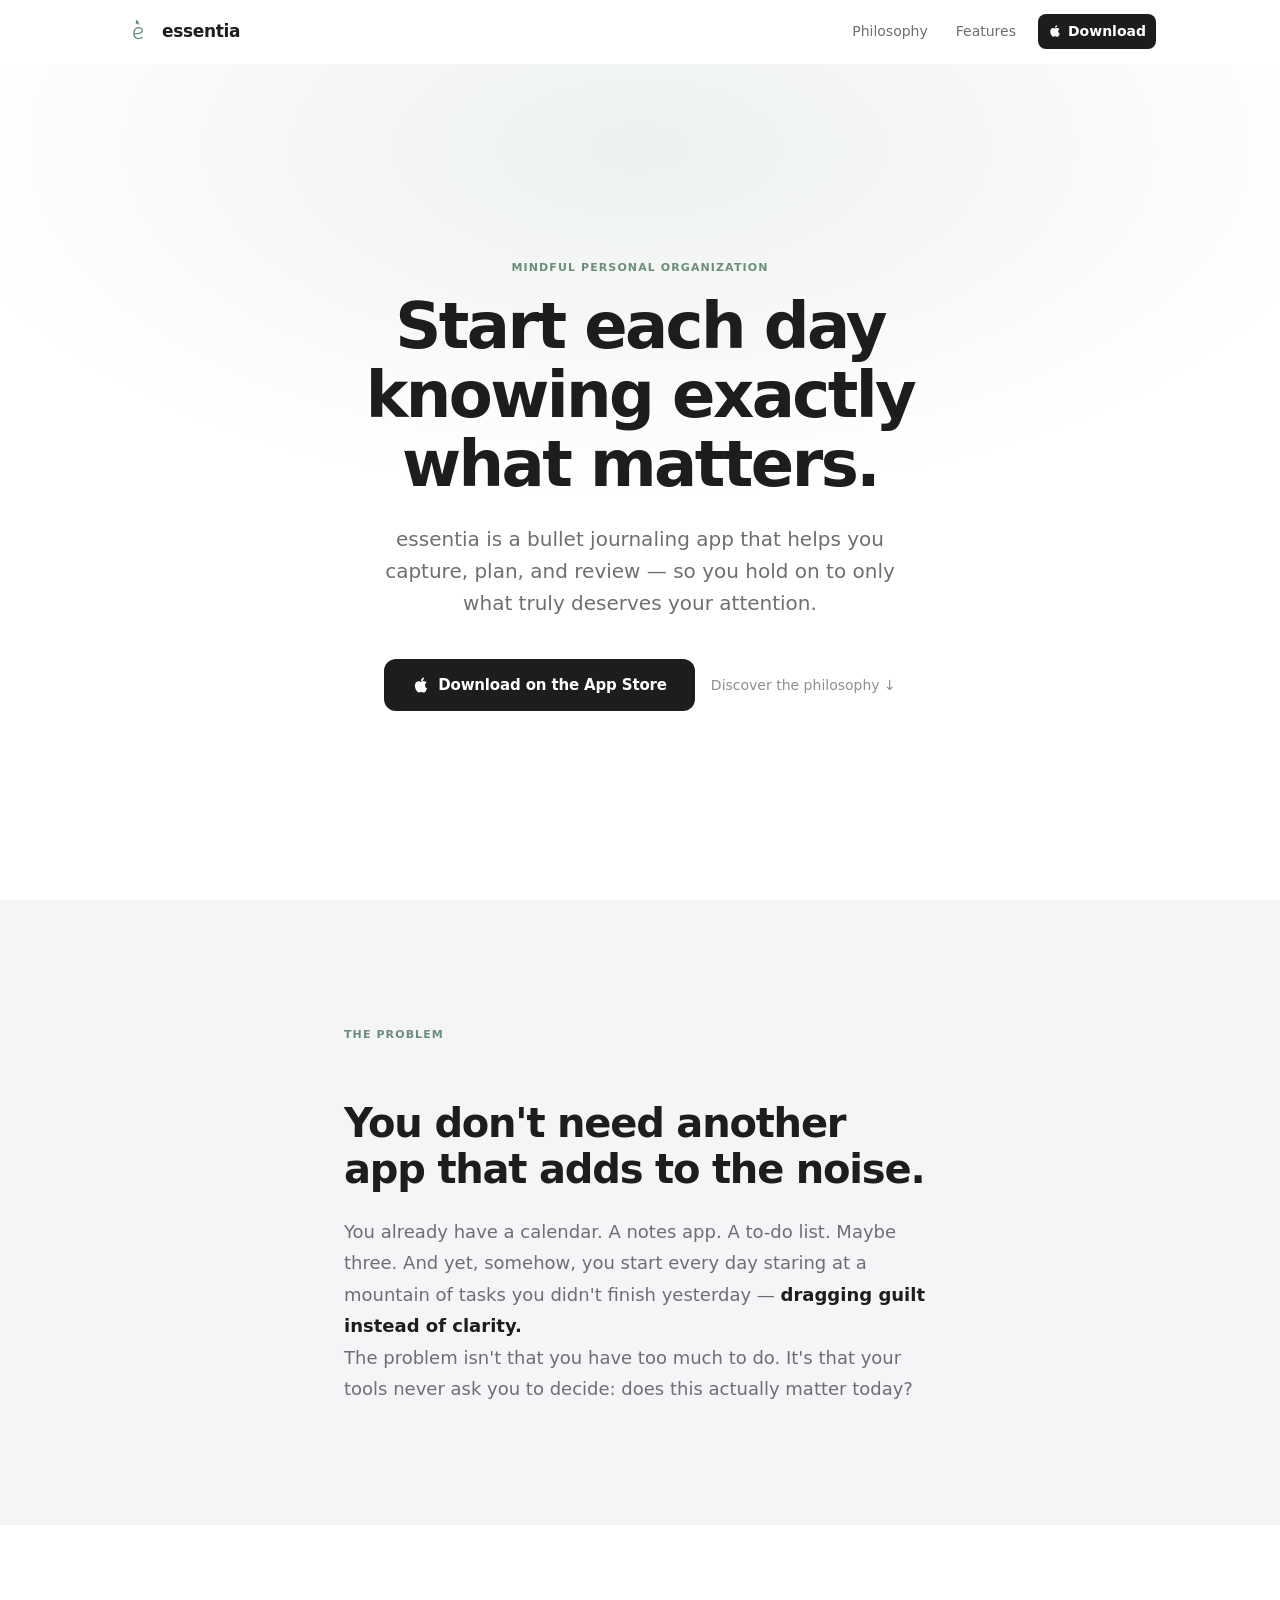
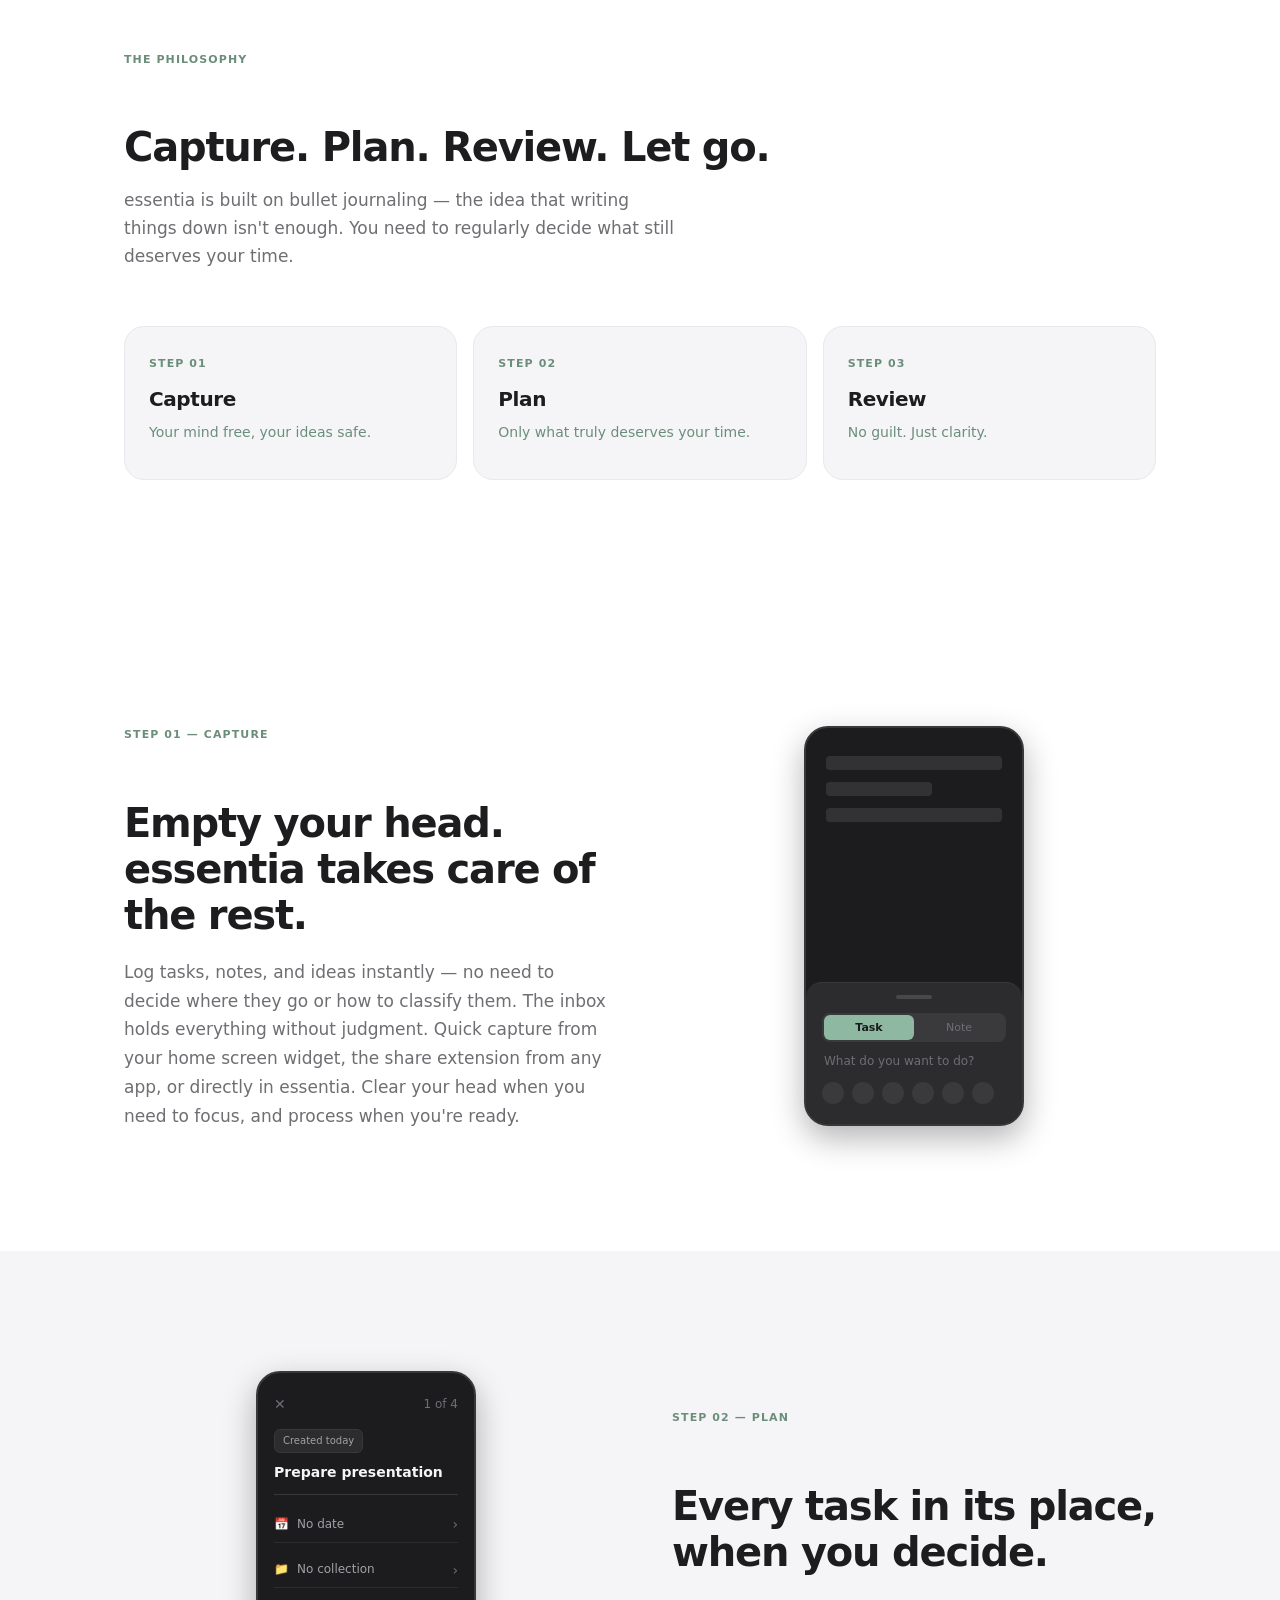
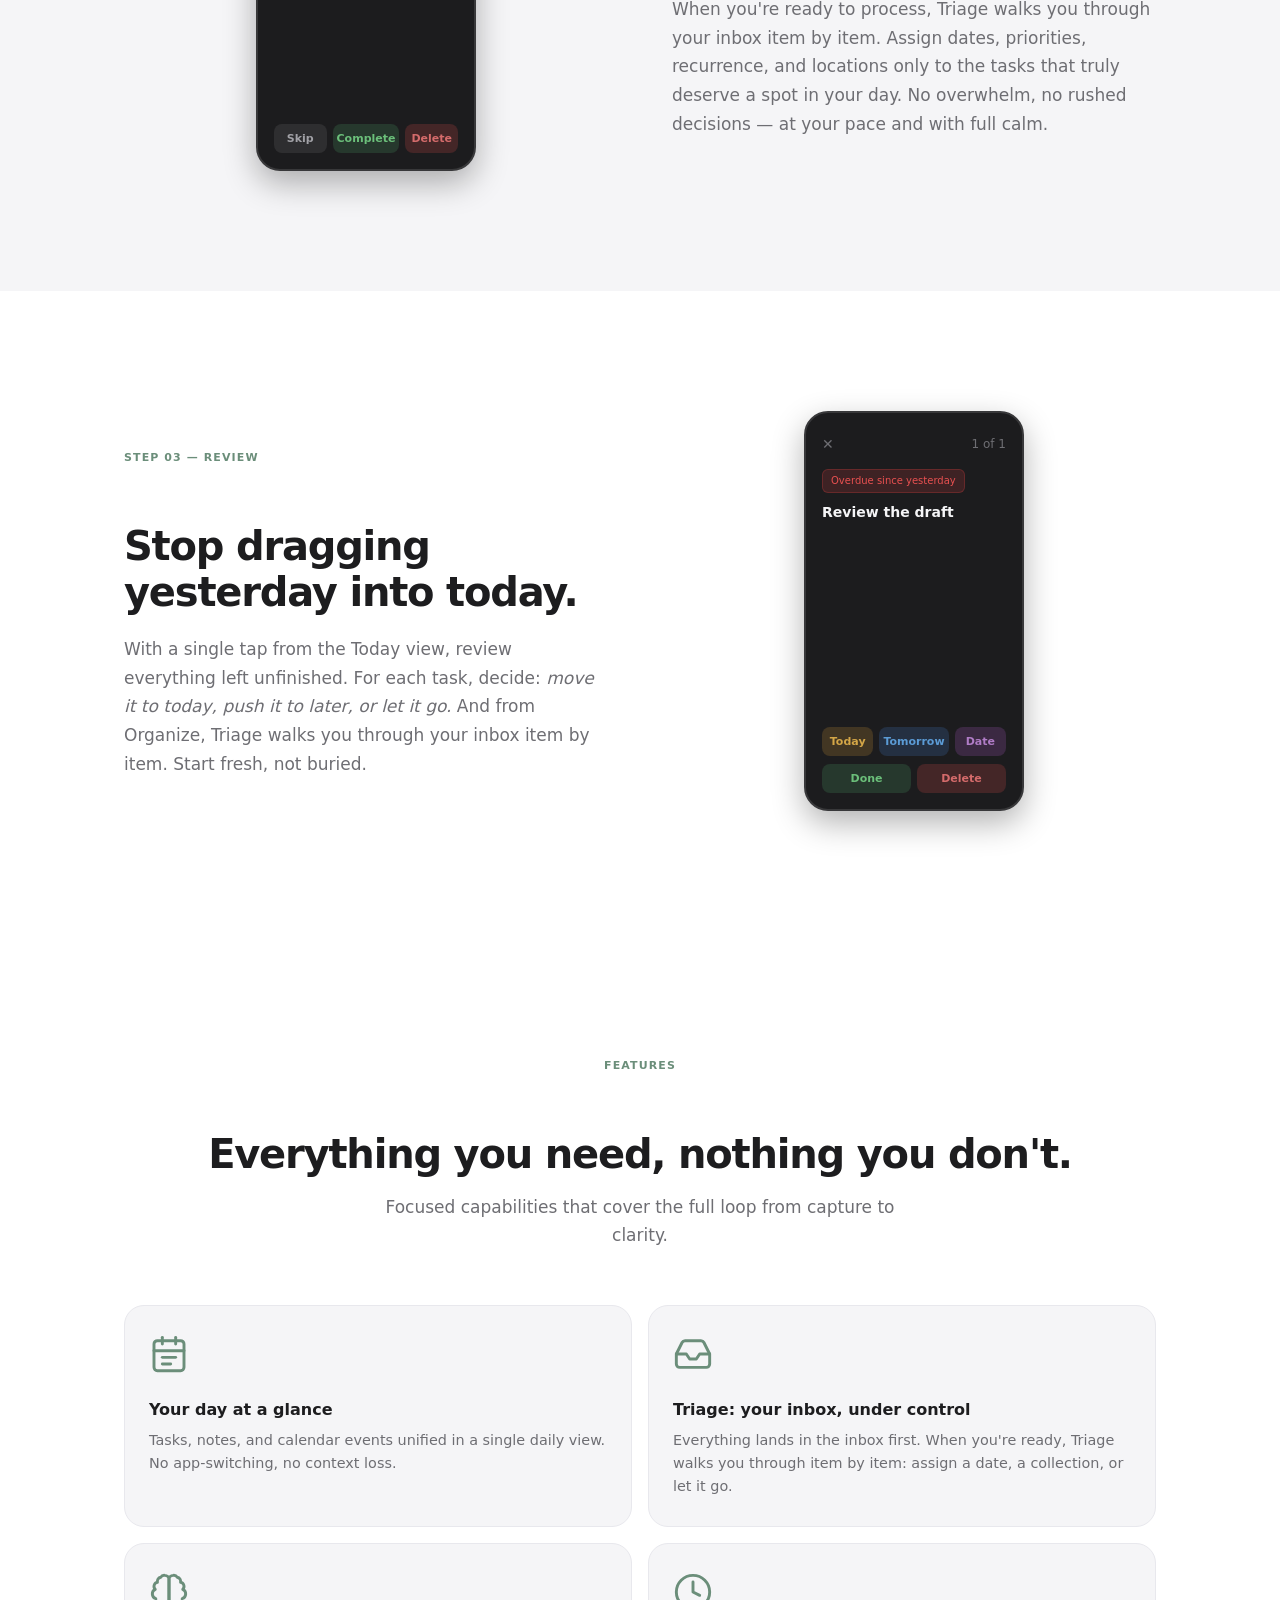
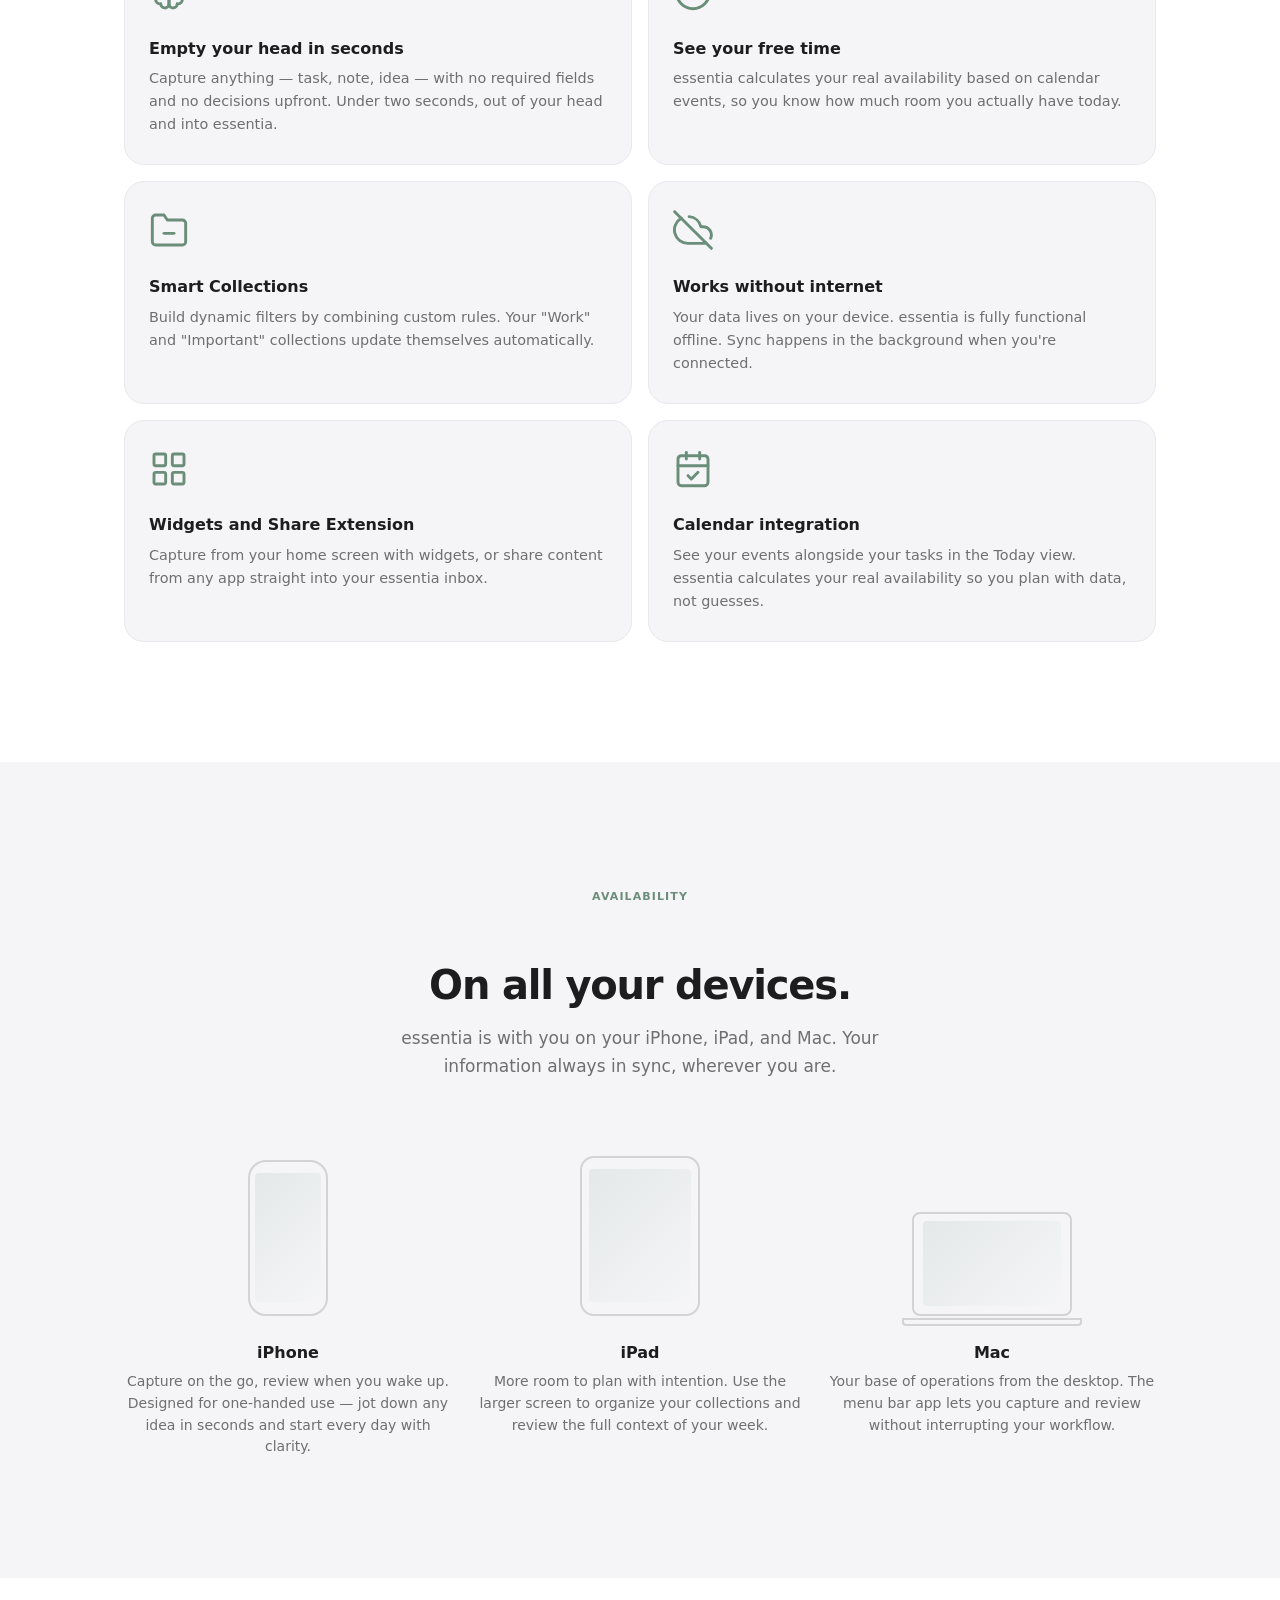
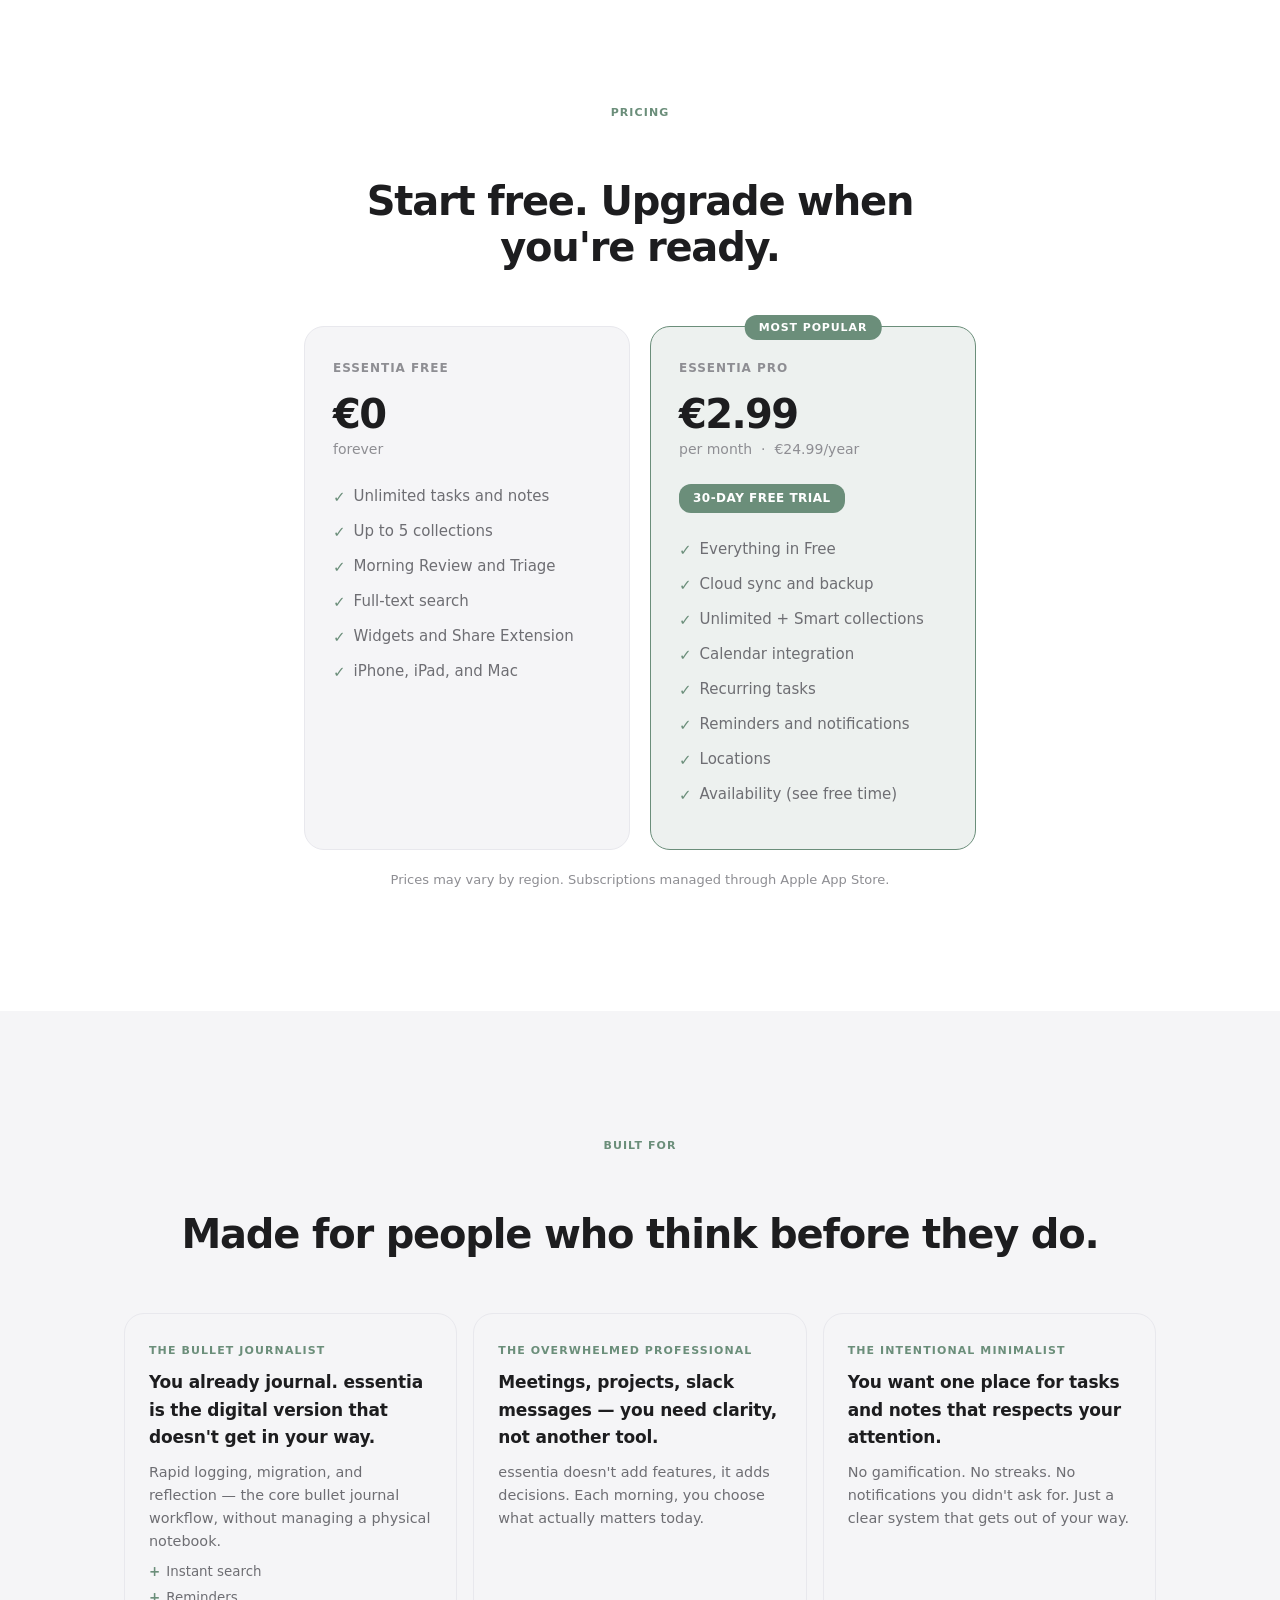
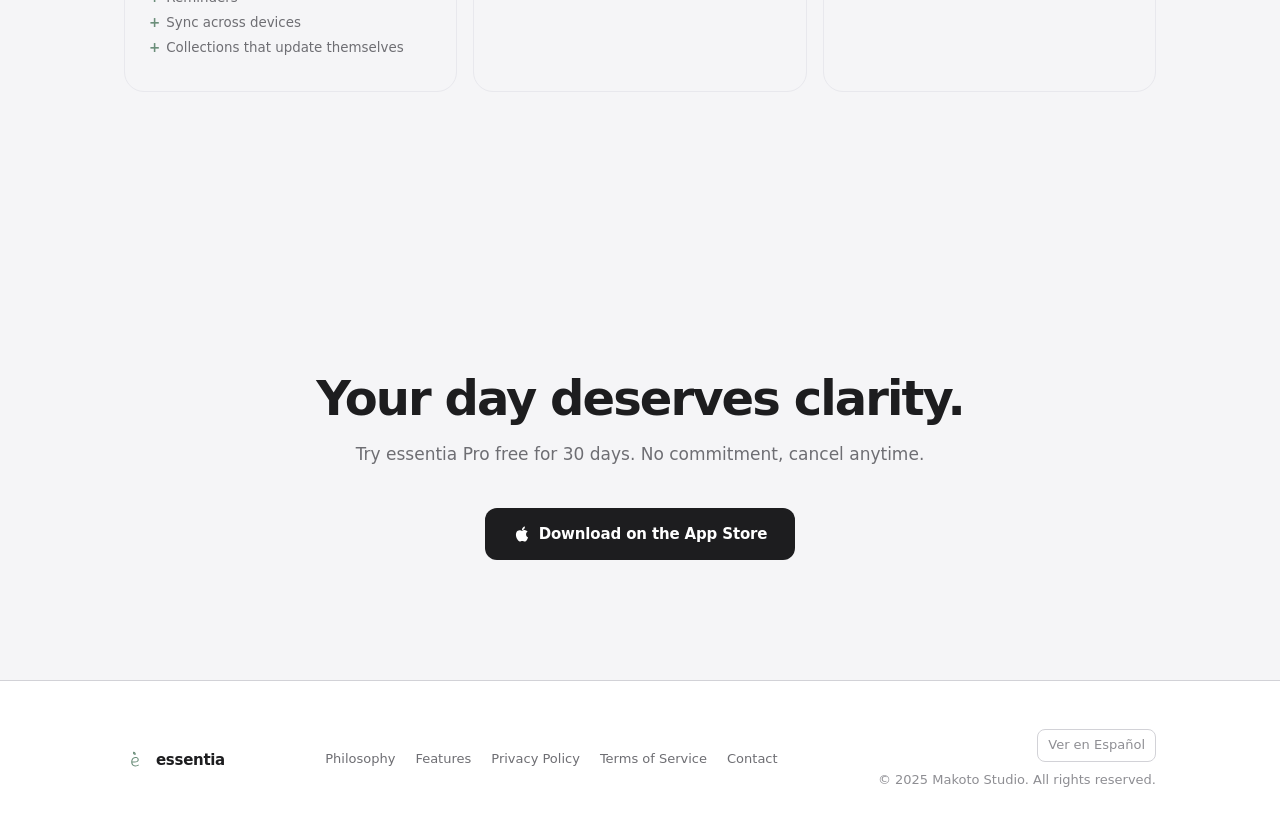
<file: index.html>
<!DOCTYPE html>
<html lang="en">
<head>
    <meta charset="UTF-8">
    <meta name="viewport" content="width=device-width, initial-scale=1.0">
    <title>essentia</title>
    <script>
        var lang = (navigator.language || navigator.userLanguage || 'en').toLowerCase();
        location.replace(lang.startsWith('es') ? '/es/' : '/en/');
    </script>
    <noscript>
        <meta http-equiv="refresh" content="0;url=/en/">
    </noscript>
</head>
<body>
    <p>Redirecting&hellip; <a href="/en/">Continue to essentia</a></p>
</body>
</html>
</file>
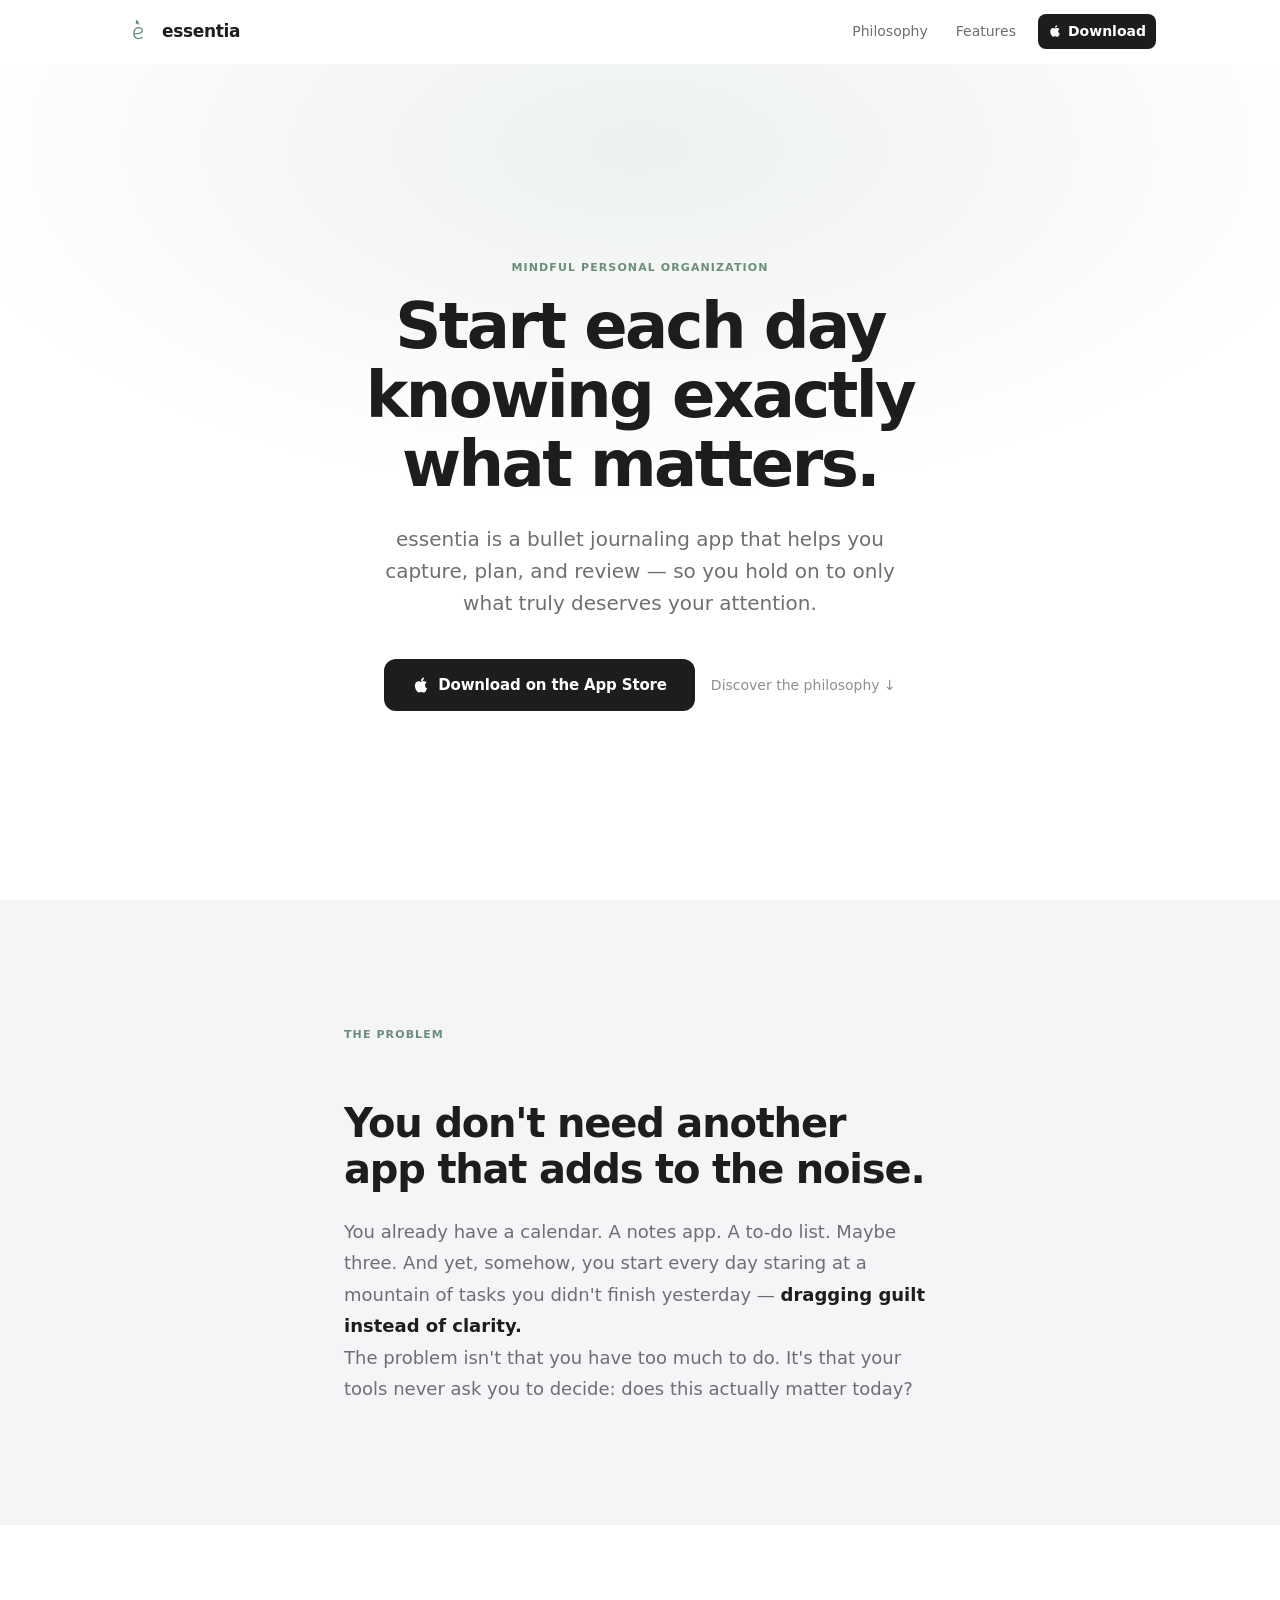
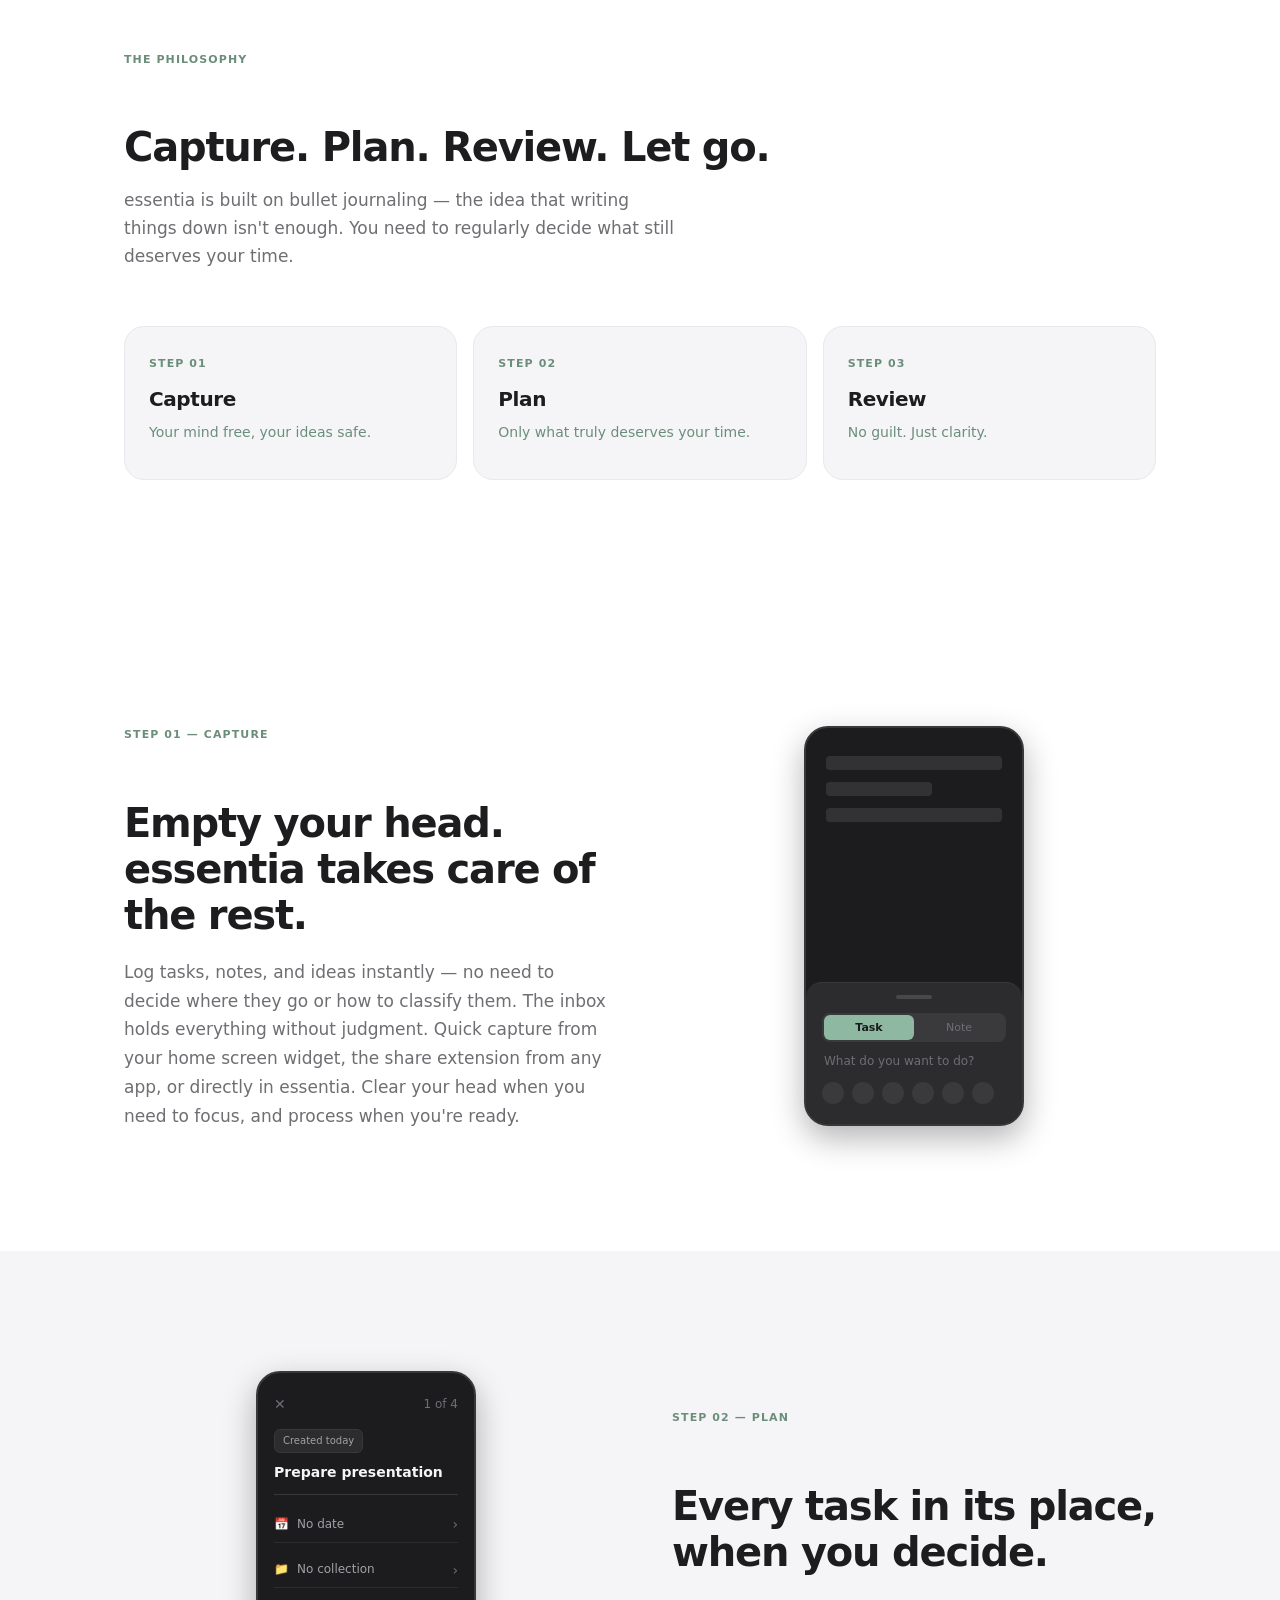
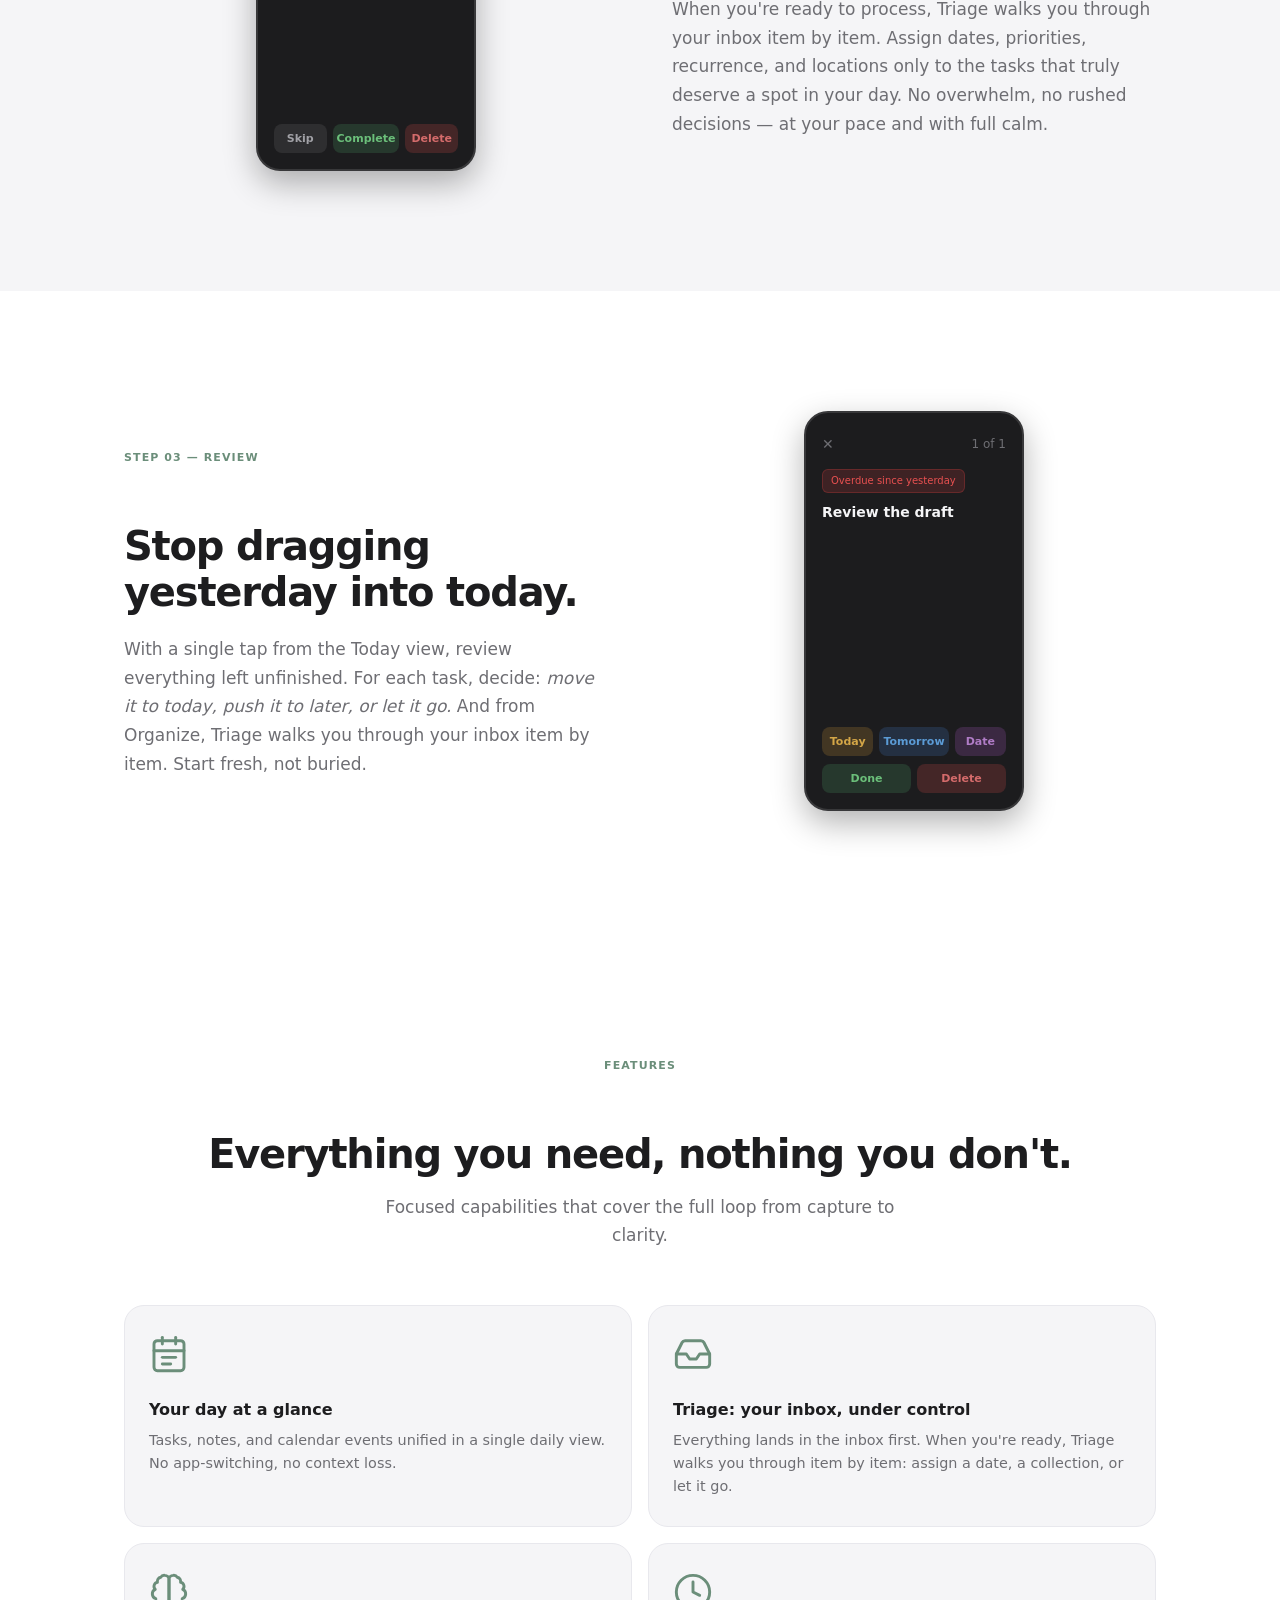
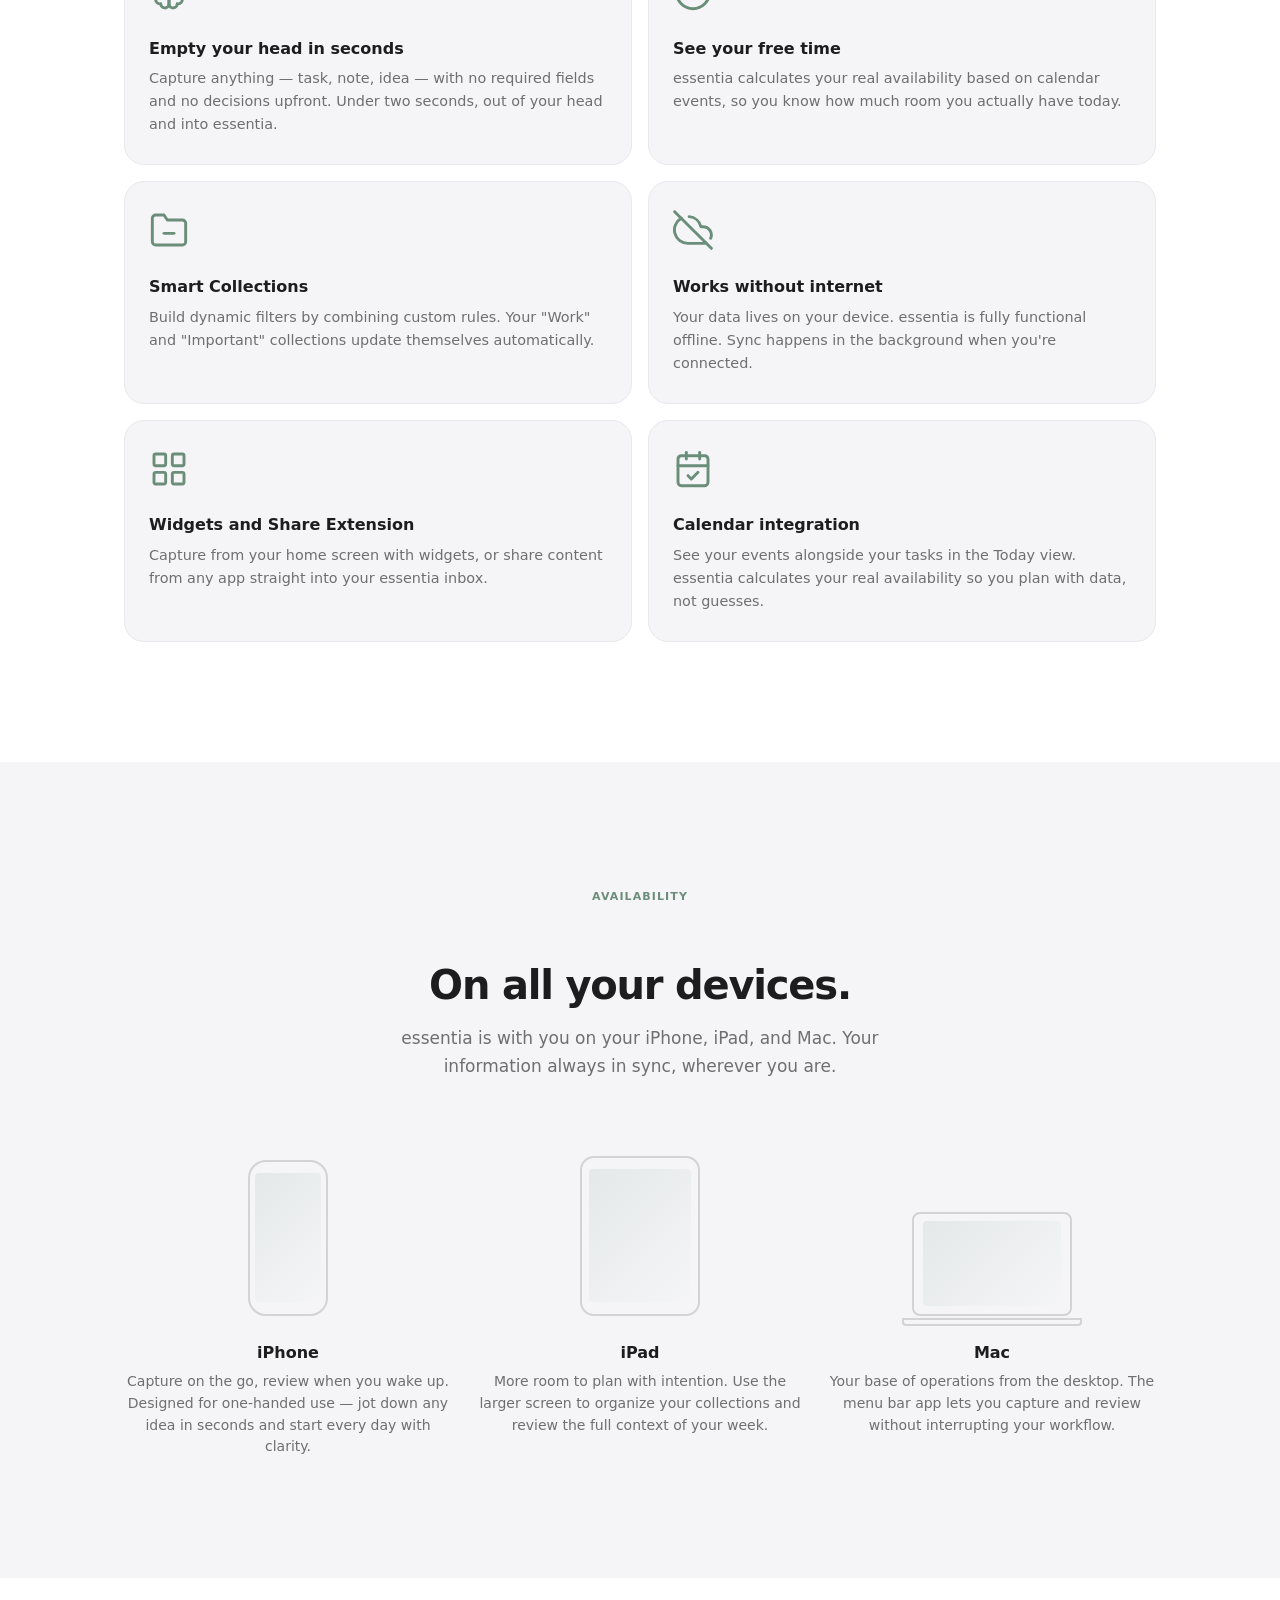
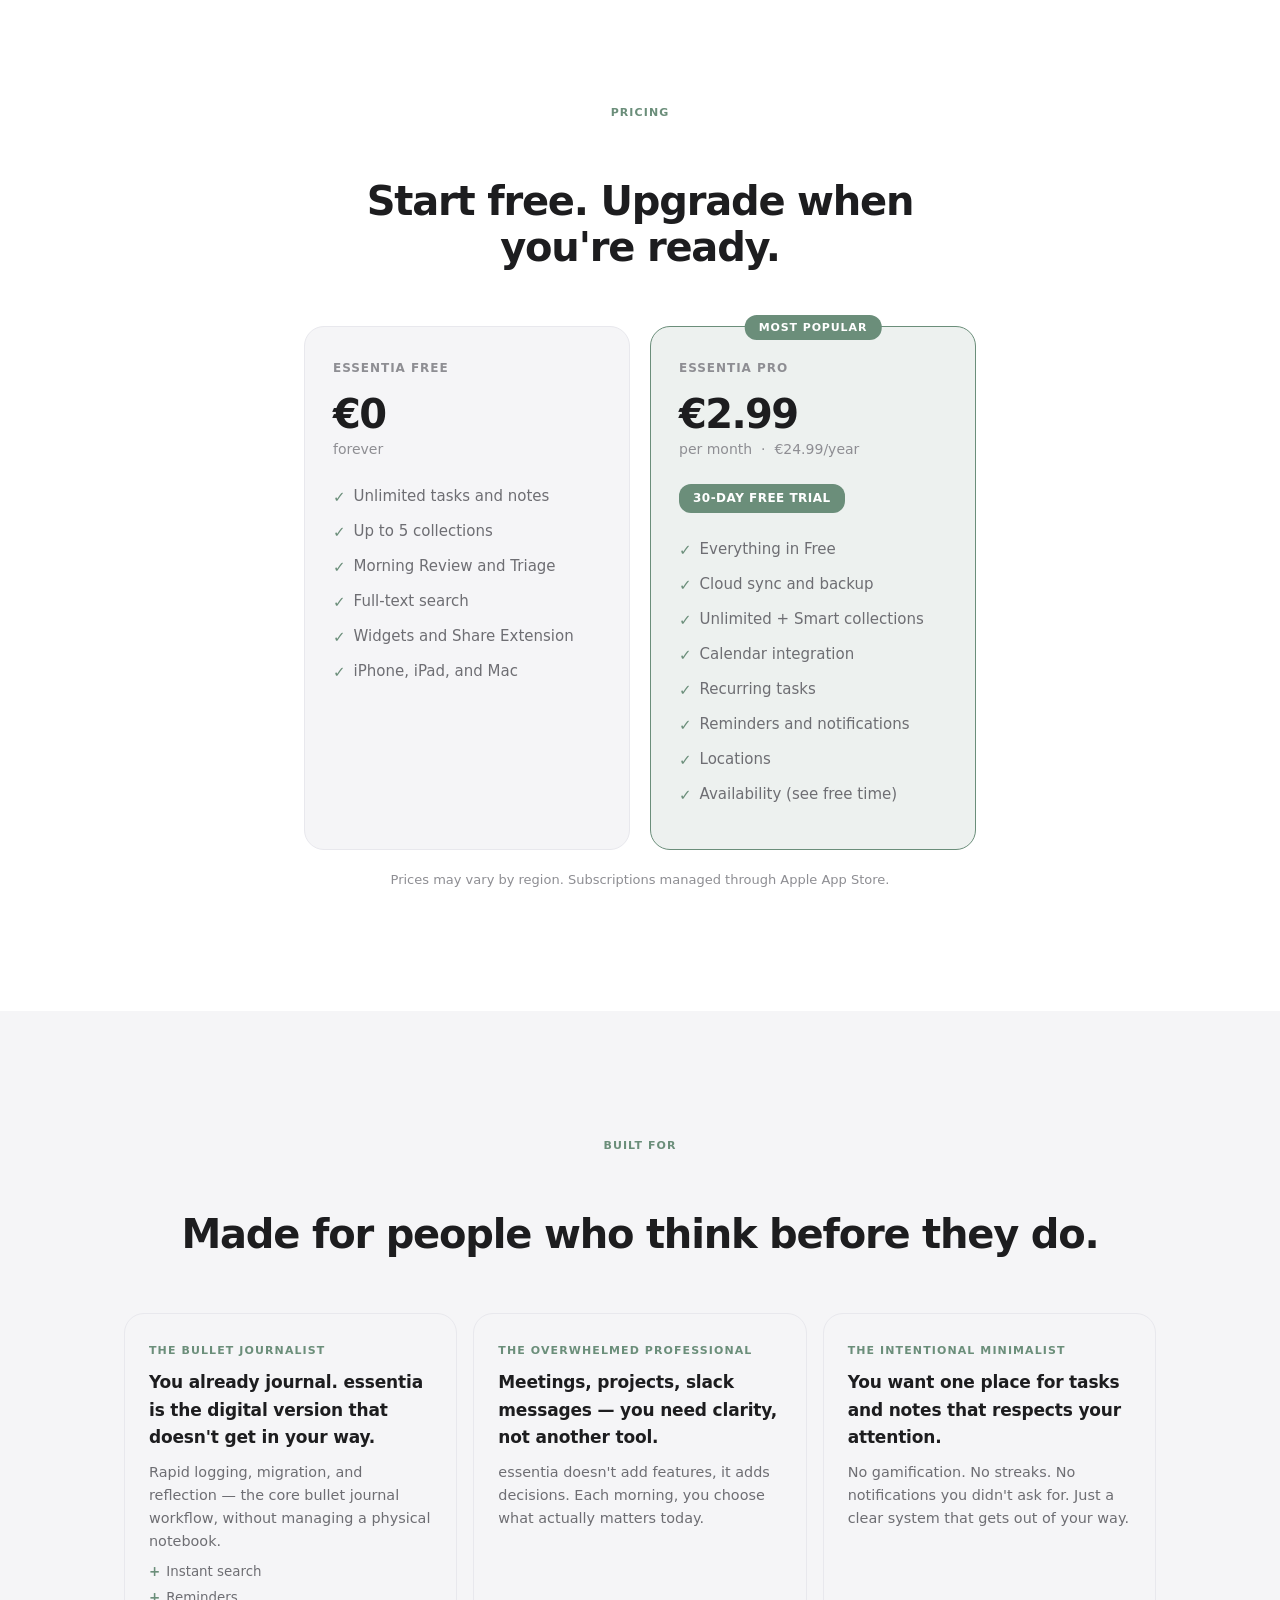
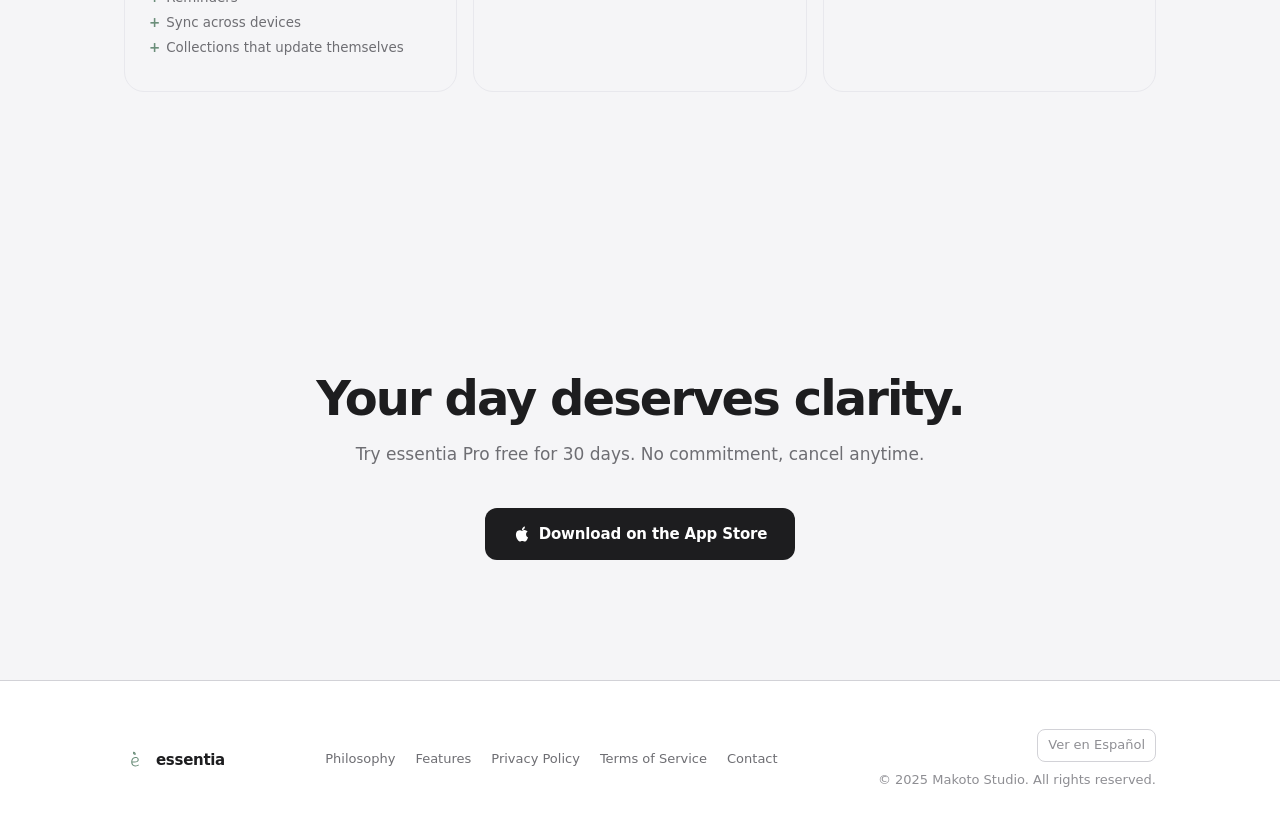
<file: en/index.html>
<!DOCTYPE html>
<html lang="en">
<head>
    <meta charset="UTF-8">
    <meta name="viewport" content="width=device-width, initial-scale=1.0">
    <title>essentia — Start each day knowing exactly what matters.</title>
    <meta name="description" content="essentia is a personal organization app built around bullet journaling. Capture quickly, plan intentionally, review and let go. Free on iPhone, iPad, and Mac.">
    <link rel="canonical" href="https://essentia.makotostudio.dev/en/">
    <link rel="alternate" hreflang="en" href="https://essentia.makotostudio.dev/en/">
    <link rel="alternate" hreflang="es" href="https://essentia.makotostudio.dev/es/">
    <link rel="alternate" hreflang="x-default" href="https://essentia.makotostudio.dev/en/">
    <link rel="stylesheet" href="/assets/css/styles.css?v=4">
    <link rel="icon" type="image/png" sizes="32x32" href="/assets/favicon-32.png">
    <link rel="icon" type="image/png" sizes="16x16" href="/assets/favicon-16.png">
    <link rel="apple-touch-icon" href="/assets/apple-touch-icon.png">
    <meta name="theme-color" content="#6B8E7A" media="(prefers-color-scheme: light)">
    <meta name="theme-color" content="#8FB8A2" media="(prefers-color-scheme: dark)">
    <!-- Open Graph -->
    <meta property="og:type" content="website">
    <meta property="og:url" content="https://essentia.makotostudio.dev/en/">
    <meta property="og:title" content="essentia — Start each day knowing exactly what matters.">
    <meta property="og:description" content="Personal organization built around bullet journaling. Capture, plan, review, let go. Free on iPhone, iPad, and Mac.">
    <meta property="og:locale" content="en_US">
    <meta property="og:locale:alternate" content="es_ES">
    <!-- Twitter Card -->
    <meta name="twitter:card" content="summary">
    <meta name="twitter:title" content="essentia — Personal organization for mental clarity">
    <meta name="twitter:description" content="Capture quickly, plan intentionally, review and let go. A bullet journaling app for iPhone, iPad, and Mac.">
</head>
<body>

<!-- =========================================================
     Header
     ========================================================= -->
<header class="site-header" id="top">
    <div class="container-wide">
        <a href="/en/" class="brand" aria-label="essentia home">
            <svg class="brand-logo" viewBox="0 0 375 375" xmlns="http://www.w3.org/2000/svg" aria-hidden="true">
                <defs>
                    <clipPath id="hdr-a"><path d="M 153 37 L 218 37 L 218 109 L 153 109 Z" clip-rule="nonzero"/></clipPath>
                    <clipPath id="hdr-b"><path d="M 143.835938 91.449219 L 158.710938 37.203125 L 231.039062 57.035156 L 216.167969 111.28125 Z" clip-rule="nonzero"/></clipPath>
                </defs>
                <g fill="currentColor">
                    <g transform="translate(109.29492, 293.578556)">
                        <path d="M 86.1875 3.140625 C 70.519531 3.140625 57.253906 -0.0976562 46.390625 -6.578125 C 35.523438 -13.054688 27.320312 -21.988281 21.78125 -33.375 C 16.25 -44.769531 13.484375 -57.675781 13.484375 -72.09375 C 13.484375 -86.300781 16.144531 -100.09375 21.46875 -113.46875 C 26.800781 -126.84375 34.847656 -137.8125 45.609375 -146.375 C 56.367188 -154.9375 69.476562 -159.21875 84.9375 -159.21875 C 95.175781 -159.21875 104.679688 -157.234375 113.453125 -153.265625 C 122.234375 -149.296875 129.179688 -143.65625 134.296875 -136.34375 C 139.421875 -129.03125 141.984375 -120.566406 141.984375 -110.953125 C 141.984375 -95.492188 135.398438 -83.53125 122.234375 -75.0625 C 109.078125 -66.601562 90.898438 -62.476562 67.703125 -62.6875 L 33.21875 -63 C 35.101562 -46.90625 40.484375 -34.679688 49.359375 -26.328125 C 58.242188 -17.972656 70.519531 -13.796875 86.1875 -13.796875 C 95.59375 -13.796875 104.316406 -15.097656 112.359375 -17.703125 C 120.410156 -20.316406 128.195312 -24.34375 135.71875 -29.78125 L 145.125 -17.234375 C 137.175781 -10.960938 128.132812 -6 118 -2.34375 C 107.875 1.3125 97.269531 3.140625 86.1875 3.140625 Z M 71.78125 -78.984375 C 106.050781 -78.984375 123.1875 -89.742188 123.1875 -111.265625 C 123.1875 -121.710938 119.578125 -129.492188 112.359375 -134.609375 C 105.148438 -139.734375 96.320312 -142.296875 85.875 -142.296875 C 74.175781 -142.296875 64.300781 -138.953125 56.25 -132.265625 C 48.207031 -125.578125 42.203125 -117.320312 38.234375 -107.5 C 34.265625 -97.6875 32.28125 -88.179688 32.28125 -78.984375 Z"/>
                    </g>
                </g>
                <g clip-path="url(#hdr-a)">
                    <g clip-path="url(#hdr-b)">
                        <path fill="currentColor" d="M 153.945312 59.90625 C 153.421875 67.816406 152.960938 75.175781 157.023438 83.140625 C 161.089844 91.105469 167.441406 95.226562 170.179688 96.925781 C 180.109375 103.167969 190.183594 103.203125 194.546875 102.910156 C 194.710938 102.890156 194.757812 102.714844 194.664062 102.59375 C 190.375 97.992188 187.121094 93.898438 184.8125 90.757812 C 181.253906 85.914062 179.082031 82.972656 177.125 78.535156 C 175.039062 73.773438 174.066406 69.449219 173.648438 66.226562 C 173.609375 66.027344 173.925781 65.921875 173.992188 66.132812 C 176.792969 72.226562 180.808594 79.449219 186.539062 86.886719 C 189.675781 90.949219 192.828125 94.480469 195.847656 97.464844 C 198.765625 101.054688 202.402344 103.984375 206.476562 105.894531 C 209.28125 107.234375 212.273438 108.121094 215.394531 108.53125 C 216.371094 108.671875 217.269531 108.0625 217.527344 107.117188 C 217.542969 107.058594 217.558594 107 217.582031 106.910156 C 217.75 105.847656 216.957031 104.804688 215.855469 104.660156 C 213.160156 104.304688 210.582031 103.53125 208.136719 102.386719 C 204.738281 100.789062 201.683594 98.398438 199.226562 95.441406 C 199.175781 95.394531 199.160156 95.328125 199.179688 95.269531 C 200.433594 89.652344 201.375 80.902344 198.261719 71.199219 C 193.300781 55.632812 181.203125 47.8125 176.5 44.839844 C 169.84375 40.667969 163.527344 38.714844 159.222656 37.757812 C 159.136719 37.730469 159.058594 37.773438 159.007812 37.855469 C 155.355469 47.003906 154.289062 54.828125 153.945312 59.90625 Z" fill-rule="nonzero"/>
                    </g>
                </g>
            </svg>
            <span class="brand-name">essentia</span>
        </a>
        <nav class="site-nav" aria-label="Main navigation">
            <a href="#how-it-works" class="nav-how">Philosophy</a>
            <a href="#features" class="nav-features">Features</a>
            <a href="https://apps.apple.com/app/id6757391404" class="nav-download" aria-label="Download essentia on the App Store">
                <svg viewBox="0 0 24 24" fill="currentColor" width="14" height="14" aria-hidden="true"><path d="M18.71 19.5c-.83 1.24-1.71 2.45-3.05 2.47-1.34.03-1.77-.79-3.29-.79-1.53 0-2 .77-3.27.82-1.31.05-2.3-1.32-3.14-2.53C4.25 17 2.94 12.45 4.7 9.39c.87-1.52 2.43-2.48 4.12-2.51 1.28-.02 2.5.87 3.29.87.78 0 2.26-1.07 3.8-.91.65.03 2.47.26 3.64 1.98-.09.06-2.17 1.28-2.15 3.81.03 3.02 2.65 4.03 2.68 4.04-.03.07-.42 1.44-1.38 2.83M13 3.5c.73-.83 1.94-1.46 2.94-1.5.13 1.17-.34 2.35-1.04 3.19-.69.85-1.83 1.51-2.95 1.42-.15-1.15.41-2.35 1.05-3.11z"/></svg>
                <span class="nav-download-text">Download</span>
            </a>
        </nav>
    </div>
</header>

<main>

<!-- =========================================================
     Hero
     ========================================================= -->
<section class="hero" aria-labelledby="hero-heading">
    <div class="container">
        <span class="section-label hero-animate">Mindful personal organization</span>
        <h1 class="hero-title hero-animate" id="hero-heading">
            Start each day knowing exactly what matters.
        </h1>
        <p class="hero-subtitle hero-animate">
            essentia is a bullet journaling app that helps you capture, plan, and review — so you hold on to only what truly deserves your attention.
        </p>
        <div class="hero-actions hero-animate">
            <a href="https://apps.apple.com/app/id6757391404" class="btn-primary" aria-label="Download essentia on the App Store">
                <svg viewBox="0 0 24 24" fill="currentColor" width="18" height="18" aria-hidden="true"><path d="M18.71 19.5c-.83 1.24-1.71 2.45-3.05 2.47-1.34.03-1.77-.79-3.29-.79-1.53 0-2 .77-3.27.82-1.31.05-2.3-1.32-3.14-2.53C4.25 17 2.94 12.45 4.7 9.39c.87-1.52 2.43-2.48 4.12-2.51 1.28-.02 2.5.87 3.29.87.78 0 2.26-1.07 3.8-.91.65.03 2.47.26 3.64 1.98-.09.06-2.17 1.28-2.15 3.81.03 3.02 2.65 4.03 2.68 4.04-.03.07-.42 1.44-1.38 2.83M13 3.5c.73-.83 1.94-1.46 2.94-1.5.13 1.17-.34 2.35-1.04 3.19-.69.85-1.83 1.51-2.95 1.42-.15-1.15.41-2.35 1.05-3.11z"/></svg>
                Download on the App Store
            </a>
            <a href="#how-it-works" class="hero-scroll-hint">
                Discover the philosophy ↓
            </a>
        </div>
    </div>
</section>

<!-- =========================================================
     The Problem
     ========================================================= -->
<section class="problem" aria-labelledby="problem-heading">
    <div class="container-narrow">
        <span class="section-label reveal">The problem</span>
        <h2 class="problem-title reveal" id="problem-heading">
            You don't need another app that adds to the noise.
        </h2>
        <p class="problem-body reveal">
            You already have a calendar. A notes app. A to-do list. Maybe three. And yet, somehow, you start every day staring at a mountain of tasks you didn't finish yesterday — <strong>dragging guilt instead of clarity.</strong>
        </p>
        <p class="problem-body reveal">
            The problem isn't that you have too much to do. It's that your tools never ask you to decide: does this actually matter today?
        </p>
    </div>
</section>

<!-- =========================================================
     Philosophy — How It Works
     ========================================================= -->
<section class="section" id="how-it-works" aria-labelledby="philosophy-heading">
    <div class="container-wide">
        <div class="section-header">
            <span class="section-label">The philosophy</span>
            <h2 class="section-title" id="philosophy-heading">Capture. Plan. Review. Let go.</h2>
            <p class="section-subtitle philosophy-intro">
                essentia is built on bullet journaling — the idea that writing things down isn't enough. You need to regularly decide what still deserves your time.
            </p>
        </div>
        <div class="philosophy-cards reveal-stagger">
            <div class="philosophy-card">
                <span class="philosophy-step">Step 01</span>
                <h3>Capture</h3>
                <span class="philosophy-tagline">Your mind free, your ideas safe.</span>
            </div>
            <div class="philosophy-card">
                <span class="philosophy-step">Step 02</span>
                <h3>Plan</h3>
                <span class="philosophy-tagline">Only what truly deserves your time.</span>
            </div>
            <div class="philosophy-card">
                <span class="philosophy-step">Step 03</span>
                <h3>Review</h3>
                <span class="philosophy-tagline">No guilt. Just clarity.</span>
            </div>
        </div>
    </div>
</section>

<!-- =========================================================
     Philosophy Detail — Capture
     ========================================================= -->
<section class="philosophy-detail" aria-labelledby="capture-heading">
    <div class="container-wide">
        <div class="philosophy-detail-inner">
            <div class="philosophy-detail-text">
                <span class="section-label">Step 01 — Capture</span>
                <h2 class="section-title" id="capture-heading">Empty your head. essentia takes care of the rest.</h2>
                <p>Log tasks, notes, and ideas instantly — no need to decide where they go or how to classify them. The inbox holds everything without judgment. Quick capture from your home screen widget, the share extension from any app, or directly in essentia. Clear your head when you need to focus, and process when you're ready.</p>
            </div>
            <div class="philosophy-visual">
                <div class="phone-mockup" aria-hidden="true">
                    <div class="mockup-inbox-lines">
                        <div class="mockup-inbox-line"></div>
                        <div class="mockup-inbox-line mockup-inbox-line--short"></div>
                        <div class="mockup-inbox-line"></div>
                    </div>
                    <div class="mockup-sheet">
                        <div class="mockup-sheet-handle"></div>
                        <div class="mockup-sheet-toggle">
                            <span class="mockup-toggle-active">Task</span>
                            <span class="mockup-toggle-inactive">Note</span>
                        </div>
                        <p class="mockup-sheet-placeholder">What do you want to do?</p>
                        <div class="mockup-sheet-icons">
                            <div class="mockup-icon-dot"></div>
                            <div class="mockup-icon-dot"></div>
                            <div class="mockup-icon-dot"></div>
                            <div class="mockup-icon-dot"></div>
                            <div class="mockup-icon-dot"></div>
                            <div class="mockup-icon-dot"></div>
                        </div>
                    </div>
                </div>
            </div>
        </div>
    </div>
</section>

<!-- =========================================================
     Philosophy Detail — Plan
     ========================================================= -->
<section class="philosophy-detail philosophy-detail--alt" aria-labelledby="plan-heading">
    <div class="container-wide">
        <div class="philosophy-detail-inner philosophy-detail-inner--reversed">
            <div class="philosophy-detail-text">
                <span class="section-label">Step 02 — Plan</span>
                <h2 class="section-title" id="plan-heading">Every task in its place, when you decide.</h2>
                <p>When you're ready to process, Triage walks you through your inbox item by item. Assign dates, priorities, recurrence, and locations only to the tasks that truly deserve a spot in your day. No overwhelm, no rushed decisions — at your pace and with full calm.</p>
            </div>
            <div class="philosophy-visual">
                <div class="phone-mockup" aria-hidden="true">
                    <div class="mockup-triage">
                        <div class="mockup-triage-header">
                            <span class="mockup-close">✕</span>
                            <span class="mockup-counter">1 of 4</span>
                        </div>
                        <span class="mockup-badge-neutral">Created today</span>
                        <p class="mockup-task-title">Prepare presentation</p>
                        <div class="mockup-separator"></div>
                        <div class="mockup-meta-row">
                            <span class="mockup-meta-icon">📅</span>
                            <span class="mockup-meta-label">No date</span>
                            <span class="mockup-meta-chevron">›</span>
                        </div>
                        <div class="mockup-meta-row">
                            <span class="mockup-meta-icon">📁</span>
                            <span class="mockup-meta-label">No collection</span>
                            <span class="mockup-meta-chevron">›</span>
                        </div>
                        <div class="mockup-triage-actions">
                            <button class="mockup-btn mockup-btn--skip">Skip</button>
                            <button class="mockup-btn mockup-btn--complete">Complete</button>
                            <button class="mockup-btn mockup-btn--delete">Delete</button>
                        </div>
                    </div>
                </div>
            </div>
        </div>
    </div>
</section>

<!-- =========================================================
     Philosophy Detail — Review
     ========================================================= -->
<section class="philosophy-detail" aria-labelledby="review-heading">
    <div class="container-wide">
        <div class="philosophy-detail-inner">
            <div class="philosophy-detail-text">
                <span class="section-label">Step 03 — Review</span>
                <h2 class="section-title" id="review-heading">Stop dragging yesterday into today.</h2>
                <p>With a single tap from the Today view, review everything left unfinished. For each task, decide: <em>move it to today, push it to later, or let it go.</em> And from Organize, Triage walks you through your inbox item by item. Start fresh, not buried.</p>
            </div>
            <div class="philosophy-visual">
                <div class="phone-mockup" aria-hidden="true">
                    <div class="mockup-review">
                        <div class="mockup-triage-header">
                            <span class="mockup-close">✕</span>
                            <span class="mockup-counter">1 of 1</span>
                        </div>
                        <span class="mockup-badge-overdue">Overdue since yesterday</span>
                        <p class="mockup-task-title">Review the draft</p>
                        <div class="mockup-review-actions">
                            <div class="mockup-review-row">
                                <button class="mockup-btn mockup-btn--today">Today</button>
                                <button class="mockup-btn mockup-btn--tomorrow">Tomorrow</button>
                                <button class="mockup-btn mockup-btn--pick-date">Date</button>
                            </div>
                            <div class="mockup-review-row">
                                <button class="mockup-btn mockup-btn--done">Done</button>
                                <button class="mockup-btn mockup-btn--delete">Delete</button>
                            </div>
                        </div>
                    </div>
                </div>
            </div>
        </div>
    </div>
</section>

<!-- =========================================================
     Features Grid
     ========================================================= -->
<section class="section" id="features" aria-labelledby="features-heading">
    <div class="container-wide">
        <div class="section-header centered">
            <span class="section-label">Features</span>
            <h2 class="section-title" id="features-heading">Everything you need, nothing you don't.</h2>
            <p class="section-subtitle">Focused capabilities that cover the full loop from capture to clarity.</p>
        </div>
        <div class="features-grid reveal-stagger">
            <div class="feature-card">
                <svg class="feature-icon" viewBox="0 0 24 24" fill="none" stroke="currentColor" stroke-width="1.75" stroke-linecap="round" stroke-linejoin="round" aria-hidden="true">
                    <rect x="3" y="4" width="18" height="18" rx="2"/>
                    <line x1="16" y1="2" x2="16" y2="6"/>
                    <line x1="8" y1="2" x2="8" y2="6"/>
                    <line x1="3" y1="10" x2="21" y2="10"/>
                    <line x1="8" y1="14" x2="16" y2="14"/>
                    <line x1="8" y1="18" x2="13" y2="18"/>
                </svg>
                <p class="feature-title">Your day at a glance</p>
                <p class="feature-desc">Tasks, notes, and calendar events unified in a single daily view. No app-switching, no context loss.</p>
            </div>
            <div class="feature-card">
                <svg class="feature-icon" viewBox="0 0 24 24" fill="none" stroke="currentColor" stroke-width="1.75" stroke-linecap="round" stroke-linejoin="round" aria-hidden="true">
                    <polyline points="22 12 16 12 14 15 10 15 8 12 2 12"/>
                    <path d="M5.45 5.11L2 12v6a2 2 0 0 0 2 2h16a2 2 0 0 0 2-2v-6l-3.45-6.89A2 2 0 0 0 16.76 4H7.24a2 2 0 0 0-1.79 1.11z"/>
                </svg>
                <p class="feature-title">Triage: your inbox, under control</p>
                <p class="feature-desc">Everything lands in the inbox first. When you're ready, Triage walks you through item by item: assign a date, a collection, or let it go.</p>
            </div>
            <div class="feature-card">
                <svg class="feature-icon" viewBox="0 0 24 24" fill="none" stroke="currentColor" stroke-width="1.75" stroke-linecap="round" stroke-linejoin="round" aria-hidden="true">
                    <path d="M9.5 2A2.5 2.5 0 0 1 12 4.5v15a2.5 2.5 0 0 1-4.96-.44 2.5 2.5 0 0 1-2.96-3.08 3 3 0 0 1-.34-5.58 2.5 2.5 0 0 1 1.32-4.24 2.5 2.5 0 0 1 1.98-3A2.5 2.5 0 0 1 9.5 2Z"/>
                    <path d="M14.5 2A2.5 2.5 0 0 0 12 4.5v15a2.5 2.5 0 0 0 4.96-.44 2.5 2.5 0 0 0 2.96-3.08 3 3 0 0 0 .34-5.58 2.5 2.5 0 0 0-1.32-4.24 2.5 2.5 0 0 0-1.98-3A2.5 2.5 0 0 0 14.5 2Z"/>
                </svg>
                <p class="feature-title">Empty your head in seconds</p>
                <p class="feature-desc">Capture anything — task, note, idea — with no required fields and no decisions upfront. Under two seconds, out of your head and into essentia.</p>
            </div>
            <div class="feature-card">
                <svg class="feature-icon" viewBox="0 0 24 24" fill="none" stroke="currentColor" stroke-width="1.75" stroke-linecap="round" stroke-linejoin="round" aria-hidden="true">
                    <circle cx="12" cy="12" r="10"/>
                    <polyline points="12 6 12 12 16 14"/>
                </svg>
                <p class="feature-title">See your free time</p>
                <p class="feature-desc">essentia calculates your real availability based on calendar events, so you know how much room you actually have today.</p>
            </div>
            <div class="feature-card">
                <svg class="feature-icon" viewBox="0 0 24 24" fill="none" stroke="currentColor" stroke-width="1.75" stroke-linecap="round" stroke-linejoin="round" aria-hidden="true">
                    <path d="M22 19a2 2 0 0 1-2 2H4a2 2 0 0 1-2-2V5a2 2 0 0 1 2-2h5l2 3h9a2 2 0 0 1 2 2z"/>
                    <line x1="9" y1="14" x2="15" y2="14"/>
                </svg>
                <p class="feature-title">Smart Collections</p>
                <p class="feature-desc">Build dynamic filters by combining custom rules. Your "Work" and "Important" collections update themselves automatically.</p>
            </div>
            <div class="feature-card">
                <svg class="feature-icon" viewBox="0 0 24 24" fill="none" stroke="currentColor" stroke-width="1.75" stroke-linecap="round" stroke-linejoin="round" aria-hidden="true">
                    <path d="M22.61 16.95A5 5 0 0 0 18 10h-1.26a8 8 0 0 0-7.05-6M5 5a8 8 0 0 0 4 15h9a5 5 0 0 0 1.7-.3"/>
                    <line x1="1" y1="1" x2="23" y2="23"/>
                </svg>
                <p class="feature-title">Works without internet</p>
                <p class="feature-desc">Your data lives on your device. essentia is fully functional offline. Sync happens in the background when you're connected.</p>
            </div>
            <div class="feature-card">
                <svg class="feature-icon" viewBox="0 0 24 24" fill="none" stroke="currentColor" stroke-width="1.75" stroke-linecap="round" stroke-linejoin="round" aria-hidden="true">
                    <rect x="3" y="3" width="7" height="7" rx="1"/>
                    <rect x="14" y="3" width="7" height="7" rx="1"/>
                    <rect x="3" y="14" width="7" height="7" rx="1"/>
                    <rect x="14" y="14" width="7" height="7" rx="1"/>
                </svg>
                <p class="feature-title">Widgets and Share Extension</p>
                <p class="feature-desc">Capture from your home screen with widgets, or share content from any app straight into your essentia inbox.</p>
            </div>
            <div class="feature-card">
                <svg class="feature-icon" viewBox="0 0 24 24" fill="none" stroke="currentColor" stroke-width="1.75" stroke-linecap="round" stroke-linejoin="round" aria-hidden="true">
                    <rect x="3" y="4" width="18" height="18" rx="2"/>
                    <line x1="16" y1="2" x2="16" y2="6"/>
                    <line x1="8" y1="2" x2="8" y2="6"/>
                    <line x1="3" y1="10" x2="21" y2="10"/>
                    <polyline points="9 16 11 18 15 14"/>
                </svg>
                <p class="feature-title">Calendar integration</p>
                <p class="feature-desc">See your events alongside your tasks in the Today view. essentia calculates your real availability so you plan with data, not guesses.</p>
            </div>
        </div>
    </div>
</section>

<!-- =========================================================
     Platform Showcase
     ========================================================= -->
<section class="section" style="background-color: var(--bg-secondary);" aria-labelledby="platform-heading">
    <div class="container-wide">
        <div class="section-header centered">
            <span class="section-label reveal">Availability</span>
            <h2 class="section-title reveal" id="platform-heading">On all your devices.</h2>
            <p class="section-subtitle reveal">essentia is with you on your iPhone, iPad, and Mac. Your information always in sync, wherever you are.</p>
        </div>
        <div class="platform-cards reveal-stagger">
            <div class="platform-card">
                <div class="device-area">
                    <div class="device-silhouette device-phone" aria-hidden="true">
                        <div class="device-screen"></div>
                    </div>
                </div>
                <p class="platform-card-title">iPhone</p>
                <p class="platform-card-desc">Capture on the go, review when you wake up. Designed for one-handed use — jot down any idea in seconds and start every day with clarity.</p>
            </div>
            <div class="platform-card">
                <div class="device-area">
                    <div class="device-silhouette device-tablet" aria-hidden="true">
                        <div class="device-screen"></div>
                    </div>
                </div>
                <p class="platform-card-title">iPad</p>
                <p class="platform-card-desc">More room to plan with intention. Use the larger screen to organize your collections and review the full context of your week.</p>
            </div>
            <div class="platform-card">
                <div class="device-area">
                    <div class="device-silhouette device-mac" aria-hidden="true">
                        <div class="device-screen"></div>
                    </div>
                </div>
                <p class="platform-card-title">Mac</p>
                <p class="platform-card-desc">Your base of operations from the desktop. The menu bar app lets you capture and review without interrupting your workflow.</p>
            </div>
        </div>
    </div>
</section>

<!-- =========================================================
     Pricing
     ========================================================= -->
<section class="section" aria-labelledby="pricing-heading">
    <div class="container">
        <div class="section-header centered">
            <span class="section-label reveal">Pricing</span>
            <h2 class="section-title reveal" id="pricing-heading">Start free. Upgrade when you're ready.</h2>
        </div>
        <div class="pricing-cards reveal-stagger">
            <div class="pricing-card">
                <p class="pricing-tier">essentia Free</p>
                <p class="pricing-price">€0</p>
                <p class="pricing-period">forever</p>
                <ul class="pricing-features">
                    <li>Unlimited tasks and notes</li>
                    <li>Up to 5 collections</li>
                    <li>Morning Review and Triage</li>
                    <li>Full-text search</li>
                    <li>Widgets and Share Extension</li>
                    <li>iPhone, iPad, and Mac</li>
                </ul>
            </div>
            <div class="pricing-card pro">
                <div class="pricing-badge">Most popular</div>
                <p class="pricing-tier">essentia Pro</p>
                <p class="pricing-price">€2.99</p>
                <p class="pricing-period">per month &nbsp;·&nbsp; €24.99/year</p>
                <span class="pricing-trial-badge">30-day free trial</span>
                <ul class="pricing-features">
                    <li>Everything in Free</li>
                    <li>Cloud sync and backup</li>
                    <li>Unlimited + Smart collections</li>
                    <li>Calendar integration</li>
                    <li>Recurring tasks</li>
                    <li>Reminders and notifications</li>
                    <li>Locations</li>
                    <li>Availability (see free time)</li>
                </ul>
            </div>
        </div>
        <p class="pricing-note">Prices may vary by region. Subscriptions managed through Apple&nbsp;App&nbsp;Store.</p>
    </div>
</section>

<!-- =========================================================
     Built For
     ========================================================= -->
<section class="section" style="background-color: var(--bg-secondary);" aria-labelledby="audience-heading">
    <div class="container-wide">
        <div class="section-header centered">
            <span class="section-label reveal">Built for</span>
            <h2 class="section-title reveal" id="audience-heading">Made for people who think before they do.</h2>
        </div>
        <div class="audience-cards reveal-stagger">
            <div class="audience-card">
                <span class="audience-type">The bullet journalist</span>
                <h3>You already journal. essentia is the digital version that doesn't get in your way.</h3>
                <p>Rapid logging, migration, and reflection — the core bullet journal workflow, without managing a physical notebook.</p>
                <ul class="audience-extras">
                    <li>Instant search</li>
                    <li>Reminders</li>
                    <li>Sync across devices</li>
                    <li>Collections that update themselves</li>
                </ul>
            </div>
            <div class="audience-card">
                <span class="audience-type">The overwhelmed professional</span>
                <h3>Meetings, projects, slack messages — you need clarity, not another tool.</h3>
                <p>essentia doesn't add features, it adds decisions. Each morning, you choose what actually matters today.</p>
            </div>
            <div class="audience-card">
                <span class="audience-type">The intentional minimalist</span>
                <h3>You want one place for tasks and notes that respects your attention.</h3>
                <p>No gamification. No streaks. No notifications you didn't ask for. Just a clear system that gets out of your way.</p>
            </div>
        </div>
    </div>
</section>

<!-- =========================================================
     CTA Final
     ========================================================= -->
<section class="cta-final" aria-labelledby="cta-heading">
    <div class="container">
        <h2 class="cta-title reveal" id="cta-heading">Your day deserves clarity.</h2>
        <p class="cta-subtitle reveal">Try essentia Pro free for 30 days. No commitment, cancel anytime.</p>
        <div class="cta-actions reveal">
            <a href="https://apps.apple.com/app/id6757391404" class="btn-primary" aria-label="Download essentia on the App Store">
                <svg viewBox="0 0 24 24" fill="currentColor" width="18" height="18" aria-hidden="true"><path d="M18.71 19.5c-.83 1.24-1.71 2.45-3.05 2.47-1.34.03-1.77-.79-3.29-.79-1.53 0-2 .77-3.27.82-1.31.05-2.3-1.32-3.14-2.53C4.25 17 2.94 12.45 4.7 9.39c.87-1.52 2.43-2.48 4.12-2.51 1.28-.02 2.5.87 3.29.87.78 0 2.26-1.07 3.8-.91.65.03 2.47.26 3.64 1.98-.09.06-2.17 1.28-2.15 3.81.03 3.02 2.65 4.03 2.68 4.04-.03.07-.42 1.44-1.38 2.83M13 3.5c.73-.83 1.94-1.46 2.94-1.5.13 1.17-.34 2.35-1.04 3.19-.69.85-1.83 1.51-2.95 1.42-.15-1.15.41-2.35 1.05-3.11z"/></svg>
                Download on the App Store
            </a>
        </div>
    </div>
</section>

</main>

<!-- =========================================================
     Footer
     ========================================================= -->
<footer class="site-footer">
    <div class="container-wide">
        <a href="/en/" class="footer-brand" aria-label="essentia home">
            <svg class="brand-logo" viewBox="0 0 375 375" xmlns="http://www.w3.org/2000/svg" aria-hidden="true">
                <defs>
                    <clipPath id="ftr-a"><path d="M 153 37 L 218 37 L 218 109 L 153 109 Z" clip-rule="nonzero"/></clipPath>
                    <clipPath id="ftr-b"><path d="M 143.835938 91.449219 L 158.710938 37.203125 L 231.039062 57.035156 L 216.167969 111.28125 Z" clip-rule="nonzero"/></clipPath>
                </defs>
                <g fill="currentColor">
                    <g transform="translate(109.29492, 293.578556)">
                        <path d="M 86.1875 3.140625 C 70.519531 3.140625 57.253906 -0.0976562 46.390625 -6.578125 C 35.523438 -13.054688 27.320312 -21.988281 21.78125 -33.375 C 16.25 -44.769531 13.484375 -57.675781 13.484375 -72.09375 C 13.484375 -86.300781 16.144531 -100.09375 21.46875 -113.46875 C 26.800781 -126.84375 34.847656 -137.8125 45.609375 -146.375 C 56.367188 -154.9375 69.476562 -159.21875 84.9375 -159.21875 C 95.175781 -159.21875 104.679688 -157.234375 113.453125 -153.265625 C 122.234375 -149.296875 129.179688 -143.65625 134.296875 -136.34375 C 139.421875 -129.03125 141.984375 -120.566406 141.984375 -110.953125 C 141.984375 -95.492188 135.398438 -83.53125 122.234375 -75.0625 C 109.078125 -66.601562 90.898438 -62.476562 67.703125 -62.6875 L 33.21875 -63 C 35.101562 -46.90625 40.484375 -34.679688 49.359375 -26.328125 C 58.242188 -17.972656 70.519531 -13.796875 86.1875 -13.796875 C 95.59375 -13.796875 104.316406 -15.097656 112.359375 -17.703125 C 120.410156 -20.316406 128.195312 -24.34375 135.71875 -29.78125 L 145.125 -17.234375 C 137.175781 -10.960938 128.132812 -6 118 -2.34375 C 107.875 1.3125 97.269531 3.140625 86.1875 3.140625 Z M 71.78125 -78.984375 C 106.050781 -78.984375 123.1875 -89.742188 123.1875 -111.265625 C 123.1875 -121.710938 119.578125 -129.492188 112.359375 -134.609375 C 105.148438 -139.734375 96.320312 -142.296875 85.875 -142.296875 C 74.175781 -142.296875 64.300781 -138.953125 56.25 -132.265625 C 48.207031 -125.578125 42.203125 -117.320312 38.234375 -107.5 C 34.265625 -97.6875 32.28125 -88.179688 32.28125 -78.984375 Z"/>
                    </g>
                </g>
                <g clip-path="url(#ftr-a)">
                    <g clip-path="url(#ftr-b)">
                        <path fill="currentColor" d="M 153.945312 59.90625 C 153.421875 67.816406 152.960938 75.175781 157.023438 83.140625 C 161.089844 91.105469 167.441406 95.226562 170.179688 96.925781 C 180.109375 103.167969 190.183594 103.203125 194.546875 102.910156 C 194.710938 102.890156 194.757812 102.714844 194.664062 102.59375 C 190.375 97.992188 187.121094 93.898438 184.8125 90.757812 C 181.253906 85.914062 179.082031 82.972656 177.125 78.535156 C 175.039062 73.773438 174.066406 69.449219 173.648438 66.226562 C 173.609375 66.027344 173.925781 65.921875 173.992188 66.132812 C 176.792969 72.226562 180.808594 79.449219 186.539062 86.886719 C 189.675781 90.949219 192.828125 94.480469 195.847656 97.464844 C 198.765625 101.054688 202.402344 103.984375 206.476562 105.894531 C 209.28125 107.234375 212.273438 108.121094 215.394531 108.53125 C 216.371094 108.671875 217.269531 108.0625 217.527344 107.117188 C 217.542969 107.058594 217.558594 107 217.582031 106.910156 C 217.75 105.847656 216.957031 104.804688 215.855469 104.660156 C 213.160156 104.304688 210.582031 103.53125 208.136719 102.386719 C 204.738281 100.789062 201.683594 98.398438 199.226562 95.441406 C 199.175781 95.394531 199.160156 95.328125 199.179688 95.269531 C 200.433594 89.652344 201.375 80.902344 198.261719 71.199219 C 193.300781 55.632812 181.203125 47.8125 176.5 44.839844 C 169.84375 40.667969 163.527344 38.714844 159.222656 37.757812 C 159.136719 37.730469 159.058594 37.773438 159.007812 37.855469 C 155.355469 47.003906 154.289062 54.828125 153.945312 59.90625 Z" fill-rule="nonzero"/>
                    </g>
                </g>
            </svg>
            <span class="brand-name">essentia</span>
        </a>
        <nav class="footer-links" aria-label="Footer navigation">
            <a href="#how-it-works">Philosophy</a>
            <a href="#features">Features</a>
            <a href="/en/privacy/">Privacy Policy</a>
            <a href="/en/terms/">Terms of Service</a>
            <a href="mailto:developer@makotostudio.dev">Contact</a>
        </nav>
        <div class="footer-right">
            <a href="/es/" class="lang-switcher">Ver en Español</a>
            <p class="footer-copy">&copy; 2025 Makoto Studio. All rights reserved.</p>
        </div>
    </div>
</footer>

<script src="/assets/js/main.js"></script>
</body>
</html>
</file>
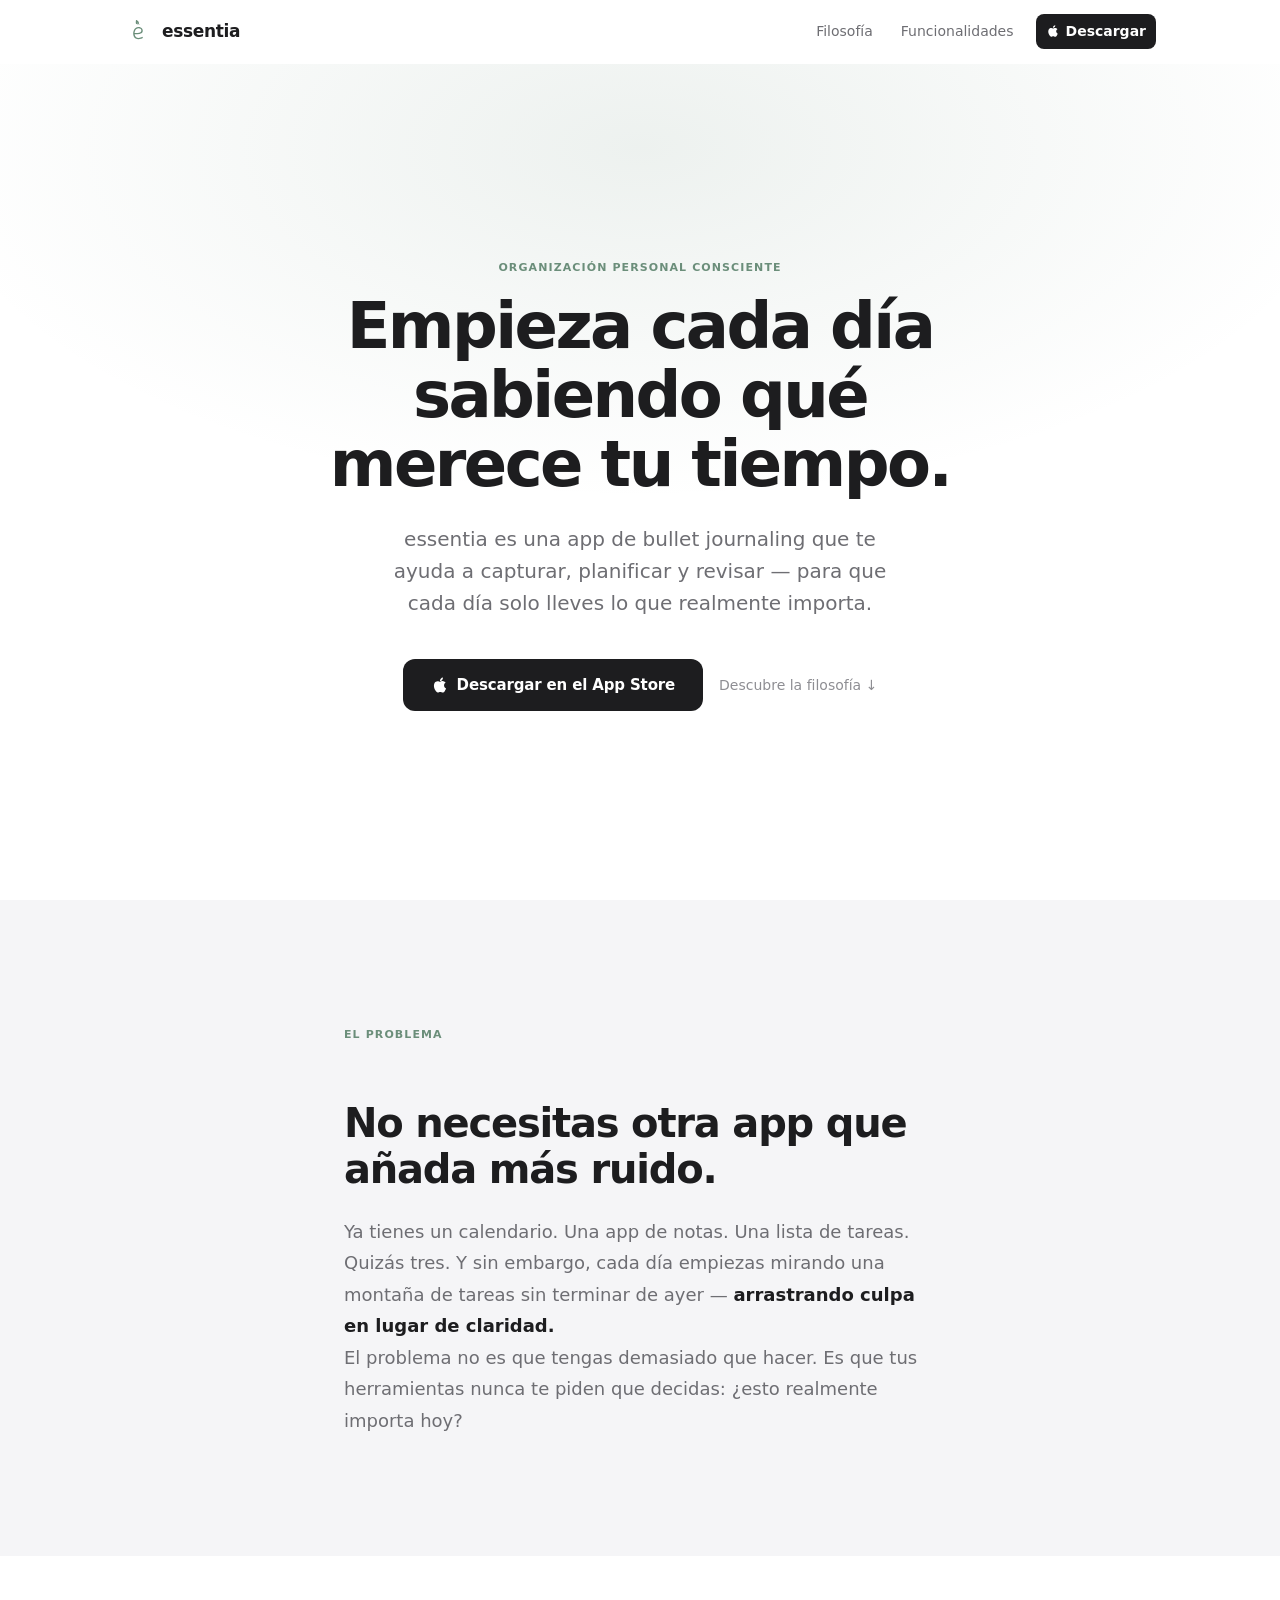
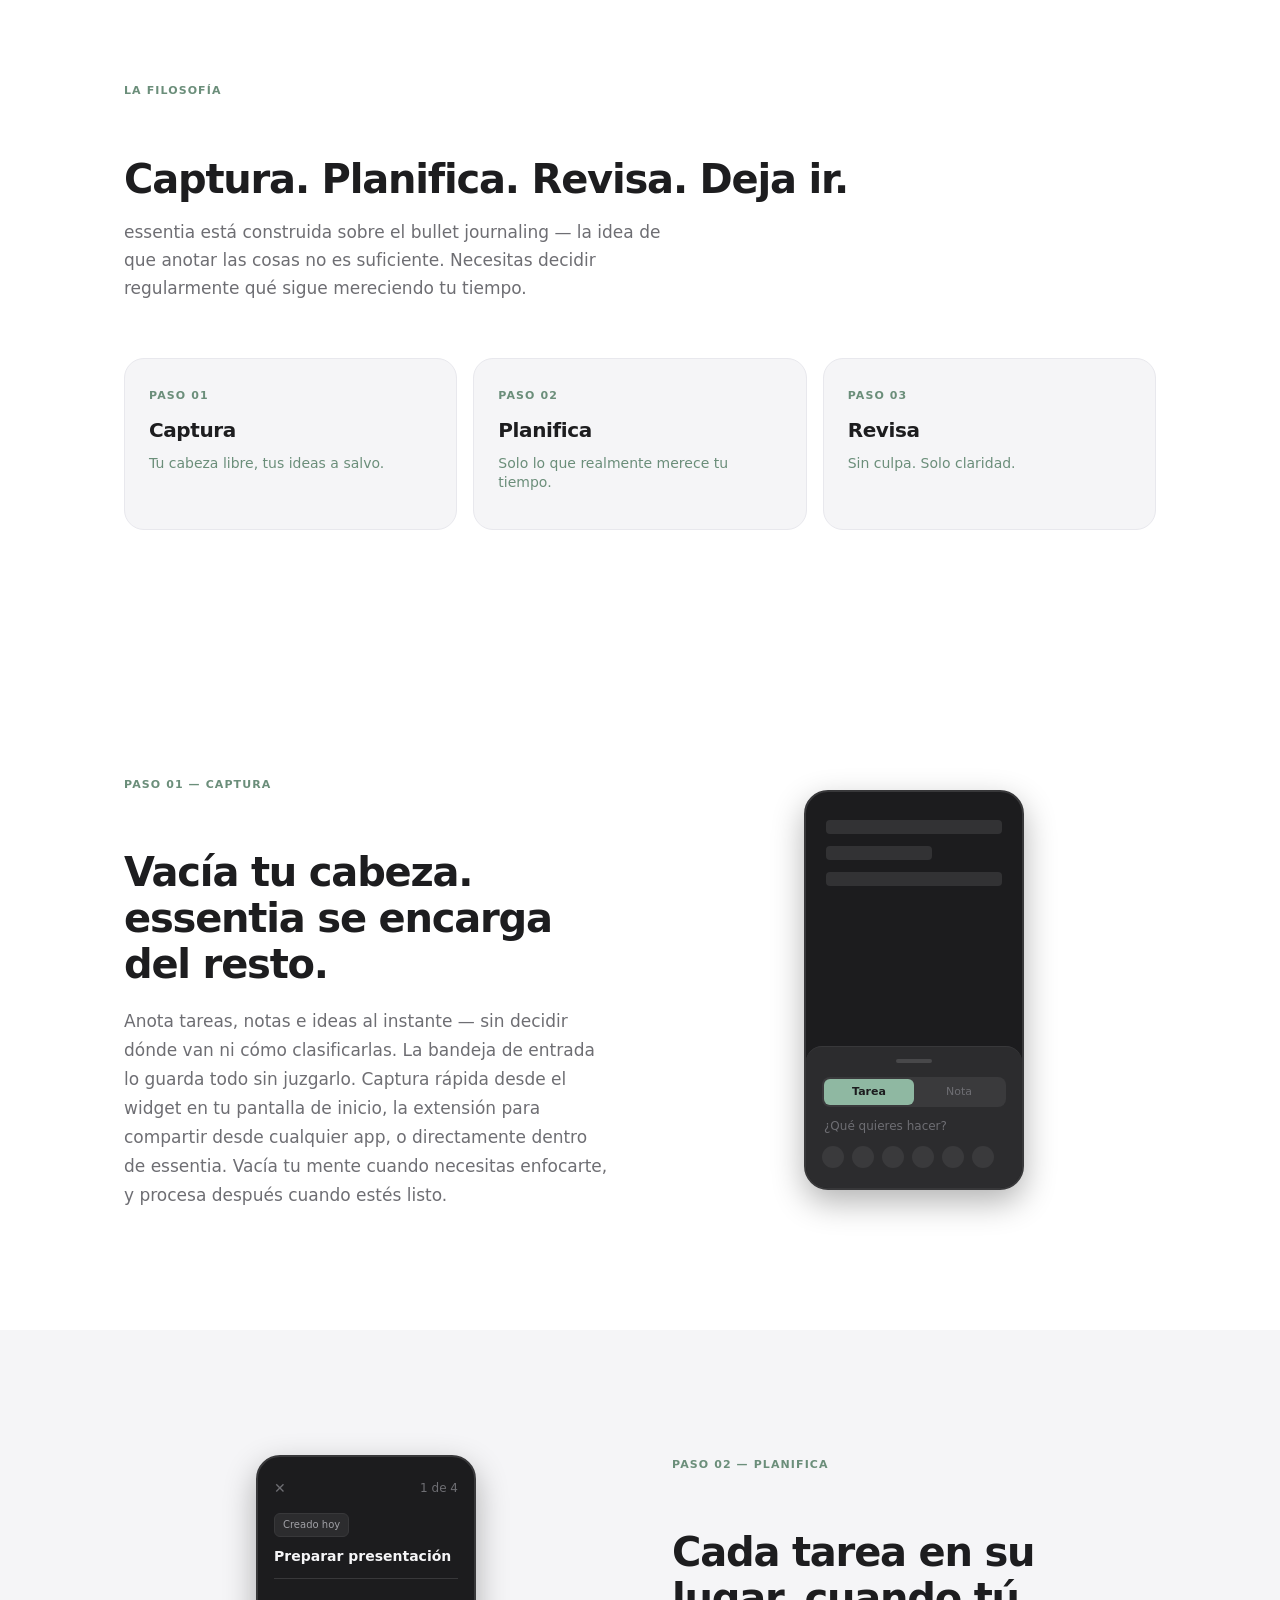
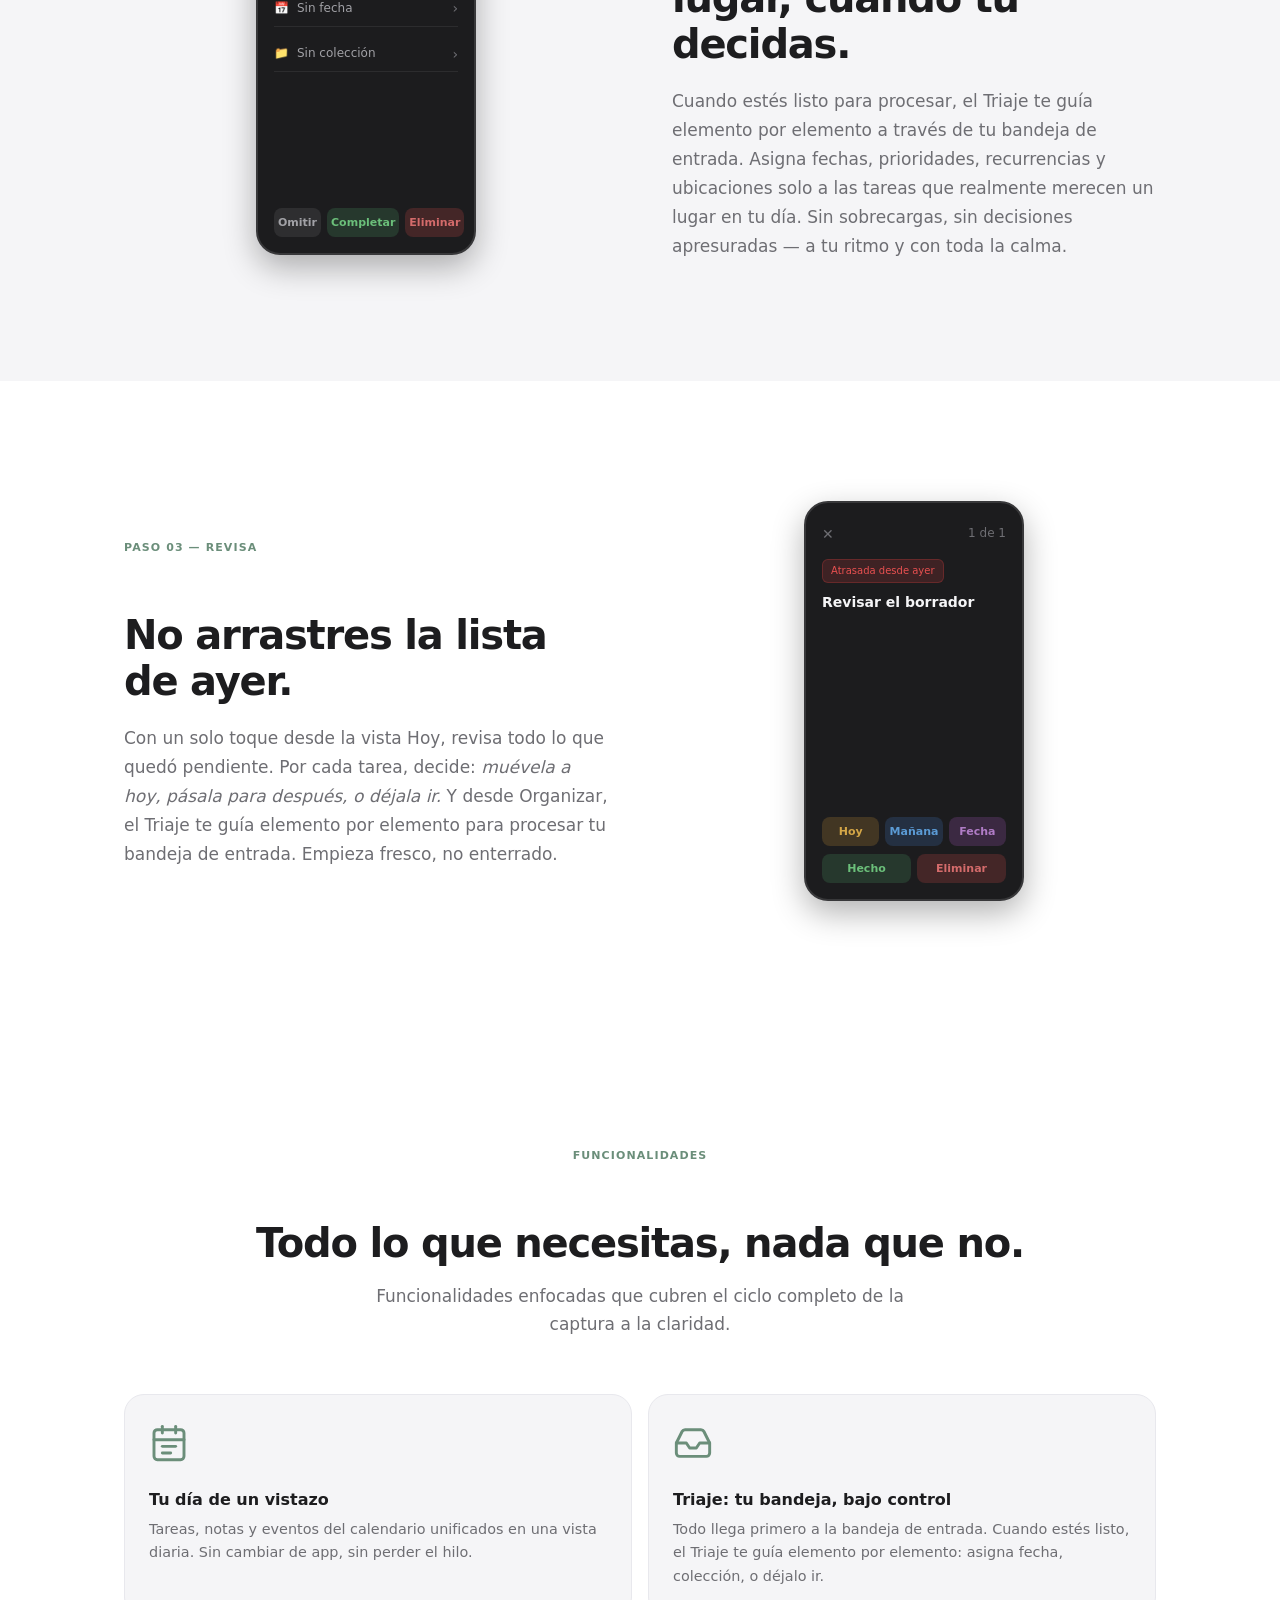
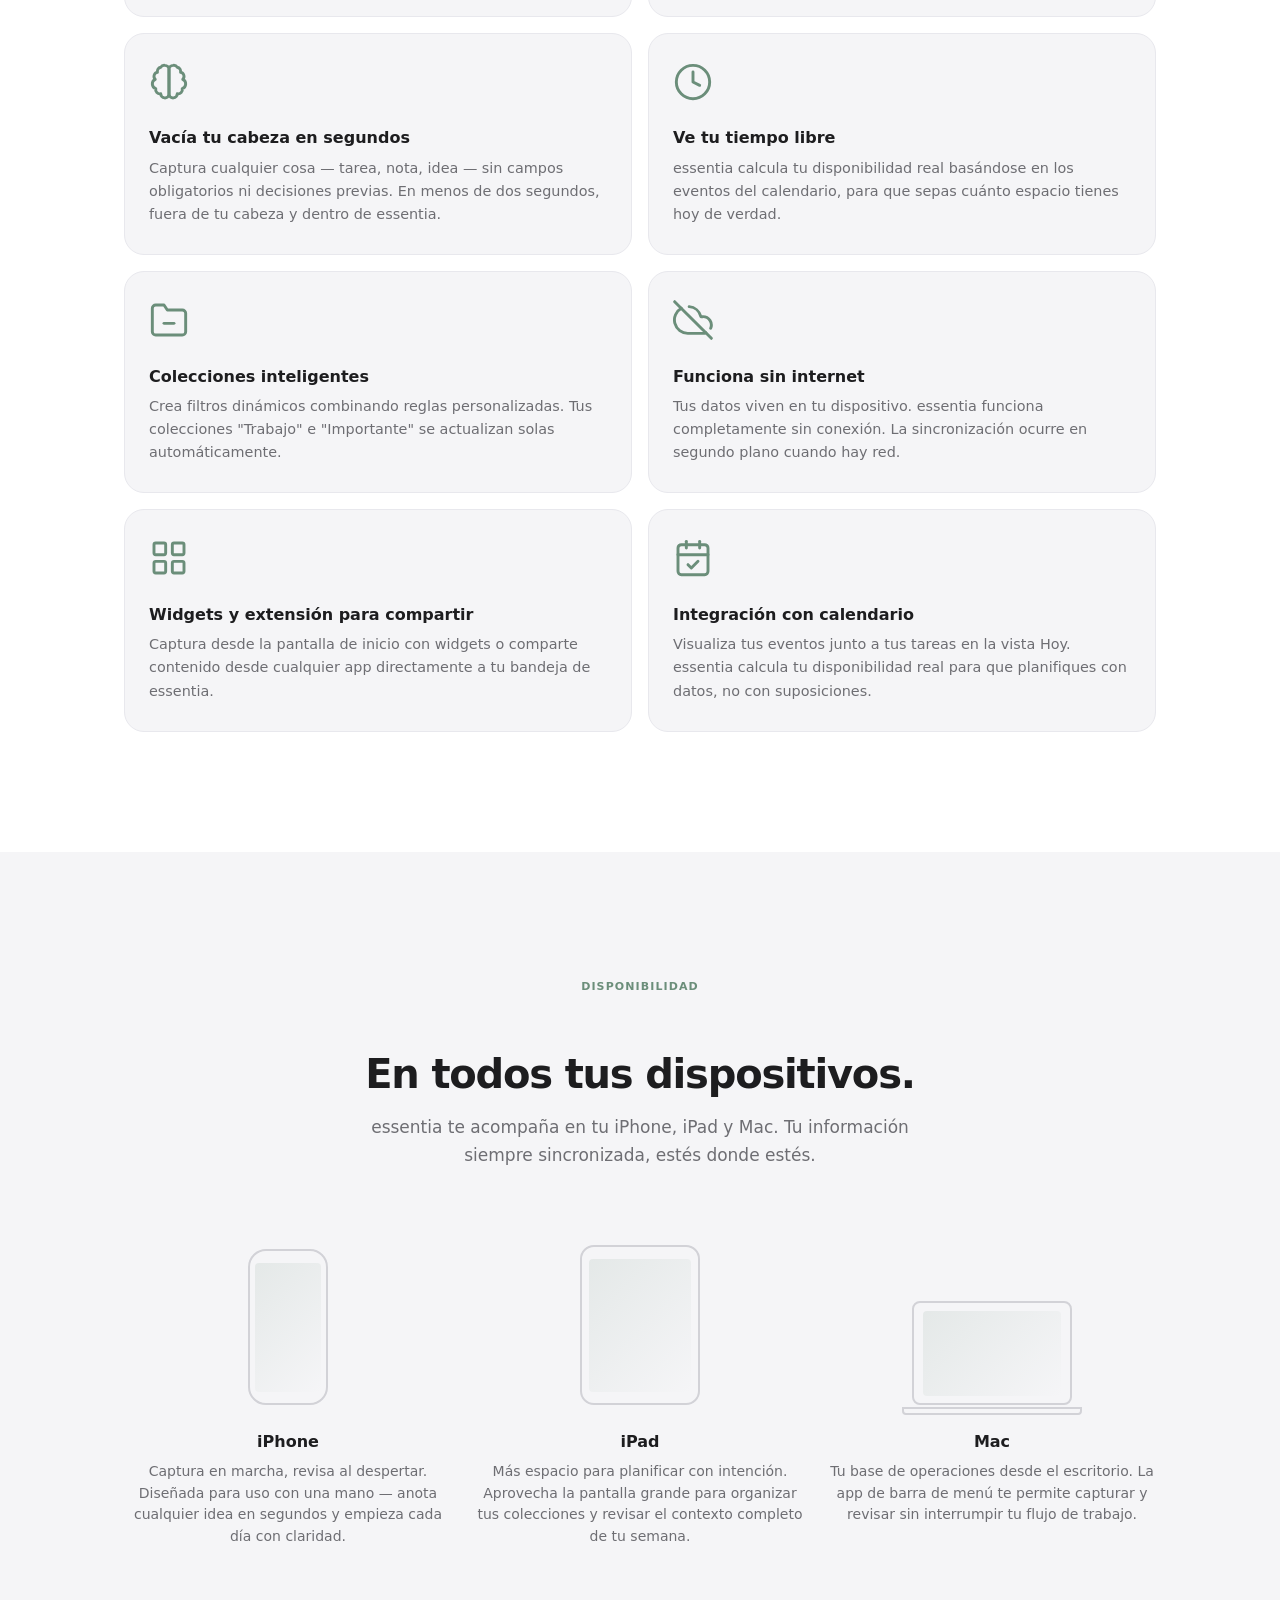
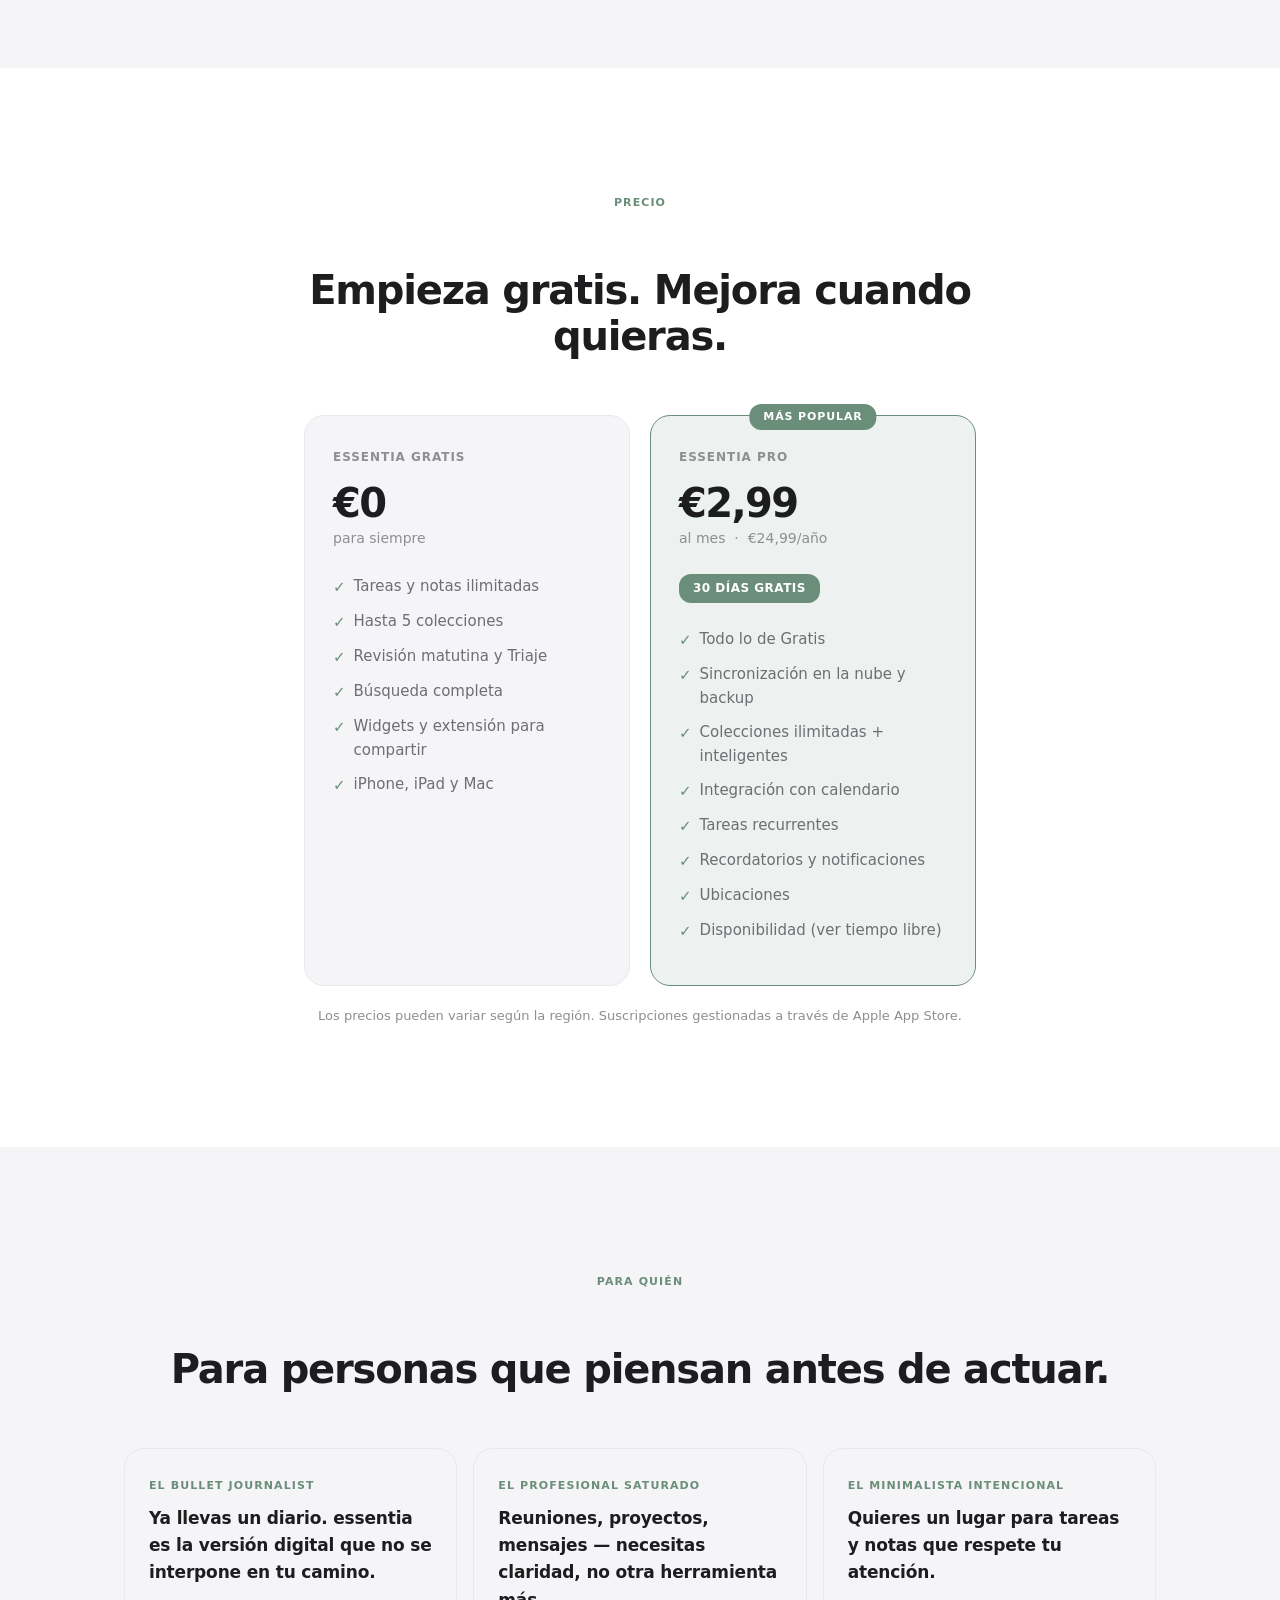
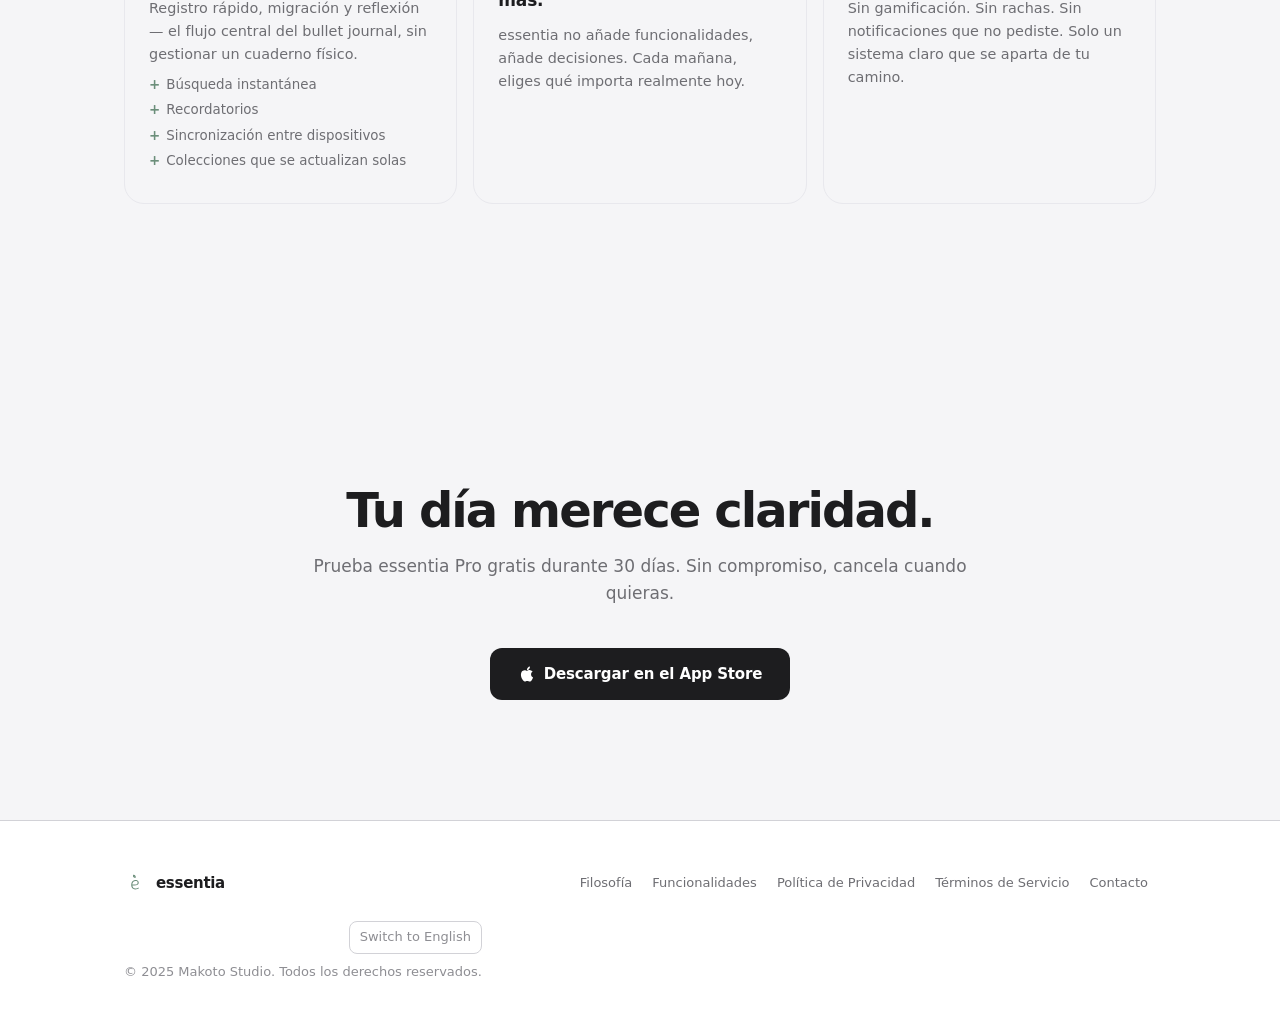
<file: es/index.html>
<!DOCTYPE html>
<html lang="es">
<head>
    <meta charset="UTF-8">
    <meta name="viewport" content="width=device-width, initial-scale=1.0">
    <title>essentia — Empieza cada día sabiendo qué merece tu tiempo.</title>
    <meta name="description" content="essentia es una app de organización personal basada en bullet journaling. Captura, planifica, revisa y deja ir. Gratis en iPhone, iPad y Mac.">
    <link rel="canonical" href="https://essentia.makotostudio.dev/es/">
    <link rel="alternate" hreflang="en" href="https://essentia.makotostudio.dev/en/">
    <link rel="alternate" hreflang="es" href="https://essentia.makotostudio.dev/es/">
    <link rel="alternate" hreflang="x-default" href="https://essentia.makotostudio.dev/en/">
    <link rel="stylesheet" href="/assets/css/styles.css?v=4">
    <link rel="icon" type="image/png" sizes="32x32" href="/assets/favicon-32.png">
    <link rel="icon" type="image/png" sizes="16x16" href="/assets/favicon-16.png">
    <link rel="apple-touch-icon" href="/assets/apple-touch-icon.png">
    <meta name="theme-color" content="#6B8E7A" media="(prefers-color-scheme: light)">
    <meta name="theme-color" content="#8FB8A2" media="(prefers-color-scheme: dark)">
    <!-- Open Graph -->
    <meta property="og:type" content="website">
    <meta property="og:url" content="https://essentia.makotostudio.dev/es/">
    <meta property="og:title" content="essentia — Empieza cada día sabiendo qué merece tu tiempo.">
    <meta property="og:description" content="Organización personal basada en bullet journaling. Captura, planifica, revisa, deja ir. Gratis en iPhone, iPad y Mac.">
    <meta property="og:locale" content="es_ES">
    <meta property="og:locale:alternate" content="en_US">
    <!-- Twitter Card -->
    <meta name="twitter:card" content="summary">
    <meta name="twitter:title" content="essentia — Organización personal para la claridad mental">
    <meta name="twitter:description" content="Captura rápido, planifica con intención, revisa y deja ir. Una app de bullet journaling para iPhone, iPad y Mac.">
</head>
<body>

<!-- =========================================================
     Header
     ========================================================= -->
<header class="site-header" id="top">
    <div class="container-wide">
        <a href="/es/" class="brand" aria-label="essentia inicio">
            <svg class="brand-logo" viewBox="0 0 375 375" xmlns="http://www.w3.org/2000/svg" aria-hidden="true">
                <defs>
                    <clipPath id="hdr-a"><path d="M 153 37 L 218 37 L 218 109 L 153 109 Z" clip-rule="nonzero"/></clipPath>
                    <clipPath id="hdr-b"><path d="M 143.835938 91.449219 L 158.710938 37.203125 L 231.039062 57.035156 L 216.167969 111.28125 Z" clip-rule="nonzero"/></clipPath>
                </defs>
                <g fill="currentColor">
                    <g transform="translate(109.29492, 293.578556)">
                        <path d="M 86.1875 3.140625 C 70.519531 3.140625 57.253906 -0.0976562 46.390625 -6.578125 C 35.523438 -13.054688 27.320312 -21.988281 21.78125 -33.375 C 16.25 -44.769531 13.484375 -57.675781 13.484375 -72.09375 C 13.484375 -86.300781 16.144531 -100.09375 21.46875 -113.46875 C 26.800781 -126.84375 34.847656 -137.8125 45.609375 -146.375 C 56.367188 -154.9375 69.476562 -159.21875 84.9375 -159.21875 C 95.175781 -159.21875 104.679688 -157.234375 113.453125 -153.265625 C 122.234375 -149.296875 129.179688 -143.65625 134.296875 -136.34375 C 139.421875 -129.03125 141.984375 -120.566406 141.984375 -110.953125 C 141.984375 -95.492188 135.398438 -83.53125 122.234375 -75.0625 C 109.078125 -66.601562 90.898438 -62.476562 67.703125 -62.6875 L 33.21875 -63 C 35.101562 -46.90625 40.484375 -34.679688 49.359375 -26.328125 C 58.242188 -17.972656 70.519531 -13.796875 86.1875 -13.796875 C 95.59375 -13.796875 104.316406 -15.097656 112.359375 -17.703125 C 120.410156 -20.316406 128.195312 -24.34375 135.71875 -29.78125 L 145.125 -17.234375 C 137.175781 -10.960938 128.132812 -6 118 -2.34375 C 107.875 1.3125 97.269531 3.140625 86.1875 3.140625 Z M 71.78125 -78.984375 C 106.050781 -78.984375 123.1875 -89.742188 123.1875 -111.265625 C 123.1875 -121.710938 119.578125 -129.492188 112.359375 -134.609375 C 105.148438 -139.734375 96.320312 -142.296875 85.875 -142.296875 C 74.175781 -142.296875 64.300781 -138.953125 56.25 -132.265625 C 48.207031 -125.578125 42.203125 -117.320312 38.234375 -107.5 C 34.265625 -97.6875 32.28125 -88.179688 32.28125 -78.984375 Z"/>
                    </g>
                </g>
                <g clip-path="url(#hdr-a)">
                    <g clip-path="url(#hdr-b)">
                        <path fill="currentColor" d="M 153.945312 59.90625 C 153.421875 67.816406 152.960938 75.175781 157.023438 83.140625 C 161.089844 91.105469 167.441406 95.226562 170.179688 96.925781 C 180.109375 103.167969 190.183594 103.203125 194.546875 102.910156 C 194.710938 102.890156 194.757812 102.714844 194.664062 102.59375 C 190.375 97.992188 187.121094 93.898438 184.8125 90.757812 C 181.253906 85.914062 179.082031 82.972656 177.125 78.535156 C 175.039062 73.773438 174.066406 69.449219 173.648438 66.226562 C 173.609375 66.027344 173.925781 65.921875 173.992188 66.132812 C 176.792969 72.226562 180.808594 79.449219 186.539062 86.886719 C 189.675781 90.949219 192.828125 94.480469 195.847656 97.464844 C 198.765625 101.054688 202.402344 103.984375 206.476562 105.894531 C 209.28125 107.234375 212.273438 108.121094 215.394531 108.53125 C 216.371094 108.671875 217.269531 108.0625 217.527344 107.117188 C 217.542969 107.058594 217.558594 107 217.582031 106.910156 C 217.75 105.847656 216.957031 104.804688 215.855469 104.660156 C 213.160156 104.304688 210.582031 103.53125 208.136719 102.386719 C 204.738281 100.789062 201.683594 98.398438 199.226562 95.441406 C 199.175781 95.394531 199.160156 95.328125 199.179688 95.269531 C 200.433594 89.652344 201.375 80.902344 198.261719 71.199219 C 193.300781 55.632812 181.203125 47.8125 176.5 44.839844 C 169.84375 40.667969 163.527344 38.714844 159.222656 37.757812 C 159.136719 37.730469 159.058594 37.773438 159.007812 37.855469 C 155.355469 47.003906 154.289062 54.828125 153.945312 59.90625 Z" fill-rule="nonzero"/>
                    </g>
                </g>
            </svg>
            <span class="brand-name">essentia</span>
        </a>
        <nav class="site-nav" aria-label="Navegación principal">
            <a href="#como-funciona" class="nav-how">Filosofía</a>
            <a href="#funcionalidades" class="nav-features">Funcionalidades</a>
            <a href="https://apps.apple.com/app/id6757391404" class="nav-download" aria-label="Descargar essentia en el App Store">
                <svg viewBox="0 0 24 24" fill="currentColor" width="14" height="14" aria-hidden="true"><path d="M18.71 19.5c-.83 1.24-1.71 2.45-3.05 2.47-1.34.03-1.77-.79-3.29-.79-1.53 0-2 .77-3.27.82-1.31.05-2.3-1.32-3.14-2.53C4.25 17 2.94 12.45 4.7 9.39c.87-1.52 2.43-2.48 4.12-2.51 1.28-.02 2.5.87 3.29.87.78 0 2.26-1.07 3.8-.91.65.03 2.47.26 3.64 1.98-.09.06-2.17 1.28-2.15 3.81.03 3.02 2.65 4.03 2.68 4.04-.03.07-.42 1.44-1.38 2.83M13 3.5c.73-.83 1.94-1.46 2.94-1.5.13 1.17-.34 2.35-1.04 3.19-.69.85-1.83 1.51-2.95 1.42-.15-1.15.41-2.35 1.05-3.11z"/></svg>
                <span class="nav-download-text">Descargar</span>
            </a>
        </nav>
    </div>
</header>

<main>

<!-- =========================================================
     Hero
     ========================================================= -->
<section class="hero" aria-labelledby="hero-heading">
    <div class="container">
        <span class="section-label hero-animate">Organización personal consciente</span>
        <h1 class="hero-title hero-animate" id="hero-heading">
            Empieza cada día sabiendo qué merece tu tiempo.
        </h1>
        <p class="hero-subtitle hero-animate">
            essentia es una app de bullet journaling que te ayuda a capturar, planificar y revisar — para que cada día solo lleves lo que realmente importa.
        </p>
        <div class="hero-actions hero-animate">
            <a href="https://apps.apple.com/app/id6757391404" class="btn-primary" aria-label="Descargar essentia en el App Store">
                <svg viewBox="0 0 24 24" fill="currentColor" width="18" height="18" aria-hidden="true"><path d="M18.71 19.5c-.83 1.24-1.71 2.45-3.05 2.47-1.34.03-1.77-.79-3.29-.79-1.53 0-2 .77-3.27.82-1.31.05-2.3-1.32-3.14-2.53C4.25 17 2.94 12.45 4.7 9.39c.87-1.52 2.43-2.48 4.12-2.51 1.28-.02 2.5.87 3.29.87.78 0 2.26-1.07 3.8-.91.65.03 2.47.26 3.64 1.98-.09.06-2.17 1.28-2.15 3.81.03 3.02 2.65 4.03 2.68 4.04-.03.07-.42 1.44-1.38 2.83M13 3.5c.73-.83 1.94-1.46 2.94-1.5.13 1.17-.34 2.35-1.04 3.19-.69.85-1.83 1.51-2.95 1.42-.15-1.15.41-2.35 1.05-3.11z"/></svg>
                Descargar en el App Store
            </a>
            <a href="#como-funciona" class="hero-scroll-hint">
                Descubre la filosofía ↓
            </a>
        </div>
    </div>
</section>

<!-- =========================================================
     The Problem
     ========================================================= -->
<section class="problem" aria-labelledby="problem-heading">
    <div class="container-narrow">
        <span class="section-label reveal">El problema</span>
        <h2 class="problem-title reveal" id="problem-heading">
            No necesitas otra app que añada más ruido.
        </h2>
        <p class="problem-body reveal">
            Ya tienes un calendario. Una app de notas. Una lista de tareas. Quizás tres. Y sin embargo, cada día empiezas mirando una montaña de tareas sin terminar de ayer — <strong>arrastrando culpa en lugar de claridad.</strong>
        </p>
        <p class="problem-body reveal">
            El problema no es que tengas demasiado que hacer. Es que tus herramientas nunca te piden que decidas: ¿esto realmente importa hoy?
        </p>
    </div>
</section>

<!-- =========================================================
     Philosophy — Cómo Funciona
     ========================================================= -->
<section class="section" id="como-funciona" aria-labelledby="philosophy-heading">
    <div class="container-wide">
        <div class="section-header">
            <span class="section-label">La filosofía</span>
            <h2 class="section-title" id="philosophy-heading">Captura. Planifica. Revisa. Deja ir.</h2>
            <p class="section-subtitle philosophy-intro">
                essentia está construida sobre el bullet journaling — la idea de que anotar las cosas no es suficiente. Necesitas decidir regularmente qué sigue mereciendo tu tiempo.
            </p>
        </div>
        <div class="philosophy-cards reveal-stagger">
            <div class="philosophy-card">
                <span class="philosophy-step">Paso 01</span>
                <h3>Captura</h3>
                <span class="philosophy-tagline">Tu cabeza libre, tus ideas a salvo.</span>
            </div>
            <div class="philosophy-card">
                <span class="philosophy-step">Paso 02</span>
                <h3>Planifica</h3>
                <span class="philosophy-tagline">Solo lo que realmente merece tu tiempo.</span>
            </div>
            <div class="philosophy-card">
                <span class="philosophy-step">Paso 03</span>
                <h3>Revisa</h3>
                <span class="philosophy-tagline">Sin culpa. Solo claridad.</span>
            </div>
        </div>
    </div>
</section>

<!-- =========================================================
     Philosophy Detail — Captura
     ========================================================= -->
<section class="philosophy-detail" aria-labelledby="capture-heading">
    <div class="container-wide">
        <div class="philosophy-detail-inner">
            <div class="philosophy-detail-text">
                <span class="section-label">Paso 01 — Captura</span>
                <h2 class="section-title" id="capture-heading">Vacía tu cabeza. essentia se encarga del resto.</h2>
                <p>Anota tareas, notas e ideas al instante — sin decidir dónde van ni cómo clasificarlas. La bandeja de entrada lo guarda todo sin juzgarlo. Captura rápida desde el widget en tu pantalla de inicio, la extensión para compartir desde cualquier app, o directamente dentro de essentia. Vacía tu mente cuando necesitas enfocarte, y procesa después cuando estés listo.</p>
            </div>
            <div class="philosophy-visual">
                <div class="phone-mockup" aria-hidden="true">
                    <div class="mockup-inbox-lines">
                        <div class="mockup-inbox-line"></div>
                        <div class="mockup-inbox-line mockup-inbox-line--short"></div>
                        <div class="mockup-inbox-line"></div>
                    </div>
                    <div class="mockup-sheet">
                        <div class="mockup-sheet-handle"></div>
                        <div class="mockup-sheet-toggle">
                            <span class="mockup-toggle-active">Tarea</span>
                            <span class="mockup-toggle-inactive">Nota</span>
                        </div>
                        <p class="mockup-sheet-placeholder">¿Qué quieres hacer?</p>
                        <div class="mockup-sheet-icons">
                            <div class="mockup-icon-dot"></div>
                            <div class="mockup-icon-dot"></div>
                            <div class="mockup-icon-dot"></div>
                            <div class="mockup-icon-dot"></div>
                            <div class="mockup-icon-dot"></div>
                            <div class="mockup-icon-dot"></div>
                        </div>
                    </div>
                </div>
            </div>
        </div>
    </div>
</section>

<!-- =========================================================
     Philosophy Detail — Planifica
     ========================================================= -->
<section class="philosophy-detail philosophy-detail--alt" aria-labelledby="plan-heading">
    <div class="container-wide">
        <div class="philosophy-detail-inner philosophy-detail-inner--reversed">
            <div class="philosophy-detail-text">
                <span class="section-label">Paso 02 — Planifica</span>
                <h2 class="section-title" id="plan-heading">Cada tarea en su lugar, cuando tú decidas.</h2>
                <p>Cuando estés listo para procesar, el Triaje te guía elemento por elemento a través de tu bandeja de entrada. Asigna fechas, prioridades, recurrencias y ubicaciones solo a las tareas que realmente merecen un lugar en tu día. Sin sobrecargas, sin decisiones apresuradas — a tu ritmo y con toda la calma.</p>
            </div>
            <div class="philosophy-visual">
                <div class="phone-mockup" aria-hidden="true">
                    <div class="mockup-triage">
                        <div class="mockup-triage-header">
                            <span class="mockup-close">✕</span>
                            <span class="mockup-counter">1 de 4</span>
                        </div>
                        <span class="mockup-badge-neutral">Creado hoy</span>
                        <p class="mockup-task-title">Preparar presentación</p>
                        <div class="mockup-separator"></div>
                        <div class="mockup-meta-row">
                            <span class="mockup-meta-icon">📅</span>
                            <span class="mockup-meta-label">Sin fecha</span>
                            <span class="mockup-meta-chevron">›</span>
                        </div>
                        <div class="mockup-meta-row">
                            <span class="mockup-meta-icon">📁</span>
                            <span class="mockup-meta-label">Sin colección</span>
                            <span class="mockup-meta-chevron">›</span>
                        </div>
                        <div class="mockup-triage-actions">
                            <button class="mockup-btn mockup-btn--skip">Omitir</button>
                            <button class="mockup-btn mockup-btn--complete">Completar</button>
                            <button class="mockup-btn mockup-btn--delete">Eliminar</button>
                        </div>
                    </div>
                </div>
            </div>
        </div>
    </div>
</section>

<!-- =========================================================
     Philosophy Detail — Revisa
     ========================================================= -->
<section class="philosophy-detail" aria-labelledby="review-heading">
    <div class="container-wide">
        <div class="philosophy-detail-inner">
            <div class="philosophy-detail-text">
                <span class="section-label">Paso 03 — Revisa</span>
                <h2 class="section-title" id="review-heading">No arrastres la lista de ayer.</h2>
                <p>Con un solo toque desde la vista Hoy, revisa todo lo que quedó pendiente. Por cada tarea, decide: <em>muévela a hoy, pásala para después, o déjala ir.</em> Y desde Organizar, el Triaje te guía elemento por elemento para procesar tu bandeja de entrada. Empieza fresco, no enterrado.</p>
            </div>
            <div class="philosophy-visual">
                <div class="phone-mockup" aria-hidden="true">
                    <div class="mockup-review">
                        <div class="mockup-triage-header">
                            <span class="mockup-close">✕</span>
                            <span class="mockup-counter">1 de 1</span>
                        </div>
                        <span class="mockup-badge-overdue">Atrasada desde ayer</span>
                        <p class="mockup-task-title">Revisar el borrador</p>
                        <div class="mockup-review-actions">
                            <div class="mockup-review-row">
                                <button class="mockup-btn mockup-btn--today">Hoy</button>
                                <button class="mockup-btn mockup-btn--tomorrow">Mañana</button>
                                <button class="mockup-btn mockup-btn--pick-date">Fecha</button>
                            </div>
                            <div class="mockup-review-row">
                                <button class="mockup-btn mockup-btn--done">Hecho</button>
                                <button class="mockup-btn mockup-btn--delete">Eliminar</button>
                            </div>
                        </div>
                    </div>
                </div>
            </div>
        </div>
    </div>
</section>

<!-- =========================================================
     Features Grid
     ========================================================= -->
<section class="section" id="funcionalidades" aria-labelledby="features-heading">
    <div class="container-wide">
        <div class="section-header centered">
            <span class="section-label">Funcionalidades</span>
            <h2 class="section-title" id="features-heading">Todo lo que necesitas, nada que no.</h2>
            <p class="section-subtitle">Funcionalidades enfocadas que cubren el ciclo completo de la captura a la claridad.</p>
        </div>
        <div class="features-grid reveal-stagger">
            <div class="feature-card">
                <svg class="feature-icon" viewBox="0 0 24 24" fill="none" stroke="currentColor" stroke-width="1.75" stroke-linecap="round" stroke-linejoin="round" aria-hidden="true">
                    <rect x="3" y="4" width="18" height="18" rx="2"/>
                    <line x1="16" y1="2" x2="16" y2="6"/>
                    <line x1="8" y1="2" x2="8" y2="6"/>
                    <line x1="3" y1="10" x2="21" y2="10"/>
                    <line x1="8" y1="14" x2="16" y2="14"/>
                    <line x1="8" y1="18" x2="13" y2="18"/>
                </svg>
                <p class="feature-title">Tu día de un vistazo</p>
                <p class="feature-desc">Tareas, notas y eventos del calendario unificados en una vista diaria. Sin cambiar de app, sin perder el hilo.</p>
            </div>
            <div class="feature-card">
                <svg class="feature-icon" viewBox="0 0 24 24" fill="none" stroke="currentColor" stroke-width="1.75" stroke-linecap="round" stroke-linejoin="round" aria-hidden="true">
                    <polyline points="22 12 16 12 14 15 10 15 8 12 2 12"/>
                    <path d="M5.45 5.11L2 12v6a2 2 0 0 0 2 2h16a2 2 0 0 0 2-2v-6l-3.45-6.89A2 2 0 0 0 16.76 4H7.24a2 2 0 0 0-1.79 1.11z"/>
                </svg>
                <p class="feature-title">Triaje: tu bandeja, bajo control</p>
                <p class="feature-desc">Todo llega primero a la bandeja de entrada. Cuando estés listo, el Triaje te guía elemento por elemento: asigna fecha, colección, o déjalo ir.</p>
            </div>
            <div class="feature-card">
                <svg class="feature-icon" viewBox="0 0 24 24" fill="none" stroke="currentColor" stroke-width="1.75" stroke-linecap="round" stroke-linejoin="round" aria-hidden="true">
                    <path d="M9.5 2A2.5 2.5 0 0 1 12 4.5v15a2.5 2.5 0 0 1-4.96-.44 2.5 2.5 0 0 1-2.96-3.08 3 3 0 0 1-.34-5.58 2.5 2.5 0 0 1 1.32-4.24 2.5 2.5 0 0 1 1.98-3A2.5 2.5 0 0 1 9.5 2Z"/>
                    <path d="M14.5 2A2.5 2.5 0 0 0 12 4.5v15a2.5 2.5 0 0 0 4.96-.44 2.5 2.5 0 0 0 2.96-3.08 3 3 0 0 0 .34-5.58 2.5 2.5 0 0 0-1.32-4.24 2.5 2.5 0 0 0-1.98-3A2.5 2.5 0 0 0 14.5 2Z"/>
                </svg>
                <p class="feature-title">Vacía tu cabeza en segundos</p>
                <p class="feature-desc">Captura cualquier cosa — tarea, nota, idea — sin campos obligatorios ni decisiones previas. En menos de dos segundos, fuera de tu cabeza y dentro de essentia.</p>
            </div>
            <div class="feature-card">
                <svg class="feature-icon" viewBox="0 0 24 24" fill="none" stroke="currentColor" stroke-width="1.75" stroke-linecap="round" stroke-linejoin="round" aria-hidden="true">
                    <circle cx="12" cy="12" r="10"/>
                    <polyline points="12 6 12 12 16 14"/>
                </svg>
                <p class="feature-title">Ve tu tiempo libre</p>
                <p class="feature-desc">essentia calcula tu disponibilidad real basándose en los eventos del calendario, para que sepas cuánto espacio tienes hoy de verdad.</p>
            </div>
            <div class="feature-card">
                <svg class="feature-icon" viewBox="0 0 24 24" fill="none" stroke="currentColor" stroke-width="1.75" stroke-linecap="round" stroke-linejoin="round" aria-hidden="true">
                    <path d="M22 19a2 2 0 0 1-2 2H4a2 2 0 0 1-2-2V5a2 2 0 0 1 2-2h5l2 3h9a2 2 0 0 1 2 2z"/>
                    <line x1="9" y1="14" x2="15" y2="14"/>
                </svg>
                <p class="feature-title">Colecciones inteligentes</p>
                <p class="feature-desc">Crea filtros dinámicos combinando reglas personalizadas. Tus colecciones "Trabajo" e "Importante" se actualizan solas automáticamente.</p>
            </div>
            <div class="feature-card">
                <svg class="feature-icon" viewBox="0 0 24 24" fill="none" stroke="currentColor" stroke-width="1.75" stroke-linecap="round" stroke-linejoin="round" aria-hidden="true">
                    <path d="M22.61 16.95A5 5 0 0 0 18 10h-1.26a8 8 0 0 0-7.05-6M5 5a8 8 0 0 0 4 15h9a5 5 0 0 0 1.7-.3"/>
                    <line x1="1" y1="1" x2="23" y2="23"/>
                </svg>
                <p class="feature-title">Funciona sin internet</p>
                <p class="feature-desc">Tus datos viven en tu dispositivo. essentia funciona completamente sin conexión. La sincronización ocurre en segundo plano cuando hay red.</p>
            </div>
            <div class="feature-card">
                <svg class="feature-icon" viewBox="0 0 24 24" fill="none" stroke="currentColor" stroke-width="1.75" stroke-linecap="round" stroke-linejoin="round" aria-hidden="true">
                    <rect x="3" y="3" width="7" height="7" rx="1"/>
                    <rect x="14" y="3" width="7" height="7" rx="1"/>
                    <rect x="3" y="14" width="7" height="7" rx="1"/>
                    <rect x="14" y="14" width="7" height="7" rx="1"/>
                </svg>
                <p class="feature-title">Widgets y extensión para compartir</p>
                <p class="feature-desc">Captura desde la pantalla de inicio con widgets o comparte contenido desde cualquier app directamente a tu bandeja de essentia.</p>
            </div>
            <div class="feature-card">
                <svg class="feature-icon" viewBox="0 0 24 24" fill="none" stroke="currentColor" stroke-width="1.75" stroke-linecap="round" stroke-linejoin="round" aria-hidden="true">
                    <rect x="3" y="4" width="18" height="18" rx="2"/>
                    <line x1="16" y1="2" x2="16" y2="6"/>
                    <line x1="8" y1="2" x2="8" y2="6"/>
                    <line x1="3" y1="10" x2="21" y2="10"/>
                    <polyline points="9 16 11 18 15 14"/>
                </svg>
                <p class="feature-title">Integración con calendario</p>
                <p class="feature-desc">Visualiza tus eventos junto a tus tareas en la vista Hoy. essentia calcula tu disponibilidad real para que planifiques con datos, no con suposiciones.</p>
            </div>
        </div>
    </div>
</section>

<!-- =========================================================
     Platform Showcase
     ========================================================= -->
<section class="section" style="background-color: var(--bg-secondary);" aria-labelledby="platform-heading">
    <div class="container-wide">
        <div class="section-header centered">
            <span class="section-label reveal">Disponibilidad</span>
            <h2 class="section-title reveal" id="platform-heading">En todos tus dispositivos.</h2>
            <p class="section-subtitle reveal">essentia te acompaña en tu iPhone, iPad y Mac. Tu información siempre sincronizada, estés donde estés.</p>
        </div>
        <div class="platform-cards reveal-stagger">
            <div class="platform-card">
                <div class="device-area">
                    <div class="device-silhouette device-phone" aria-hidden="true">
                        <div class="device-screen"></div>
                    </div>
                </div>
                <p class="platform-card-title">iPhone</p>
                <p class="platform-card-desc">Captura en marcha, revisa al despertar. Diseñada para uso con una mano — anota cualquier idea en segundos y empieza cada día con claridad.</p>
            </div>
            <div class="platform-card">
                <div class="device-area">
                    <div class="device-silhouette device-tablet" aria-hidden="true">
                        <div class="device-screen"></div>
                    </div>
                </div>
                <p class="platform-card-title">iPad</p>
                <p class="platform-card-desc">Más espacio para planificar con intención. Aprovecha la pantalla grande para organizar tus colecciones y revisar el contexto completo de tu semana.</p>
            </div>
            <div class="platform-card">
                <div class="device-area">
                    <div class="device-silhouette device-mac" aria-hidden="true">
                        <div class="device-screen"></div>
                    </div>
                </div>
                <p class="platform-card-title">Mac</p>
                <p class="platform-card-desc">Tu base de operaciones desde el escritorio. La app de barra de menú te permite capturar y revisar sin interrumpir tu flujo de trabajo.</p>
            </div>
        </div>
    </div>
</section>

<!-- =========================================================
     Pricing
     ========================================================= -->
<section class="section" aria-labelledby="pricing-heading">
    <div class="container">
        <div class="section-header centered">
            <span class="section-label reveal">Precio</span>
            <h2 class="section-title reveal" id="pricing-heading">Empieza gratis. Mejora cuando quieras.</h2>
        </div>
        <div class="pricing-cards reveal-stagger">
            <div class="pricing-card">
                <p class="pricing-tier">essentia Gratis</p>
                <p class="pricing-price">€0</p>
                <p class="pricing-period">para siempre</p>
                <ul class="pricing-features">
                    <li>Tareas y notas ilimitadas</li>
                    <li>Hasta 5 colecciones</li>
                    <li>Revisión matutina y Triaje</li>
                    <li>Búsqueda completa</li>
                    <li>Widgets y extensión para compartir</li>
                    <li>iPhone, iPad y Mac</li>
                </ul>
            </div>
            <div class="pricing-card pro">
                <div class="pricing-badge">Más popular</div>
                <p class="pricing-tier">essentia Pro</p>
                <p class="pricing-price">€2,99</p>
                <p class="pricing-period">al mes &nbsp;·&nbsp; €24,99/año</p>
                <span class="pricing-trial-badge">30 días gratis</span>
                <ul class="pricing-features">
                    <li>Todo lo de Gratis</li>
                    <li>Sincronización en la nube y backup</li>
                    <li>Colecciones ilimitadas + inteligentes</li>
                    <li>Integración con calendario</li>
                    <li>Tareas recurrentes</li>
                    <li>Recordatorios y notificaciones</li>
                    <li>Ubicaciones</li>
                    <li>Disponibilidad (ver tiempo libre)</li>
                </ul>
            </div>
        </div>
        <p class="pricing-note">Los precios pueden variar según la región. Suscripciones gestionadas a través de Apple&nbsp;App&nbsp;Store.</p>
    </div>
</section>

<!-- =========================================================
     Built For
     ========================================================= -->
<section class="section" style="background-color: var(--bg-secondary);" aria-labelledby="audience-heading">
    <div class="container-wide">
        <div class="section-header centered">
            <span class="section-label reveal">Para quién</span>
            <h2 class="section-title reveal" id="audience-heading">Para personas que piensan antes de actuar.</h2>
        </div>
        <div class="audience-cards reveal-stagger">
            <div class="audience-card">
                <span class="audience-type">El bullet journalist</span>
                <h3>Ya llevas un diario. essentia es la versión digital que no se interpone en tu camino.</h3>
                <p>Registro rápido, migración y reflexión — el flujo central del bullet journal, sin gestionar un cuaderno físico.</p>
                <ul class="audience-extras">
                    <li>Búsqueda instantánea</li>
                    <li>Recordatorios</li>
                    <li>Sincronización entre dispositivos</li>
                    <li>Colecciones que se actualizan solas</li>
                </ul>
            </div>
            <div class="audience-card">
                <span class="audience-type">El profesional saturado</span>
                <h3>Reuniones, proyectos, mensajes — necesitas claridad, no otra herramienta más.</h3>
                <p>essentia no añade funcionalidades, añade decisiones. Cada mañana, eliges qué importa realmente hoy.</p>
            </div>
            <div class="audience-card">
                <span class="audience-type">El minimalista intencional</span>
                <h3>Quieres un lugar para tareas y notas que respete tu atención.</h3>
                <p>Sin gamificación. Sin rachas. Sin notificaciones que no pediste. Solo un sistema claro que se aparta de tu camino.</p>
            </div>
        </div>
    </div>
</section>

<!-- =========================================================
     CTA Final
     ========================================================= -->
<section class="cta-final" aria-labelledby="cta-heading">
    <div class="container">
        <h2 class="cta-title reveal" id="cta-heading">Tu día merece claridad.</h2>
        <p class="cta-subtitle reveal">Prueba essentia Pro gratis durante 30 días. Sin compromiso, cancela cuando quieras.</p>
        <div class="cta-actions reveal">
            <a href="https://apps.apple.com/app/id6757391404" class="btn-primary" aria-label="Descargar essentia en el App Store">
                <svg viewBox="0 0 24 24" fill="currentColor" width="18" height="18" aria-hidden="true"><path d="M18.71 19.5c-.83 1.24-1.71 2.45-3.05 2.47-1.34.03-1.77-.79-3.29-.79-1.53 0-2 .77-3.27.82-1.31.05-2.3-1.32-3.14-2.53C4.25 17 2.94 12.45 4.7 9.39c.87-1.52 2.43-2.48 4.12-2.51 1.28-.02 2.5.87 3.29.87.78 0 2.26-1.07 3.8-.91.65.03 2.47.26 3.64 1.98-.09.06-2.17 1.28-2.15 3.81.03 3.02 2.65 4.03 2.68 4.04-.03.07-.42 1.44-1.38 2.83M13 3.5c.73-.83 1.94-1.46 2.94-1.5.13 1.17-.34 2.35-1.04 3.19-.69.85-1.83 1.51-2.95 1.42-.15-1.15.41-2.35 1.05-3.11z"/></svg>
                Descargar en el App Store
            </a>
        </div>
    </div>
</section>

</main>

<!-- =========================================================
     Footer
     ========================================================= -->
<footer class="site-footer">
    <div class="container-wide">
        <a href="/es/" class="footer-brand" aria-label="essentia inicio">
            <svg class="brand-logo" viewBox="0 0 375 375" xmlns="http://www.w3.org/2000/svg" aria-hidden="true">
                <defs>
                    <clipPath id="ftr-a"><path d="M 153 37 L 218 37 L 218 109 L 153 109 Z" clip-rule="nonzero"/></clipPath>
                    <clipPath id="ftr-b"><path d="M 143.835938 91.449219 L 158.710938 37.203125 L 231.039062 57.035156 L 216.167969 111.28125 Z" clip-rule="nonzero"/></clipPath>
                </defs>
                <g fill="currentColor">
                    <g transform="translate(109.29492, 293.578556)">
                        <path d="M 86.1875 3.140625 C 70.519531 3.140625 57.253906 -0.0976562 46.390625 -6.578125 C 35.523438 -13.054688 27.320312 -21.988281 21.78125 -33.375 C 16.25 -44.769531 13.484375 -57.675781 13.484375 -72.09375 C 13.484375 -86.300781 16.144531 -100.09375 21.46875 -113.46875 C 26.800781 -126.84375 34.847656 -137.8125 45.609375 -146.375 C 56.367188 -154.9375 69.476562 -159.21875 84.9375 -159.21875 C 95.175781 -159.21875 104.679688 -157.234375 113.453125 -153.265625 C 122.234375 -149.296875 129.179688 -143.65625 134.296875 -136.34375 C 139.421875 -129.03125 141.984375 -120.566406 141.984375 -110.953125 C 141.984375 -95.492188 135.398438 -83.53125 122.234375 -75.0625 C 109.078125 -66.601562 90.898438 -62.476562 67.703125 -62.6875 L 33.21875 -63 C 35.101562 -46.90625 40.484375 -34.679688 49.359375 -26.328125 C 58.242188 -17.972656 70.519531 -13.796875 86.1875 -13.796875 C 95.59375 -13.796875 104.316406 -15.097656 112.359375 -17.703125 C 120.410156 -20.316406 128.195312 -24.34375 135.71875 -29.78125 L 145.125 -17.234375 C 137.175781 -10.960938 128.132812 -6 118 -2.34375 C 107.875 1.3125 97.269531 3.140625 86.1875 3.140625 Z M 71.78125 -78.984375 C 106.050781 -78.984375 123.1875 -89.742188 123.1875 -111.265625 C 123.1875 -121.710938 119.578125 -129.492188 112.359375 -134.609375 C 105.148438 -139.734375 96.320312 -142.296875 85.875 -142.296875 C 74.175781 -142.296875 64.300781 -138.953125 56.25 -132.265625 C 48.207031 -125.578125 42.203125 -117.320312 38.234375 -107.5 C 34.265625 -97.6875 32.28125 -88.179688 32.28125 -78.984375 Z"/>
                    </g>
                </g>
                <g clip-path="url(#ftr-a)">
                    <g clip-path="url(#ftr-b)">
                        <path fill="currentColor" d="M 153.945312 59.90625 C 153.421875 67.816406 152.960938 75.175781 157.023438 83.140625 C 161.089844 91.105469 167.441406 95.226562 170.179688 96.925781 C 180.109375 103.167969 190.183594 103.203125 194.546875 102.910156 C 194.710938 102.890156 194.757812 102.714844 194.664062 102.59375 C 190.375 97.992188 187.121094 93.898438 184.8125 90.757812 C 181.253906 85.914062 179.082031 82.972656 177.125 78.535156 C 175.039062 73.773438 174.066406 69.449219 173.648438 66.226562 C 173.609375 66.027344 173.925781 65.921875 173.992188 66.132812 C 176.792969 72.226562 180.808594 79.449219 186.539062 86.886719 C 189.675781 90.949219 192.828125 94.480469 195.847656 97.464844 C 198.765625 101.054688 202.402344 103.984375 206.476562 105.894531 C 209.28125 107.234375 212.273438 108.121094 215.394531 108.53125 C 216.371094 108.671875 217.269531 108.0625 217.527344 107.117188 C 217.542969 107.058594 217.558594 107 217.582031 106.910156 C 217.75 105.847656 216.957031 104.804688 215.855469 104.660156 C 213.160156 104.304688 210.582031 103.53125 208.136719 102.386719 C 204.738281 100.789062 201.683594 98.398438 199.226562 95.441406 C 199.175781 95.394531 199.160156 95.328125 199.179688 95.269531 C 200.433594 89.652344 201.375 80.902344 198.261719 71.199219 C 193.300781 55.632812 181.203125 47.8125 176.5 44.839844 C 169.84375 40.667969 163.527344 38.714844 159.222656 37.757812 C 159.136719 37.730469 159.058594 37.773438 159.007812 37.855469 C 155.355469 47.003906 154.289062 54.828125 153.945312 59.90625 Z" fill-rule="nonzero"/>
                    </g>
                </g>
            </svg>
            <span class="brand-name">essentia</span>
        </a>
        <nav class="footer-links" aria-label="Navegación de pie de página">
            <a href="#como-funciona">Filosofía</a>
            <a href="#funcionalidades">Funcionalidades</a>
            <a href="/es/privacy/">Política de Privacidad</a>
            <a href="/es/terms/">Términos de Servicio</a>
            <a href="mailto:developer@makotostudio.dev">Contacto</a>
        </nav>
        <div class="footer-right">
            <a href="/en/" class="lang-switcher">Switch to English</a>
            <p class="footer-copy">&copy; 2025 Makoto Studio. Todos los derechos reservados.</p>
        </div>
    </div>
</footer>

<script src="/assets/js/main.js"></script>
</body>
</html>
</file>
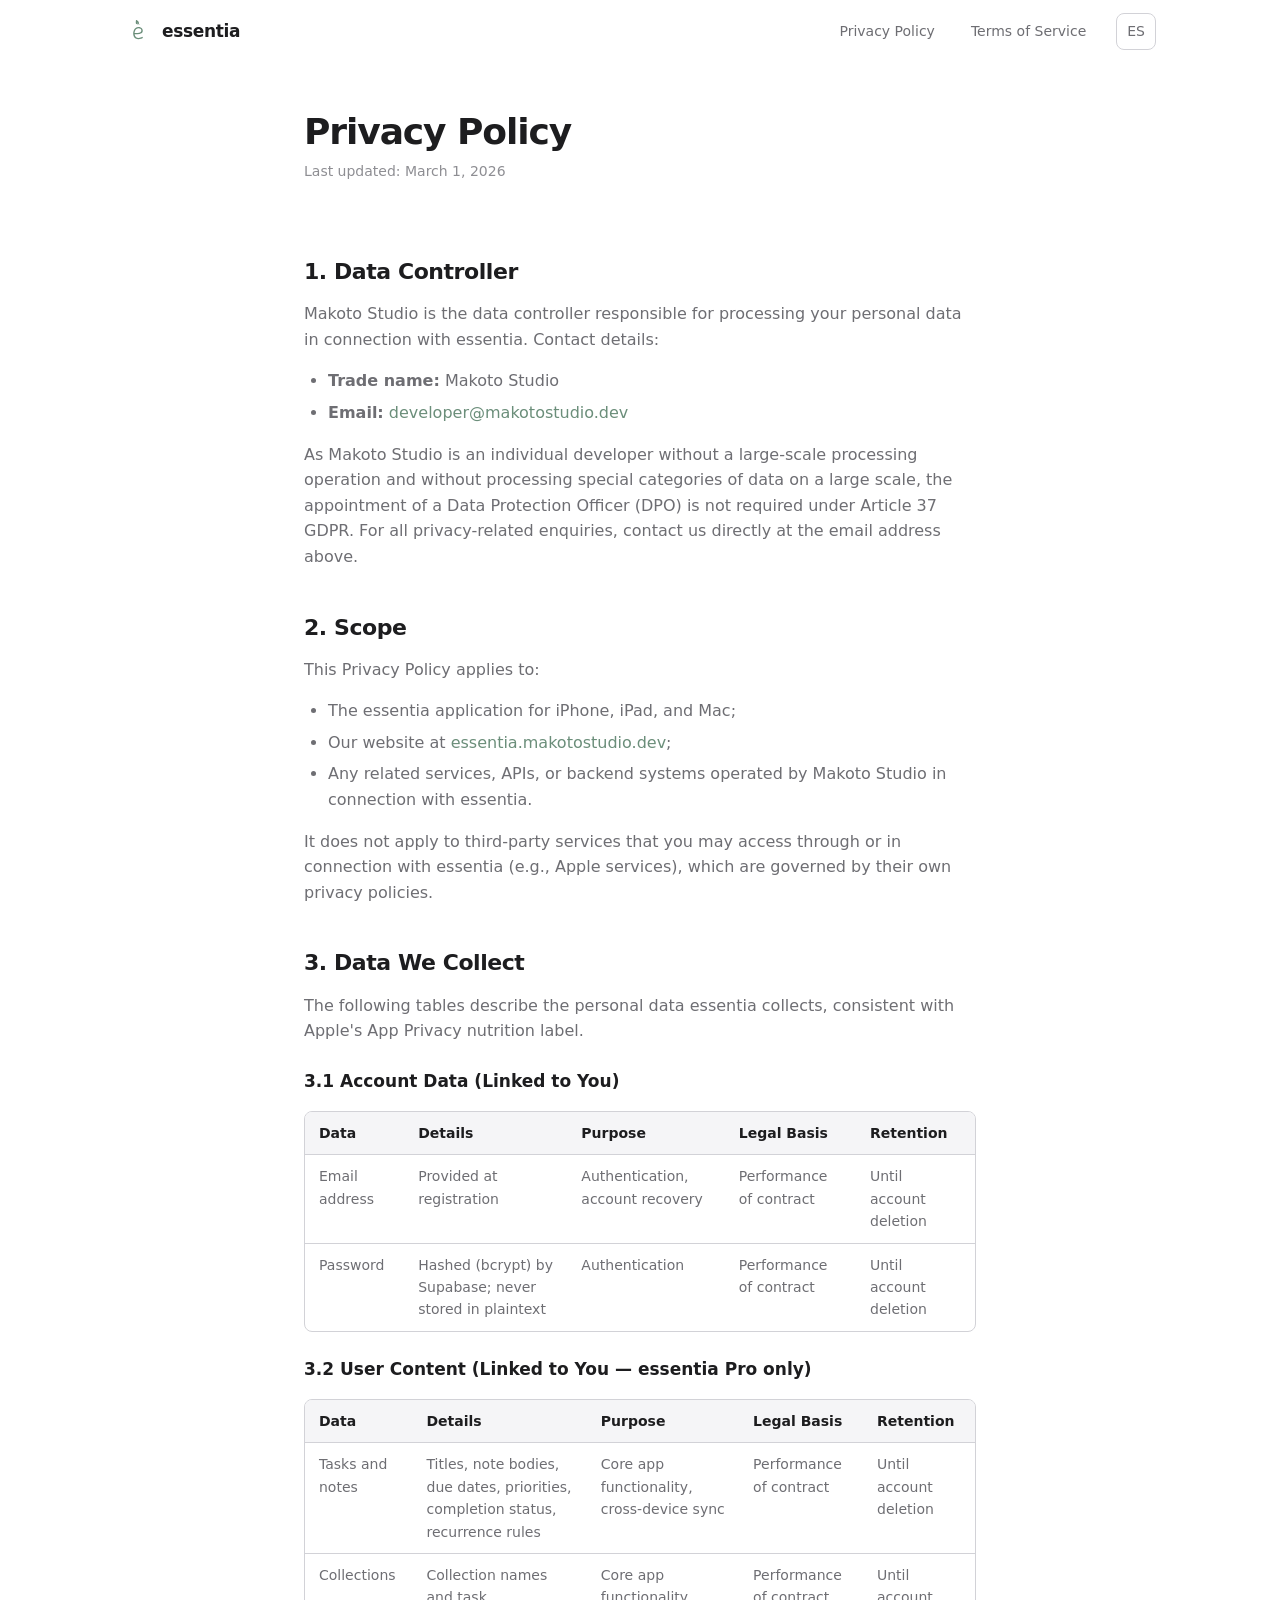
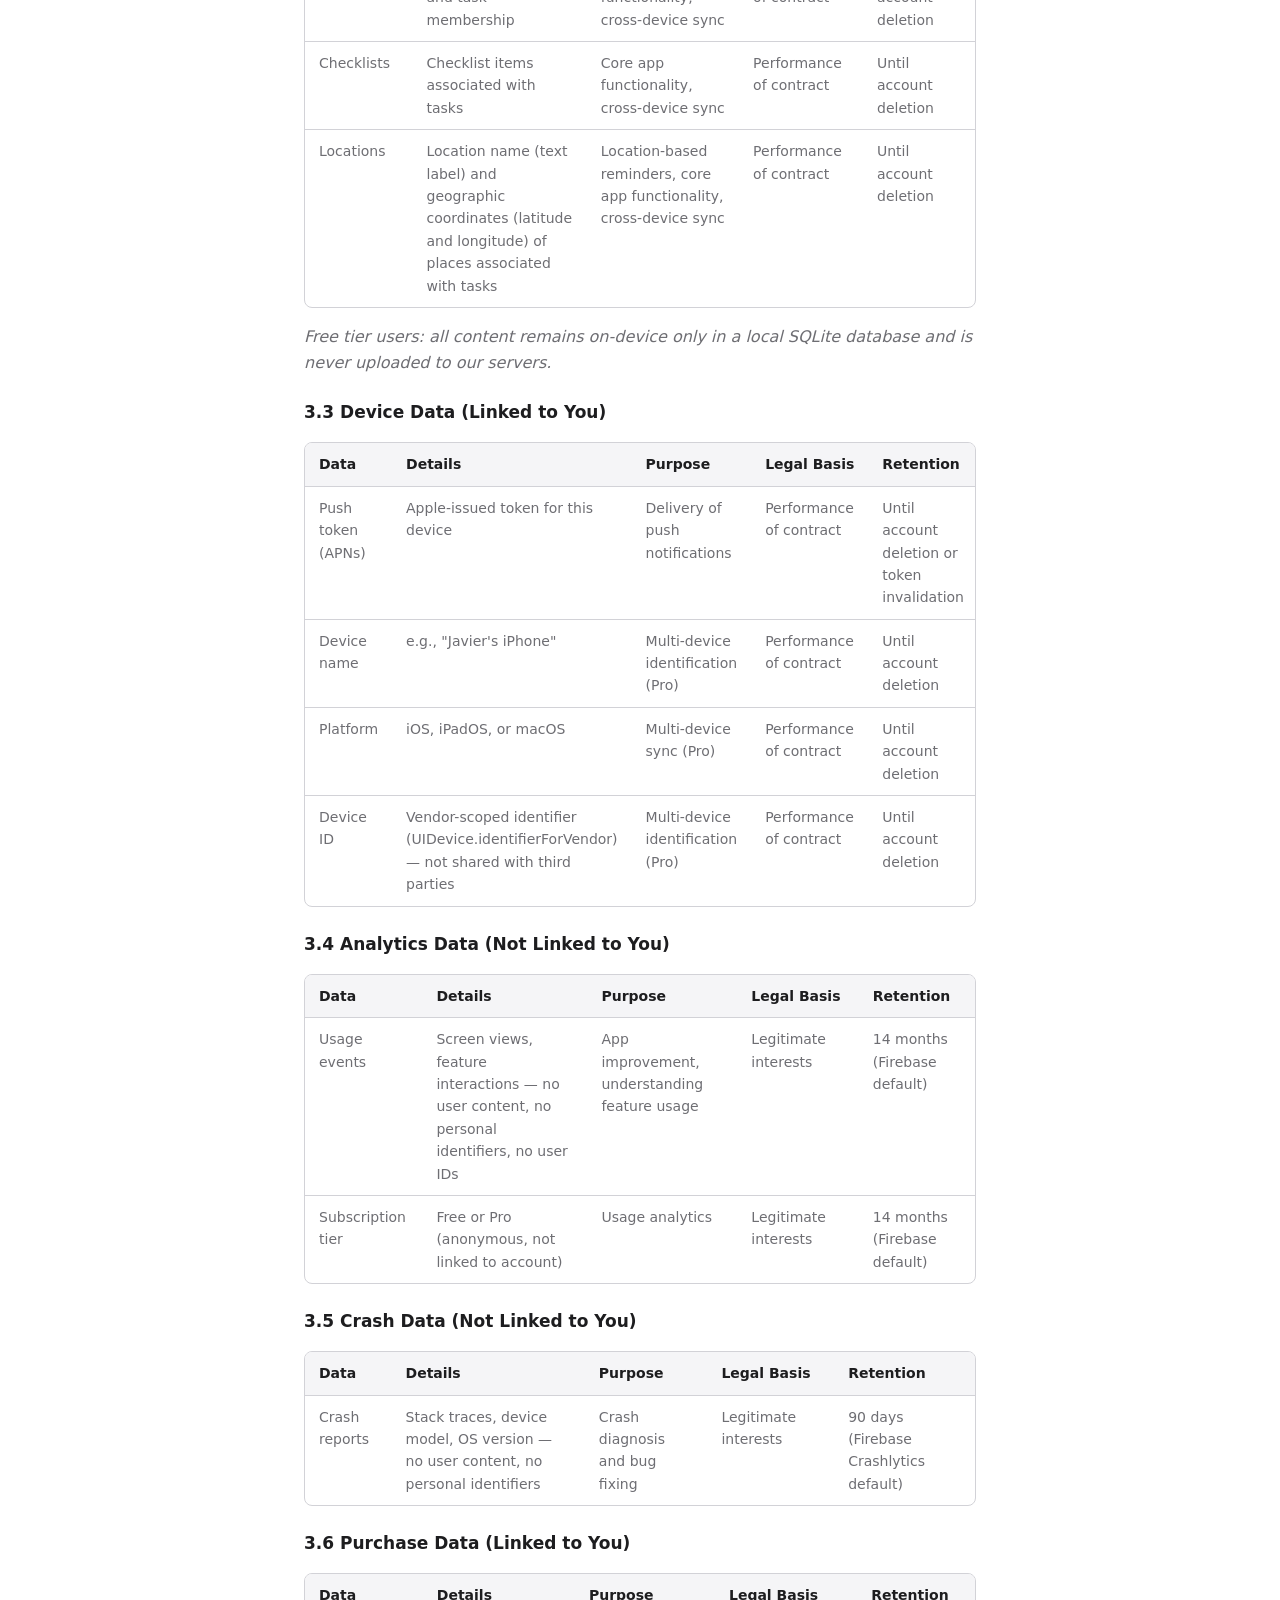
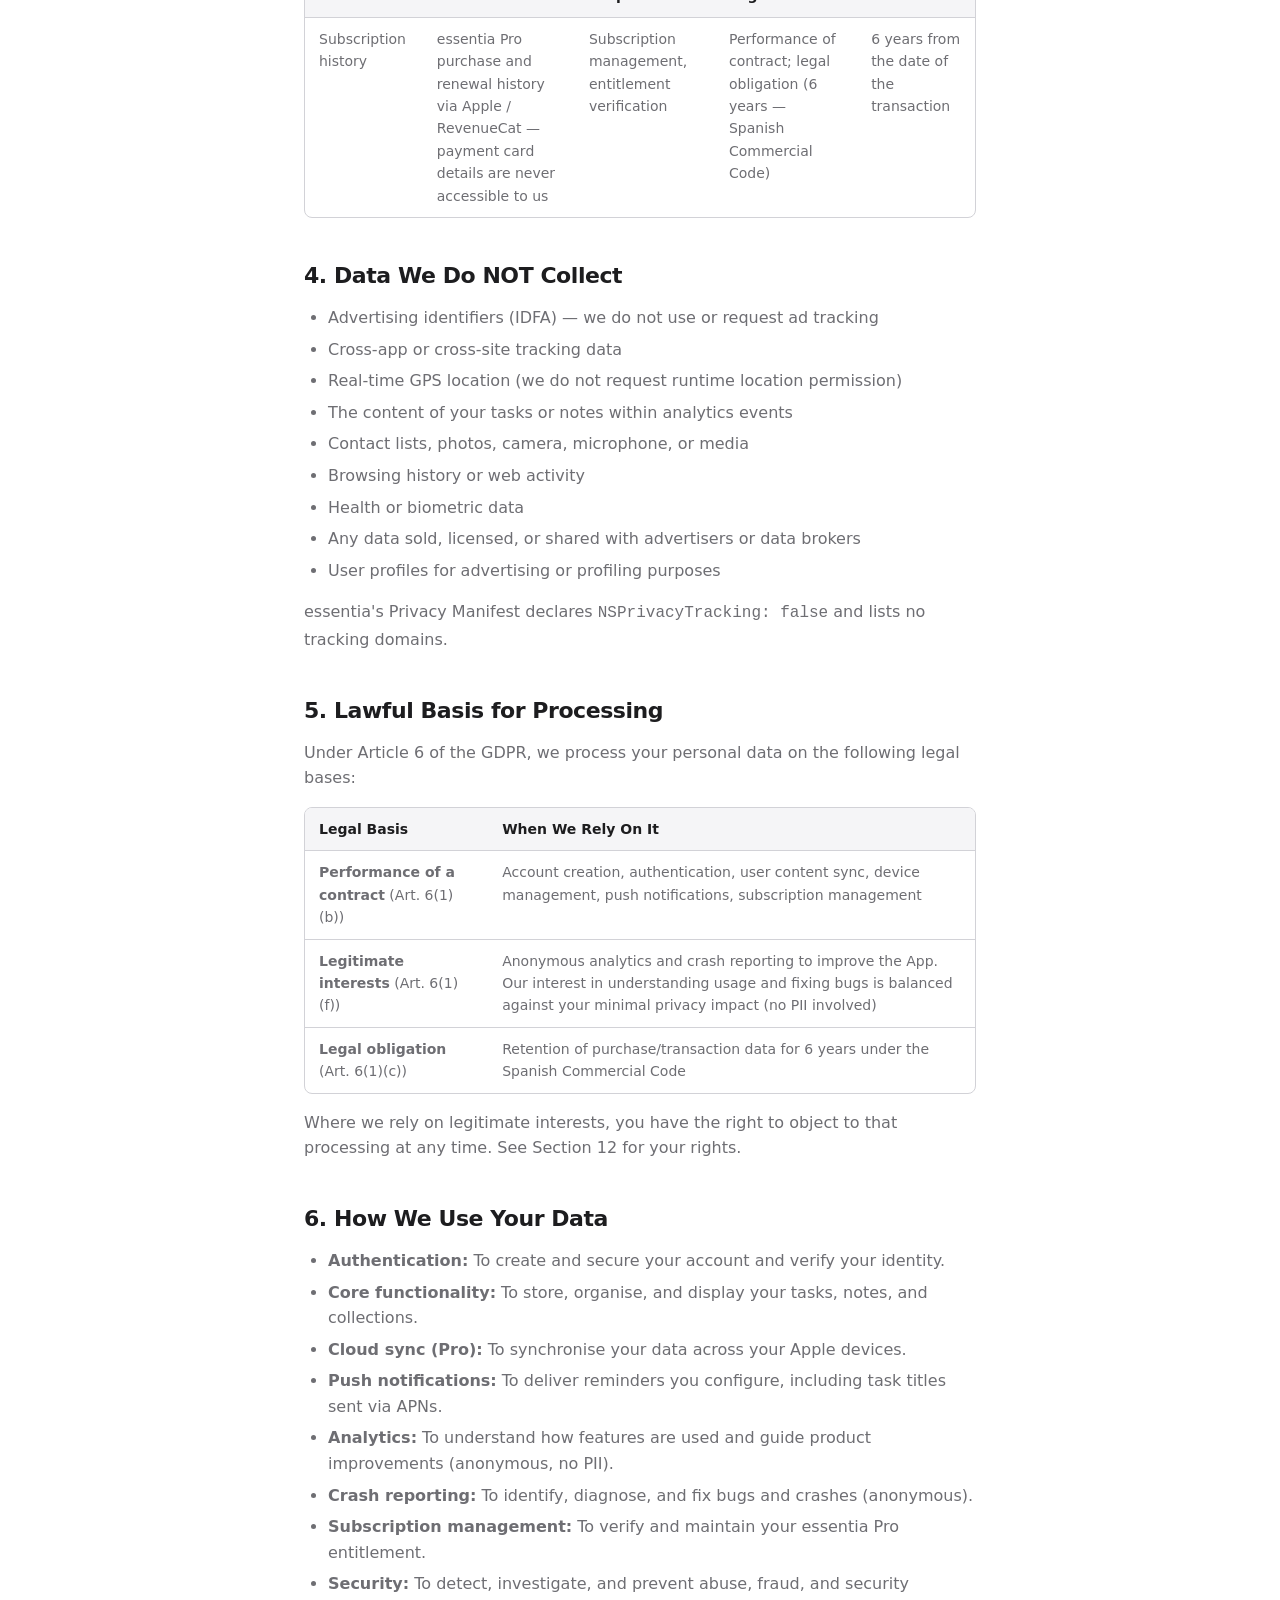
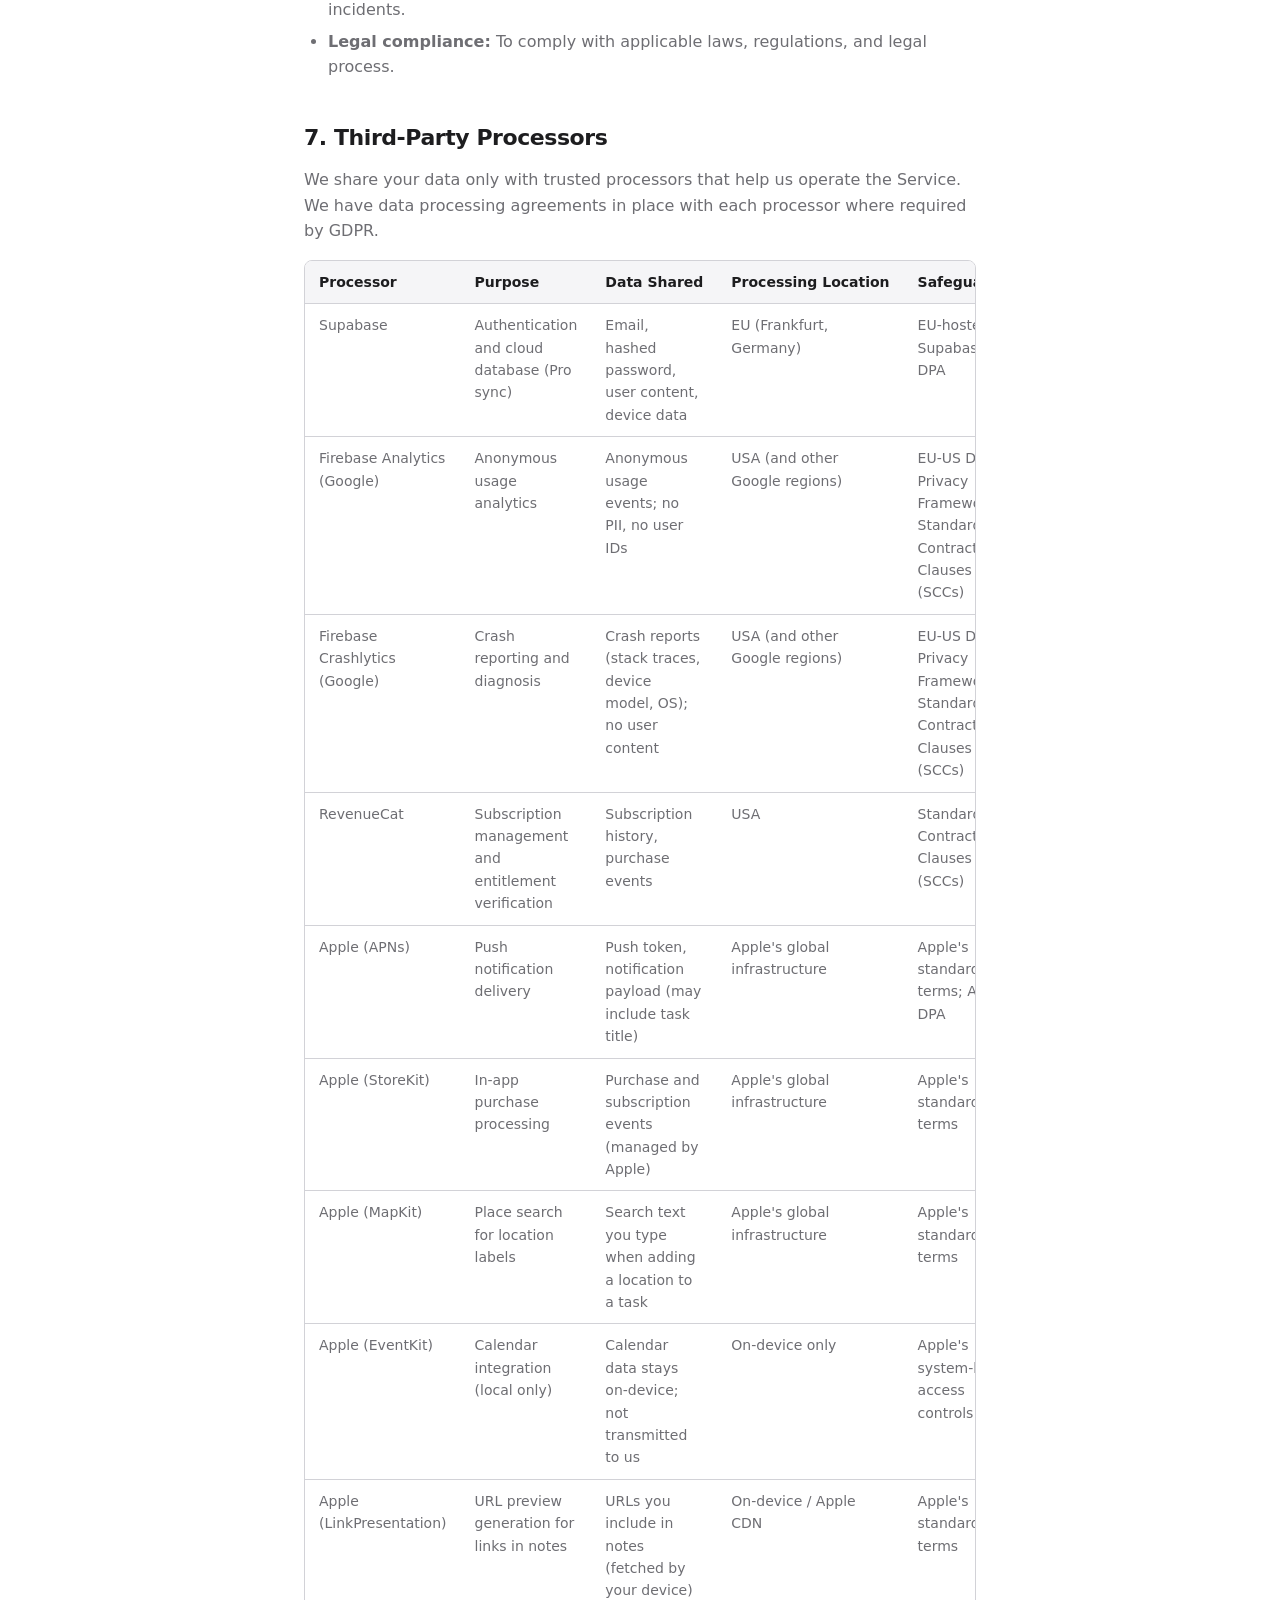
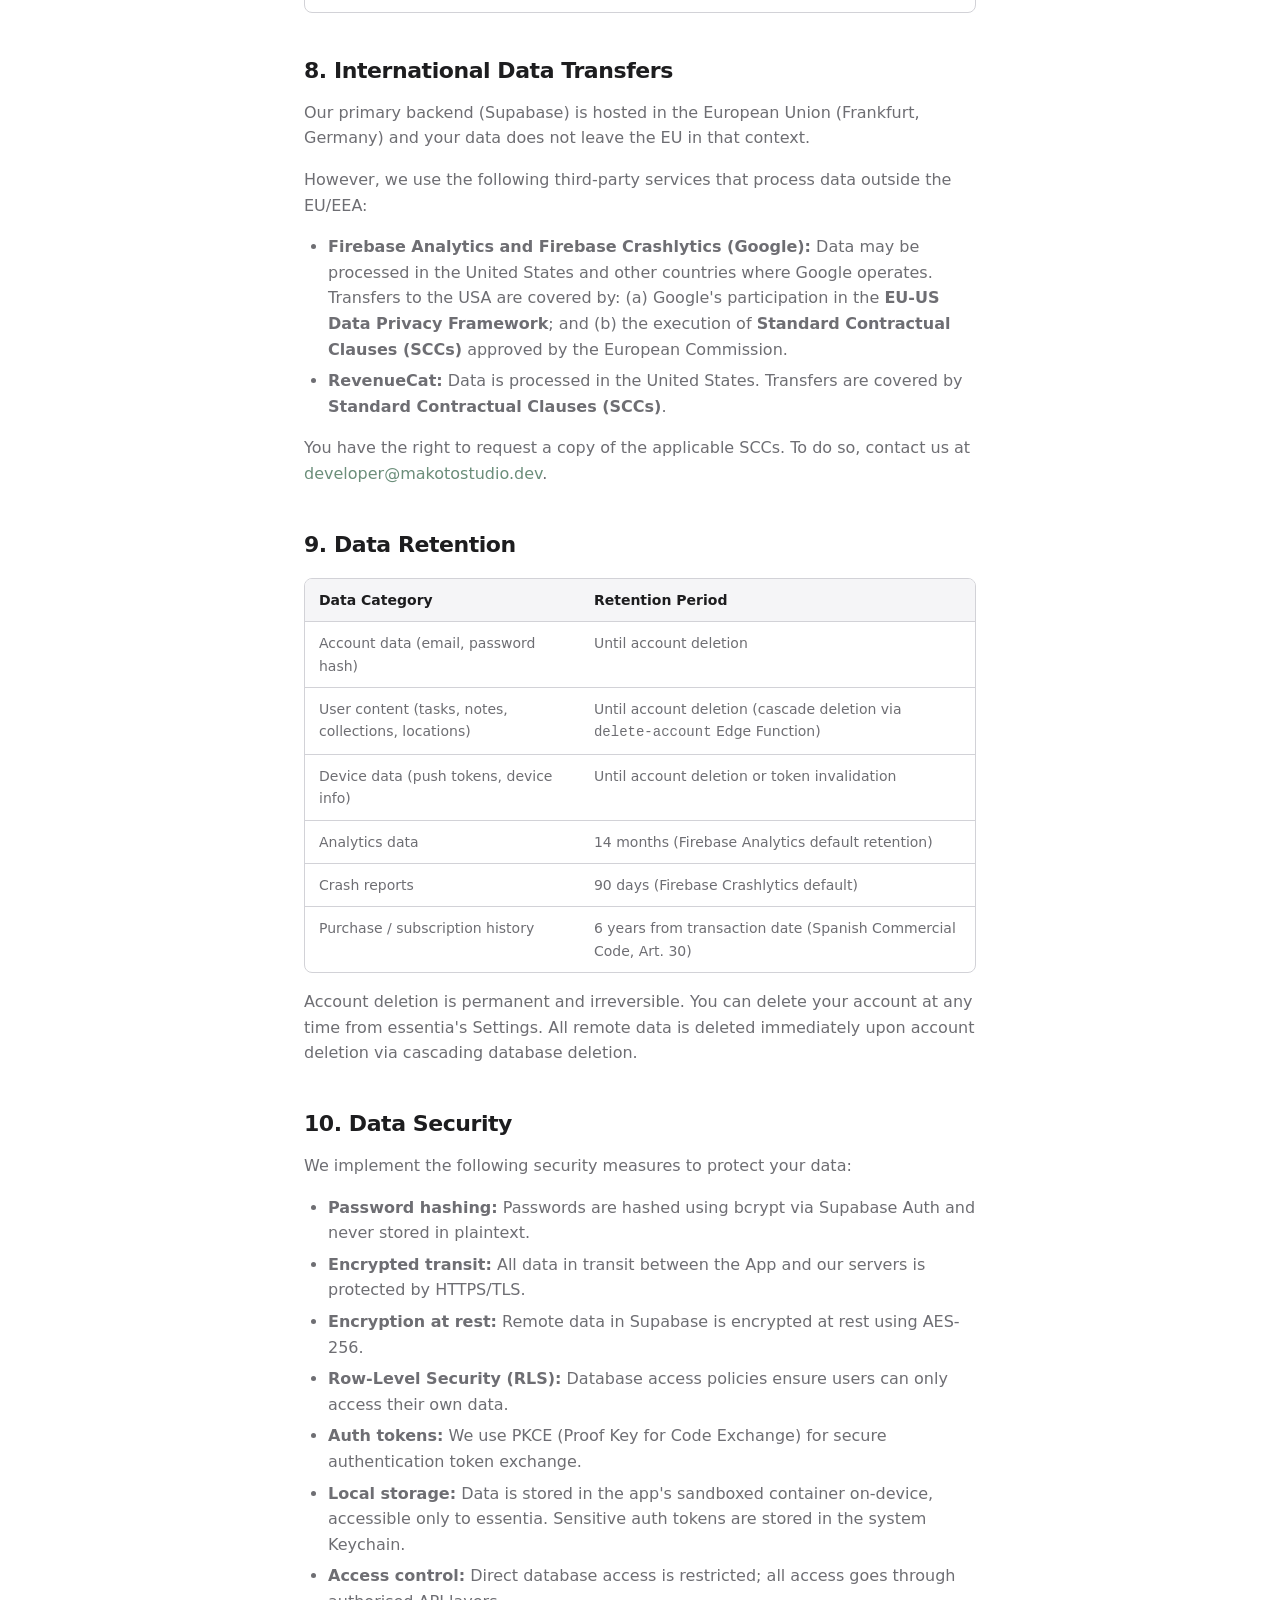
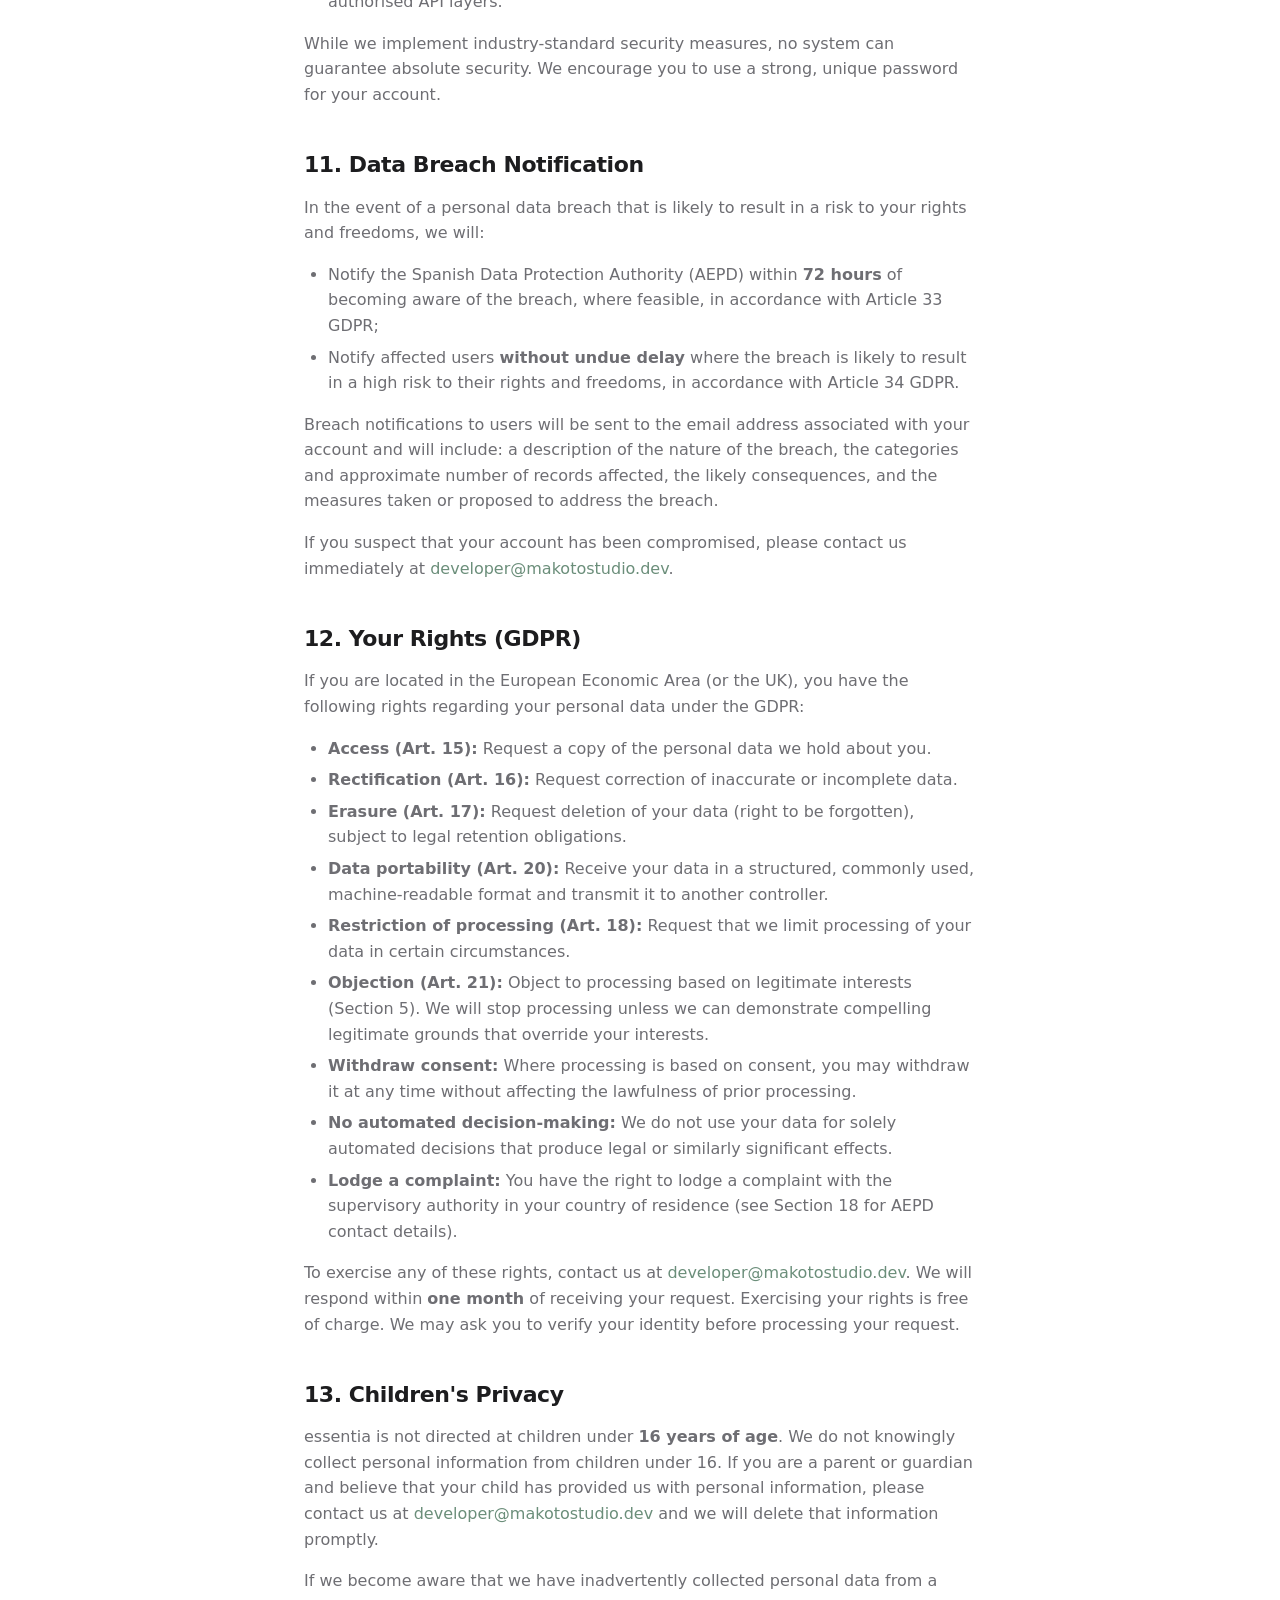
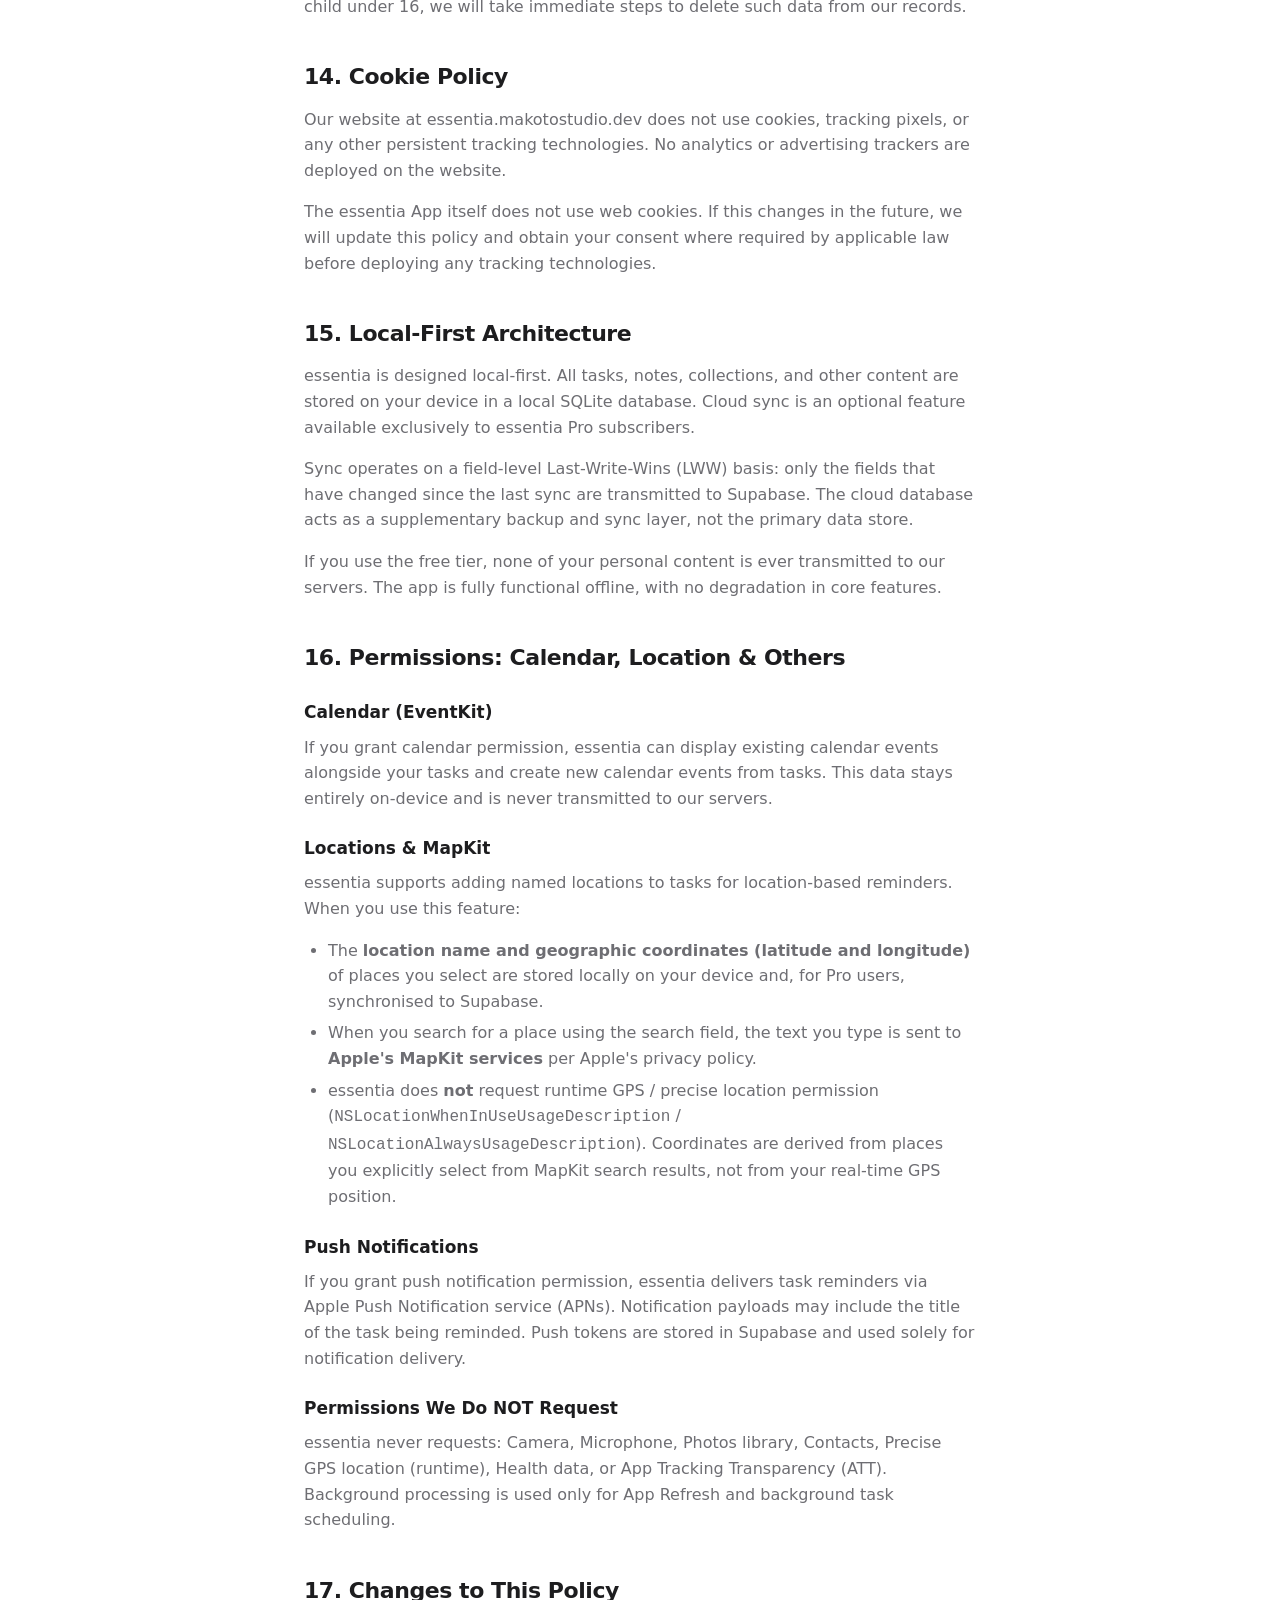
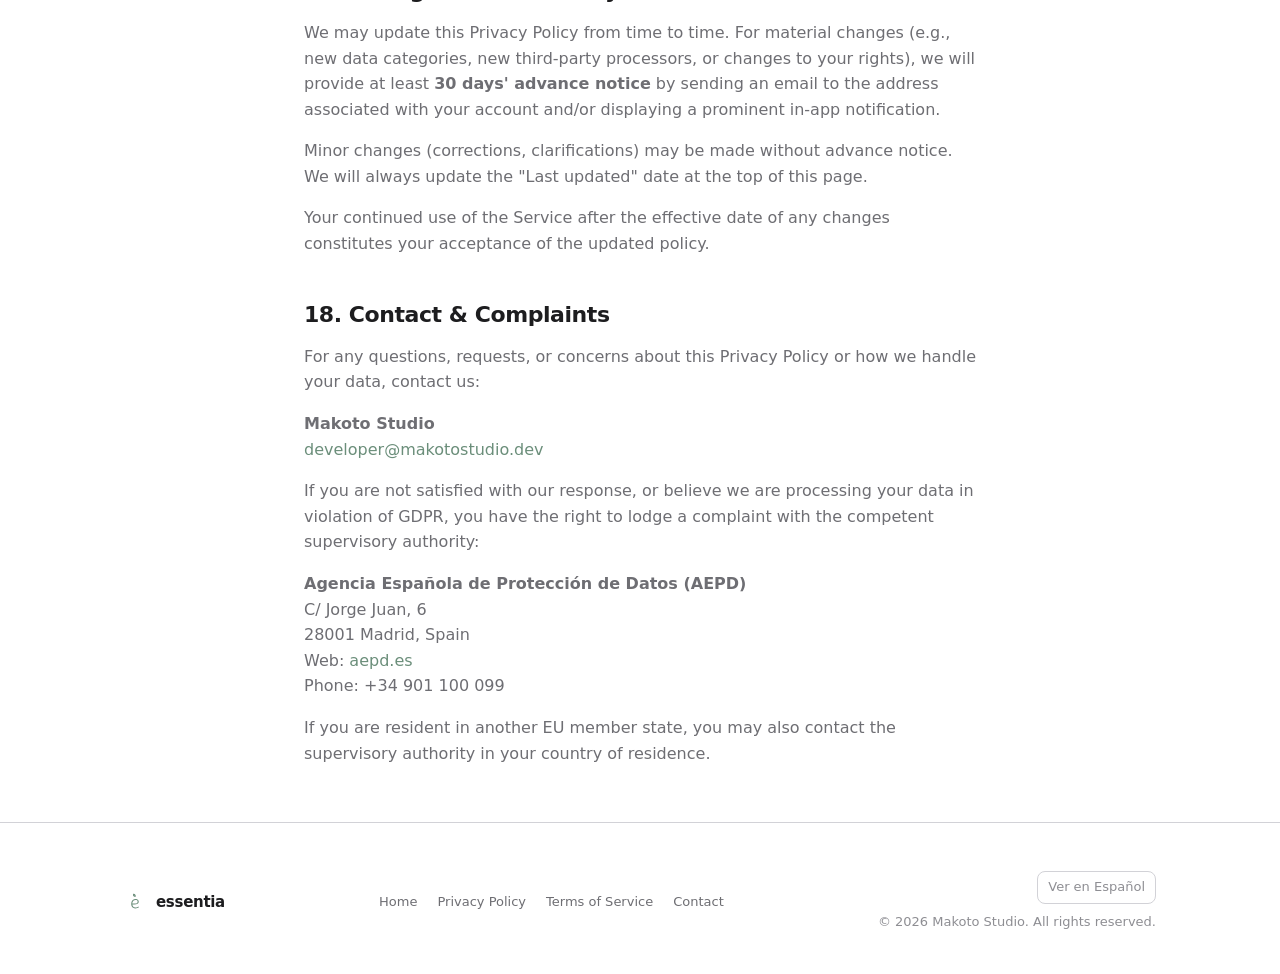
<file: privacy/index.html>
<!DOCTYPE html>
<html lang="en">
<head>
    <meta charset="UTF-8">
    <meta name="viewport" content="width=device-width, initial-scale=1.0">
    <title>Privacy Policy — essentia</title>
    <script>
        var lang = (navigator.language || navigator.userLanguage || 'en').toLowerCase();
        location.replace(lang.startsWith('es') ? '/es/privacy/' : '/en/privacy/');
    </script>
    <noscript>
        <meta http-equiv="refresh" content="0;url=/en/privacy/">
    </noscript>
</head>
<body>
    <p>Redirecting&hellip; <a href="/en/privacy/">Continue to Privacy Policy</a></p>
</body>
</html>
</file>
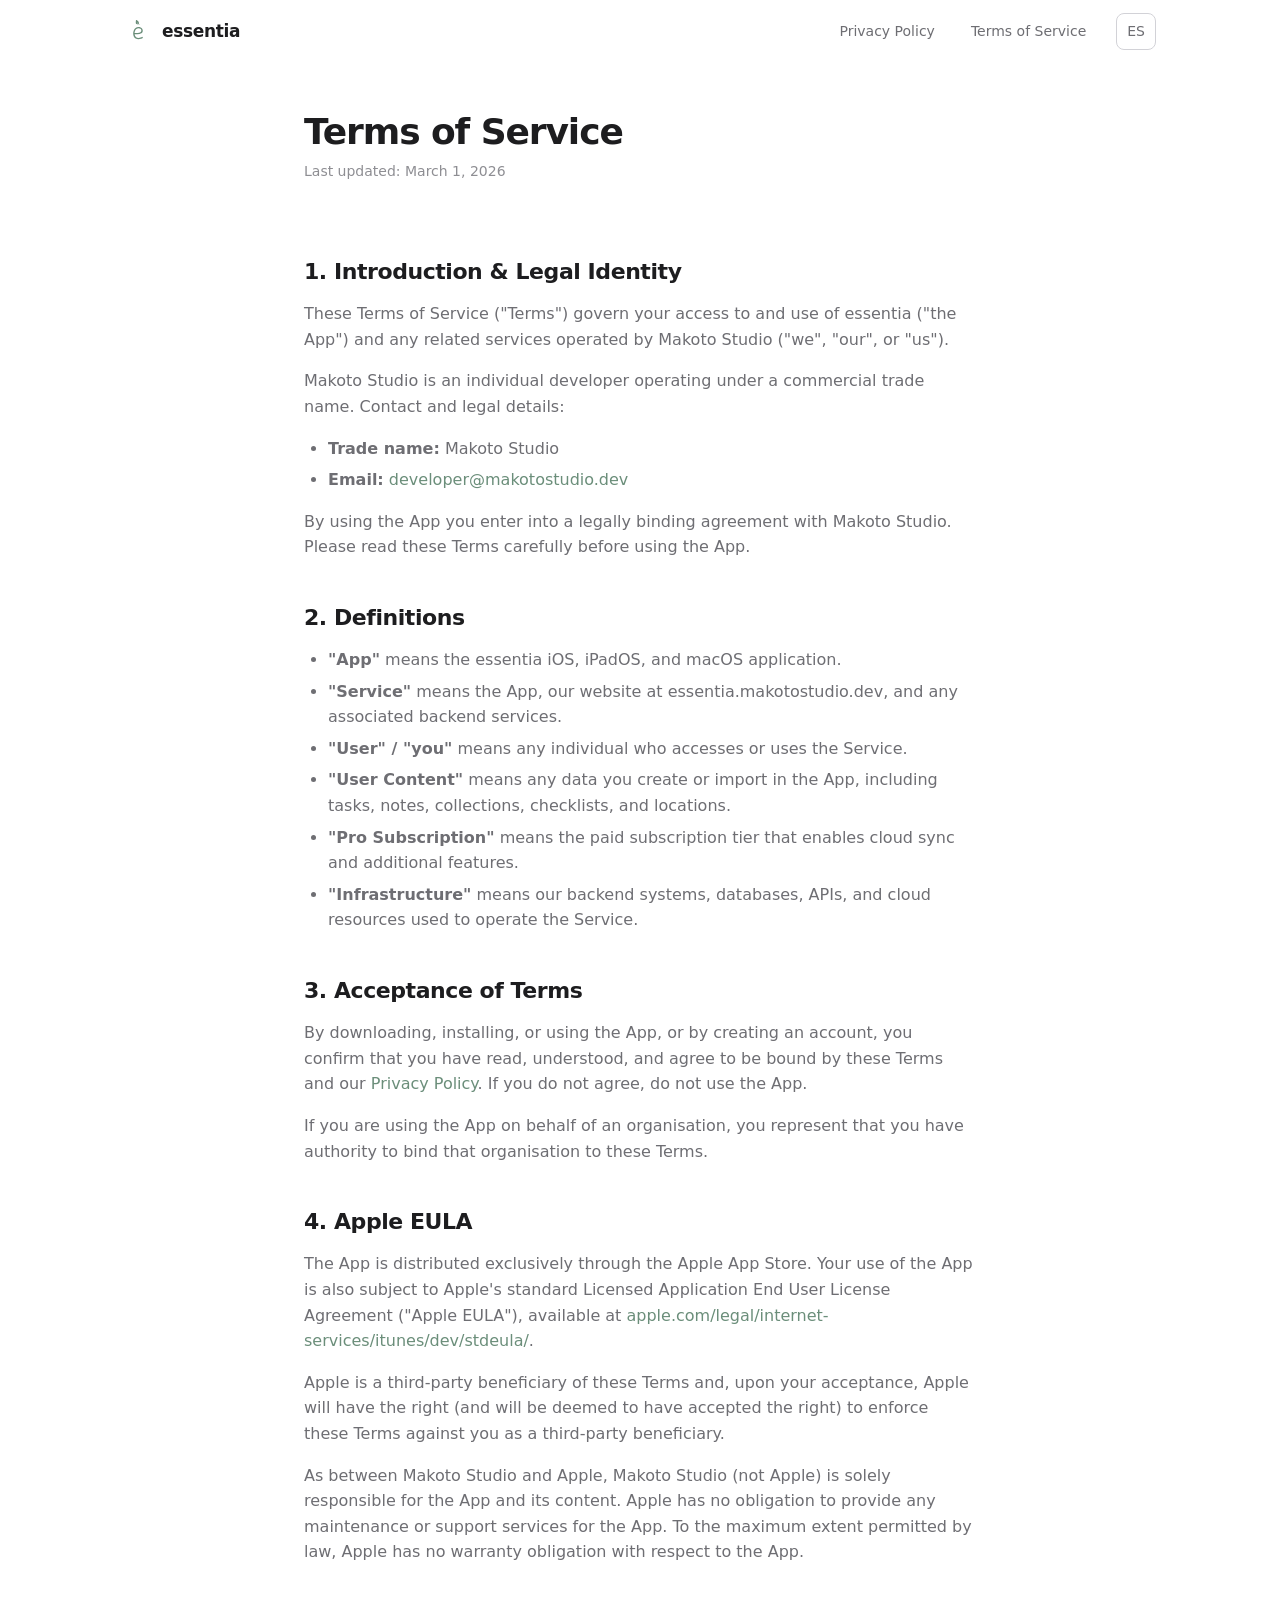
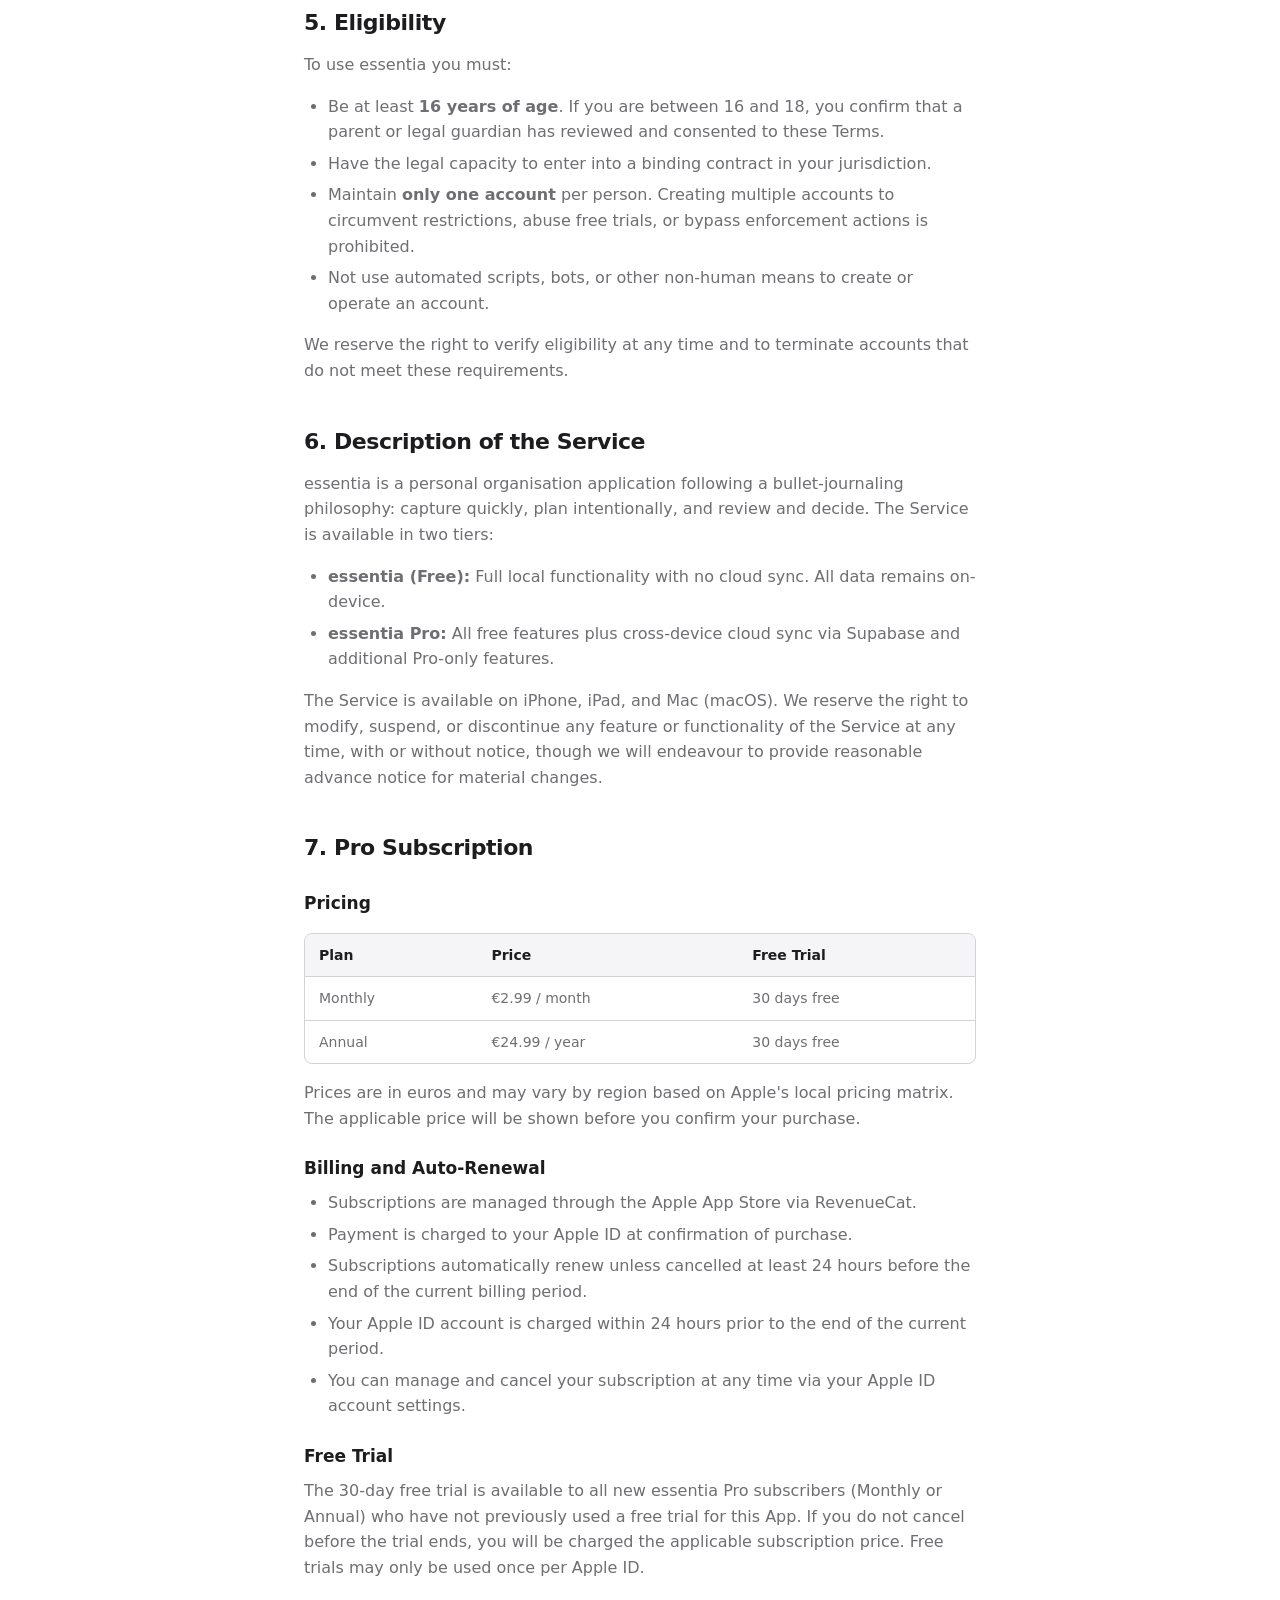
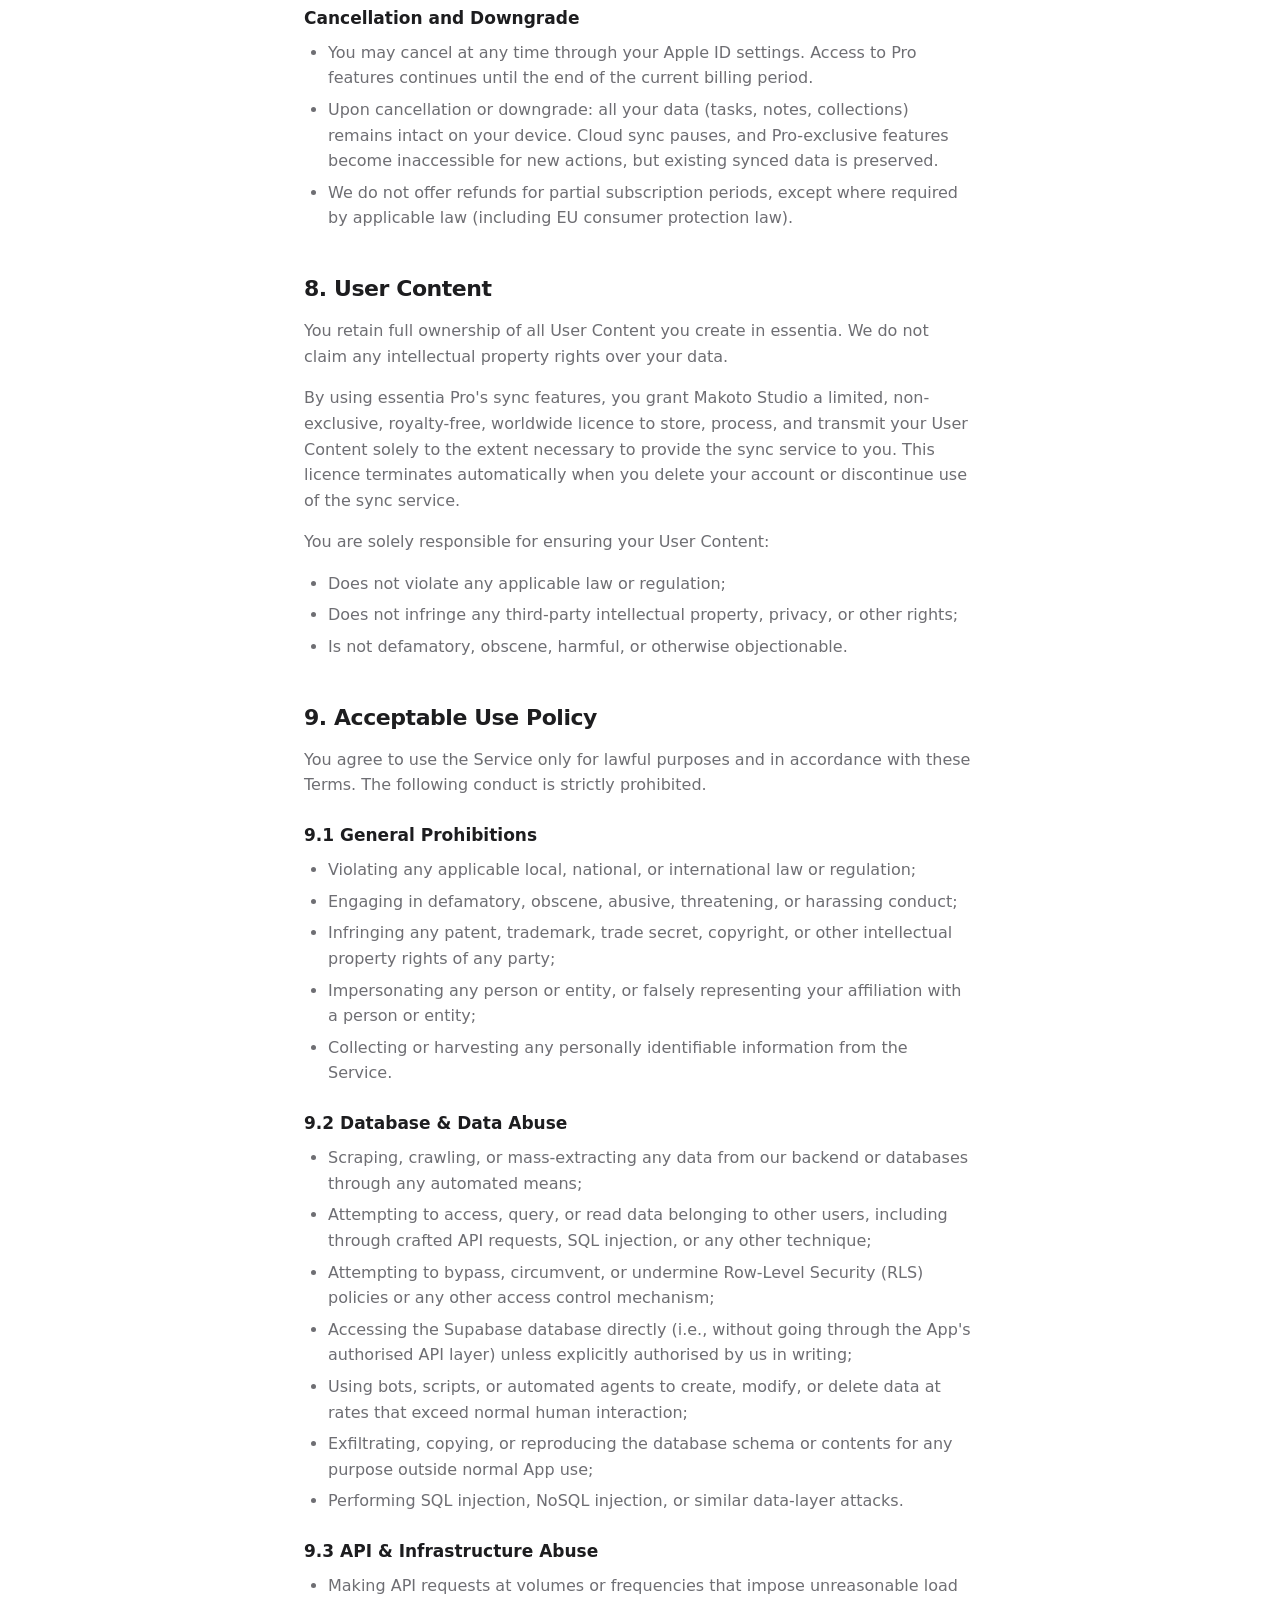
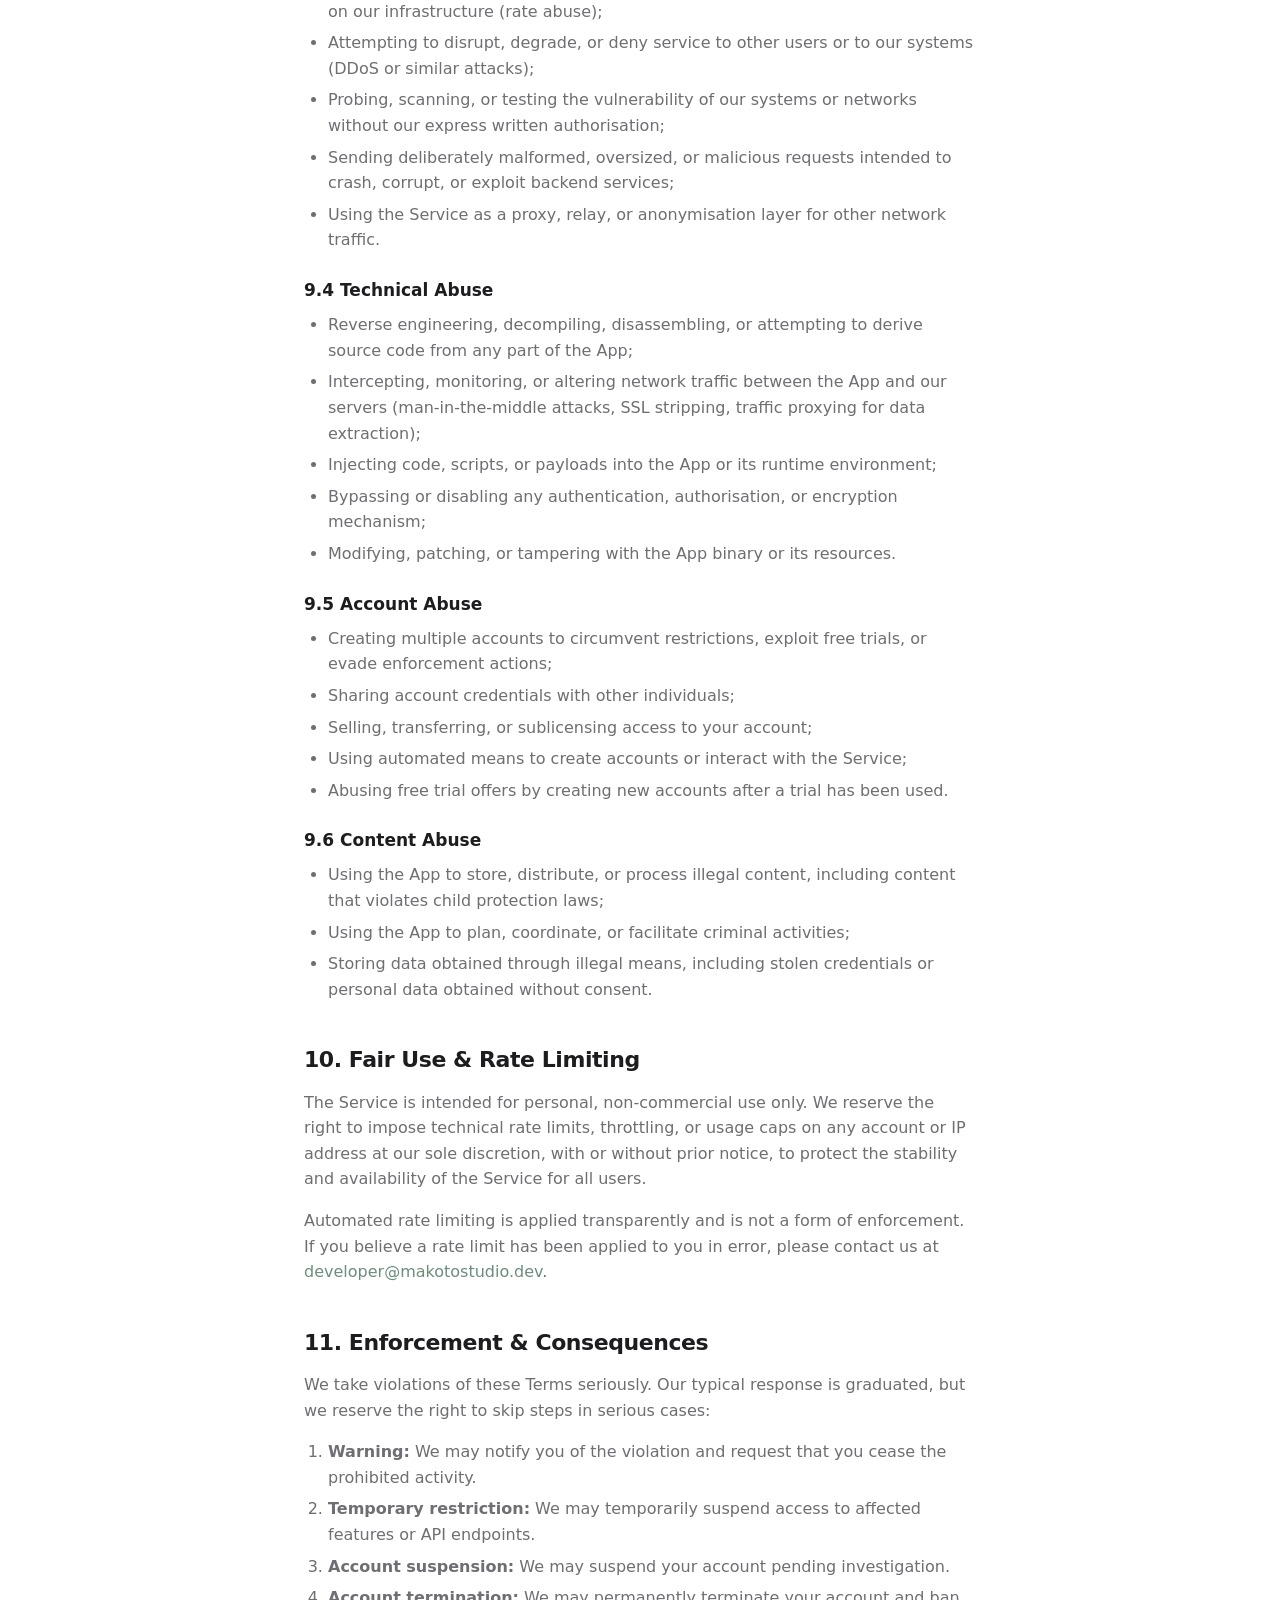
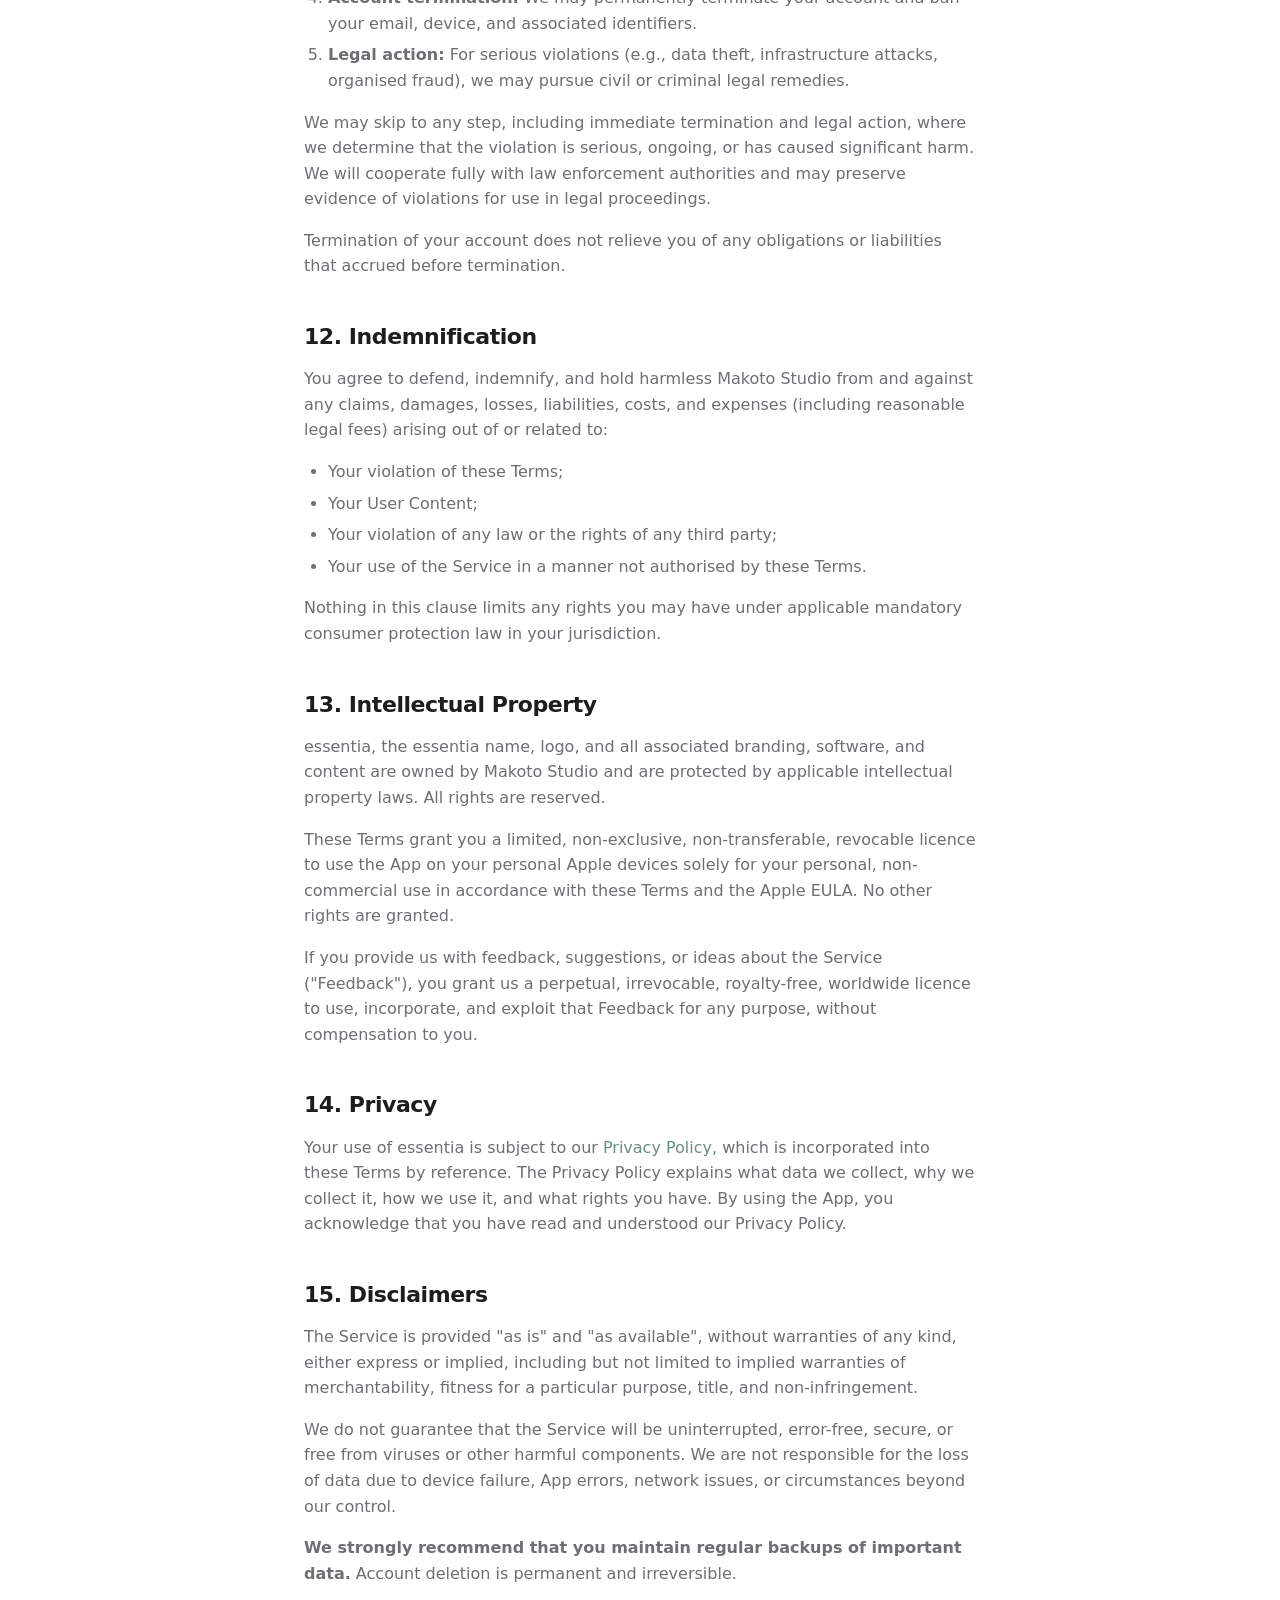
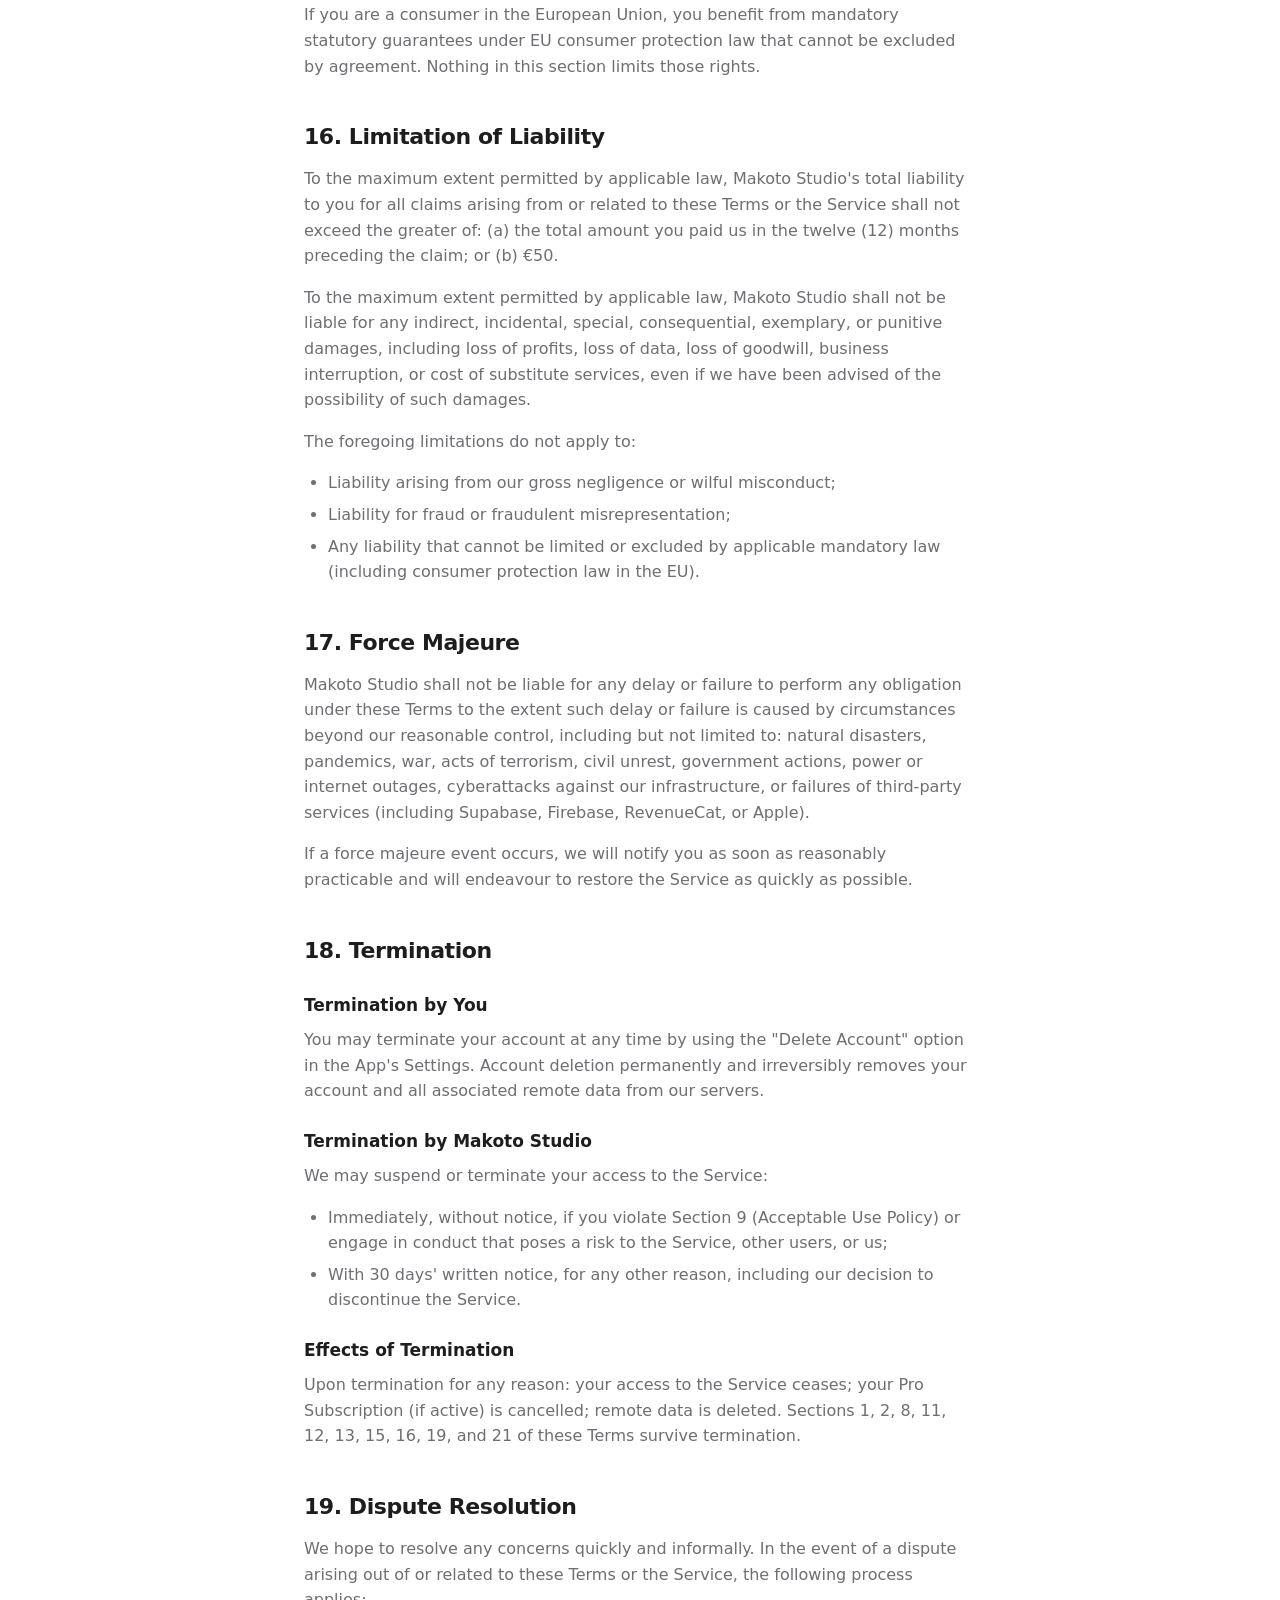
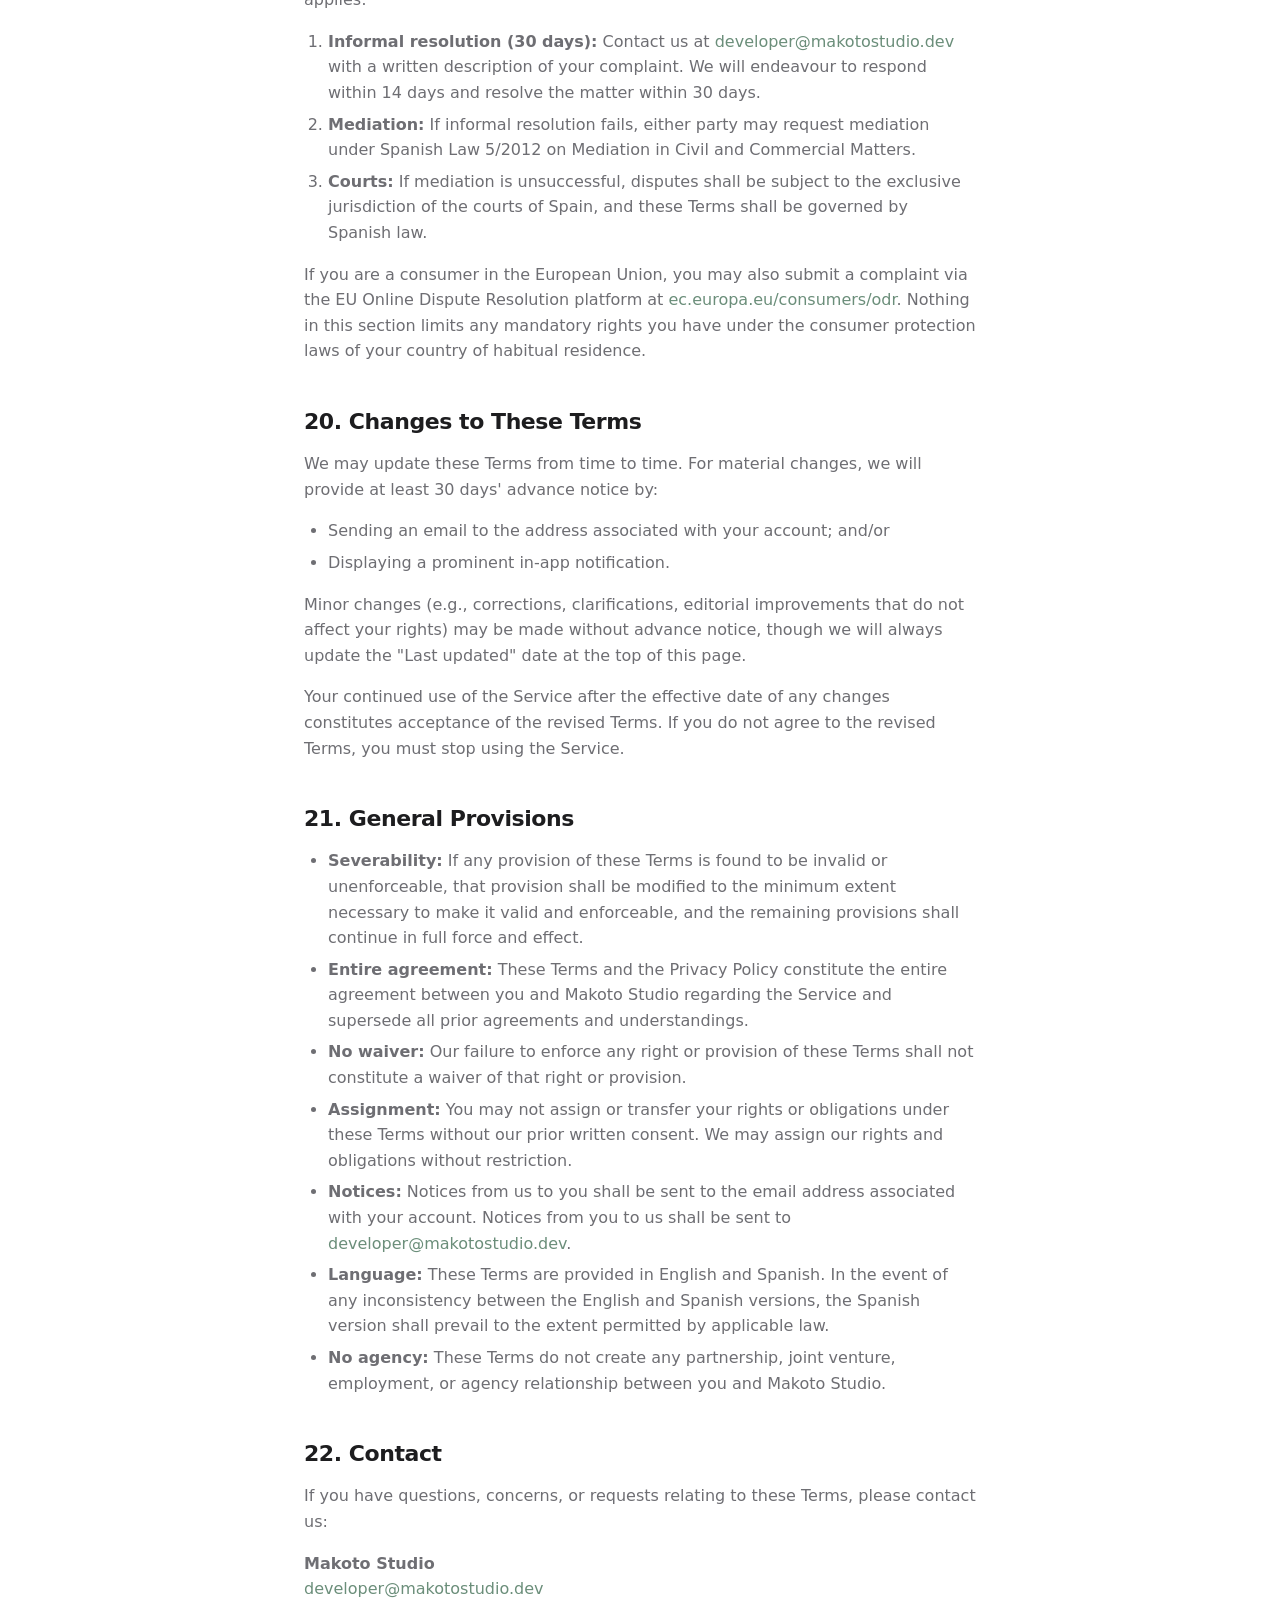
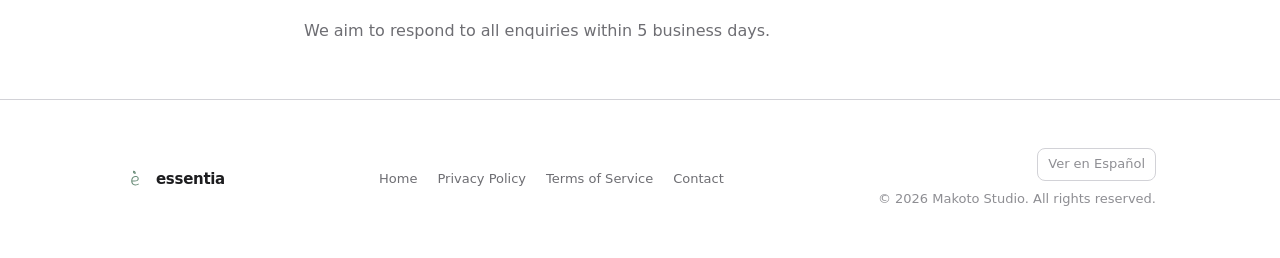
<file: terms/index.html>
<!DOCTYPE html>
<html lang="en">
<head>
    <meta charset="UTF-8">
    <meta name="viewport" content="width=device-width, initial-scale=1.0">
    <title>Terms of Service — essentia</title>
    <script>
        var lang = (navigator.language || navigator.userLanguage || 'en').toLowerCase();
        location.replace(lang.startsWith('es') ? '/es/terms/' : '/en/terms/');
    </script>
    <noscript>
        <meta http-equiv="refresh" content="0;url=/en/terms/">
    </noscript>
</head>
<body>
    <p>Redirecting&hellip; <a href="/en/terms/">Continue to Terms of Service</a></p>
</body>
</html>
</file>
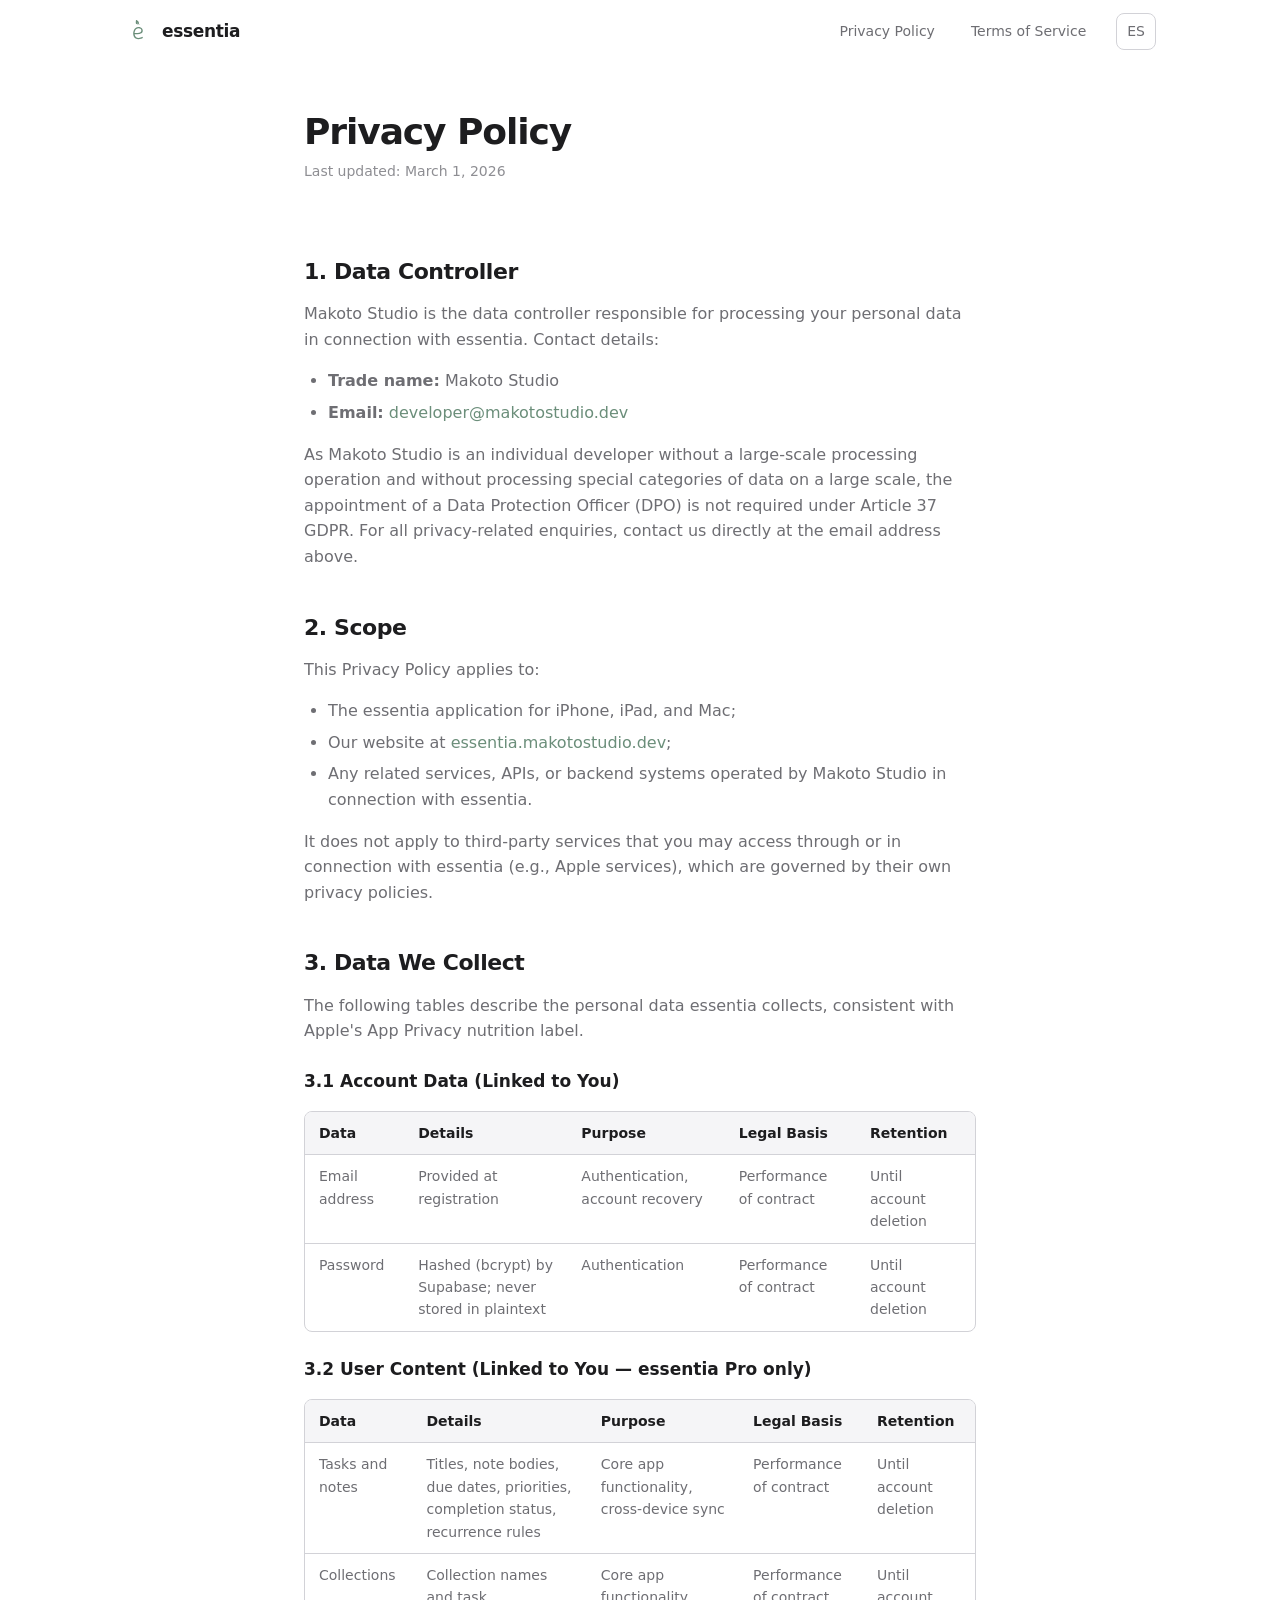
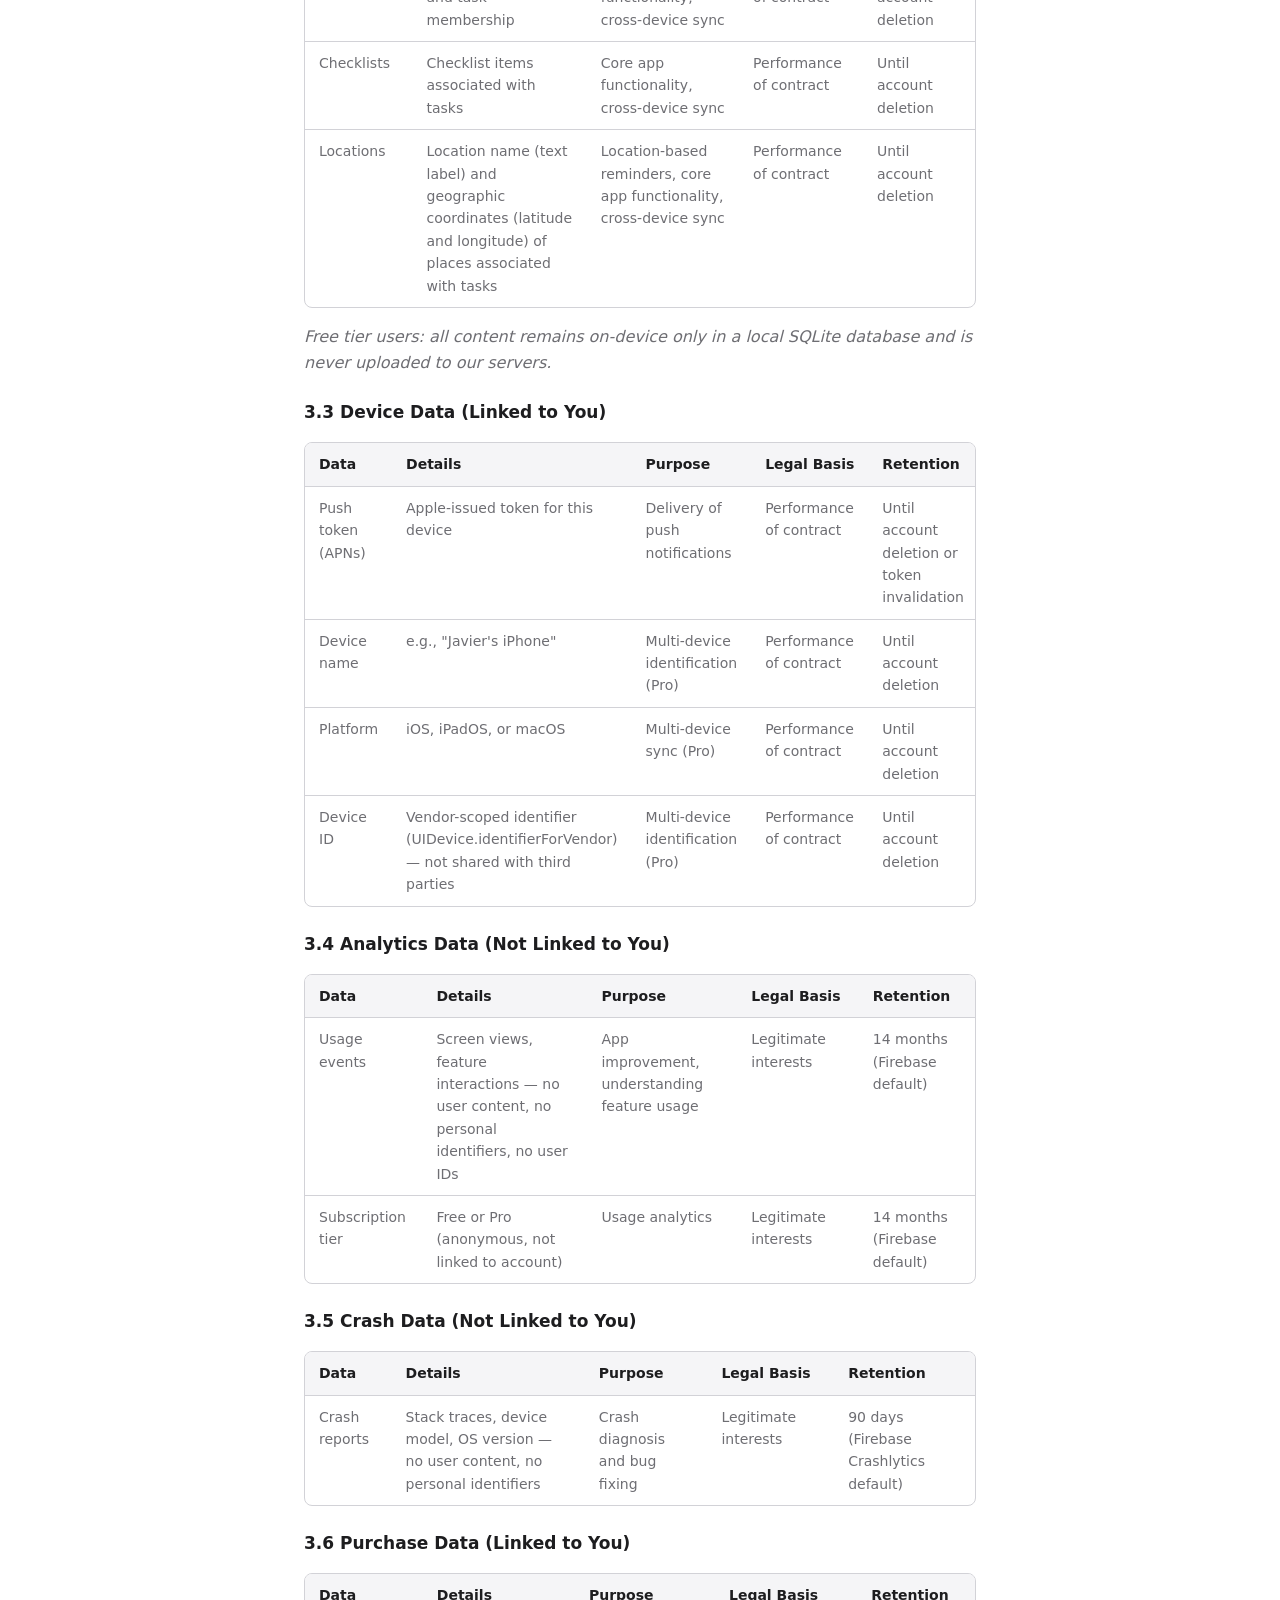
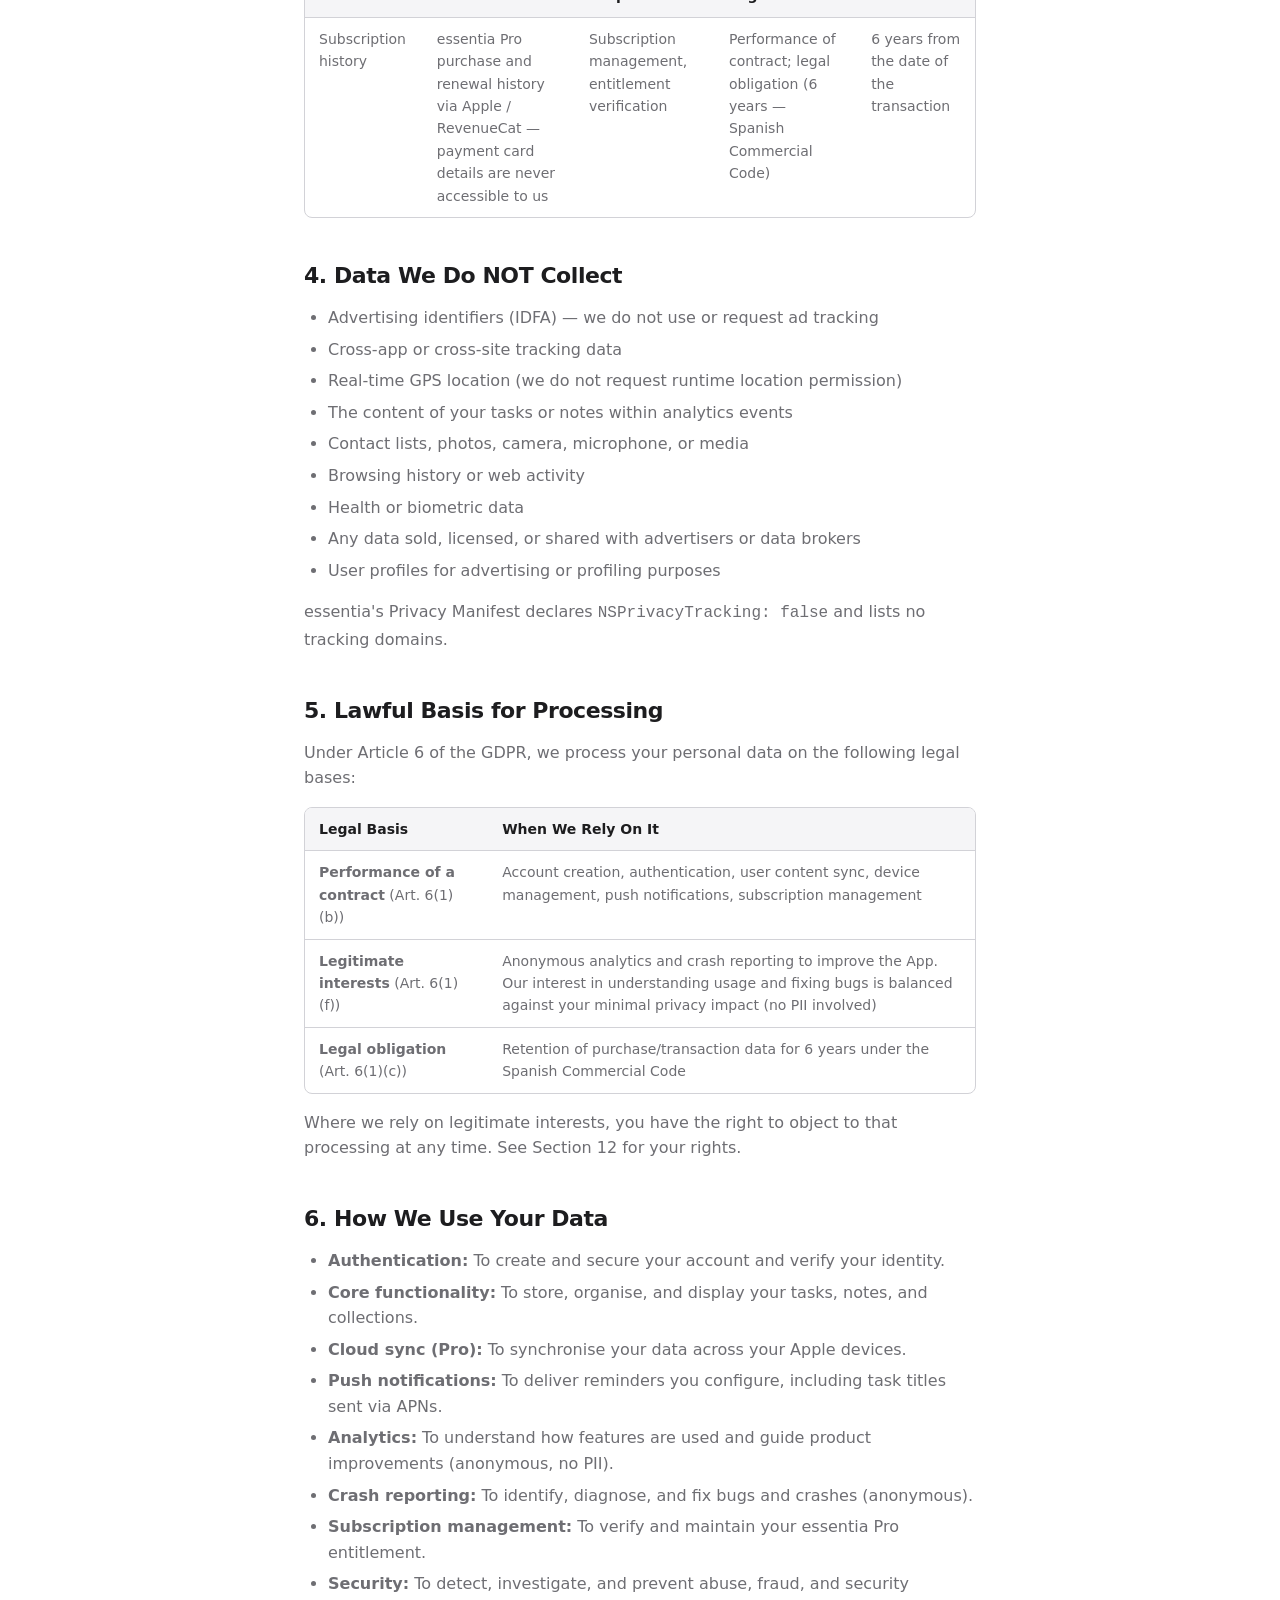
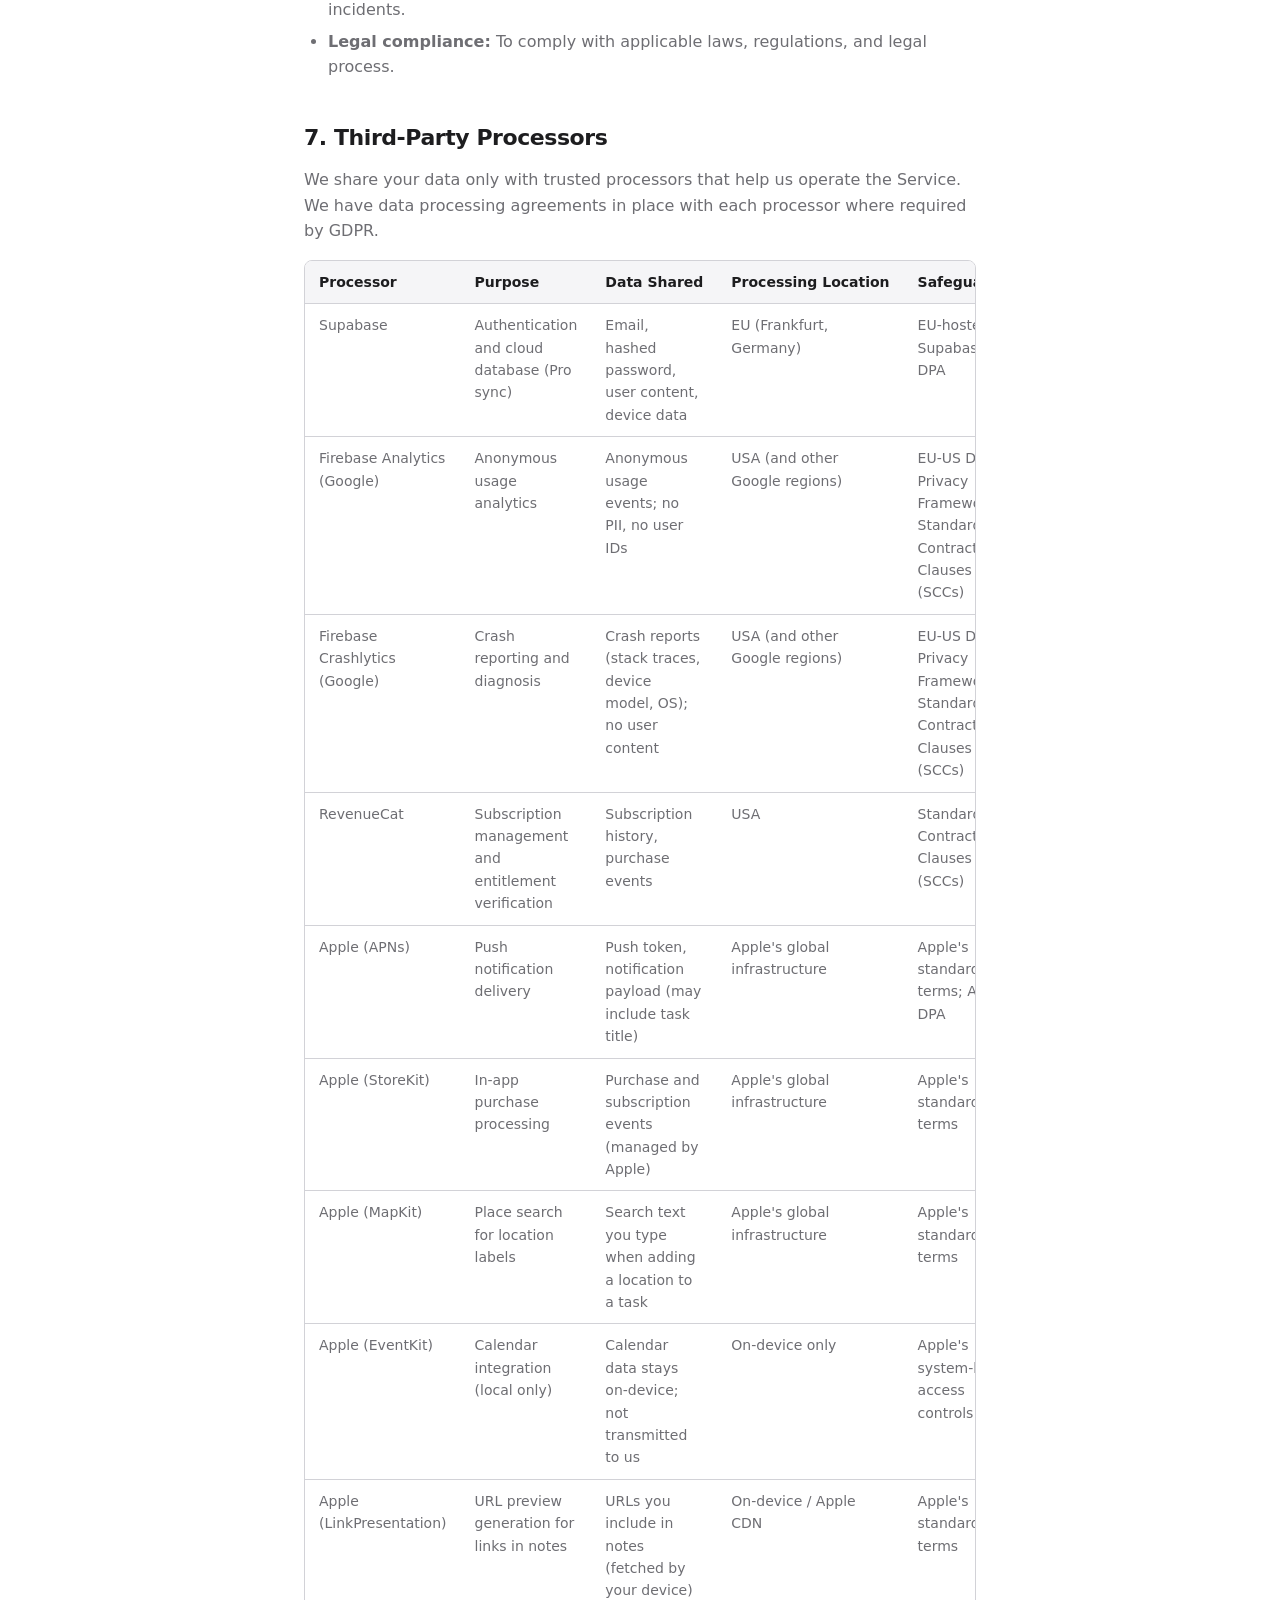
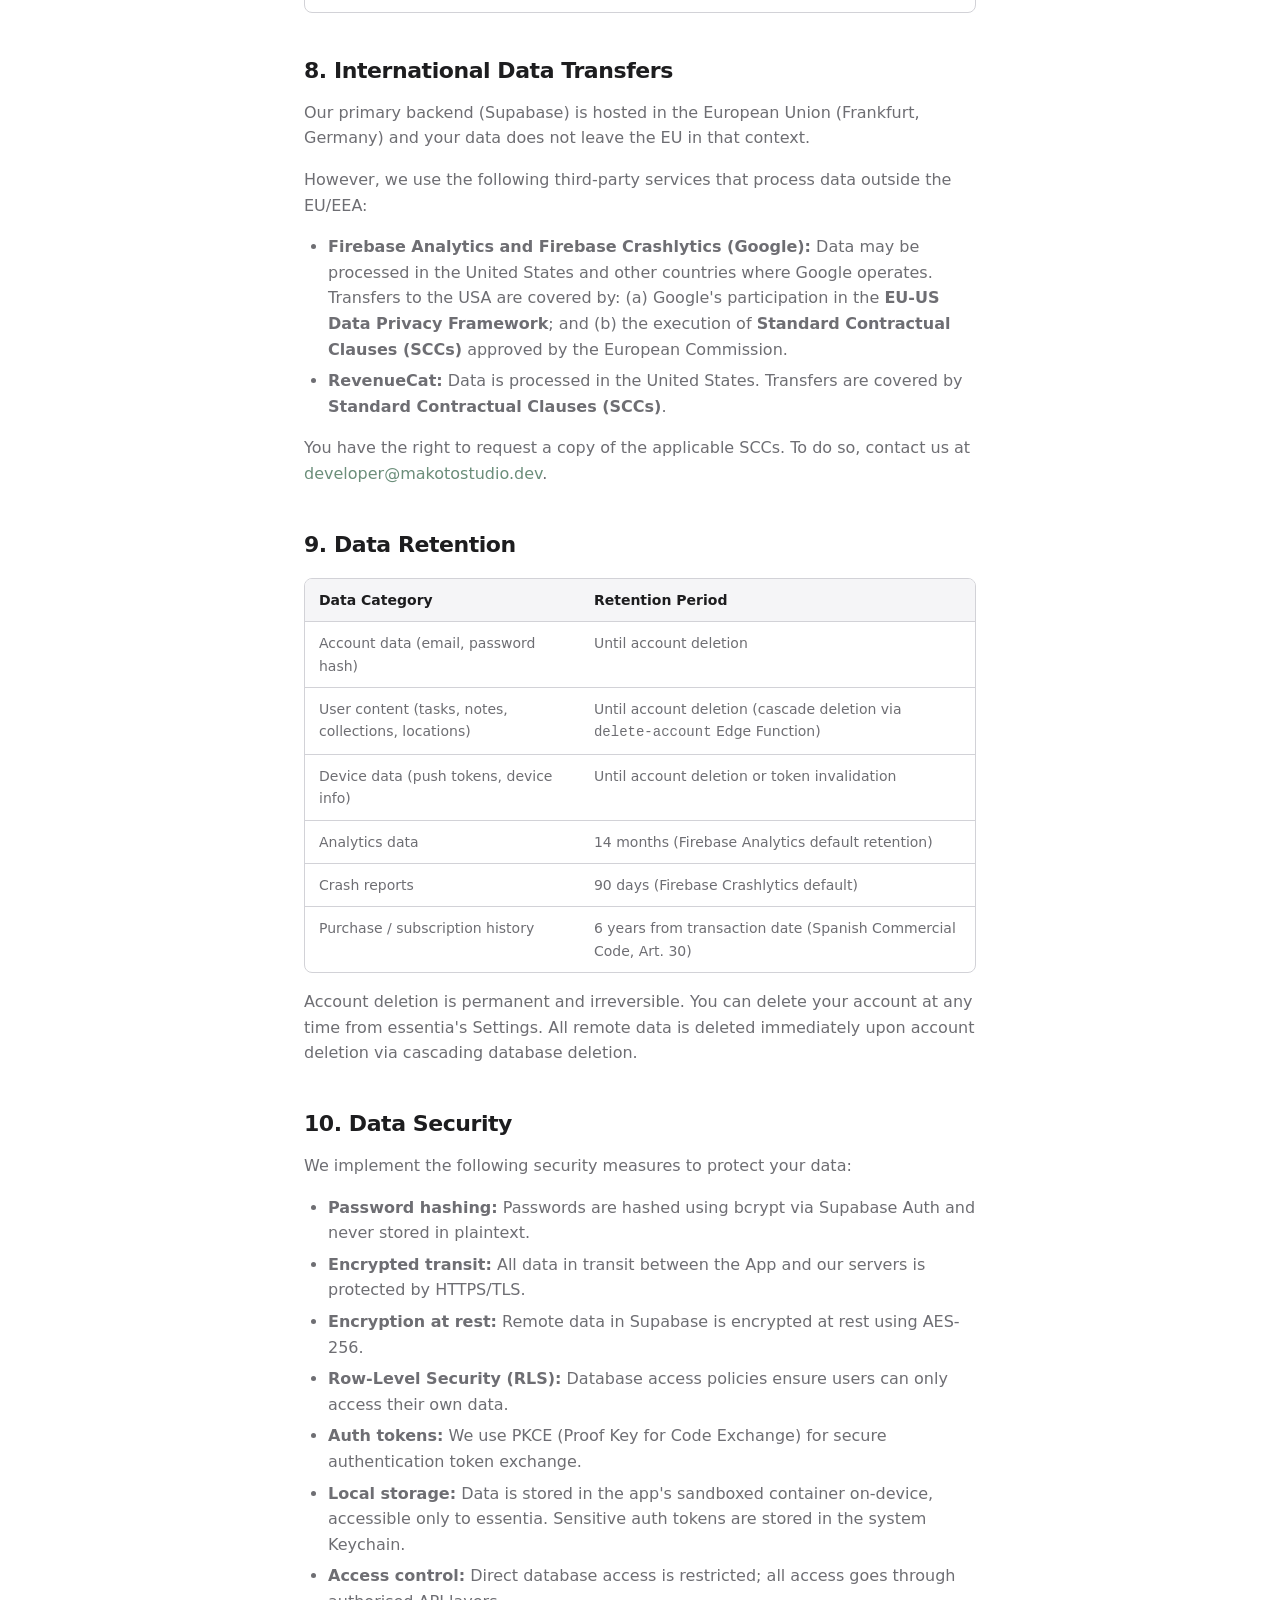
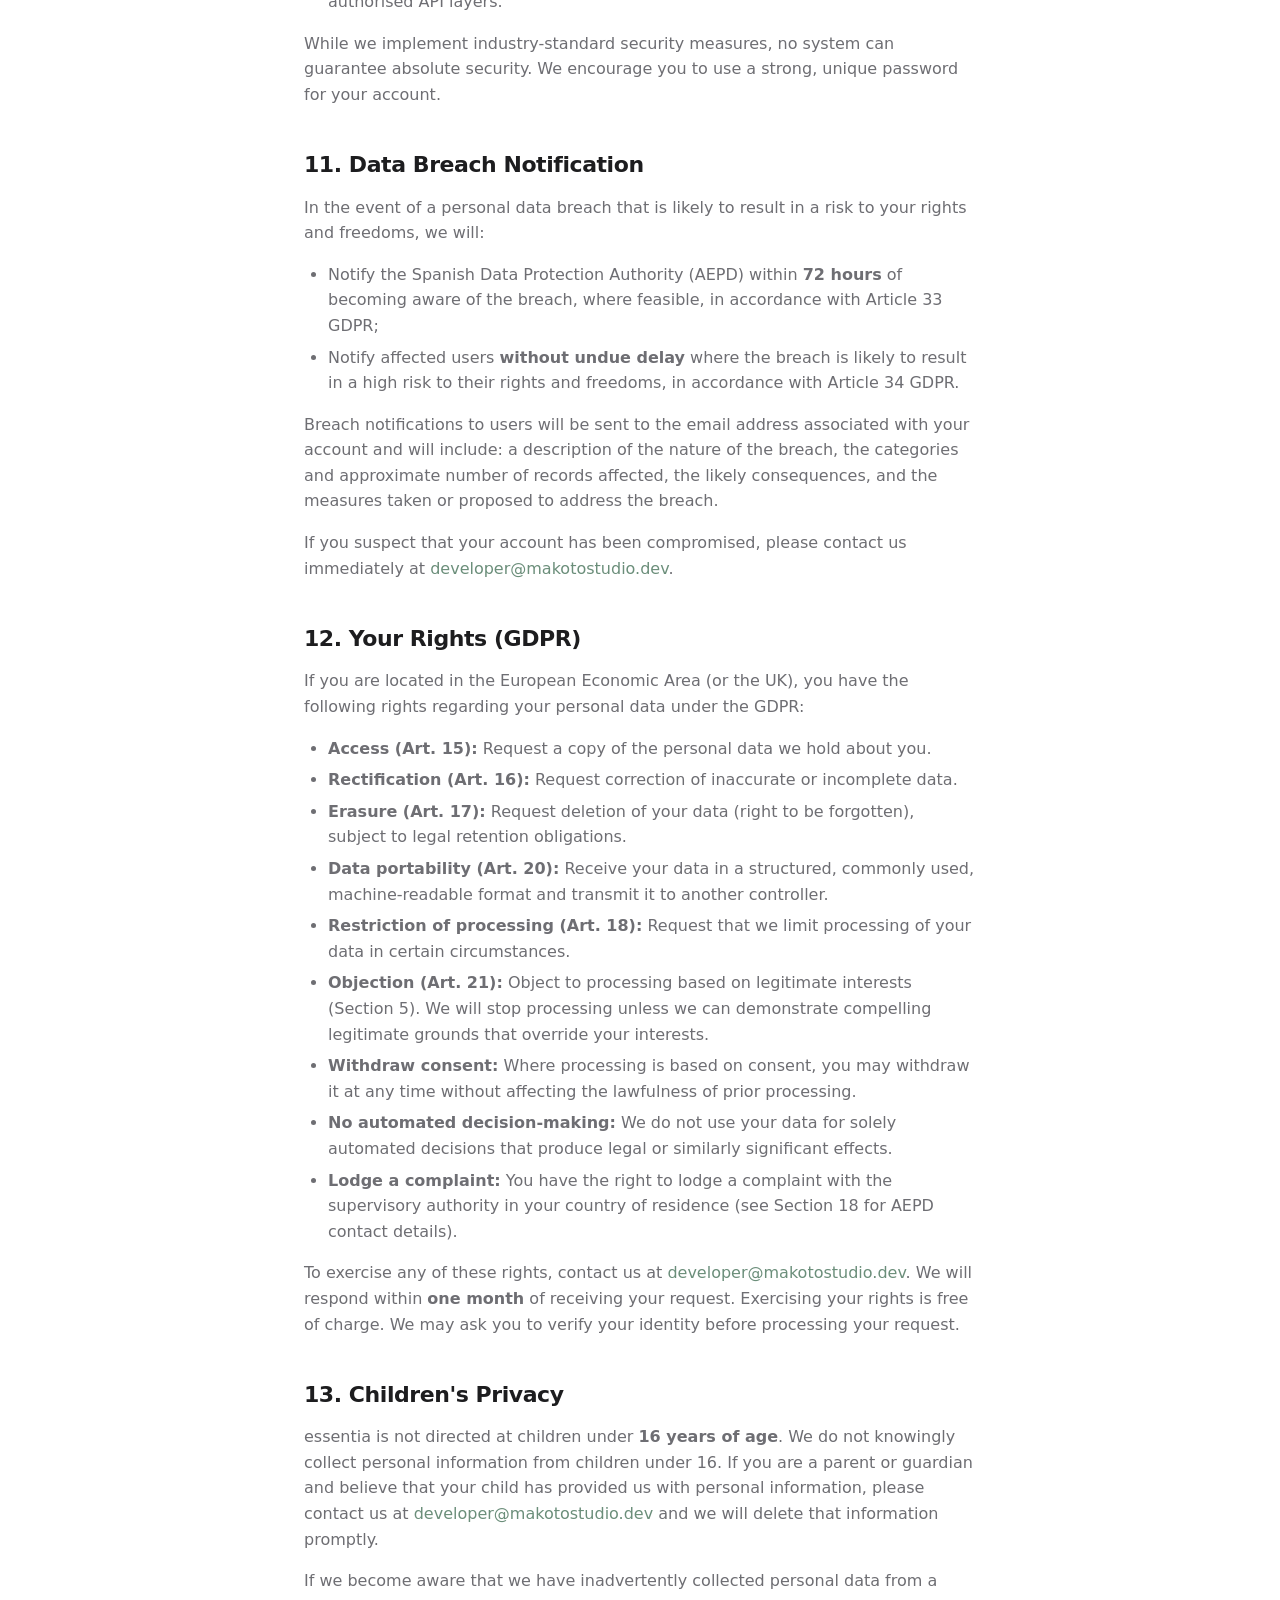
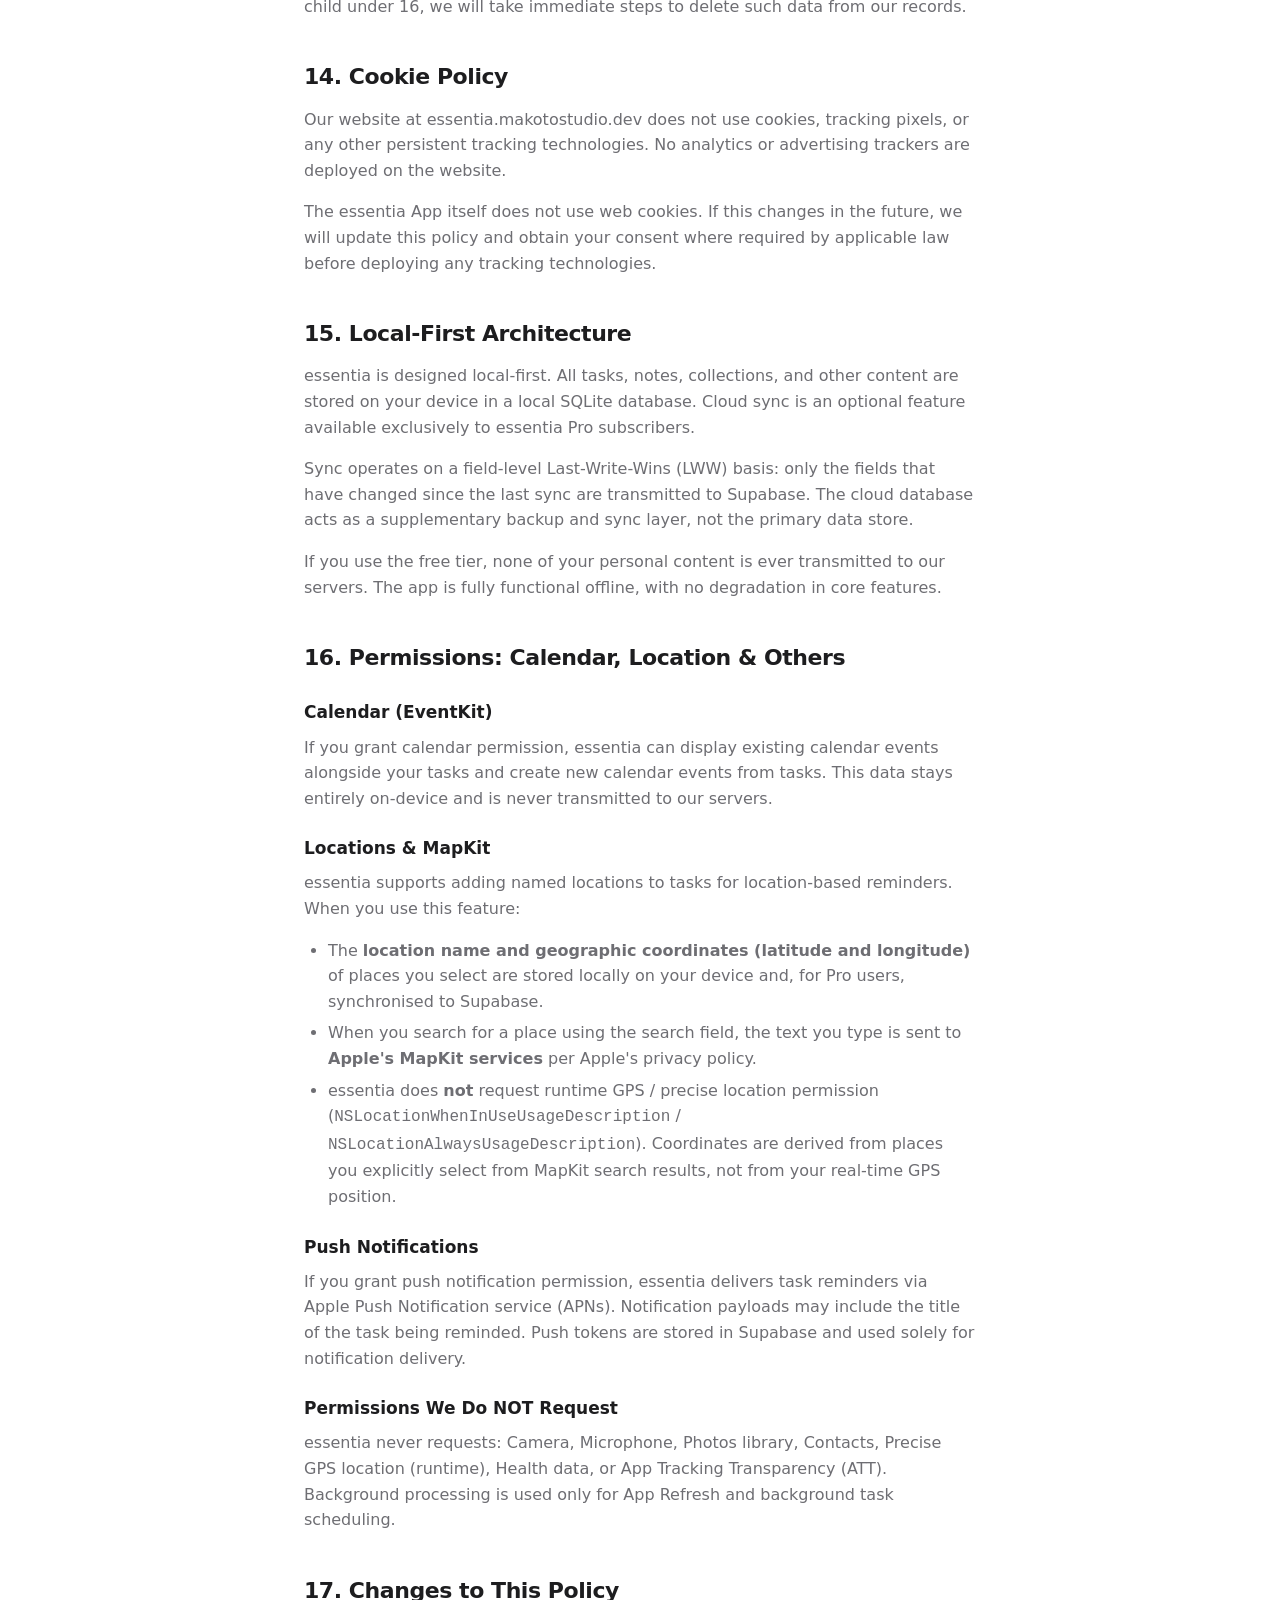
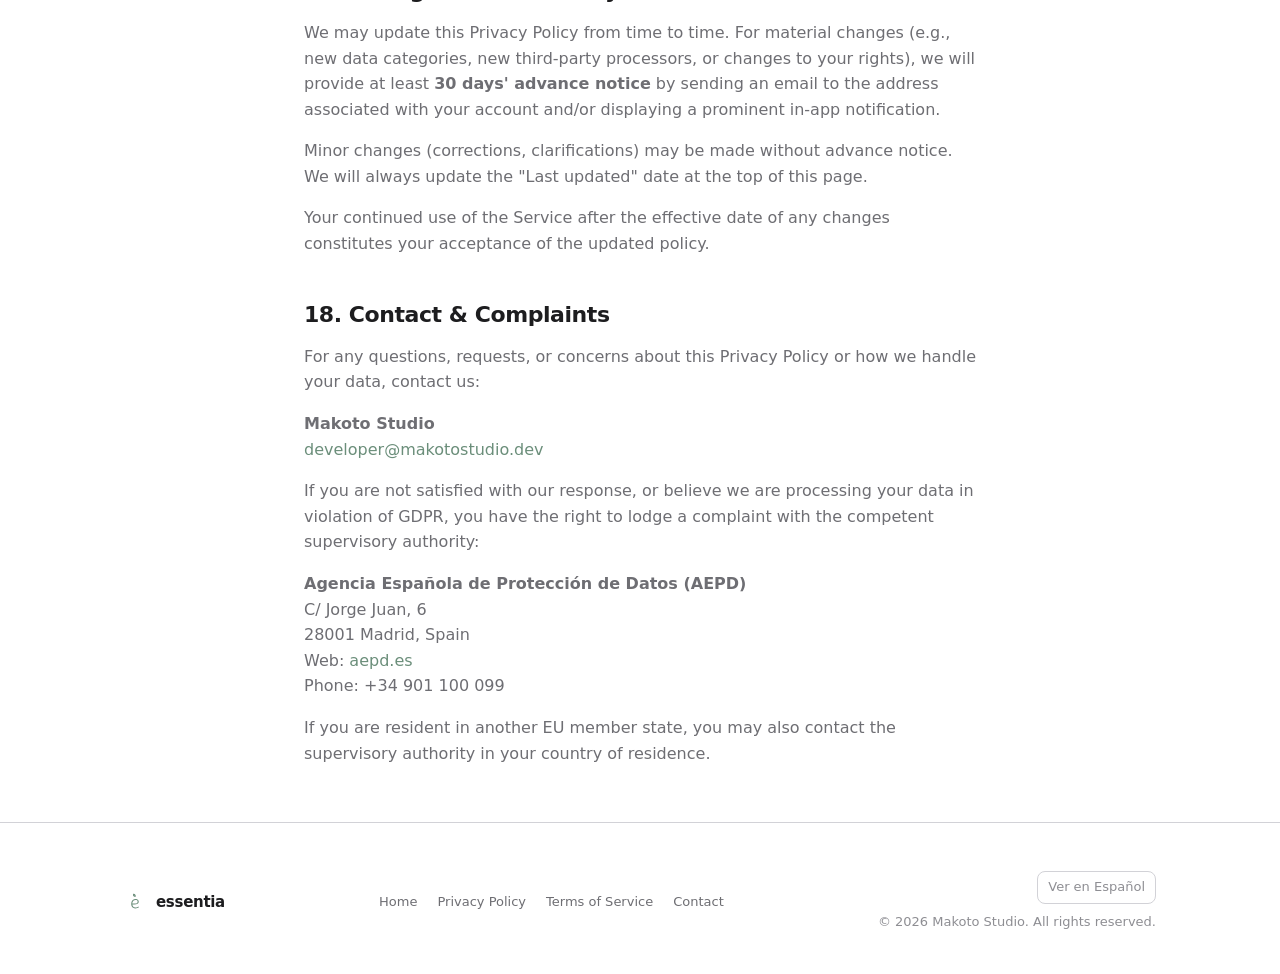
<file: en/privacy/index.html>
<!DOCTYPE html>
<html lang="en">
<head>
    <meta charset="UTF-8">
    <meta name="viewport" content="width=device-width, initial-scale=1.0">
    <title>Privacy Policy — essentia</title>
    <meta name="description" content="essentia Privacy Policy. Learn how Makoto Studio collects, uses, and protects your data.">
    <link rel="canonical" href="https://essentia.makotostudio.dev/en/privacy/">
    <link rel="alternate" hreflang="en" href="https://essentia.makotostudio.dev/en/privacy/">
    <link rel="alternate" hreflang="es" href="https://essentia.makotostudio.dev/es/privacy/">
    <link rel="stylesheet" href="/assets/css/styles.css?v=2">
    <link rel="icon" type="image/png" sizes="32x32" href="/assets/favicon-32.png">
    <link rel="icon" type="image/png" sizes="16x16" href="/assets/favicon-16.png">
    <link rel="apple-touch-icon" href="/assets/apple-touch-icon.png">
    <meta name="theme-color" content="#6B8E7A" media="(prefers-color-scheme: light)">
    <meta name="theme-color" content="#8FB8A2" media="(prefers-color-scheme: dark)">
</head>
<body>

<header class="site-header">
    <div class="container-wide">
        <a href="/en/" class="brand" aria-label="essentia home">
            <svg class="brand-logo" viewBox="0 0 375 375" xmlns="http://www.w3.org/2000/svg" aria-hidden="true">
                <defs>
                    <clipPath id="hdr-a"><path d="M 153 37 L 218 37 L 218 109 L 153 109 Z" clip-rule="nonzero"/></clipPath>
                    <clipPath id="hdr-b"><path d="M 143.835938 91.449219 L 158.710938 37.203125 L 231.039062 57.035156 L 216.167969 111.28125 Z" clip-rule="nonzero"/></clipPath>
                </defs>
                <g fill="currentColor">
                    <g transform="translate(109.29492, 293.578556)">
                        <path d="M 86.1875 3.140625 C 70.519531 3.140625 57.253906 -0.0976562 46.390625 -6.578125 C 35.523438 -13.054688 27.320312 -21.988281 21.78125 -33.375 C 16.25 -44.769531 13.484375 -57.675781 13.484375 -72.09375 C 13.484375 -86.300781 16.144531 -100.09375 21.46875 -113.46875 C 26.800781 -126.84375 34.847656 -137.8125 45.609375 -146.375 C 56.367188 -154.9375 69.476562 -159.21875 84.9375 -159.21875 C 95.175781 -159.21875 104.679688 -157.234375 113.453125 -153.265625 C 122.234375 -149.296875 129.179688 -143.65625 134.296875 -136.34375 C 139.421875 -129.03125 141.984375 -120.566406 141.984375 -110.953125 C 141.984375 -95.492188 135.398438 -83.53125 122.234375 -75.0625 C 109.078125 -66.601562 90.898438 -62.476562 67.703125 -62.6875 L 33.21875 -63 C 35.101562 -46.90625 40.484375 -34.679688 49.359375 -26.328125 C 58.242188 -17.972656 70.519531 -13.796875 86.1875 -13.796875 C 95.59375 -13.796875 104.316406 -15.097656 112.359375 -17.703125 C 120.410156 -20.316406 128.195312 -24.34375 135.71875 -29.78125 L 145.125 -17.234375 C 137.175781 -10.960938 128.132812 -6 118 -2.34375 C 107.875 1.3125 97.269531 3.140625 86.1875 3.140625 Z M 71.78125 -78.984375 C 106.050781 -78.984375 123.1875 -89.742188 123.1875 -111.265625 C 123.1875 -121.710938 119.578125 -129.492188 112.359375 -134.609375 C 105.148438 -139.734375 96.320312 -142.296875 85.875 -142.296875 C 74.175781 -142.296875 64.300781 -138.953125 56.25 -132.265625 C 48.207031 -125.578125 42.203125 -117.320312 38.234375 -107.5 C 34.265625 -97.6875 32.28125 -88.179688 32.28125 -78.984375 Z"/>
                    </g>
                </g>
                <g clip-path="url(#hdr-a)">
                    <g clip-path="url(#hdr-b)">
                        <path fill="currentColor" d="M 153.945312 59.90625 C 153.421875 67.816406 152.960938 75.175781 157.023438 83.140625 C 161.089844 91.105469 167.441406 95.226562 170.179688 96.925781 C 180.109375 103.167969 190.183594 103.203125 194.546875 102.910156 C 194.710938 102.890156 194.757812 102.714844 194.664062 102.59375 C 190.375 97.992188 187.121094 93.898438 184.8125 90.757812 C 181.253906 85.914062 179.082031 82.972656 177.125 78.535156 C 175.039062 73.773438 174.066406 69.449219 173.648438 66.226562 C 173.609375 66.027344 173.925781 65.921875 173.992188 66.132812 C 176.792969 72.226562 180.808594 79.449219 186.539062 86.886719 C 189.675781 90.949219 192.828125 94.480469 195.847656 97.464844 C 198.765625 101.054688 202.402344 103.984375 206.476562 105.894531 C 209.28125 107.234375 212.273438 108.121094 215.394531 108.53125 C 216.371094 108.671875 217.269531 108.0625 217.527344 107.117188 C 217.542969 107.058594 217.558594 107 217.582031 106.910156 C 217.75 105.847656 216.957031 104.804688 215.855469 104.660156 C 213.160156 104.304688 210.582031 103.53125 208.136719 102.386719 C 204.738281 100.789062 201.683594 98.398438 199.226562 95.441406 C 199.175781 95.394531 199.160156 95.328125 199.179688 95.269531 C 200.433594 89.652344 201.375 80.902344 198.261719 71.199219 C 193.300781 55.632812 181.203125 47.8125 176.5 44.839844 C 169.84375 40.667969 163.527344 38.714844 159.222656 37.757812 C 159.136719 37.730469 159.058594 37.773438 159.007812 37.855469 C 155.355469 47.003906 154.289062 54.828125 153.945312 59.90625 Z" fill-rule="nonzero"/>
                    </g>
                </g>
            </svg>
            <span class="brand-name">essentia</span>
        </a>
        <nav class="site-nav legal-nav" aria-label="Navigation">
            <a href="/en/privacy/" aria-current="page">Privacy Policy</a>
            <a href="/en/terms/">Terms of Service</a>
            <a href="/es/privacy/" class="lang-switcher" aria-label="Ver en español">ES</a>
        </nav>
    </div>
</header>

<main>
    <div class="container">
        <div class="legal-header">
            <h1>Privacy Policy</h1>
            <p class="legal-meta">Last updated: March 1, 2026</p>
        </div>

        <div class="legal-content">

            <section>
                <h2>1. Data Controller</h2>
                <p>Makoto Studio is the data controller responsible for processing your personal data in connection with essentia. Contact details:</p>
                <ul>
                    <li><strong>Trade name:</strong> Makoto Studio</li>
                    <li><strong>Email:</strong> <a href="mailto:developer@makotostudio.dev">developer@makotostudio.dev</a></li>
                </ul>
                <p>As Makoto Studio is an individual developer without a large-scale processing operation and without processing special categories of data on a large scale, the appointment of a Data Protection Officer (DPO) is not required under Article 37 GDPR. For all privacy-related enquiries, contact us directly at the email address above.</p>
            </section>

            <section>
                <h2>2. Scope</h2>
                <p>This Privacy Policy applies to:</p>
                <ul>
                    <li>The essentia application for iPhone, iPad, and Mac;</li>
                    <li>Our website at <a href="https://essentia.makotostudio.dev">essentia.makotostudio.dev</a>;</li>
                    <li>Any related services, APIs, or backend systems operated by Makoto Studio in connection with essentia.</li>
                </ul>
                <p>It does not apply to third-party services that you may access through or in connection with essentia (e.g., Apple services), which are governed by their own privacy policies.</p>
            </section>

            <section>
                <h2>3. Data We Collect</h2>
                <p>The following tables describe the personal data essentia collects, consistent with Apple's App Privacy nutrition label.</p>

                <h3>3.1 Account Data (Linked to You)</h3>
                <div class="table-wrap">
                    <table>
                        <thead>
                            <tr>
                                <th>Data</th>
                                <th>Details</th>
                                <th>Purpose</th>
                                <th>Legal Basis</th>
                                <th>Retention</th>
                            </tr>
                        </thead>
                        <tbody>
                            <tr>
                                <td>Email address</td>
                                <td>Provided at registration</td>
                                <td>Authentication, account recovery</td>
                                <td>Performance of contract</td>
                                <td>Until account deletion</td>
                            </tr>
                            <tr>
                                <td>Password</td>
                                <td>Hashed (bcrypt) by Supabase; never stored in plaintext</td>
                                <td>Authentication</td>
                                <td>Performance of contract</td>
                                <td>Until account deletion</td>
                            </tr>
                        </tbody>
                    </table>
                </div>

                <h3>3.2 User Content (Linked to You — essentia Pro only)</h3>
                <div class="table-wrap">
                    <table>
                        <thead>
                            <tr>
                                <th>Data</th>
                                <th>Details</th>
                                <th>Purpose</th>
                                <th>Legal Basis</th>
                                <th>Retention</th>
                            </tr>
                        </thead>
                        <tbody>
                            <tr>
                                <td>Tasks and notes</td>
                                <td>Titles, note bodies, due dates, priorities, completion status, recurrence rules</td>
                                <td>Core app functionality, cross-device sync</td>
                                <td>Performance of contract</td>
                                <td>Until account deletion</td>
                            </tr>
                            <tr>
                                <td>Collections</td>
                                <td>Collection names and task membership</td>
                                <td>Core app functionality, cross-device sync</td>
                                <td>Performance of contract</td>
                                <td>Until account deletion</td>
                            </tr>
                            <tr>
                                <td>Checklists</td>
                                <td>Checklist items associated with tasks</td>
                                <td>Core app functionality, cross-device sync</td>
                                <td>Performance of contract</td>
                                <td>Until account deletion</td>
                            </tr>
                            <tr>
                                <td>Locations</td>
                                <td>Location name (text label) and geographic coordinates (latitude and longitude) of places associated with tasks</td>
                                <td>Location-based reminders, core app functionality, cross-device sync</td>
                                <td>Performance of contract</td>
                                <td>Until account deletion</td>
                            </tr>
                        </tbody>
                    </table>
                </div>
                <p><em>Free tier users: all content remains on-device only in a local SQLite database and is never uploaded to our servers.</em></p>

                <h3>3.3 Device Data (Linked to You)</h3>
                <div class="table-wrap">
                    <table>
                        <thead>
                            <tr>
                                <th>Data</th>
                                <th>Details</th>
                                <th>Purpose</th>
                                <th>Legal Basis</th>
                                <th>Retention</th>
                            </tr>
                        </thead>
                        <tbody>
                            <tr>
                                <td>Push token (APNs)</td>
                                <td>Apple-issued token for this device</td>
                                <td>Delivery of push notifications</td>
                                <td>Performance of contract</td>
                                <td>Until account deletion or token invalidation</td>
                            </tr>
                            <tr>
                                <td>Device name</td>
                                <td>e.g., "Javier's iPhone"</td>
                                <td>Multi-device identification (Pro)</td>
                                <td>Performance of contract</td>
                                <td>Until account deletion</td>
                            </tr>
                            <tr>
                                <td>Platform</td>
                                <td>iOS, iPadOS, or macOS</td>
                                <td>Multi-device sync (Pro)</td>
                                <td>Performance of contract</td>
                                <td>Until account deletion</td>
                            </tr>
                            <tr>
                                <td>Device ID</td>
                                <td>Vendor-scoped identifier (UIDevice.identifierForVendor) — not shared with third parties</td>
                                <td>Multi-device identification (Pro)</td>
                                <td>Performance of contract</td>
                                <td>Until account deletion</td>
                            </tr>
                        </tbody>
                    </table>
                </div>

                <h3>3.4 Analytics Data (Not Linked to You)</h3>
                <div class="table-wrap">
                    <table>
                        <thead>
                            <tr>
                                <th>Data</th>
                                <th>Details</th>
                                <th>Purpose</th>
                                <th>Legal Basis</th>
                                <th>Retention</th>
                            </tr>
                        </thead>
                        <tbody>
                            <tr>
                                <td>Usage events</td>
                                <td>Screen views, feature interactions — no user content, no personal identifiers, no user IDs</td>
                                <td>App improvement, understanding feature usage</td>
                                <td>Legitimate interests</td>
                                <td>14 months (Firebase default)</td>
                            </tr>
                            <tr>
                                <td>Subscription tier</td>
                                <td>Free or Pro (anonymous, not linked to account)</td>
                                <td>Usage analytics</td>
                                <td>Legitimate interests</td>
                                <td>14 months (Firebase default)</td>
                            </tr>
                        </tbody>
                    </table>
                </div>

                <h3>3.5 Crash Data (Not Linked to You)</h3>
                <div class="table-wrap">
                    <table>
                        <thead>
                            <tr>
                                <th>Data</th>
                                <th>Details</th>
                                <th>Purpose</th>
                                <th>Legal Basis</th>
                                <th>Retention</th>
                            </tr>
                        </thead>
                        <tbody>
                            <tr>
                                <td>Crash reports</td>
                                <td>Stack traces, device model, OS version — no user content, no personal identifiers</td>
                                <td>Crash diagnosis and bug fixing</td>
                                <td>Legitimate interests</td>
                                <td>90 days (Firebase Crashlytics default)</td>
                            </tr>
                        </tbody>
                    </table>
                </div>

                <h3>3.6 Purchase Data (Linked to You)</h3>
                <div class="table-wrap">
                    <table>
                        <thead>
                            <tr>
                                <th>Data</th>
                                <th>Details</th>
                                <th>Purpose</th>
                                <th>Legal Basis</th>
                                <th>Retention</th>
                            </tr>
                        </thead>
                        <tbody>
                            <tr>
                                <td>Subscription history</td>
                                <td>essentia Pro purchase and renewal history via Apple / RevenueCat — payment card details are never accessible to us</td>
                                <td>Subscription management, entitlement verification</td>
                                <td>Performance of contract; legal obligation (6 years — Spanish Commercial Code)</td>
                                <td>6 years from the date of the transaction</td>
                            </tr>
                        </tbody>
                    </table>
                </div>
            </section>

            <section>
                <h2>4. Data We Do NOT Collect</h2>
                <ul>
                    <li>Advertising identifiers (IDFA) — we do not use or request ad tracking</li>
                    <li>Cross-app or cross-site tracking data</li>
                    <li>Real-time GPS location (we do not request runtime location permission)</li>
                    <li>The content of your tasks or notes within analytics events</li>
                    <li>Contact lists, photos, camera, microphone, or media</li>
                    <li>Browsing history or web activity</li>
                    <li>Health or biometric data</li>
                    <li>Any data sold, licensed, or shared with advertisers or data brokers</li>
                    <li>User profiles for advertising or profiling purposes</li>
                </ul>
                <p>essentia's Privacy Manifest declares <code>NSPrivacyTracking: false</code> and lists no tracking domains.</p>
            </section>

            <section>
                <h2>5. Lawful Basis for Processing</h2>
                <p>Under Article 6 of the GDPR, we process your personal data on the following legal bases:</p>
                <div class="table-wrap">
                    <table>
                        <thead>
                            <tr>
                                <th>Legal Basis</th>
                                <th>When We Rely On It</th>
                            </tr>
                        </thead>
                        <tbody>
                            <tr>
                                <td><strong>Performance of a contract</strong> (Art. 6(1)(b))</td>
                                <td>Account creation, authentication, user content sync, device management, push notifications, subscription management</td>
                            </tr>
                            <tr>
                                <td><strong>Legitimate interests</strong> (Art. 6(1)(f))</td>
                                <td>Anonymous analytics and crash reporting to improve the App. Our interest in understanding usage and fixing bugs is balanced against your minimal privacy impact (no PII involved)</td>
                            </tr>
                            <tr>
                                <td><strong>Legal obligation</strong> (Art. 6(1)(c))</td>
                                <td>Retention of purchase/transaction data for 6 years under the Spanish Commercial Code</td>
                            </tr>
                        </tbody>
                    </table>
                </div>
                <p>Where we rely on legitimate interests, you have the right to object to that processing at any time. See Section 12 for your rights.</p>
            </section>

            <section>
                <h2>6. How We Use Your Data</h2>
                <ul>
                    <li><strong>Authentication:</strong> To create and secure your account and verify your identity.</li>
                    <li><strong>Core functionality:</strong> To store, organise, and display your tasks, notes, and collections.</li>
                    <li><strong>Cloud sync (Pro):</strong> To synchronise your data across your Apple devices.</li>
                    <li><strong>Push notifications:</strong> To deliver reminders you configure, including task titles sent via APNs.</li>
                    <li><strong>Analytics:</strong> To understand how features are used and guide product improvements (anonymous, no PII).</li>
                    <li><strong>Crash reporting:</strong> To identify, diagnose, and fix bugs and crashes (anonymous).</li>
                    <li><strong>Subscription management:</strong> To verify and maintain your essentia Pro entitlement.</li>
                    <li><strong>Security:</strong> To detect, investigate, and prevent abuse, fraud, and security incidents.</li>
                    <li><strong>Legal compliance:</strong> To comply with applicable laws, regulations, and legal process.</li>
                </ul>
            </section>

            <section>
                <h2>7. Third-Party Processors</h2>
                <p>We share your data only with trusted processors that help us operate the Service. We have data processing agreements in place with each processor where required by GDPR.</p>
                <div class="table-wrap">
                    <table>
                        <thead>
                            <tr>
                                <th>Processor</th>
                                <th>Purpose</th>
                                <th>Data Shared</th>
                                <th>Processing Location</th>
                                <th>Safeguards</th>
                                <th>Privacy Policy</th>
                            </tr>
                        </thead>
                        <tbody>
                            <tr>
                                <td>Supabase</td>
                                <td>Authentication and cloud database (Pro sync)</td>
                                <td>Email, hashed password, user content, device data</td>
                                <td>EU (Frankfurt, Germany)</td>
                                <td>EU-hosted; Supabase DPA</td>
                                <td><a href="https://supabase.com/privacy" target="_blank" rel="noopener">supabase.com/privacy</a></td>
                            </tr>
                            <tr>
                                <td>Firebase Analytics (Google)</td>
                                <td>Anonymous usage analytics</td>
                                <td>Anonymous usage events; no PII, no user IDs</td>
                                <td>USA (and other Google regions)</td>
                                <td>EU-US Data Privacy Framework; Standard Contractual Clauses (SCCs)</td>
                                <td><a href="https://policies.google.com/privacy" target="_blank" rel="noopener">policies.google.com/privacy</a></td>
                            </tr>
                            <tr>
                                <td>Firebase Crashlytics (Google)</td>
                                <td>Crash reporting and diagnosis</td>
                                <td>Crash reports (stack traces, device model, OS); no user content</td>
                                <td>USA (and other Google regions)</td>
                                <td>EU-US Data Privacy Framework; Standard Contractual Clauses (SCCs)</td>
                                <td><a href="https://policies.google.com/privacy" target="_blank" rel="noopener">policies.google.com/privacy</a></td>
                            </tr>
                            <tr>
                                <td>RevenueCat</td>
                                <td>Subscription management and entitlement verification</td>
                                <td>Subscription history, purchase events</td>
                                <td>USA</td>
                                <td>Standard Contractual Clauses (SCCs)</td>
                                <td><a href="https://www.revenuecat.com/privacy" target="_blank" rel="noopener">revenuecat.com/privacy</a></td>
                            </tr>
                            <tr>
                                <td>Apple (APNs)</td>
                                <td>Push notification delivery</td>
                                <td>Push token, notification payload (may include task title)</td>
                                <td>Apple's global infrastructure</td>
                                <td>Apple's standard terms; Apple DPA</td>
                                <td><a href="https://www.apple.com/legal/privacy/" target="_blank" rel="noopener">apple.com/legal/privacy</a></td>
                            </tr>
                            <tr>
                                <td>Apple (StoreKit)</td>
                                <td>In-app purchase processing</td>
                                <td>Purchase and subscription events (managed by Apple)</td>
                                <td>Apple's global infrastructure</td>
                                <td>Apple's standard terms</td>
                                <td><a href="https://www.apple.com/legal/privacy/" target="_blank" rel="noopener">apple.com/legal/privacy</a></td>
                            </tr>
                            <tr>
                                <td>Apple (MapKit)</td>
                                <td>Place search for location labels</td>
                                <td>Search text you type when adding a location to a task</td>
                                <td>Apple's global infrastructure</td>
                                <td>Apple's standard terms</td>
                                <td><a href="https://www.apple.com/legal/privacy/" target="_blank" rel="noopener">apple.com/legal/privacy</a></td>
                            </tr>
                            <tr>
                                <td>Apple (EventKit)</td>
                                <td>Calendar integration (local only)</td>
                                <td>Calendar data stays on-device; not transmitted to us</td>
                                <td>On-device only</td>
                                <td>Apple's system-level access controls</td>
                                <td><a href="https://www.apple.com/legal/privacy/" target="_blank" rel="noopener">apple.com/legal/privacy</a></td>
                            </tr>
                            <tr>
                                <td>Apple (LinkPresentation)</td>
                                <td>URL preview generation for links in notes</td>
                                <td>URLs you include in notes (fetched by your device)</td>
                                <td>On-device / Apple CDN</td>
                                <td>Apple's standard terms</td>
                                <td><a href="https://www.apple.com/legal/privacy/" target="_blank" rel="noopener">apple.com/legal/privacy</a></td>
                            </tr>
                        </tbody>
                    </table>
                </div>
            </section>

            <section>
                <h2>8. International Data Transfers</h2>
                <p>Our primary backend (Supabase) is hosted in the European Union (Frankfurt, Germany) and your data does not leave the EU in that context.</p>
                <p>However, we use the following third-party services that process data outside the EU/EEA:</p>
                <ul>
                    <li><strong>Firebase Analytics and Firebase Crashlytics (Google):</strong> Data may be processed in the United States and other countries where Google operates. Transfers to the USA are covered by: (a) Google's participation in the <strong>EU-US Data Privacy Framework</strong>; and (b) the execution of <strong>Standard Contractual Clauses (SCCs)</strong> approved by the European Commission.</li>
                    <li><strong>RevenueCat:</strong> Data is processed in the United States. Transfers are covered by <strong>Standard Contractual Clauses (SCCs)</strong>.</li>
                </ul>
                <p>You have the right to request a copy of the applicable SCCs. To do so, contact us at <a href="mailto:developer@makotostudio.dev">developer@makotostudio.dev</a>.</p>
            </section>

            <section>
                <h2>9. Data Retention</h2>
                <div class="table-wrap">
                    <table>
                        <thead>
                            <tr>
                                <th>Data Category</th>
                                <th>Retention Period</th>
                            </tr>
                        </thead>
                        <tbody>
                            <tr>
                                <td>Account data (email, password hash)</td>
                                <td>Until account deletion</td>
                            </tr>
                            <tr>
                                <td>User content (tasks, notes, collections, locations)</td>
                                <td>Until account deletion (cascade deletion via <code>delete-account</code> Edge Function)</td>
                            </tr>
                            <tr>
                                <td>Device data (push tokens, device info)</td>
                                <td>Until account deletion or token invalidation</td>
                            </tr>
                            <tr>
                                <td>Analytics data</td>
                                <td>14 months (Firebase Analytics default retention)</td>
                            </tr>
                            <tr>
                                <td>Crash reports</td>
                                <td>90 days (Firebase Crashlytics default)</td>
                            </tr>
                            <tr>
                                <td>Purchase / subscription history</td>
                                <td>6 years from transaction date (Spanish Commercial Code, Art. 30)</td>
                            </tr>
                        </tbody>
                    </table>
                </div>
                <p>Account deletion is permanent and irreversible. You can delete your account at any time from essentia's Settings. All remote data is deleted immediately upon account deletion via cascading database deletion.</p>
            </section>

            <section>
                <h2>10. Data Security</h2>
                <p>We implement the following security measures to protect your data:</p>
                <ul>
                    <li><strong>Password hashing:</strong> Passwords are hashed using bcrypt via Supabase Auth and never stored in plaintext.</li>
                    <li><strong>Encrypted transit:</strong> All data in transit between the App and our servers is protected by HTTPS/TLS.</li>
                    <li><strong>Encryption at rest:</strong> Remote data in Supabase is encrypted at rest using AES-256.</li>
                    <li><strong>Row-Level Security (RLS):</strong> Database access policies ensure users can only access their own data.</li>
                    <li><strong>Auth tokens:</strong> We use PKCE (Proof Key for Code Exchange) for secure authentication token exchange.</li>
                    <li><strong>Local storage:</strong> Data is stored in the app's sandboxed container on-device, accessible only to essentia. Sensitive auth tokens are stored in the system Keychain.</li>
                    <li><strong>Access control:</strong> Direct database access is restricted; all access goes through authorised API layers.</li>
                </ul>
                <p>While we implement industry-standard security measures, no system can guarantee absolute security. We encourage you to use a strong, unique password for your account.</p>
            </section>

            <section>
                <h2>11. Data Breach Notification</h2>
                <p>In the event of a personal data breach that is likely to result in a risk to your rights and freedoms, we will:</p>
                <ul>
                    <li>Notify the Spanish Data Protection Authority (AEPD) within <strong>72 hours</strong> of becoming aware of the breach, where feasible, in accordance with Article 33 GDPR;</li>
                    <li>Notify affected users <strong>without undue delay</strong> where the breach is likely to result in a high risk to their rights and freedoms, in accordance with Article 34 GDPR.</li>
                </ul>
                <p>Breach notifications to users will be sent to the email address associated with your account and will include: a description of the nature of the breach, the categories and approximate number of records affected, the likely consequences, and the measures taken or proposed to address the breach.</p>
                <p>If you suspect that your account has been compromised, please contact us immediately at <a href="mailto:developer@makotostudio.dev">developer@makotostudio.dev</a>.</p>
            </section>

            <section>
                <h2>12. Your Rights (GDPR)</h2>
                <p>If you are located in the European Economic Area (or the UK), you have the following rights regarding your personal data under the GDPR:</p>
                <ul>
                    <li><strong>Access (Art. 15):</strong> Request a copy of the personal data we hold about you.</li>
                    <li><strong>Rectification (Art. 16):</strong> Request correction of inaccurate or incomplete data.</li>
                    <li><strong>Erasure (Art. 17):</strong> Request deletion of your data (right to be forgotten), subject to legal retention obligations.</li>
                    <li><strong>Data portability (Art. 20):</strong> Receive your data in a structured, commonly used, machine-readable format and transmit it to another controller.</li>
                    <li><strong>Restriction of processing (Art. 18):</strong> Request that we limit processing of your data in certain circumstances.</li>
                    <li><strong>Objection (Art. 21):</strong> Object to processing based on legitimate interests (Section 5). We will stop processing unless we can demonstrate compelling legitimate grounds that override your interests.</li>
                    <li><strong>Withdraw consent:</strong> Where processing is based on consent, you may withdraw it at any time without affecting the lawfulness of prior processing.</li>
                    <li><strong>No automated decision-making:</strong> We do not use your data for solely automated decisions that produce legal or similarly significant effects.</li>
                    <li><strong>Lodge a complaint:</strong> You have the right to lodge a complaint with the supervisory authority in your country of residence (see Section 18 for AEPD contact details).</li>
                </ul>
                <p>To exercise any of these rights, contact us at <a href="mailto:developer@makotostudio.dev">developer@makotostudio.dev</a>. We will respond within <strong>one month</strong> of receiving your request. Exercising your rights is free of charge. We may ask you to verify your identity before processing your request.</p>
            </section>

            <section>
                <h2>13. Children's Privacy</h2>
                <p>essentia is not directed at children under <strong>16 years of age</strong>. We do not knowingly collect personal information from children under 16. If you are a parent or guardian and believe that your child has provided us with personal information, please contact us at <a href="mailto:developer@makotostudio.dev">developer@makotostudio.dev</a> and we will delete that information promptly.</p>
                <p>If we become aware that we have inadvertently collected personal data from a child under 16, we will take immediate steps to delete such data from our records.</p>
            </section>

            <section>
                <h2>14. Cookie Policy</h2>
                <p>Our website at essentia.makotostudio.dev does not use cookies, tracking pixels, or any other persistent tracking technologies. No analytics or advertising trackers are deployed on the website.</p>
                <p>The essentia App itself does not use web cookies. If this changes in the future, we will update this policy and obtain your consent where required by applicable law before deploying any tracking technologies.</p>
            </section>

            <section>
                <h2>15. Local-First Architecture</h2>
                <p>essentia is designed local-first. All tasks, notes, collections, and other content are stored on your device in a local SQLite database. Cloud sync is an optional feature available exclusively to essentia Pro subscribers.</p>
                <p>Sync operates on a field-level Last-Write-Wins (LWW) basis: only the fields that have changed since the last sync are transmitted to Supabase. The cloud database acts as a supplementary backup and sync layer, not the primary data store.</p>
                <p>If you use the free tier, none of your personal content is ever transmitted to our servers. The app is fully functional offline, with no degradation in core features.</p>
            </section>

            <section>
                <h2>16. Permissions: Calendar, Location &amp; Others</h2>

                <h3>Calendar (EventKit)</h3>
                <p>If you grant calendar permission, essentia can display existing calendar events alongside your tasks and create new calendar events from tasks. This data stays entirely on-device and is never transmitted to our servers.</p>

                <h3>Locations &amp; MapKit</h3>
                <p>essentia supports adding named locations to tasks for location-based reminders. When you use this feature:</p>
                <ul>
                    <li>The <strong>location name and geographic coordinates (latitude and longitude)</strong> of places you select are stored locally on your device and, for Pro users, synchronised to Supabase.</li>
                    <li>When you search for a place using the search field, the text you type is sent to <strong>Apple's MapKit services</strong> per Apple's privacy policy.</li>
                    <li>essentia does <strong>not</strong> request runtime GPS / precise location permission (<code>NSLocationWhenInUseUsageDescription</code> / <code>NSLocationAlwaysUsageDescription</code>). Coordinates are derived from places you explicitly select from MapKit search results, not from your real-time GPS position.</li>
                </ul>

                <h3>Push Notifications</h3>
                <p>If you grant push notification permission, essentia delivers task reminders via Apple Push Notification service (APNs). Notification payloads may include the title of the task being reminded. Push tokens are stored in Supabase and used solely for notification delivery.</p>

                <h3>Permissions We Do NOT Request</h3>
                <p>essentia never requests: Camera, Microphone, Photos library, Contacts, Precise GPS location (runtime), Health data, or App Tracking Transparency (ATT). Background processing is used only for App Refresh and background task scheduling.</p>
            </section>

            <section>
                <h2>17. Changes to This Policy</h2>
                <p>We may update this Privacy Policy from time to time. For material changes (e.g., new data categories, new third-party processors, or changes to your rights), we will provide at least <strong>30 days' advance notice</strong> by sending an email to the address associated with your account and/or displaying a prominent in-app notification.</p>
                <p>Minor changes (corrections, clarifications) may be made without advance notice. We will always update the "Last updated" date at the top of this page.</p>
                <p>Your continued use of the Service after the effective date of any changes constitutes your acceptance of the updated policy.</p>
            </section>

            <section>
                <h2>18. Contact &amp; Complaints</h2>
                <p>For any questions, requests, or concerns about this Privacy Policy or how we handle your data, contact us:</p>
                <p><strong>Makoto Studio</strong><br>
                <a href="mailto:developer@makotostudio.dev">developer@makotostudio.dev</a></p>
                <p>If you are not satisfied with our response, or believe we are processing your data in violation of GDPR, you have the right to lodge a complaint with the competent supervisory authority:</p>
                <p><strong>Agencia Española de Protección de Datos (AEPD)</strong><br>
                C/ Jorge Juan, 6<br>
                28001 Madrid, Spain<br>
                Web: <a href="https://www.aepd.es" target="_blank" rel="noopener">aepd.es</a><br>
                Phone: +34 901 100 099</p>
                <p>If you are resident in another EU member state, you may also contact the supervisory authority in your country of residence.</p>
            </section>

        </div>
    </div>
</main>

<footer class="site-footer">
    <div class="container-wide">
        <a href="/en/" class="footer-brand" aria-label="essentia home">
            <svg class="brand-logo" viewBox="0 0 375 375" xmlns="http://www.w3.org/2000/svg" aria-hidden="true">
                <defs>
                    <clipPath id="ftr-a"><path d="M 153 37 L 218 37 L 218 109 L 153 109 Z" clip-rule="nonzero"/></clipPath>
                    <clipPath id="ftr-b"><path d="M 143.835938 91.449219 L 158.710938 37.203125 L 231.039062 57.035156 L 216.167969 111.28125 Z" clip-rule="nonzero"/></clipPath>
                </defs>
                <g fill="currentColor">
                    <g transform="translate(109.29492, 293.578556)">
                        <path d="M 86.1875 3.140625 C 70.519531 3.140625 57.253906 -0.0976562 46.390625 -6.578125 C 35.523438 -13.054688 27.320312 -21.988281 21.78125 -33.375 C 16.25 -44.769531 13.484375 -57.675781 13.484375 -72.09375 C 13.484375 -86.300781 16.144531 -100.09375 21.46875 -113.46875 C 26.800781 -126.84375 34.847656 -137.8125 45.609375 -146.375 C 56.367188 -154.9375 69.476562 -159.21875 84.9375 -159.21875 C 95.175781 -159.21875 104.679688 -157.234375 113.453125 -153.265625 C 122.234375 -149.296875 129.179688 -143.65625 134.296875 -136.34375 C 139.421875 -129.03125 141.984375 -120.566406 141.984375 -110.953125 C 141.984375 -95.492188 135.398438 -83.53125 122.234375 -75.0625 C 109.078125 -66.601562 90.898438 -62.476562 67.703125 -62.6875 L 33.21875 -63 C 35.101562 -46.90625 40.484375 -34.679688 49.359375 -26.328125 C 58.242188 -17.972656 70.519531 -13.796875 86.1875 -13.796875 C 95.59375 -13.796875 104.316406 -15.097656 112.359375 -17.703125 C 120.410156 -20.316406 128.195312 -24.34375 135.71875 -29.78125 L 145.125 -17.234375 C 137.175781 -10.960938 128.132812 -6 118 -2.34375 C 107.875 1.3125 97.269531 3.140625 86.1875 3.140625 Z M 71.78125 -78.984375 C 106.050781 -78.984375 123.1875 -89.742188 123.1875 -111.265625 C 123.1875 -121.710938 119.578125 -129.492188 112.359375 -134.609375 C 105.148438 -139.734375 96.320312 -142.296875 85.875 -142.296875 C 74.175781 -142.296875 64.300781 -138.953125 56.25 -132.265625 C 48.207031 -125.578125 42.203125 -117.320312 38.234375 -107.5 C 34.265625 -97.6875 32.28125 -88.179688 32.28125 -78.984375 Z"/>
                    </g>
                </g>
                <g clip-path="url(#ftr-a)">
                    <g clip-path="url(#ftr-b)">
                        <path fill="currentColor" d="M 153.945312 59.90625 C 153.421875 67.816406 152.960938 75.175781 157.023438 83.140625 C 161.089844 91.105469 167.441406 95.226562 170.179688 96.925781 C 180.109375 103.167969 190.183594 103.203125 194.546875 102.910156 C 194.710938 102.890156 194.757812 102.714844 194.664062 102.59375 C 190.375 97.992188 187.121094 93.898438 184.8125 90.757812 C 181.253906 85.914062 179.082031 82.972656 177.125 78.535156 C 175.039062 73.773438 174.066406 69.449219 173.648438 66.226562 C 173.609375 66.027344 173.925781 65.921875 173.992188 66.132812 C 176.792969 72.226562 180.808594 79.449219 186.539062 86.886719 C 189.675781 90.949219 192.828125 94.480469 195.847656 97.464844 C 198.765625 101.054688 202.402344 103.984375 206.476562 105.894531 C 209.28125 107.234375 212.273438 108.121094 215.394531 108.53125 C 216.371094 108.671875 217.269531 108.0625 217.527344 107.117188 C 217.542969 107.058594 217.558594 107 217.582031 106.910156 C 217.75 105.847656 216.957031 104.804688 215.855469 104.660156 C 213.160156 104.304688 210.582031 103.53125 208.136719 102.386719 C 204.738281 100.789062 201.683594 98.398438 199.226562 95.441406 C 199.175781 95.394531 199.160156 95.328125 199.179688 95.269531 C 200.433594 89.652344 201.375 80.902344 198.261719 71.199219 C 193.300781 55.632812 181.203125 47.8125 176.5 44.839844 C 169.84375 40.667969 163.527344 38.714844 159.222656 37.757812 C 159.136719 37.730469 159.058594 37.773438 159.007812 37.855469 C 155.355469 47.003906 154.289062 54.828125 153.945312 59.90625 Z" fill-rule="nonzero"/>
                    </g>
                </g>
            </svg>
            <span class="brand-name">essentia</span>
        </a>
        <nav class="footer-links" aria-label="Footer navigation">
            <a href="/en/">Home</a>
            <a href="/en/privacy/" aria-current="page">Privacy Policy</a>
            <a href="/en/terms/">Terms of Service</a>
            <a href="mailto:developer@makotostudio.dev">Contact</a>
        </nav>
        <div class="footer-right">
            <a href="/es/privacy/" class="lang-switcher">Ver en Español</a>
            <p class="footer-copy">&copy; 2026 Makoto Studio. All rights reserved.</p>
        </div>
    </div>
</footer>

<script src="/assets/js/main.js"></script>
</body>
</html>
</file>
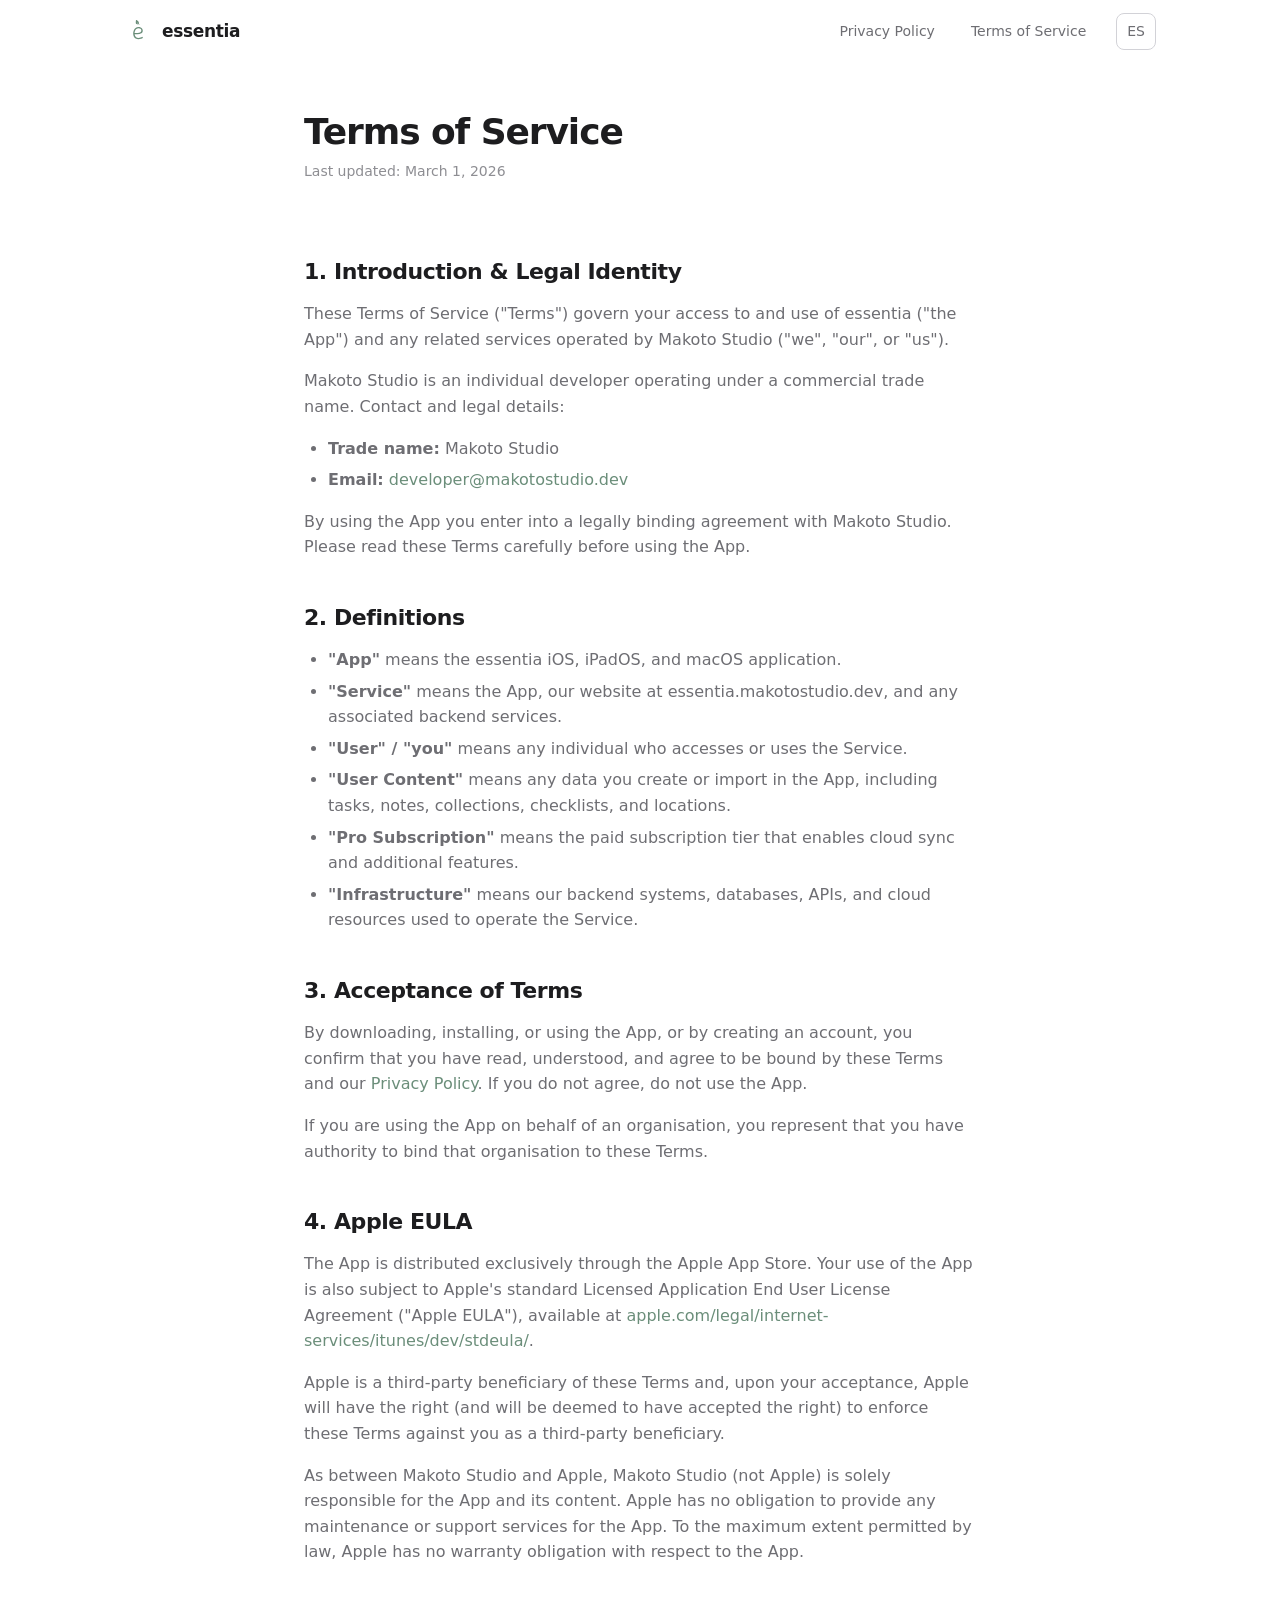
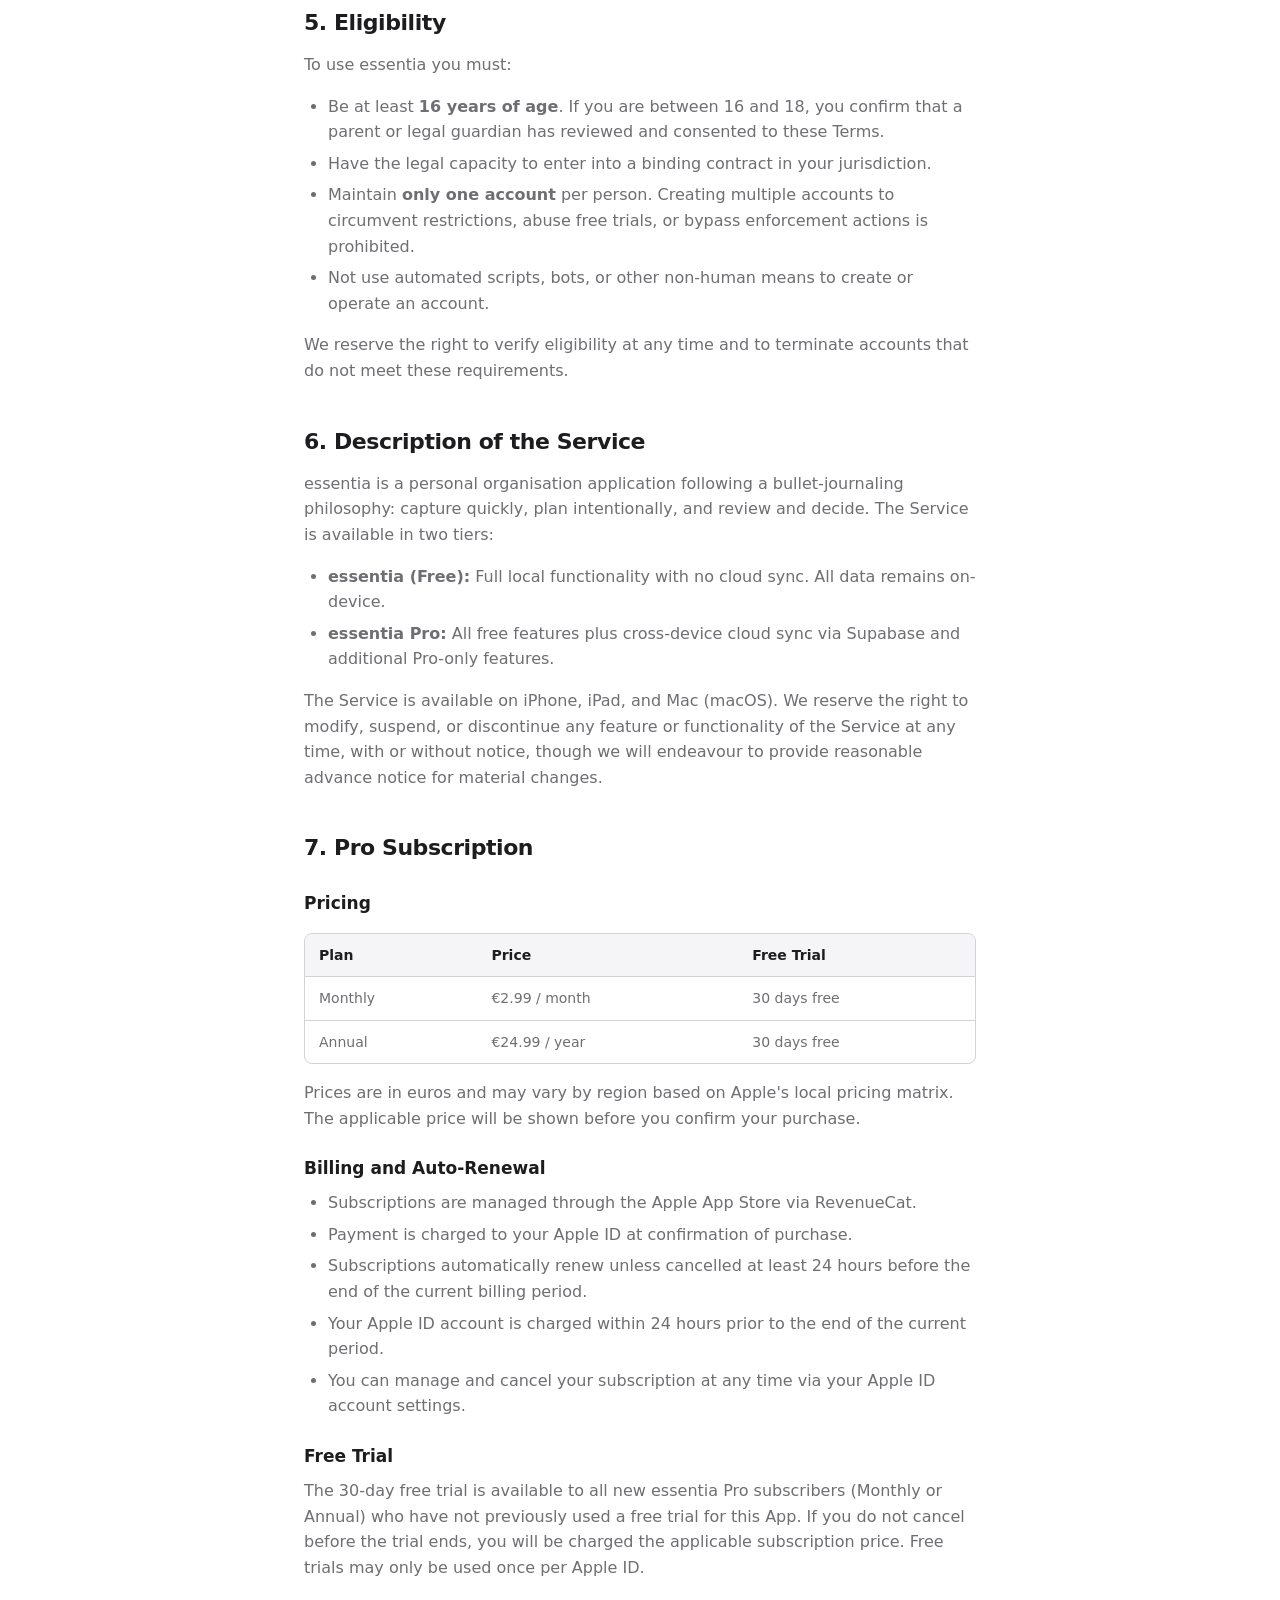
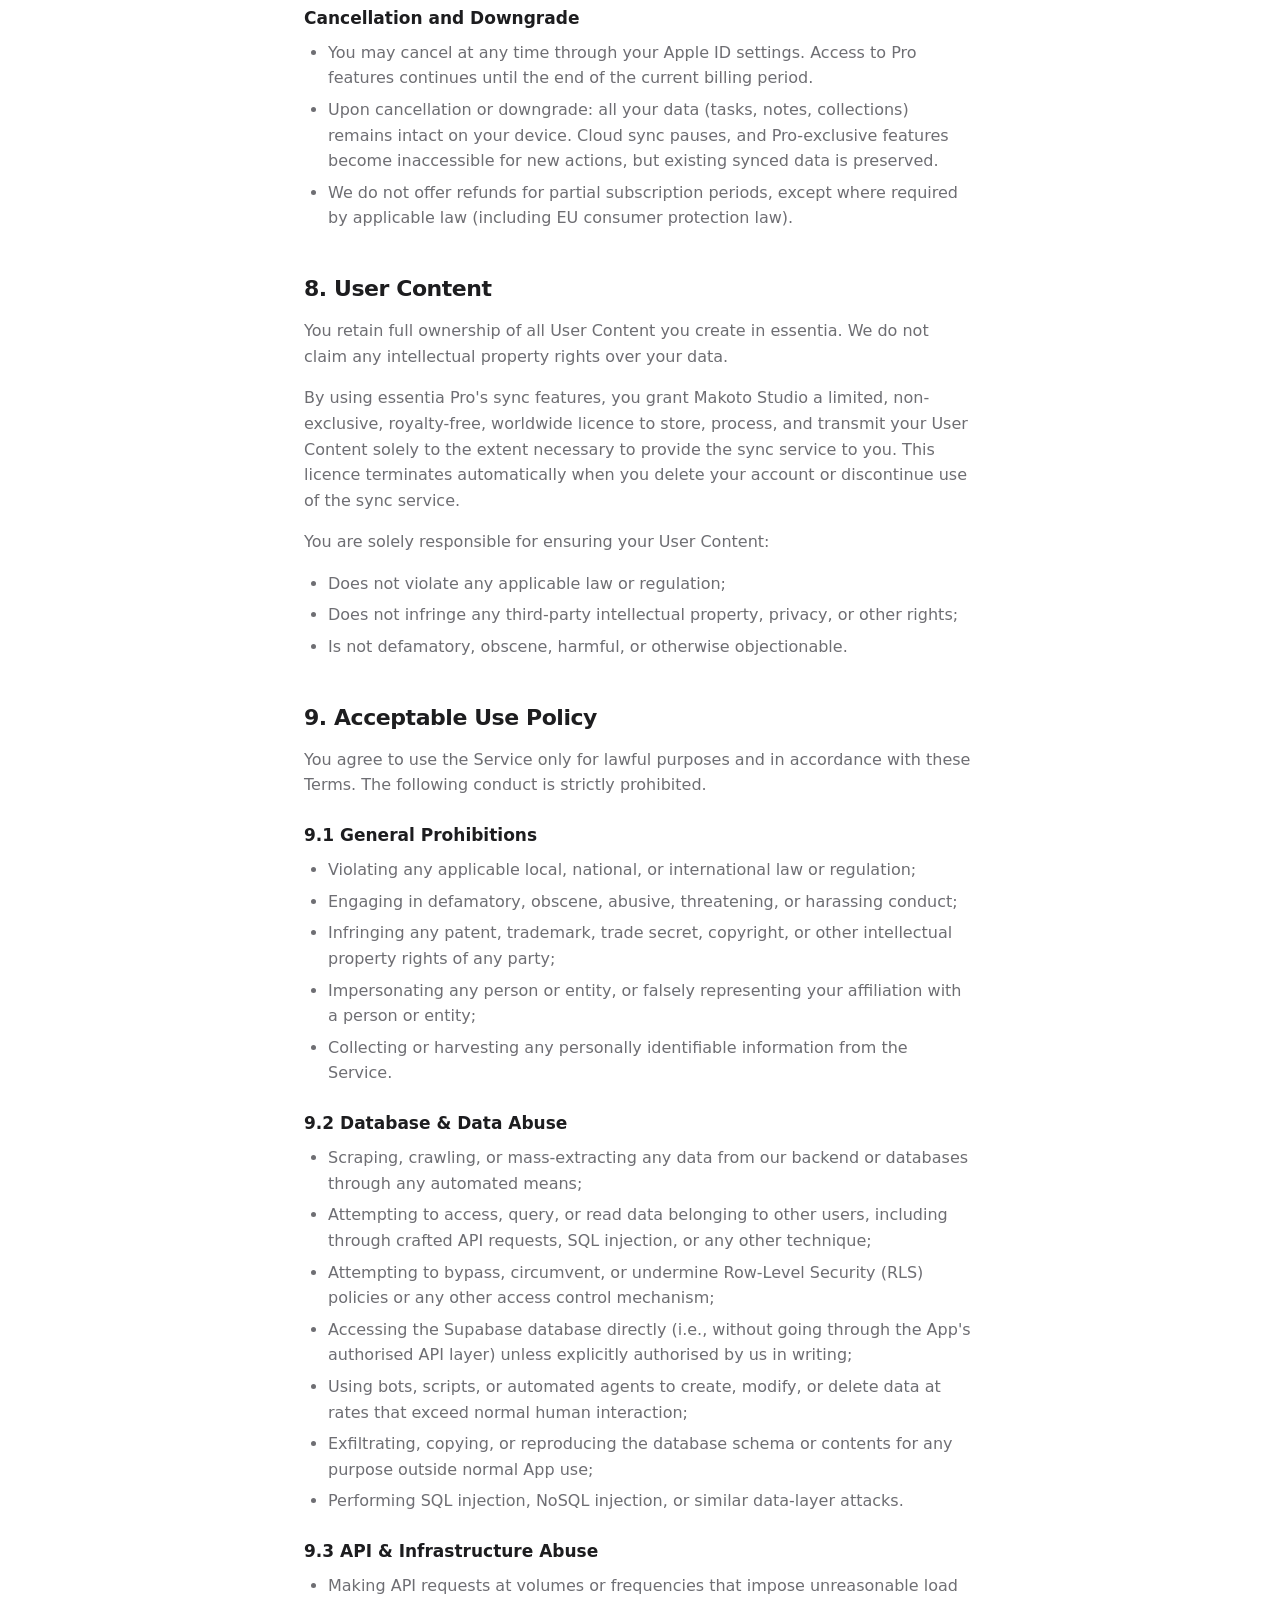
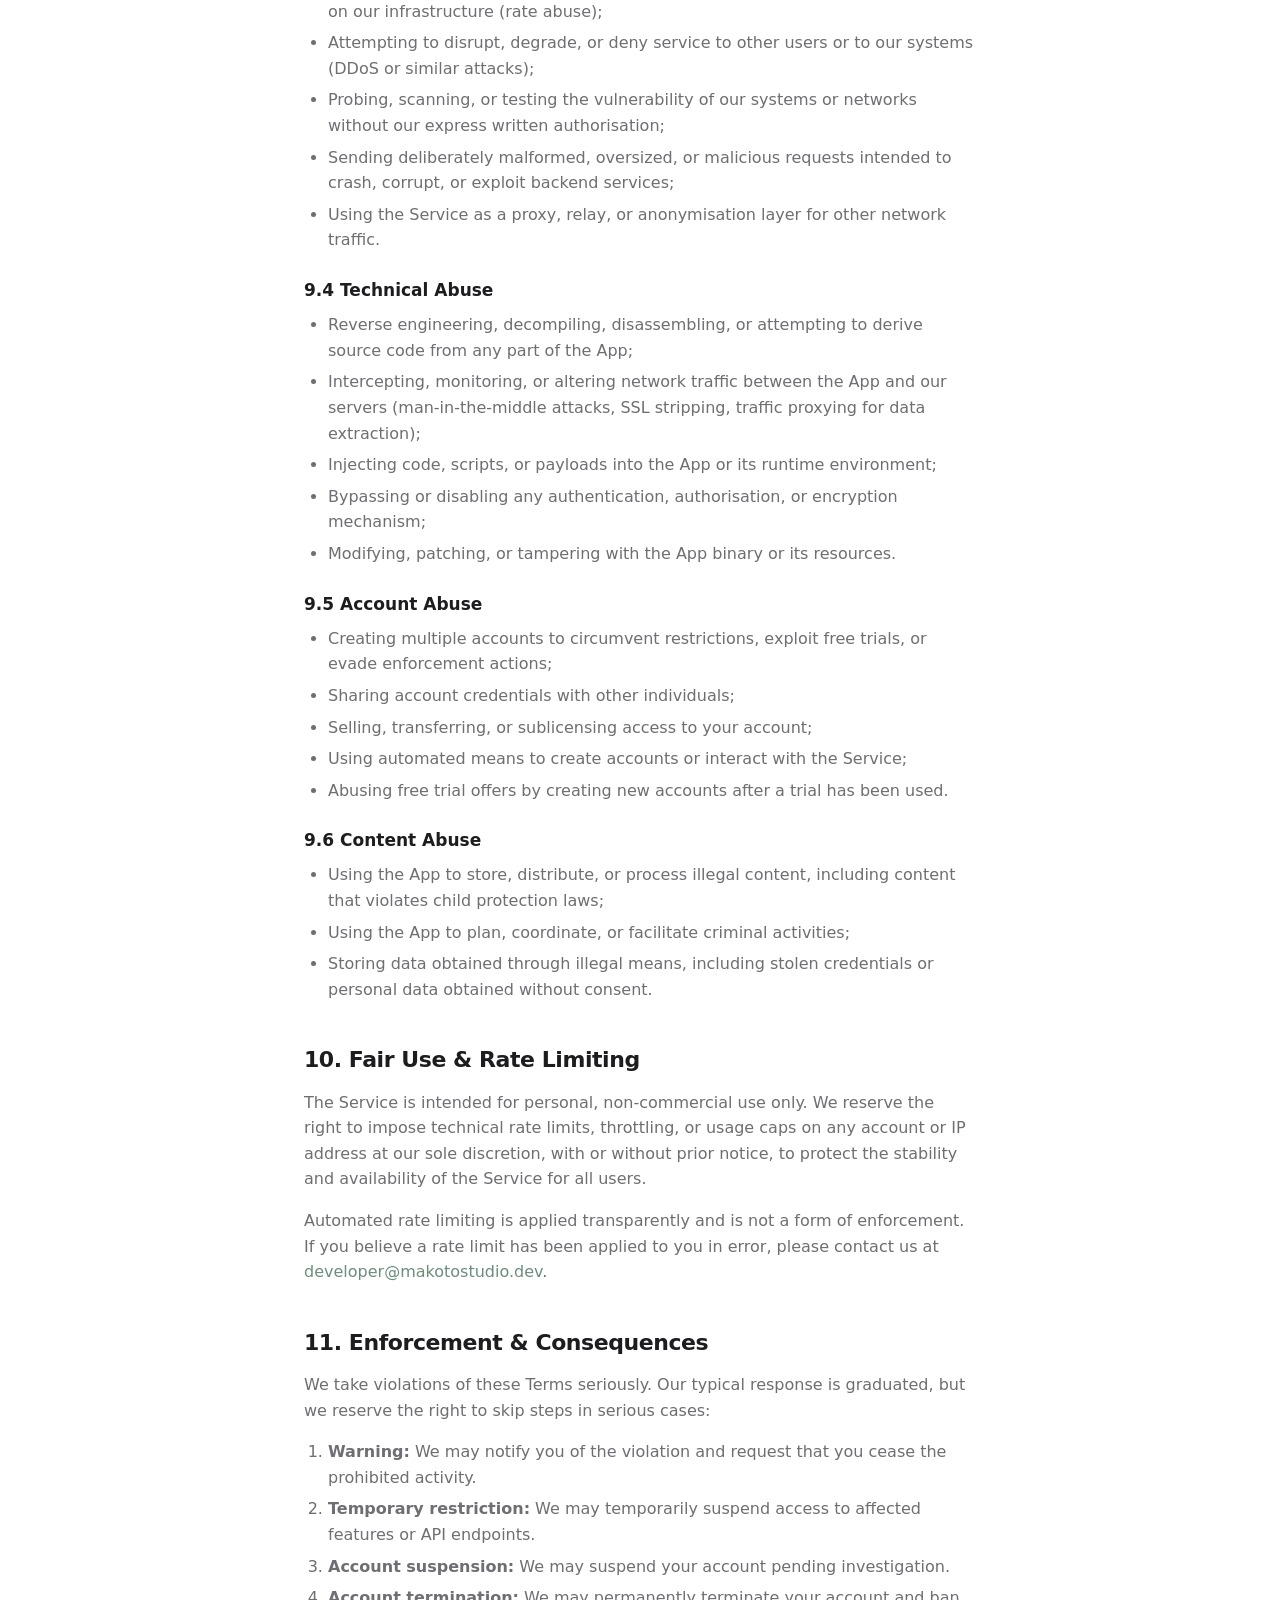
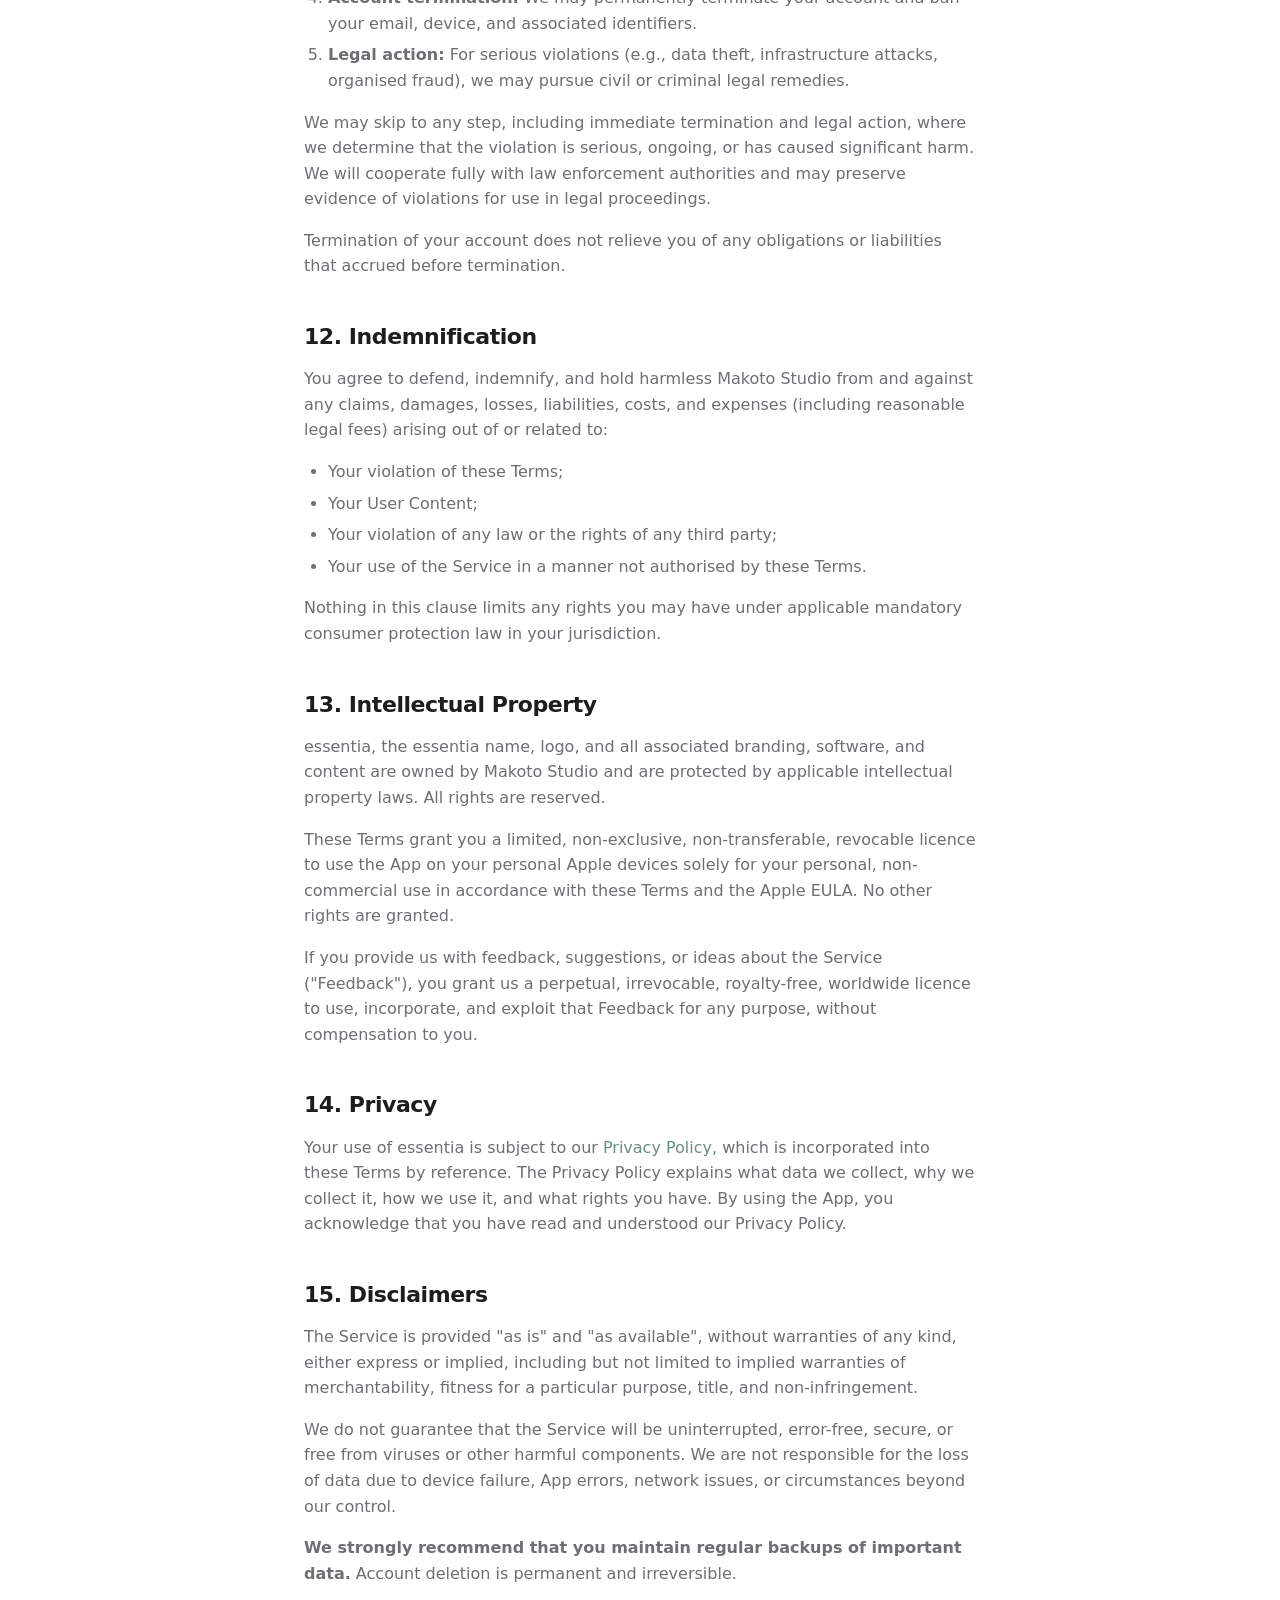
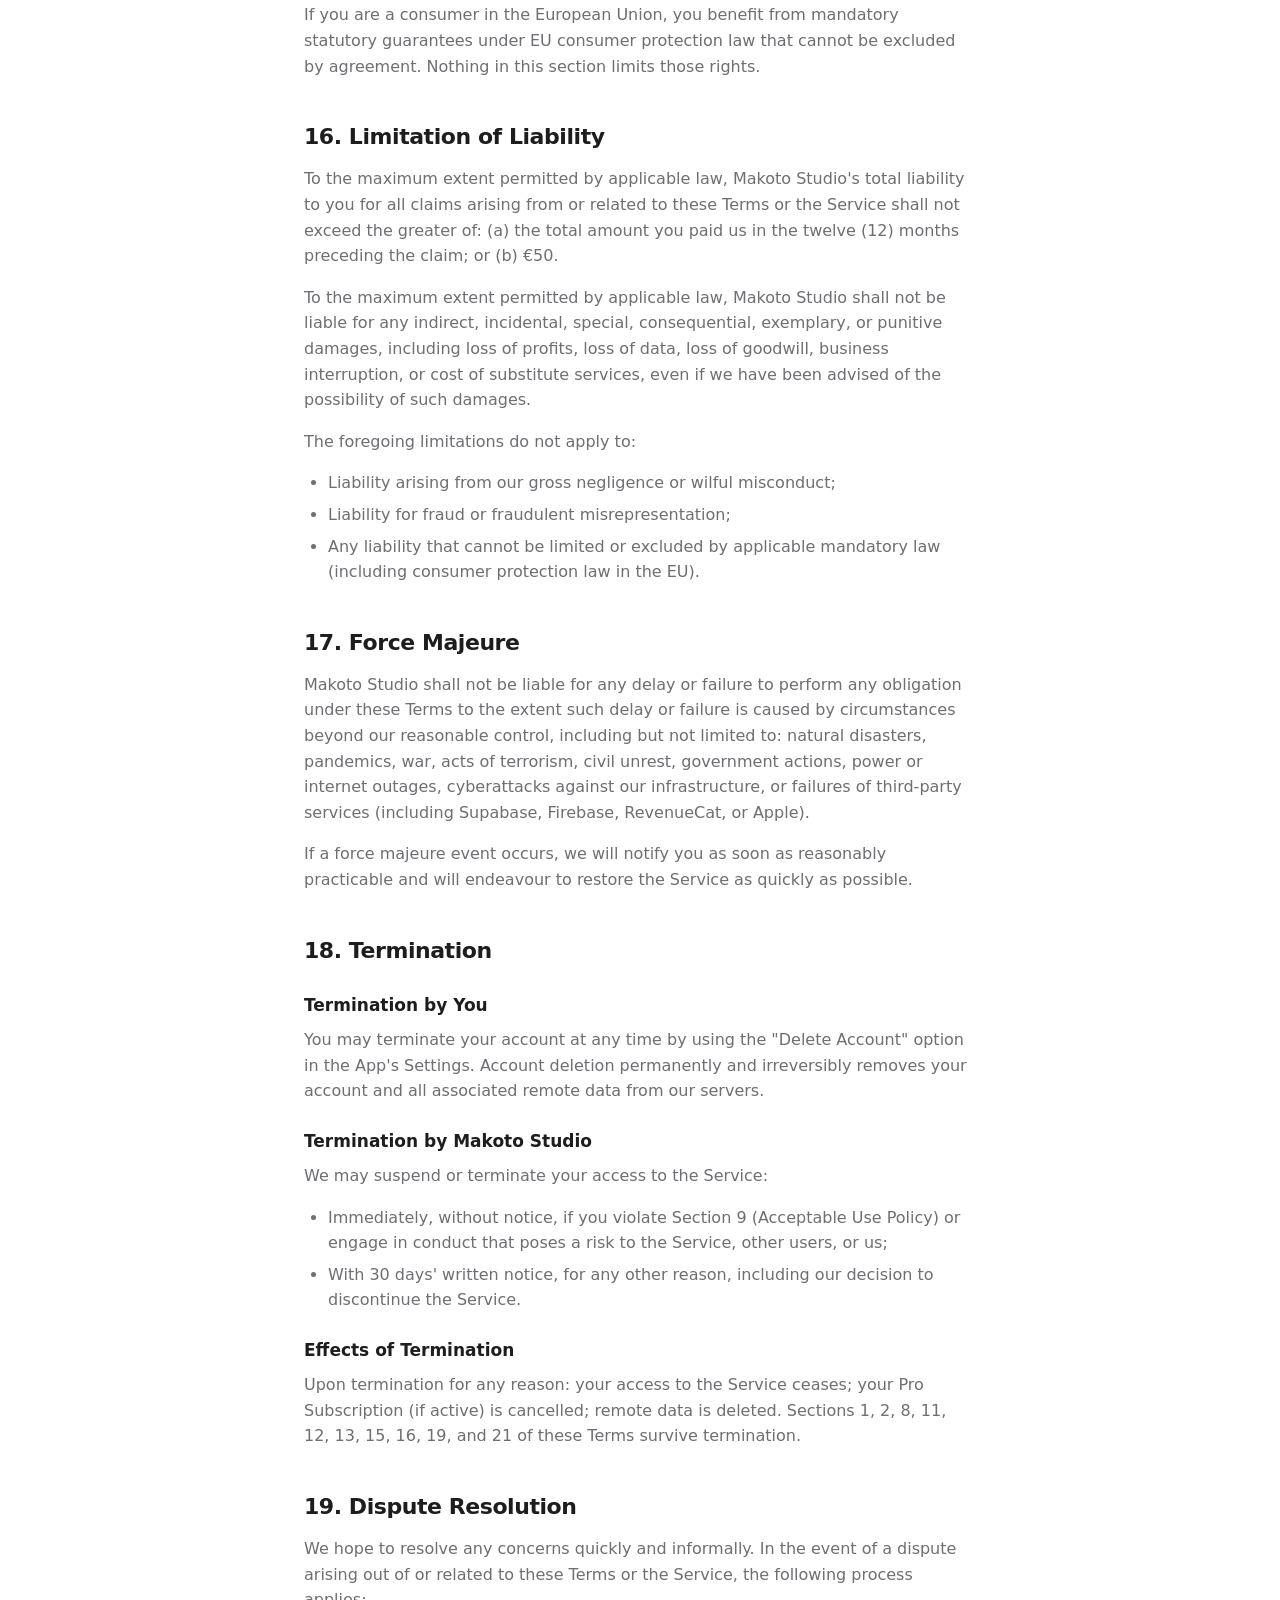
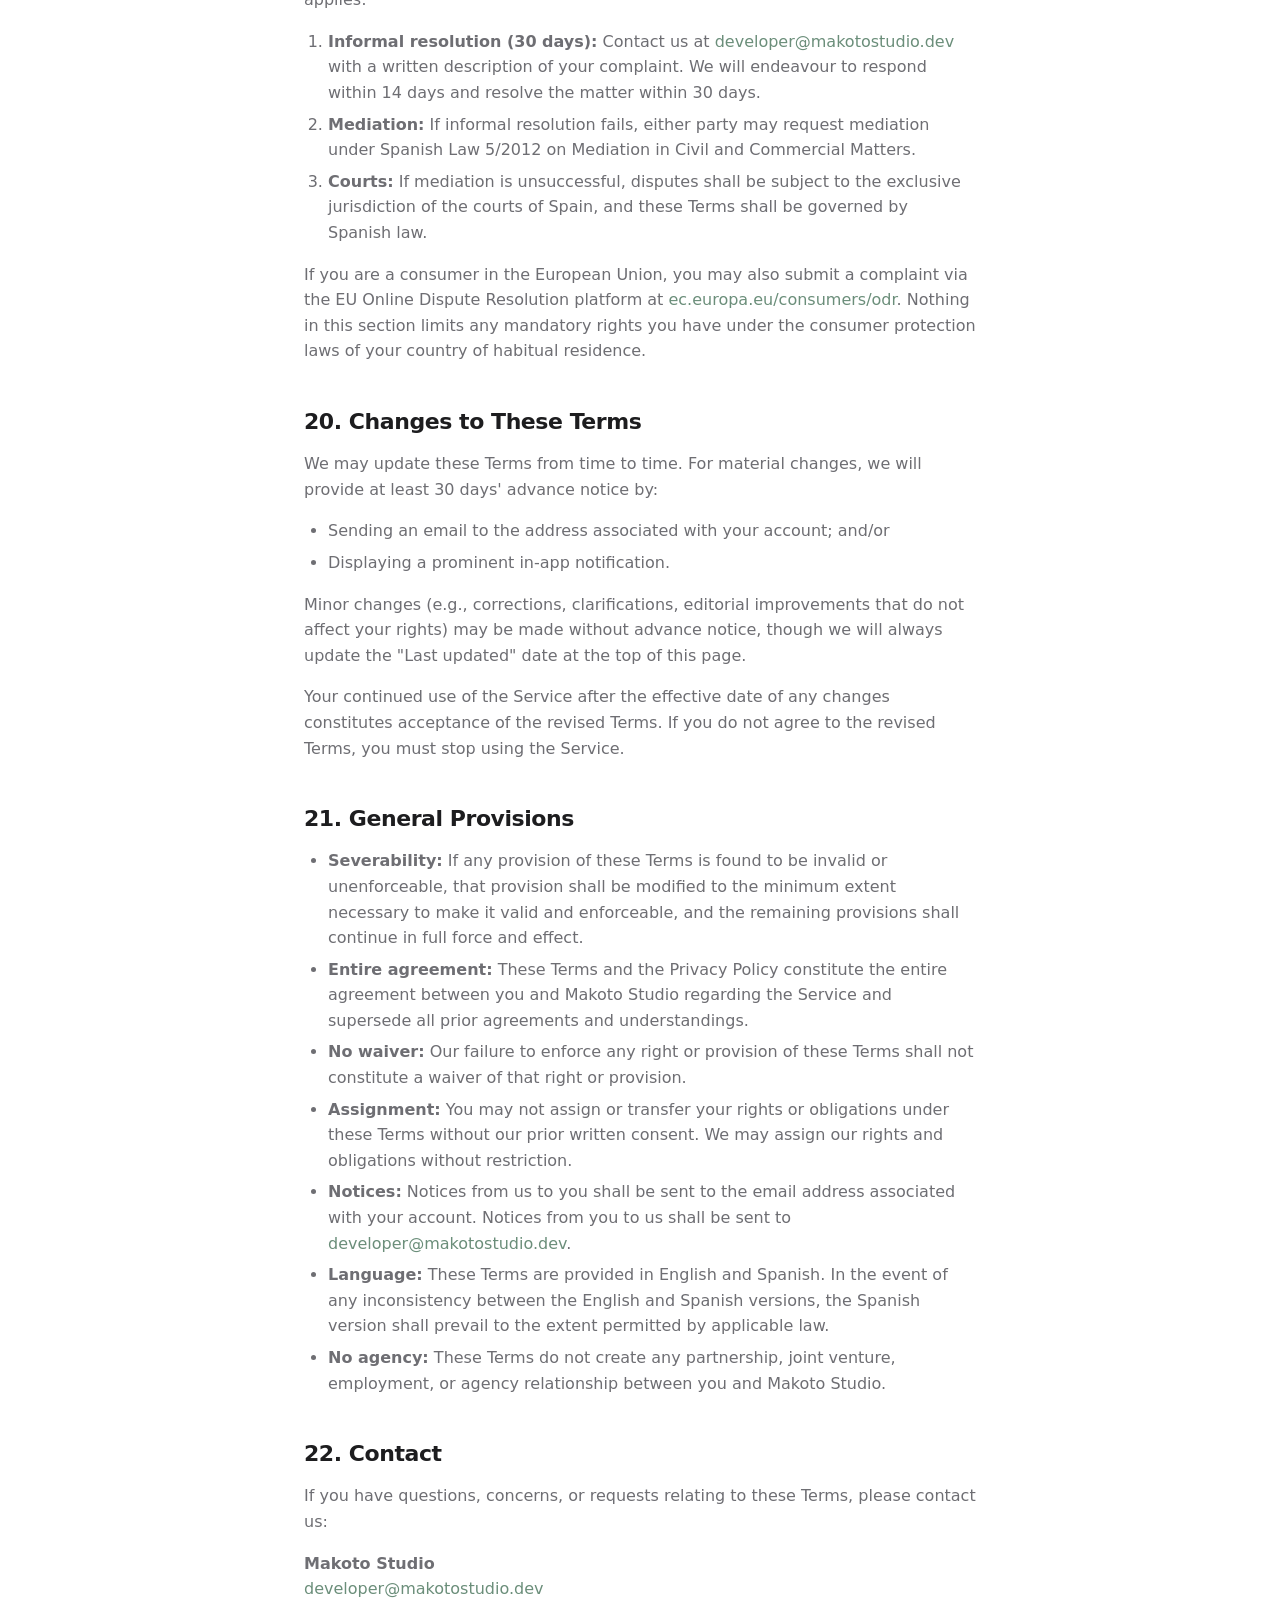
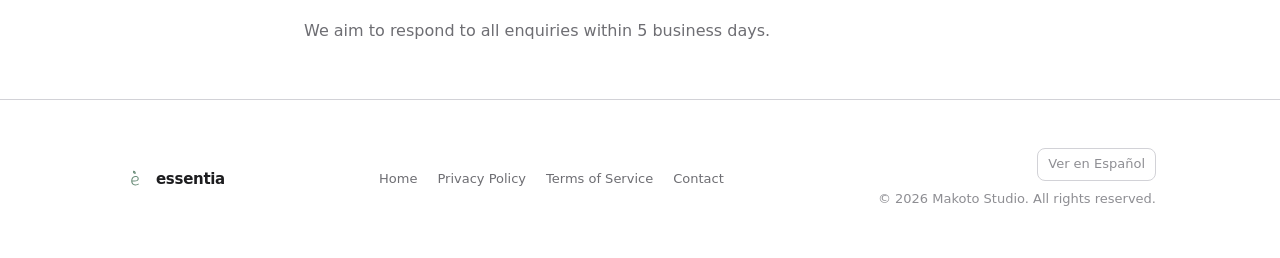
<file: en/terms/index.html>
<!DOCTYPE html>
<html lang="en">
<head>
    <meta charset="UTF-8">
    <meta name="viewport" content="width=device-width, initial-scale=1.0">
    <title>Terms of Service — essentia</title>
    <meta name="description" content="essentia Terms of Service. Read the terms and conditions for using essentia by Makoto Studio.">
    <link rel="canonical" href="https://essentia.makotostudio.dev/en/terms/">
    <link rel="alternate" hreflang="en" href="https://essentia.makotostudio.dev/en/terms/">
    <link rel="alternate" hreflang="es" href="https://essentia.makotostudio.dev/es/terms/">
    <link rel="stylesheet" href="/assets/css/styles.css?v=2">
    <link rel="icon" type="image/png" sizes="32x32" href="/assets/favicon-32.png">
    <link rel="icon" type="image/png" sizes="16x16" href="/assets/favicon-16.png">
    <link rel="apple-touch-icon" href="/assets/apple-touch-icon.png">
    <meta name="theme-color" content="#6B8E7A" media="(prefers-color-scheme: light)">
    <meta name="theme-color" content="#8FB8A2" media="(prefers-color-scheme: dark)">
</head>
<body>

<header class="site-header">
    <div class="container-wide">
        <a href="/en/" class="brand" aria-label="essentia home">
            <svg class="brand-logo" viewBox="0 0 375 375" xmlns="http://www.w3.org/2000/svg" aria-hidden="true">
                <defs>
                    <clipPath id="hdr-a"><path d="M 153 37 L 218 37 L 218 109 L 153 109 Z" clip-rule="nonzero"/></clipPath>
                    <clipPath id="hdr-b"><path d="M 143.835938 91.449219 L 158.710938 37.203125 L 231.039062 57.035156 L 216.167969 111.28125 Z" clip-rule="nonzero"/></clipPath>
                </defs>
                <g fill="currentColor">
                    <g transform="translate(109.29492, 293.578556)">
                        <path d="M 86.1875 3.140625 C 70.519531 3.140625 57.253906 -0.0976562 46.390625 -6.578125 C 35.523438 -13.054688 27.320312 -21.988281 21.78125 -33.375 C 16.25 -44.769531 13.484375 -57.675781 13.484375 -72.09375 C 13.484375 -86.300781 16.144531 -100.09375 21.46875 -113.46875 C 26.800781 -126.84375 34.847656 -137.8125 45.609375 -146.375 C 56.367188 -154.9375 69.476562 -159.21875 84.9375 -159.21875 C 95.175781 -159.21875 104.679688 -157.234375 113.453125 -153.265625 C 122.234375 -149.296875 129.179688 -143.65625 134.296875 -136.34375 C 139.421875 -129.03125 141.984375 -120.566406 141.984375 -110.953125 C 141.984375 -95.492188 135.398438 -83.53125 122.234375 -75.0625 C 109.078125 -66.601562 90.898438 -62.476562 67.703125 -62.6875 L 33.21875 -63 C 35.101562 -46.90625 40.484375 -34.679688 49.359375 -26.328125 C 58.242188 -17.972656 70.519531 -13.796875 86.1875 -13.796875 C 95.59375 -13.796875 104.316406 -15.097656 112.359375 -17.703125 C 120.410156 -20.316406 128.195312 -24.34375 135.71875 -29.78125 L 145.125 -17.234375 C 137.175781 -10.960938 128.132812 -6 118 -2.34375 C 107.875 1.3125 97.269531 3.140625 86.1875 3.140625 Z M 71.78125 -78.984375 C 106.050781 -78.984375 123.1875 -89.742188 123.1875 -111.265625 C 123.1875 -121.710938 119.578125 -129.492188 112.359375 -134.609375 C 105.148438 -139.734375 96.320312 -142.296875 85.875 -142.296875 C 74.175781 -142.296875 64.300781 -138.953125 56.25 -132.265625 C 48.207031 -125.578125 42.203125 -117.320312 38.234375 -107.5 C 34.265625 -97.6875 32.28125 -88.179688 32.28125 -78.984375 Z"/>
                    </g>
                </g>
                <g clip-path="url(#hdr-a)">
                    <g clip-path="url(#hdr-b)">
                        <path fill="currentColor" d="M 153.945312 59.90625 C 153.421875 67.816406 152.960938 75.175781 157.023438 83.140625 C 161.089844 91.105469 167.441406 95.226562 170.179688 96.925781 C 180.109375 103.167969 190.183594 103.203125 194.546875 102.910156 C 194.710938 102.890156 194.757812 102.714844 194.664062 102.59375 C 190.375 97.992188 187.121094 93.898438 184.8125 90.757812 C 181.253906 85.914062 179.082031 82.972656 177.125 78.535156 C 175.039062 73.773438 174.066406 69.449219 173.648438 66.226562 C 173.609375 66.027344 173.925781 65.921875 173.992188 66.132812 C 176.792969 72.226562 180.808594 79.449219 186.539062 86.886719 C 189.675781 90.949219 192.828125 94.480469 195.847656 97.464844 C 198.765625 101.054688 202.402344 103.984375 206.476562 105.894531 C 209.28125 107.234375 212.273438 108.121094 215.394531 108.53125 C 216.371094 108.671875 217.269531 108.0625 217.527344 107.117188 C 217.542969 107.058594 217.558594 107 217.582031 106.910156 C 217.75 105.847656 216.957031 104.804688 215.855469 104.660156 C 213.160156 104.304688 210.582031 103.53125 208.136719 102.386719 C 204.738281 100.789062 201.683594 98.398438 199.226562 95.441406 C 199.175781 95.394531 199.160156 95.328125 199.179688 95.269531 C 200.433594 89.652344 201.375 80.902344 198.261719 71.199219 C 193.300781 55.632812 181.203125 47.8125 176.5 44.839844 C 169.84375 40.667969 163.527344 38.714844 159.222656 37.757812 C 159.136719 37.730469 159.058594 37.773438 159.007812 37.855469 C 155.355469 47.003906 154.289062 54.828125 153.945312 59.90625 Z" fill-rule="nonzero"/>
                    </g>
                </g>
            </svg>
            <span class="brand-name">essentia</span>
        </a>
        <nav class="site-nav legal-nav" aria-label="Navigation">
            <a href="/en/privacy/">Privacy Policy</a>
            <a href="/en/terms/" aria-current="page">Terms of Service</a>
            <a href="/es/terms/" class="lang-switcher" aria-label="Ver en español">ES</a>
        </nav>
    </div>
</header>

<main>
    <div class="container">
        <div class="legal-header">
            <h1>Terms of Service</h1>
            <p class="legal-meta">Last updated: March 1, 2026</p>
        </div>

        <div class="legal-content">

            <section>
                <h2>1. Introduction &amp; Legal Identity</h2>
                <p>These Terms of Service ("Terms") govern your access to and use of essentia ("the App") and any related services operated by Makoto Studio ("we", "our", or "us").</p>
                <p>Makoto Studio is an individual developer operating under a commercial trade name. Contact and legal details:</p>
                <ul>
                    <li><strong>Trade name:</strong> Makoto Studio</li>
                    <li><strong>Email:</strong> <a href="mailto:developer@makotostudio.dev">developer@makotostudio.dev</a></li>
                </ul>
                <p>By using the App you enter into a legally binding agreement with Makoto Studio. Please read these Terms carefully before using the App.</p>
            </section>

            <section>
                <h2>2. Definitions</h2>
                <ul>
                    <li><strong>"App"</strong> means the essentia iOS, iPadOS, and macOS application.</li>
                    <li><strong>"Service"</strong> means the App, our website at essentia.makotostudio.dev, and any associated backend services.</li>
                    <li><strong>"User" / "you"</strong> means any individual who accesses or uses the Service.</li>
                    <li><strong>"User Content"</strong> means any data you create or import in the App, including tasks, notes, collections, checklists, and locations.</li>
                    <li><strong>"Pro Subscription"</strong> means the paid subscription tier that enables cloud sync and additional features.</li>
                    <li><strong>"Infrastructure"</strong> means our backend systems, databases, APIs, and cloud resources used to operate the Service.</li>
                </ul>
            </section>

            <section>
                <h2>3. Acceptance of Terms</h2>
                <p>By downloading, installing, or using the App, or by creating an account, you confirm that you have read, understood, and agree to be bound by these Terms and our <a href="/en/privacy/">Privacy Policy</a>. If you do not agree, do not use the App.</p>
                <p>If you are using the App on behalf of an organisation, you represent that you have authority to bind that organisation to these Terms.</p>
            </section>

            <section>
                <h2>4. Apple EULA</h2>
                <p>The App is distributed exclusively through the Apple App Store. Your use of the App is also subject to Apple's standard Licensed Application End User License Agreement ("Apple EULA"), available at <a href="https://www.apple.com/legal/internet-services/itunes/dev/stdeula/" target="_blank" rel="noopener">apple.com/legal/internet-services/itunes/dev/stdeula/</a>.</p>
                <p>Apple is a third-party beneficiary of these Terms and, upon your acceptance, Apple will have the right (and will be deemed to have accepted the right) to enforce these Terms against you as a third-party beneficiary.</p>
                <p>As between Makoto Studio and Apple, Makoto Studio (not Apple) is solely responsible for the App and its content. Apple has no obligation to provide any maintenance or support services for the App. To the maximum extent permitted by law, Apple has no warranty obligation with respect to the App.</p>
            </section>

            <section>
                <h2>5. Eligibility</h2>
                <p>To use essentia you must:</p>
                <ul>
                    <li>Be at least <strong>16 years of age</strong>. If you are between 16 and 18, you confirm that a parent or legal guardian has reviewed and consented to these Terms.</li>
                    <li>Have the legal capacity to enter into a binding contract in your jurisdiction.</li>
                    <li>Maintain <strong>only one account</strong> per person. Creating multiple accounts to circumvent restrictions, abuse free trials, or bypass enforcement actions is prohibited.</li>
                    <li>Not use automated scripts, bots, or other non-human means to create or operate an account.</li>
                </ul>
                <p>We reserve the right to verify eligibility at any time and to terminate accounts that do not meet these requirements.</p>
            </section>

            <section>
                <h2>6. Description of the Service</h2>
                <p>essentia is a personal organisation application following a bullet-journaling philosophy: capture quickly, plan intentionally, and review and decide. The Service is available in two tiers:</p>
                <ul>
                    <li><strong>essentia (Free):</strong> Full local functionality with no cloud sync. All data remains on-device.</li>
                    <li><strong>essentia Pro:</strong> All free features plus cross-device cloud sync via Supabase and additional Pro-only features.</li>
                </ul>
                <p>The Service is available on iPhone, iPad, and Mac (macOS). We reserve the right to modify, suspend, or discontinue any feature or functionality of the Service at any time, with or without notice, though we will endeavour to provide reasonable advance notice for material changes.</p>
            </section>

            <section>
                <h2>7. Pro Subscription</h2>

                <h3>Pricing</h3>
                <div class="table-wrap">
                    <table>
                        <thead>
                            <tr>
                                <th>Plan</th>
                                <th>Price</th>
                                <th>Free Trial</th>
                            </tr>
                        </thead>
                        <tbody>
                            <tr>
                                <td>Monthly</td>
                                <td>€2.99 / month</td>
                                <td>30 days free</td>
                            </tr>
                            <tr>
                                <td>Annual</td>
                                <td>€24.99 / year</td>
                                <td>30 days free</td>
                            </tr>
                        </tbody>
                    </table>
                </div>
                <p>Prices are in euros and may vary by region based on Apple's local pricing matrix. The applicable price will be shown before you confirm your purchase.</p>

                <h3>Billing and Auto-Renewal</h3>
                <ul>
                    <li>Subscriptions are managed through the Apple App Store via RevenueCat.</li>
                    <li>Payment is charged to your Apple ID at confirmation of purchase.</li>
                    <li>Subscriptions automatically renew unless cancelled at least 24 hours before the end of the current billing period.</li>
                    <li>Your Apple ID account is charged within 24 hours prior to the end of the current period.</li>
                    <li>You can manage and cancel your subscription at any time via your Apple ID account settings.</li>
                </ul>

                <h3>Free Trial</h3>
                <p>The 30-day free trial is available to all new essentia Pro subscribers (Monthly or Annual) who have not previously used a free trial for this App. If you do not cancel before the trial ends, you will be charged the applicable subscription price. Free trials may only be used once per Apple ID.</p>

                <h3>Cancellation and Downgrade</h3>
                <ul>
                    <li>You may cancel at any time through your Apple ID settings. Access to Pro features continues until the end of the current billing period.</li>
                    <li>Upon cancellation or downgrade: all your data (tasks, notes, collections) remains intact on your device. Cloud sync pauses, and Pro-exclusive features become inaccessible for new actions, but existing synced data is preserved.</li>
                    <li>We do not offer refunds for partial subscription periods, except where required by applicable law (including EU consumer protection law).</li>
                </ul>
            </section>

            <section>
                <h2>8. User Content</h2>
                <p>You retain full ownership of all User Content you create in essentia. We do not claim any intellectual property rights over your data.</p>
                <p>By using essentia Pro's sync features, you grant Makoto Studio a limited, non-exclusive, royalty-free, worldwide licence to store, process, and transmit your User Content solely to the extent necessary to provide the sync service to you. This licence terminates automatically when you delete your account or discontinue use of the sync service.</p>
                <p>You are solely responsible for ensuring your User Content:</p>
                <ul>
                    <li>Does not violate any applicable law or regulation;</li>
                    <li>Does not infringe any third-party intellectual property, privacy, or other rights;</li>
                    <li>Is not defamatory, obscene, harmful, or otherwise objectionable.</li>
                </ul>
            </section>

            <section>
                <h2>9. Acceptable Use Policy</h2>
                <p>You agree to use the Service only for lawful purposes and in accordance with these Terms. The following conduct is strictly prohibited.</p>

                <h3>9.1 General Prohibitions</h3>
                <ul>
                    <li>Violating any applicable local, national, or international law or regulation;</li>
                    <li>Engaging in defamatory, obscene, abusive, threatening, or harassing conduct;</li>
                    <li>Infringing any patent, trademark, trade secret, copyright, or other intellectual property rights of any party;</li>
                    <li>Impersonating any person or entity, or falsely representing your affiliation with a person or entity;</li>
                    <li>Collecting or harvesting any personally identifiable information from the Service.</li>
                </ul>

                <h3>9.2 Database &amp; Data Abuse</h3>
                <ul>
                    <li>Scraping, crawling, or mass-extracting any data from our backend or databases through any automated means;</li>
                    <li>Attempting to access, query, or read data belonging to other users, including through crafted API requests, SQL injection, or any other technique;</li>
                    <li>Attempting to bypass, circumvent, or undermine Row-Level Security (RLS) policies or any other access control mechanism;</li>
                    <li>Accessing the Supabase database directly (i.e., without going through the App's authorised API layer) unless explicitly authorised by us in writing;</li>
                    <li>Using bots, scripts, or automated agents to create, modify, or delete data at rates that exceed normal human interaction;</li>
                    <li>Exfiltrating, copying, or reproducing the database schema or contents for any purpose outside normal App use;</li>
                    <li>Performing SQL injection, NoSQL injection, or similar data-layer attacks.</li>
                </ul>

                <h3>9.3 API &amp; Infrastructure Abuse</h3>
                <ul>
                    <li>Making API requests at volumes or frequencies that impose unreasonable load on our infrastructure (rate abuse);</li>
                    <li>Attempting to disrupt, degrade, or deny service to other users or to our systems (DDoS or similar attacks);</li>
                    <li>Probing, scanning, or testing the vulnerability of our systems or networks without our express written authorisation;</li>
                    <li>Sending deliberately malformed, oversized, or malicious requests intended to crash, corrupt, or exploit backend services;</li>
                    <li>Using the Service as a proxy, relay, or anonymisation layer for other network traffic.</li>
                </ul>

                <h3>9.4 Technical Abuse</h3>
                <ul>
                    <li>Reverse engineering, decompiling, disassembling, or attempting to derive source code from any part of the App;</li>
                    <li>Intercepting, monitoring, or altering network traffic between the App and our servers (man-in-the-middle attacks, SSL stripping, traffic proxying for data extraction);</li>
                    <li>Injecting code, scripts, or payloads into the App or its runtime environment;</li>
                    <li>Bypassing or disabling any authentication, authorisation, or encryption mechanism;</li>
                    <li>Modifying, patching, or tampering with the App binary or its resources.</li>
                </ul>

                <h3>9.5 Account Abuse</h3>
                <ul>
                    <li>Creating multiple accounts to circumvent restrictions, exploit free trials, or evade enforcement actions;</li>
                    <li>Sharing account credentials with other individuals;</li>
                    <li>Selling, transferring, or sublicensing access to your account;</li>
                    <li>Using automated means to create accounts or interact with the Service;</li>
                    <li>Abusing free trial offers by creating new accounts after a trial has been used.</li>
                </ul>

                <h3>9.6 Content Abuse</h3>
                <ul>
                    <li>Using the App to store, distribute, or process illegal content, including content that violates child protection laws;</li>
                    <li>Using the App to plan, coordinate, or facilitate criminal activities;</li>
                    <li>Storing data obtained through illegal means, including stolen credentials or personal data obtained without consent.</li>
                </ul>
            </section>

            <section>
                <h2>10. Fair Use &amp; Rate Limiting</h2>
                <p>The Service is intended for personal, non-commercial use only. We reserve the right to impose technical rate limits, throttling, or usage caps on any account or IP address at our sole discretion, with or without prior notice, to protect the stability and availability of the Service for all users.</p>
                <p>Automated rate limiting is applied transparently and is not a form of enforcement. If you believe a rate limit has been applied to you in error, please contact us at <a href="mailto:developer@makotostudio.dev">developer@makotostudio.dev</a>.</p>
            </section>

            <section>
                <h2>11. Enforcement &amp; Consequences</h2>
                <p>We take violations of these Terms seriously. Our typical response is graduated, but we reserve the right to skip steps in serious cases:</p>
                <ol>
                    <li><strong>Warning:</strong> We may notify you of the violation and request that you cease the prohibited activity.</li>
                    <li><strong>Temporary restriction:</strong> We may temporarily suspend access to affected features or API endpoints.</li>
                    <li><strong>Account suspension:</strong> We may suspend your account pending investigation.</li>
                    <li><strong>Account termination:</strong> We may permanently terminate your account and ban your email, device, and associated identifiers.</li>
                    <li><strong>Legal action:</strong> For serious violations (e.g., data theft, infrastructure attacks, organised fraud), we may pursue civil or criminal legal remedies.</li>
                </ol>
                <p>We may skip to any step, including immediate termination and legal action, where we determine that the violation is serious, ongoing, or has caused significant harm. We will cooperate fully with law enforcement authorities and may preserve evidence of violations for use in legal proceedings.</p>
                <p>Termination of your account does not relieve you of any obligations or liabilities that accrued before termination.</p>
            </section>

            <section>
                <h2>12. Indemnification</h2>
                <p>You agree to defend, indemnify, and hold harmless Makoto Studio from and against any claims, damages, losses, liabilities, costs, and expenses (including reasonable legal fees) arising out of or related to:</p>
                <ul>
                    <li>Your violation of these Terms;</li>
                    <li>Your User Content;</li>
                    <li>Your violation of any law or the rights of any third party;</li>
                    <li>Your use of the Service in a manner not authorised by these Terms.</li>
                </ul>
                <p>Nothing in this clause limits any rights you may have under applicable mandatory consumer protection law in your jurisdiction.</p>
            </section>

            <section>
                <h2>13. Intellectual Property</h2>
                <p>essentia, the essentia name, logo, and all associated branding, software, and content are owned by Makoto Studio and are protected by applicable intellectual property laws. All rights are reserved.</p>
                <p>These Terms grant you a limited, non-exclusive, non-transferable, revocable licence to use the App on your personal Apple devices solely for your personal, non-commercial use in accordance with these Terms and the Apple EULA. No other rights are granted.</p>
                <p>If you provide us with feedback, suggestions, or ideas about the Service ("Feedback"), you grant us a perpetual, irrevocable, royalty-free, worldwide licence to use, incorporate, and exploit that Feedback for any purpose, without compensation to you.</p>
            </section>

            <section>
                <h2>14. Privacy</h2>
                <p>Your use of essentia is subject to our <a href="/en/privacy/">Privacy Policy</a>, which is incorporated into these Terms by reference. The Privacy Policy explains what data we collect, why we collect it, how we use it, and what rights you have. By using the App, you acknowledge that you have read and understood our Privacy Policy.</p>
            </section>

            <section>
                <h2>15. Disclaimers</h2>
                <p>The Service is provided "as is" and "as available", without warranties of any kind, either express or implied, including but not limited to implied warranties of merchantability, fitness for a particular purpose, title, and non-infringement.</p>
                <p>We do not guarantee that the Service will be uninterrupted, error-free, secure, or free from viruses or other harmful components. We are not responsible for the loss of data due to device failure, App errors, network issues, or circumstances beyond our control.</p>
                <p><strong>We strongly recommend that you maintain regular backups of important data.</strong> Account deletion is permanent and irreversible.</p>
                <p>If you are a consumer in the European Union, you benefit from mandatory statutory guarantees under EU consumer protection law that cannot be excluded by agreement. Nothing in this section limits those rights.</p>
            </section>

            <section>
                <h2>16. Limitation of Liability</h2>
                <p>To the maximum extent permitted by applicable law, Makoto Studio's total liability to you for all claims arising from or related to these Terms or the Service shall not exceed the greater of: (a) the total amount you paid us in the twelve (12) months preceding the claim; or (b) €50.</p>
                <p>To the maximum extent permitted by applicable law, Makoto Studio shall not be liable for any indirect, incidental, special, consequential, exemplary, or punitive damages, including loss of profits, loss of data, loss of goodwill, business interruption, or cost of substitute services, even if we have been advised of the possibility of such damages.</p>
                <p>The foregoing limitations do not apply to:</p>
                <ul>
                    <li>Liability arising from our gross negligence or wilful misconduct;</li>
                    <li>Liability for fraud or fraudulent misrepresentation;</li>
                    <li>Any liability that cannot be limited or excluded by applicable mandatory law (including consumer protection law in the EU).</li>
                </ul>
            </section>

            <section>
                <h2>17. Force Majeure</h2>
                <p>Makoto Studio shall not be liable for any delay or failure to perform any obligation under these Terms to the extent such delay or failure is caused by circumstances beyond our reasonable control, including but not limited to: natural disasters, pandemics, war, acts of terrorism, civil unrest, government actions, power or internet outages, cyberattacks against our infrastructure, or failures of third-party services (including Supabase, Firebase, RevenueCat, or Apple).</p>
                <p>If a force majeure event occurs, we will notify you as soon as reasonably practicable and will endeavour to restore the Service as quickly as possible.</p>
            </section>

            <section>
                <h2>18. Termination</h2>

                <h3>Termination by You</h3>
                <p>You may terminate your account at any time by using the "Delete Account" option in the App's Settings. Account deletion permanently and irreversibly removes your account and all associated remote data from our servers.</p>

                <h3>Termination by Makoto Studio</h3>
                <p>We may suspend or terminate your access to the Service:</p>
                <ul>
                    <li>Immediately, without notice, if you violate Section 9 (Acceptable Use Policy) or engage in conduct that poses a risk to the Service, other users, or us;</li>
                    <li>With 30 days' written notice, for any other reason, including our decision to discontinue the Service.</li>
                </ul>

                <h3>Effects of Termination</h3>
                <p>Upon termination for any reason: your access to the Service ceases; your Pro Subscription (if active) is cancelled; remote data is deleted. Sections 1, 2, 8, 11, 12, 13, 15, 16, 19, and 21 of these Terms survive termination.</p>
            </section>

            <section>
                <h2>19. Dispute Resolution</h2>
                <p>We hope to resolve any concerns quickly and informally. In the event of a dispute arising out of or related to these Terms or the Service, the following process applies:</p>
                <ol>
                    <li><strong>Informal resolution (30 days):</strong> Contact us at <a href="mailto:developer@makotostudio.dev">developer@makotostudio.dev</a> with a written description of your complaint. We will endeavour to respond within 14 days and resolve the matter within 30 days.</li>
                    <li><strong>Mediation:</strong> If informal resolution fails, either party may request mediation under Spanish Law 5/2012 on Mediation in Civil and Commercial Matters.</li>
                    <li><strong>Courts:</strong> If mediation is unsuccessful, disputes shall be subject to the exclusive jurisdiction of the courts of Spain, and these Terms shall be governed by Spanish law.</li>
                </ol>
                <p>If you are a consumer in the European Union, you may also submit a complaint via the EU Online Dispute Resolution platform at <a href="https://ec.europa.eu/consumers/odr" target="_blank" rel="noopener">ec.europa.eu/consumers/odr</a>. Nothing in this section limits any mandatory rights you have under the consumer protection laws of your country of habitual residence.</p>
            </section>

            <section>
                <h2>20. Changes to These Terms</h2>
                <p>We may update these Terms from time to time. For material changes, we will provide at least 30 days' advance notice by:</p>
                <ul>
                    <li>Sending an email to the address associated with your account; and/or</li>
                    <li>Displaying a prominent in-app notification.</li>
                </ul>
                <p>Minor changes (e.g., corrections, clarifications, editorial improvements that do not affect your rights) may be made without advance notice, though we will always update the "Last updated" date at the top of this page.</p>
                <p>Your continued use of the Service after the effective date of any changes constitutes acceptance of the revised Terms. If you do not agree to the revised Terms, you must stop using the Service.</p>
            </section>

            <section>
                <h2>21. General Provisions</h2>
                <ul>
                    <li><strong>Severability:</strong> If any provision of these Terms is found to be invalid or unenforceable, that provision shall be modified to the minimum extent necessary to make it valid and enforceable, and the remaining provisions shall continue in full force and effect.</li>
                    <li><strong>Entire agreement:</strong> These Terms and the Privacy Policy constitute the entire agreement between you and Makoto Studio regarding the Service and supersede all prior agreements and understandings.</li>
                    <li><strong>No waiver:</strong> Our failure to enforce any right or provision of these Terms shall not constitute a waiver of that right or provision.</li>
                    <li><strong>Assignment:</strong> You may not assign or transfer your rights or obligations under these Terms without our prior written consent. We may assign our rights and obligations without restriction.</li>
                    <li><strong>Notices:</strong> Notices from us to you shall be sent to the email address associated with your account. Notices from you to us shall be sent to <a href="mailto:developer@makotostudio.dev">developer@makotostudio.dev</a>.</li>
                    <li><strong>Language:</strong> These Terms are provided in English and Spanish. In the event of any inconsistency between the English and Spanish versions, the Spanish version shall prevail to the extent permitted by applicable law.</li>
                    <li><strong>No agency:</strong> These Terms do not create any partnership, joint venture, employment, or agency relationship between you and Makoto Studio.</li>
                </ul>
            </section>

            <section>
                <h2>22. Contact</h2>
                <p>If you have questions, concerns, or requests relating to these Terms, please contact us:</p>
                <p><strong>Makoto Studio</strong><br>
                <a href="mailto:developer@makotostudio.dev">developer@makotostudio.dev</a></p>
                <p>We aim to respond to all enquiries within 5 business days.</p>
            </section>

        </div>
    </div>
</main>

<footer class="site-footer">
    <div class="container-wide">
        <a href="/en/" class="footer-brand" aria-label="essentia home">
            <svg class="brand-logo" viewBox="0 0 375 375" xmlns="http://www.w3.org/2000/svg" aria-hidden="true">
                <defs>
                    <clipPath id="ftr-a"><path d="M 153 37 L 218 37 L 218 109 L 153 109 Z" clip-rule="nonzero"/></clipPath>
                    <clipPath id="ftr-b"><path d="M 143.835938 91.449219 L 158.710938 37.203125 L 231.039062 57.035156 L 216.167969 111.28125 Z" clip-rule="nonzero"/></clipPath>
                </defs>
                <g fill="currentColor">
                    <g transform="translate(109.29492, 293.578556)">
                        <path d="M 86.1875 3.140625 C 70.519531 3.140625 57.253906 -0.0976562 46.390625 -6.578125 C 35.523438 -13.054688 27.320312 -21.988281 21.78125 -33.375 C 16.25 -44.769531 13.484375 -57.675781 13.484375 -72.09375 C 13.484375 -86.300781 16.144531 -100.09375 21.46875 -113.46875 C 26.800781 -126.84375 34.847656 -137.8125 45.609375 -146.375 C 56.367188 -154.9375 69.476562 -159.21875 84.9375 -159.21875 C 95.175781 -159.21875 104.679688 -157.234375 113.453125 -153.265625 C 122.234375 -149.296875 129.179688 -143.65625 134.296875 -136.34375 C 139.421875 -129.03125 141.984375 -120.566406 141.984375 -110.953125 C 141.984375 -95.492188 135.398438 -83.53125 122.234375 -75.0625 C 109.078125 -66.601562 90.898438 -62.476562 67.703125 -62.6875 L 33.21875 -63 C 35.101562 -46.90625 40.484375 -34.679688 49.359375 -26.328125 C 58.242188 -17.972656 70.519531 -13.796875 86.1875 -13.796875 C 95.59375 -13.796875 104.316406 -15.097656 112.359375 -17.703125 C 120.410156 -20.316406 128.195312 -24.34375 135.71875 -29.78125 L 145.125 -17.234375 C 137.175781 -10.960938 128.132812 -6 118 -2.34375 C 107.875 1.3125 97.269531 3.140625 86.1875 3.140625 Z M 71.78125 -78.984375 C 106.050781 -78.984375 123.1875 -89.742188 123.1875 -111.265625 C 123.1875 -121.710938 119.578125 -129.492188 112.359375 -134.609375 C 105.148438 -139.734375 96.320312 -142.296875 85.875 -142.296875 C 74.175781 -142.296875 64.300781 -138.953125 56.25 -132.265625 C 48.207031 -125.578125 42.203125 -117.320312 38.234375 -107.5 C 34.265625 -97.6875 32.28125 -88.179688 32.28125 -78.984375 Z"/>
                    </g>
                </g>
                <g clip-path="url(#ftr-a)">
                    <g clip-path="url(#ftr-b)">
                        <path fill="currentColor" d="M 153.945312 59.90625 C 153.421875 67.816406 152.960938 75.175781 157.023438 83.140625 C 161.089844 91.105469 167.441406 95.226562 170.179688 96.925781 C 180.109375 103.167969 190.183594 103.203125 194.546875 102.910156 C 194.710938 102.890156 194.757812 102.714844 194.664062 102.59375 C 190.375 97.992188 187.121094 93.898438 184.8125 90.757812 C 181.253906 85.914062 179.082031 82.972656 177.125 78.535156 C 175.039062 73.773438 174.066406 69.449219 173.648438 66.226562 C 173.609375 66.027344 173.925781 65.921875 173.992188 66.132812 C 176.792969 72.226562 180.808594 79.449219 186.539062 86.886719 C 189.675781 90.949219 192.828125 94.480469 195.847656 97.464844 C 198.765625 101.054688 202.402344 103.984375 206.476562 105.894531 C 209.28125 107.234375 212.273438 108.121094 215.394531 108.53125 C 216.371094 108.671875 217.269531 108.0625 217.527344 107.117188 C 217.542969 107.058594 217.558594 107 217.582031 106.910156 C 217.75 105.847656 216.957031 104.804688 215.855469 104.660156 C 213.160156 104.304688 210.582031 103.53125 208.136719 102.386719 C 204.738281 100.789062 201.683594 98.398438 199.226562 95.441406 C 199.175781 95.394531 199.160156 95.328125 199.179688 95.269531 C 200.433594 89.652344 201.375 80.902344 198.261719 71.199219 C 193.300781 55.632812 181.203125 47.8125 176.5 44.839844 C 169.84375 40.667969 163.527344 38.714844 159.222656 37.757812 C 159.136719 37.730469 159.058594 37.773438 159.007812 37.855469 C 155.355469 47.003906 154.289062 54.828125 153.945312 59.90625 Z" fill-rule="nonzero"/>
                    </g>
                </g>
            </svg>
            <span class="brand-name">essentia</span>
        </a>
        <nav class="footer-links" aria-label="Footer navigation">
            <a href="/en/">Home</a>
            <a href="/en/privacy/">Privacy Policy</a>
            <a href="/en/terms/" aria-current="page">Terms of Service</a>
            <a href="mailto:developer@makotostudio.dev">Contact</a>
        </nav>
        <div class="footer-right">
            <a href="/es/terms/" class="lang-switcher">Ver en Español</a>
            <p class="footer-copy">&copy; 2026 Makoto Studio. All rights reserved.</p>
        </div>
    </div>
</footer>

<script src="/assets/js/main.js"></script>
</body>
</html>
</file>
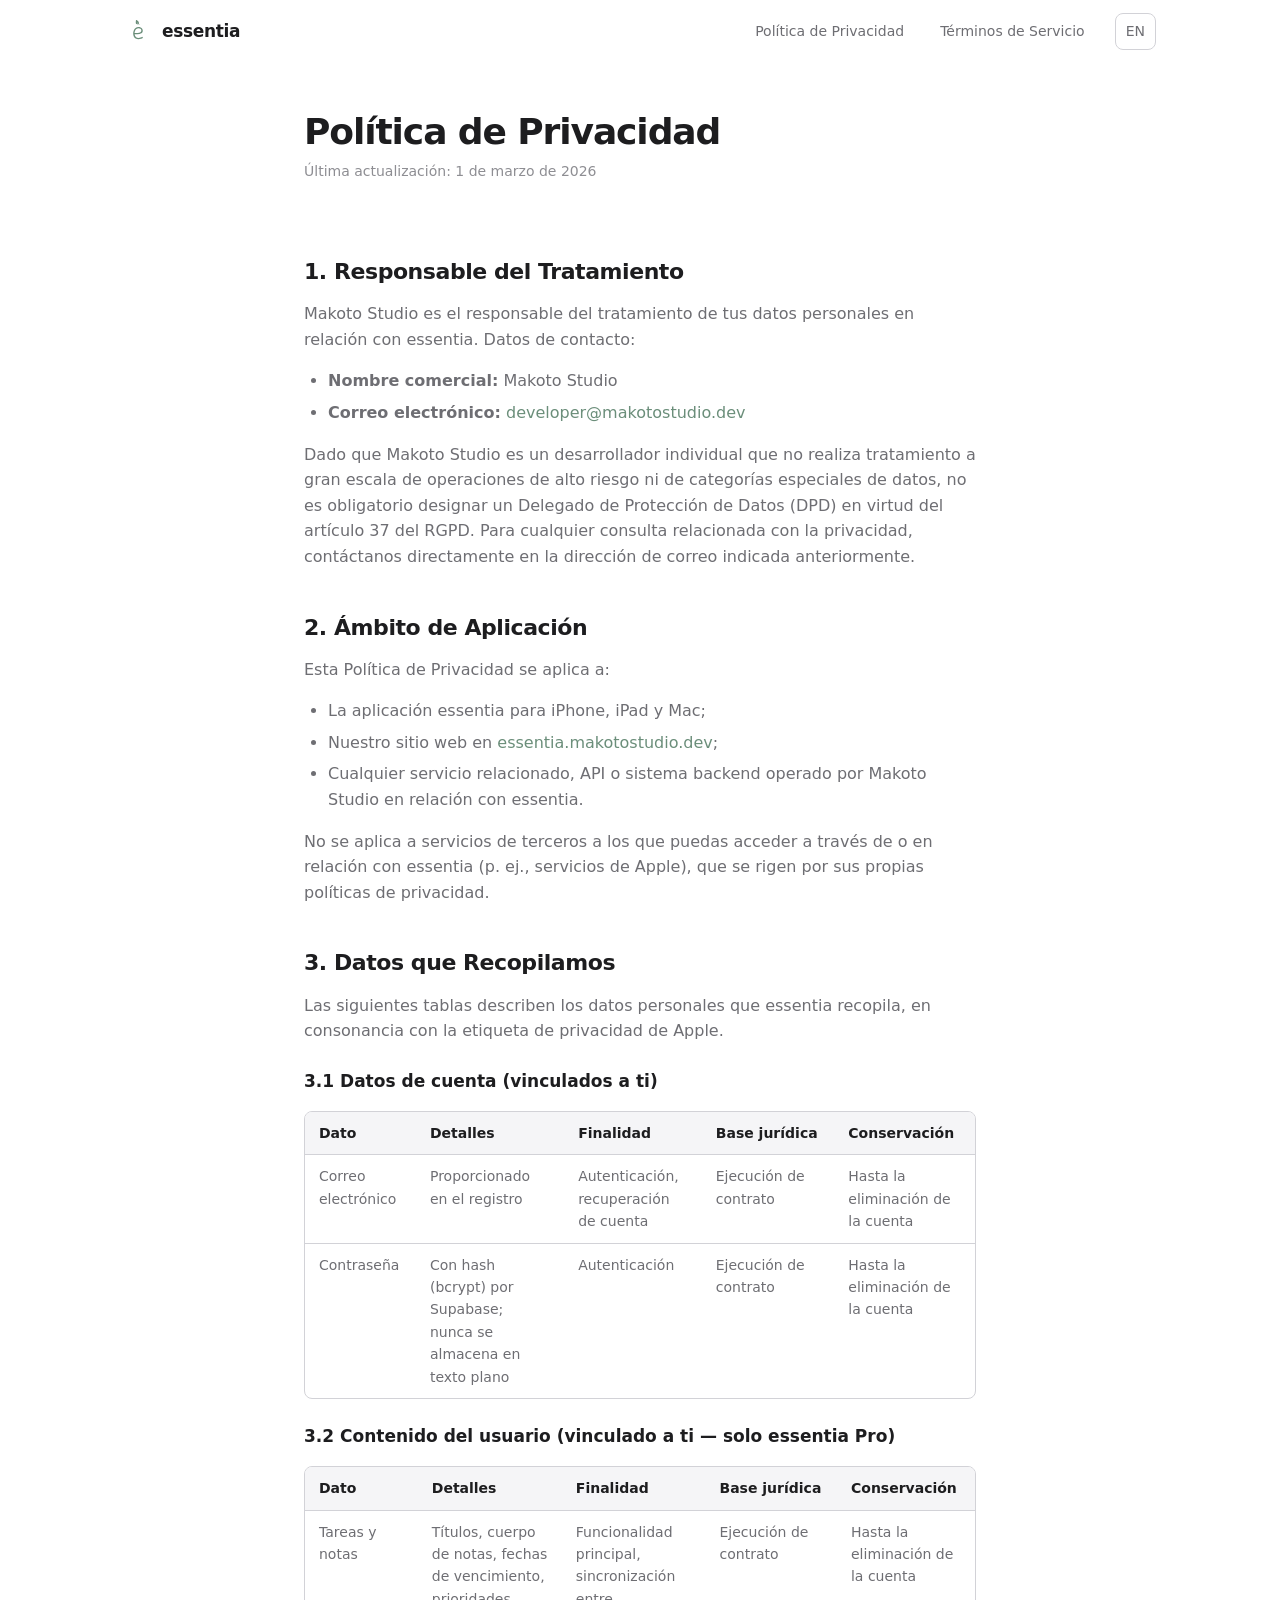
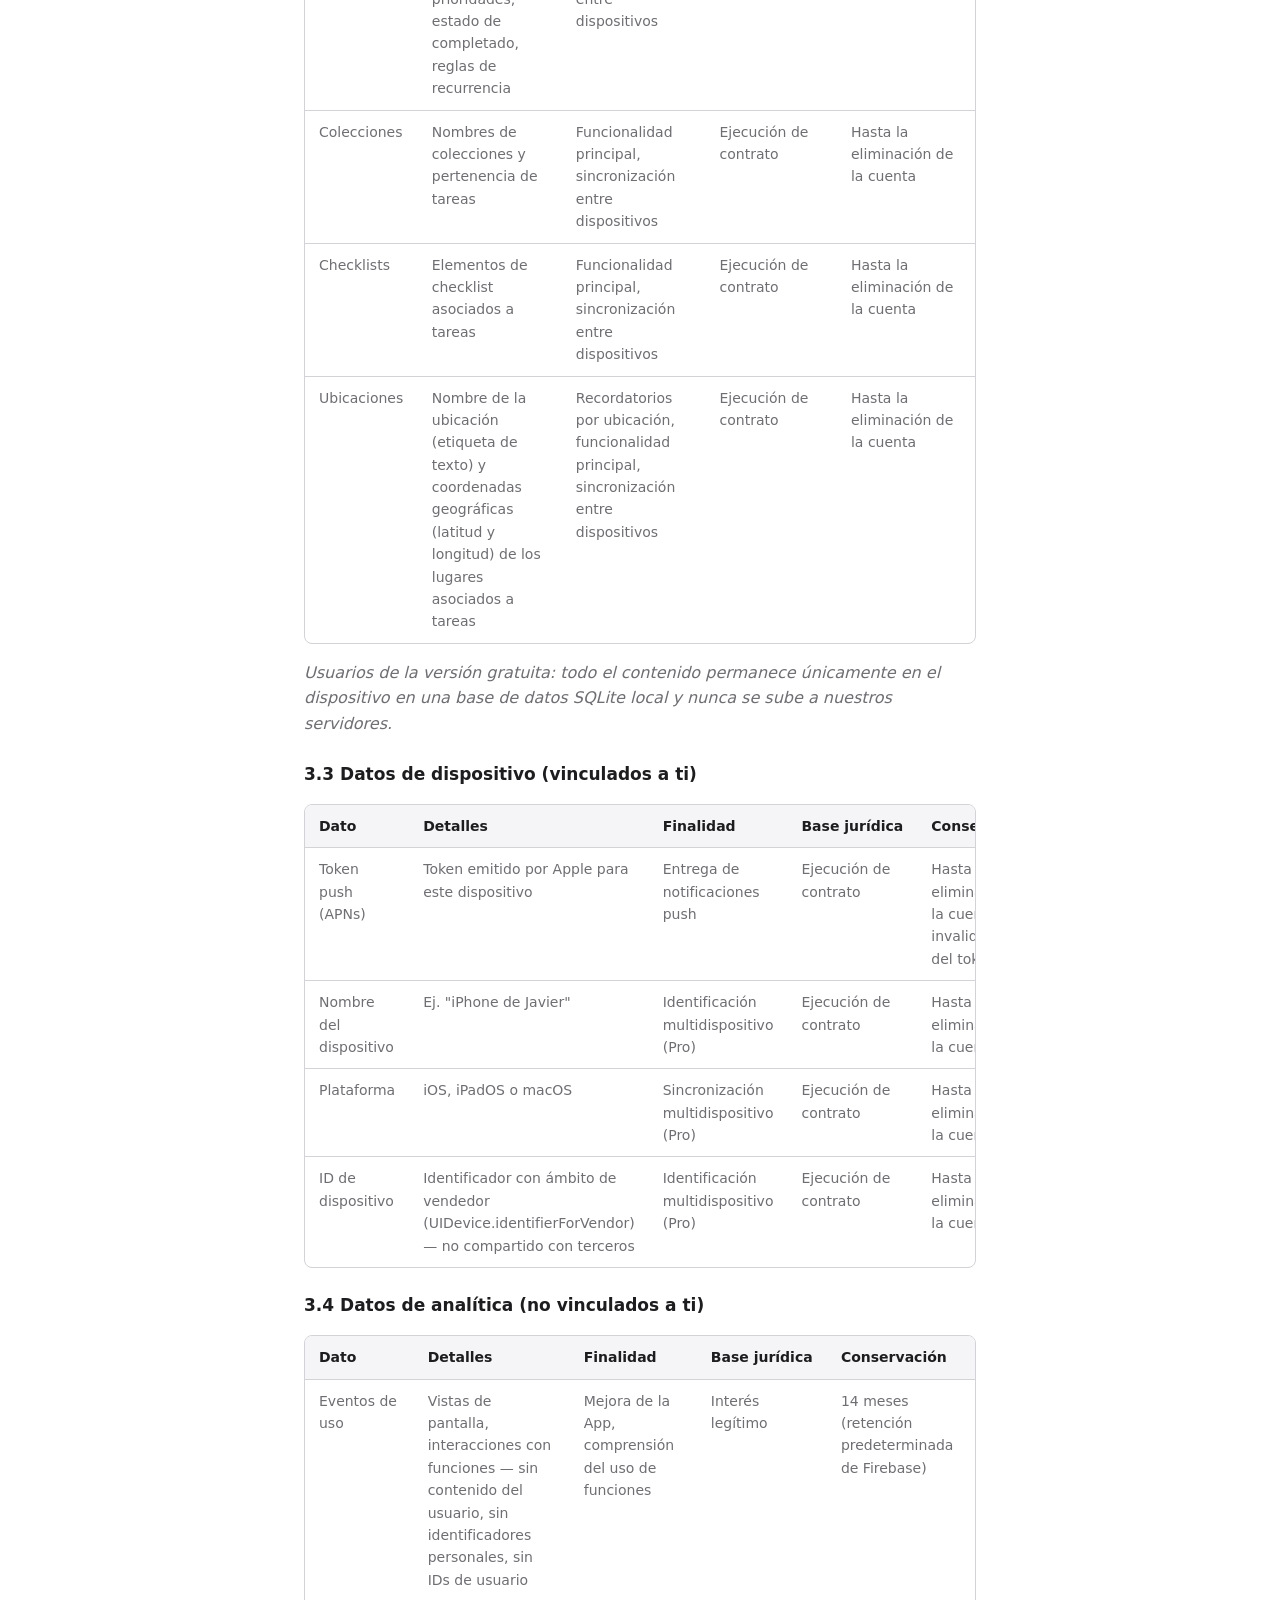
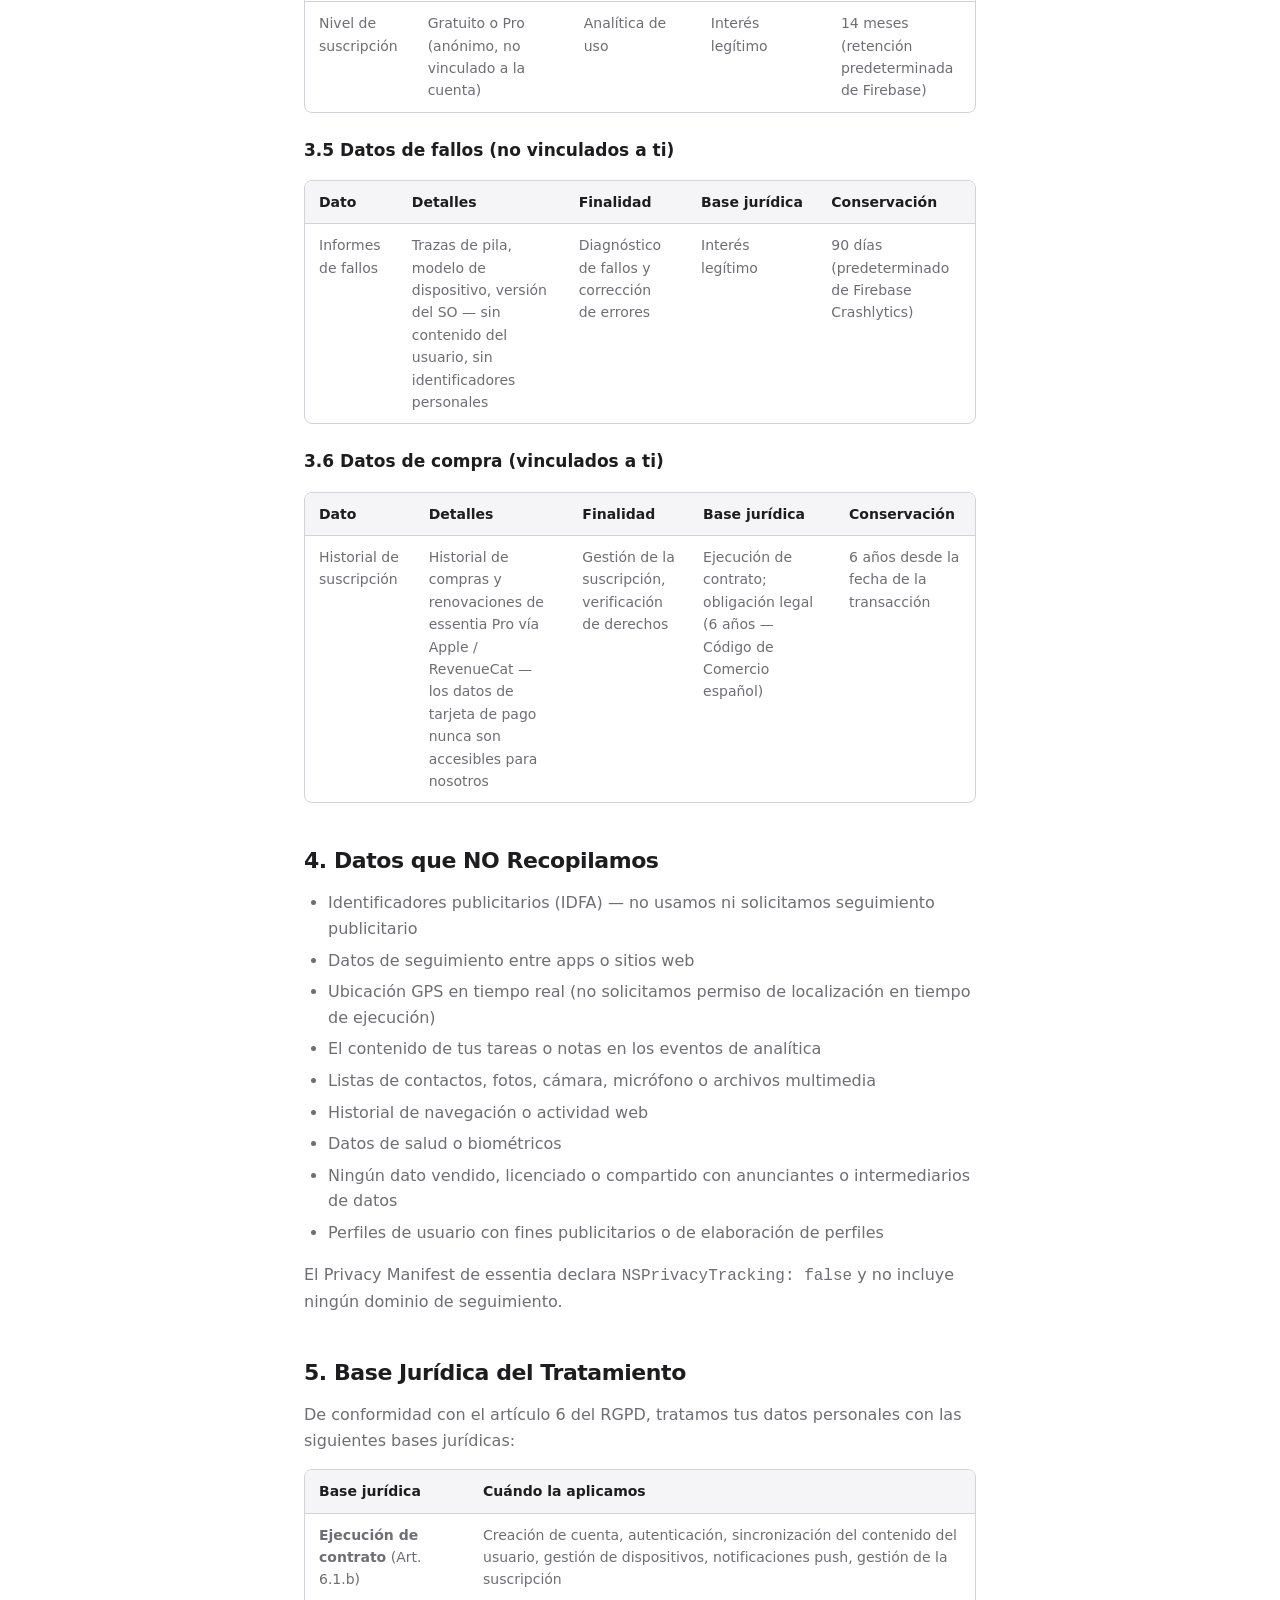
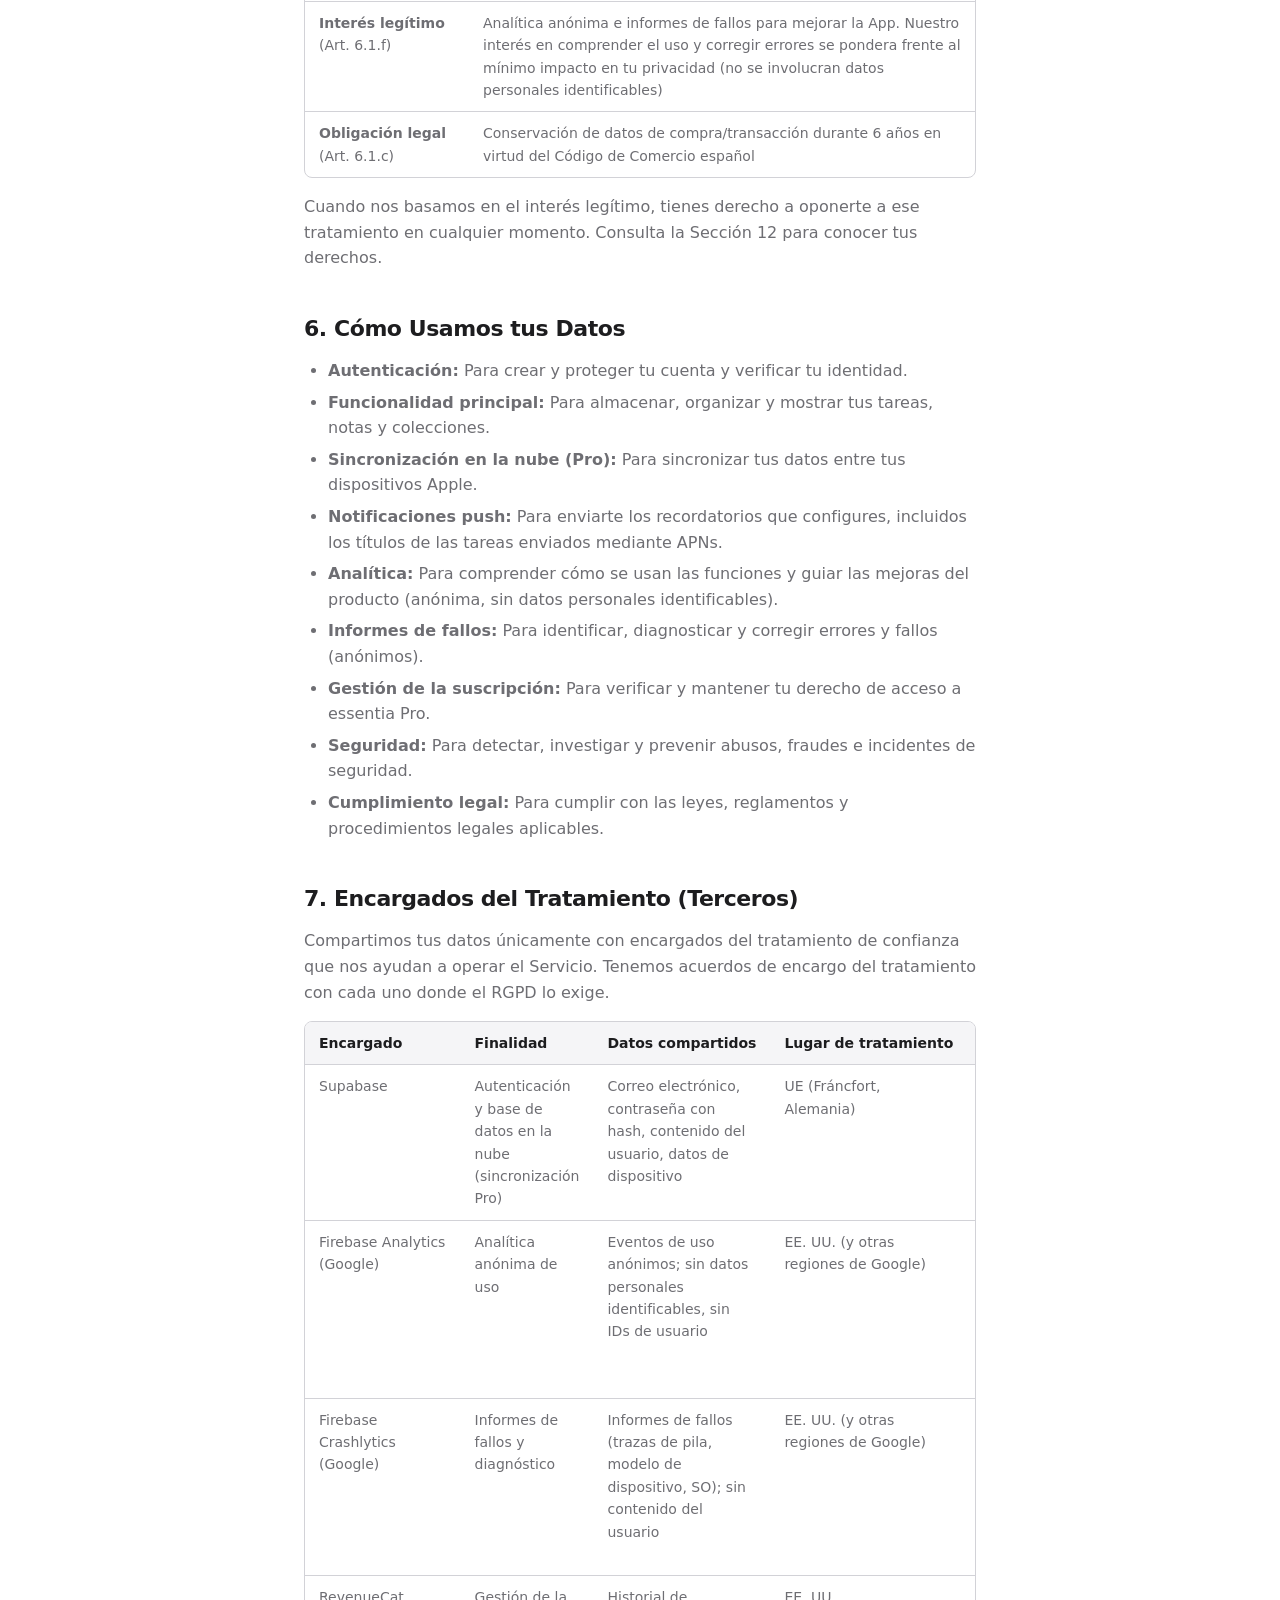
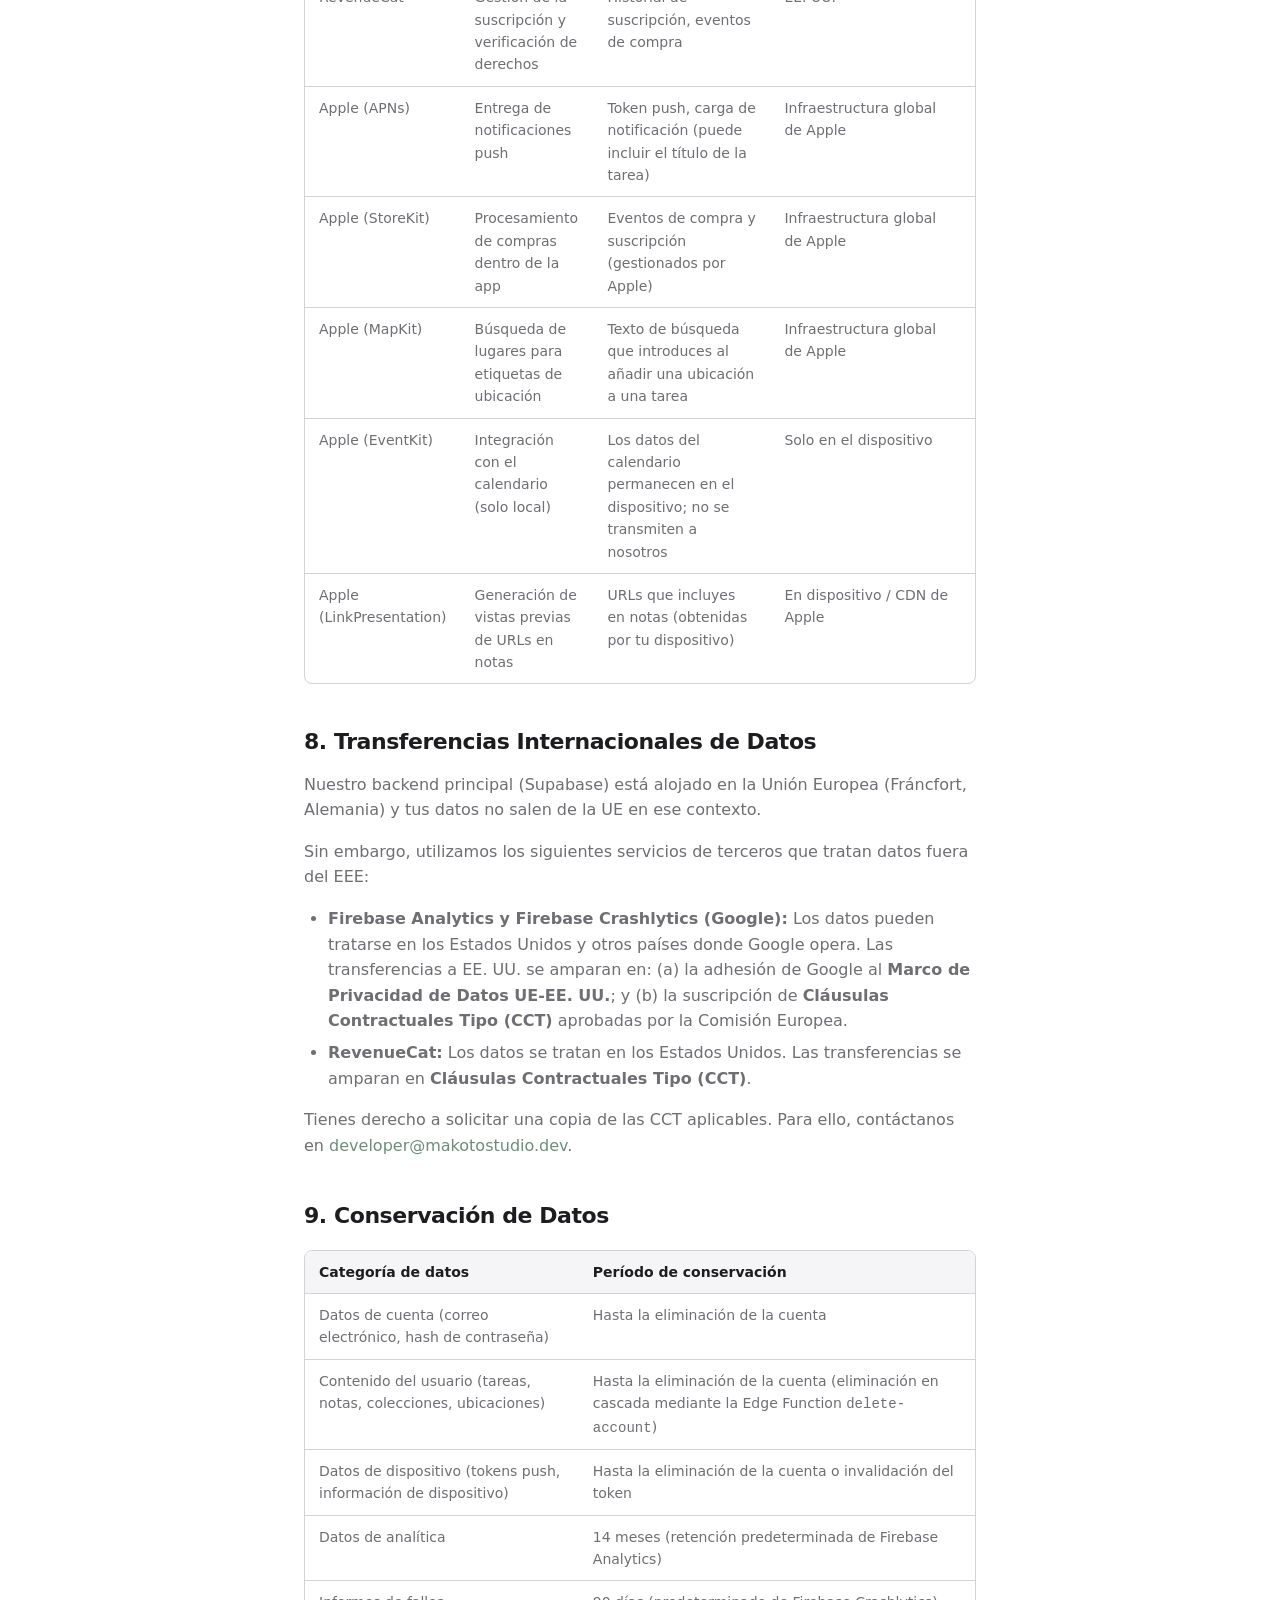
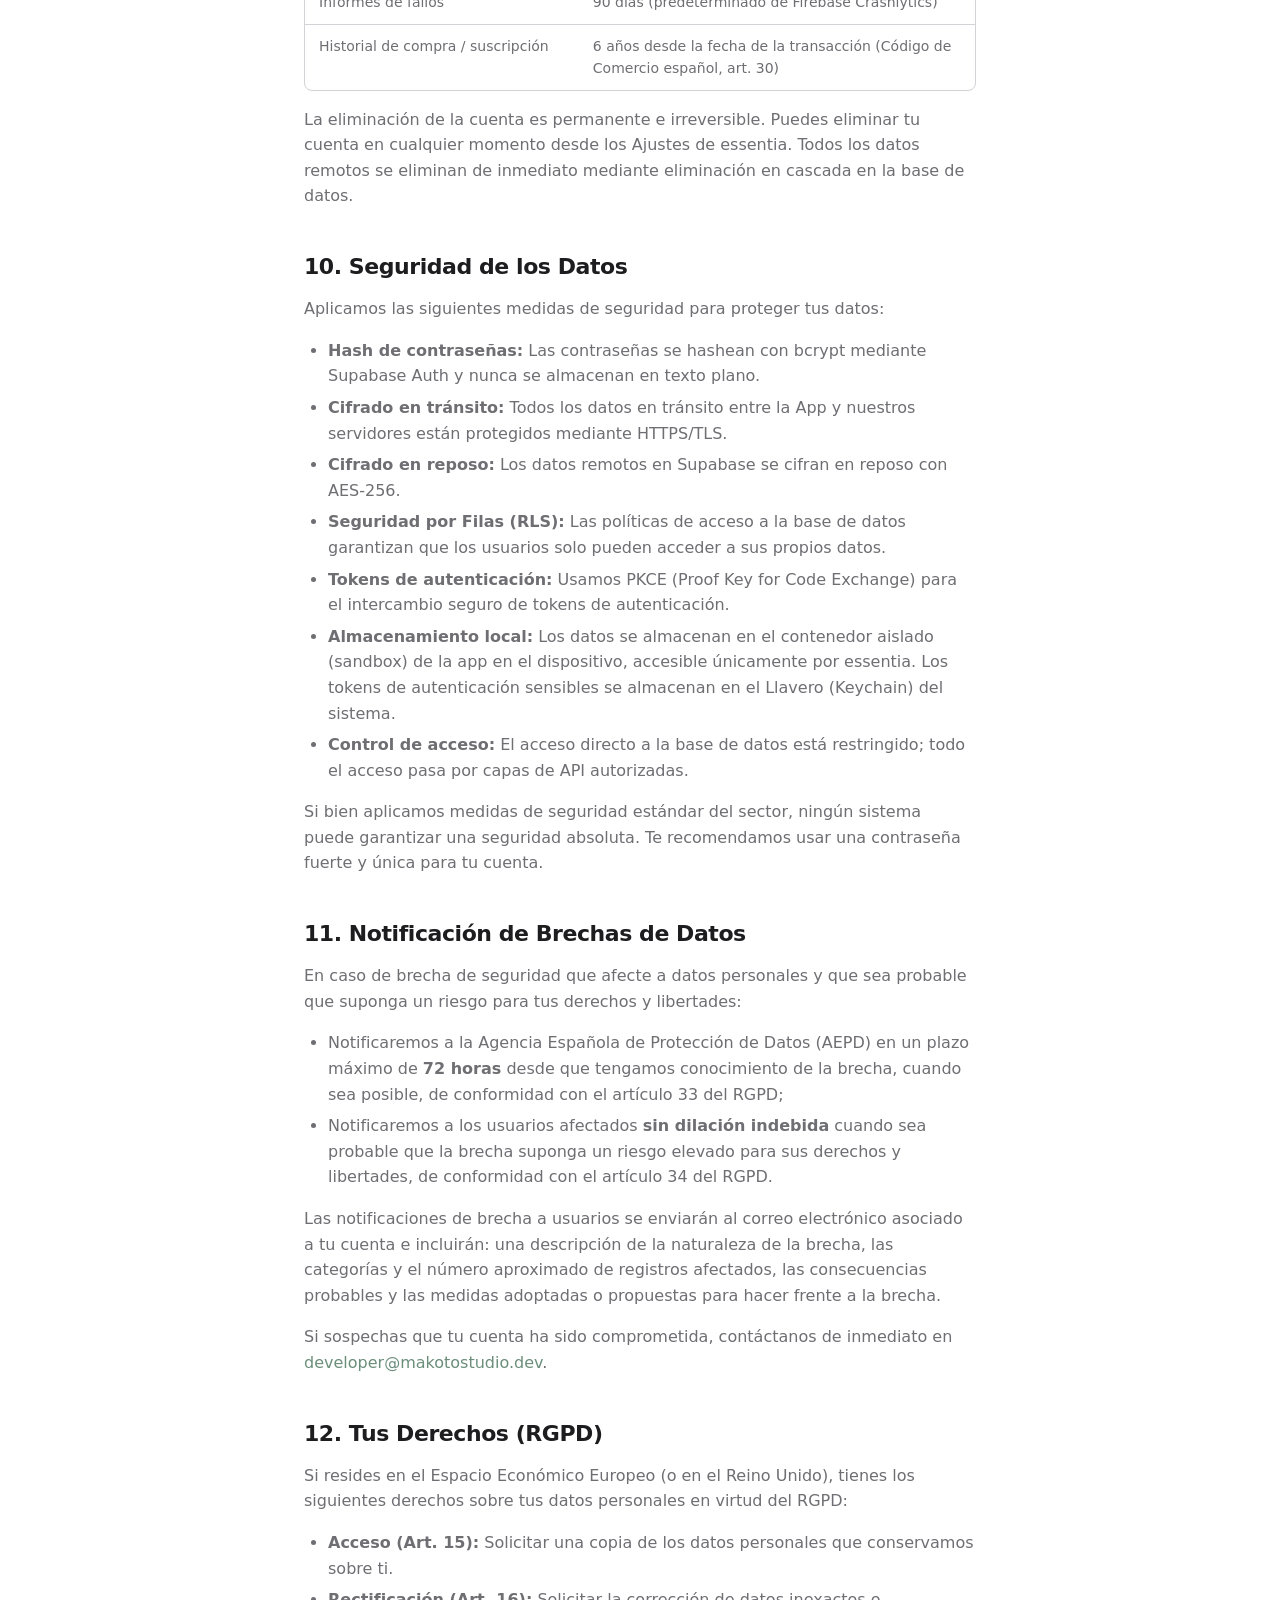
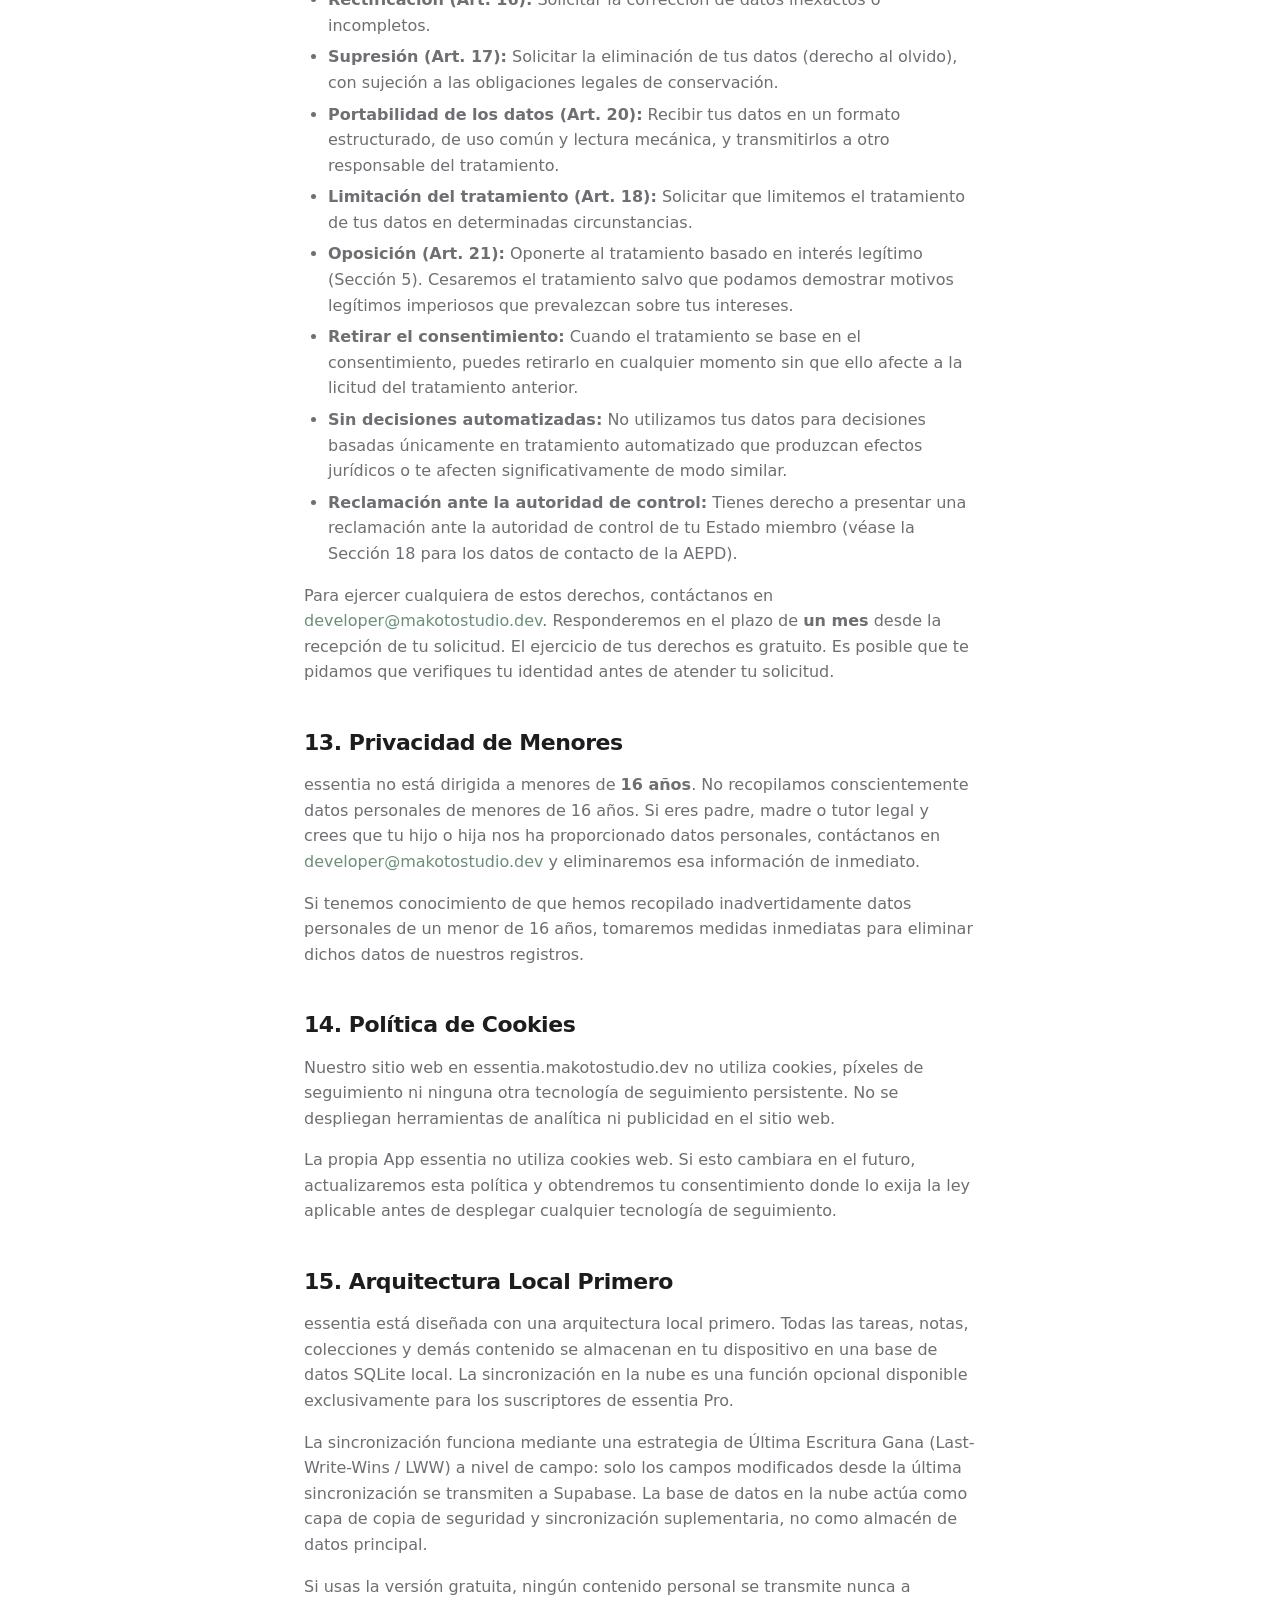
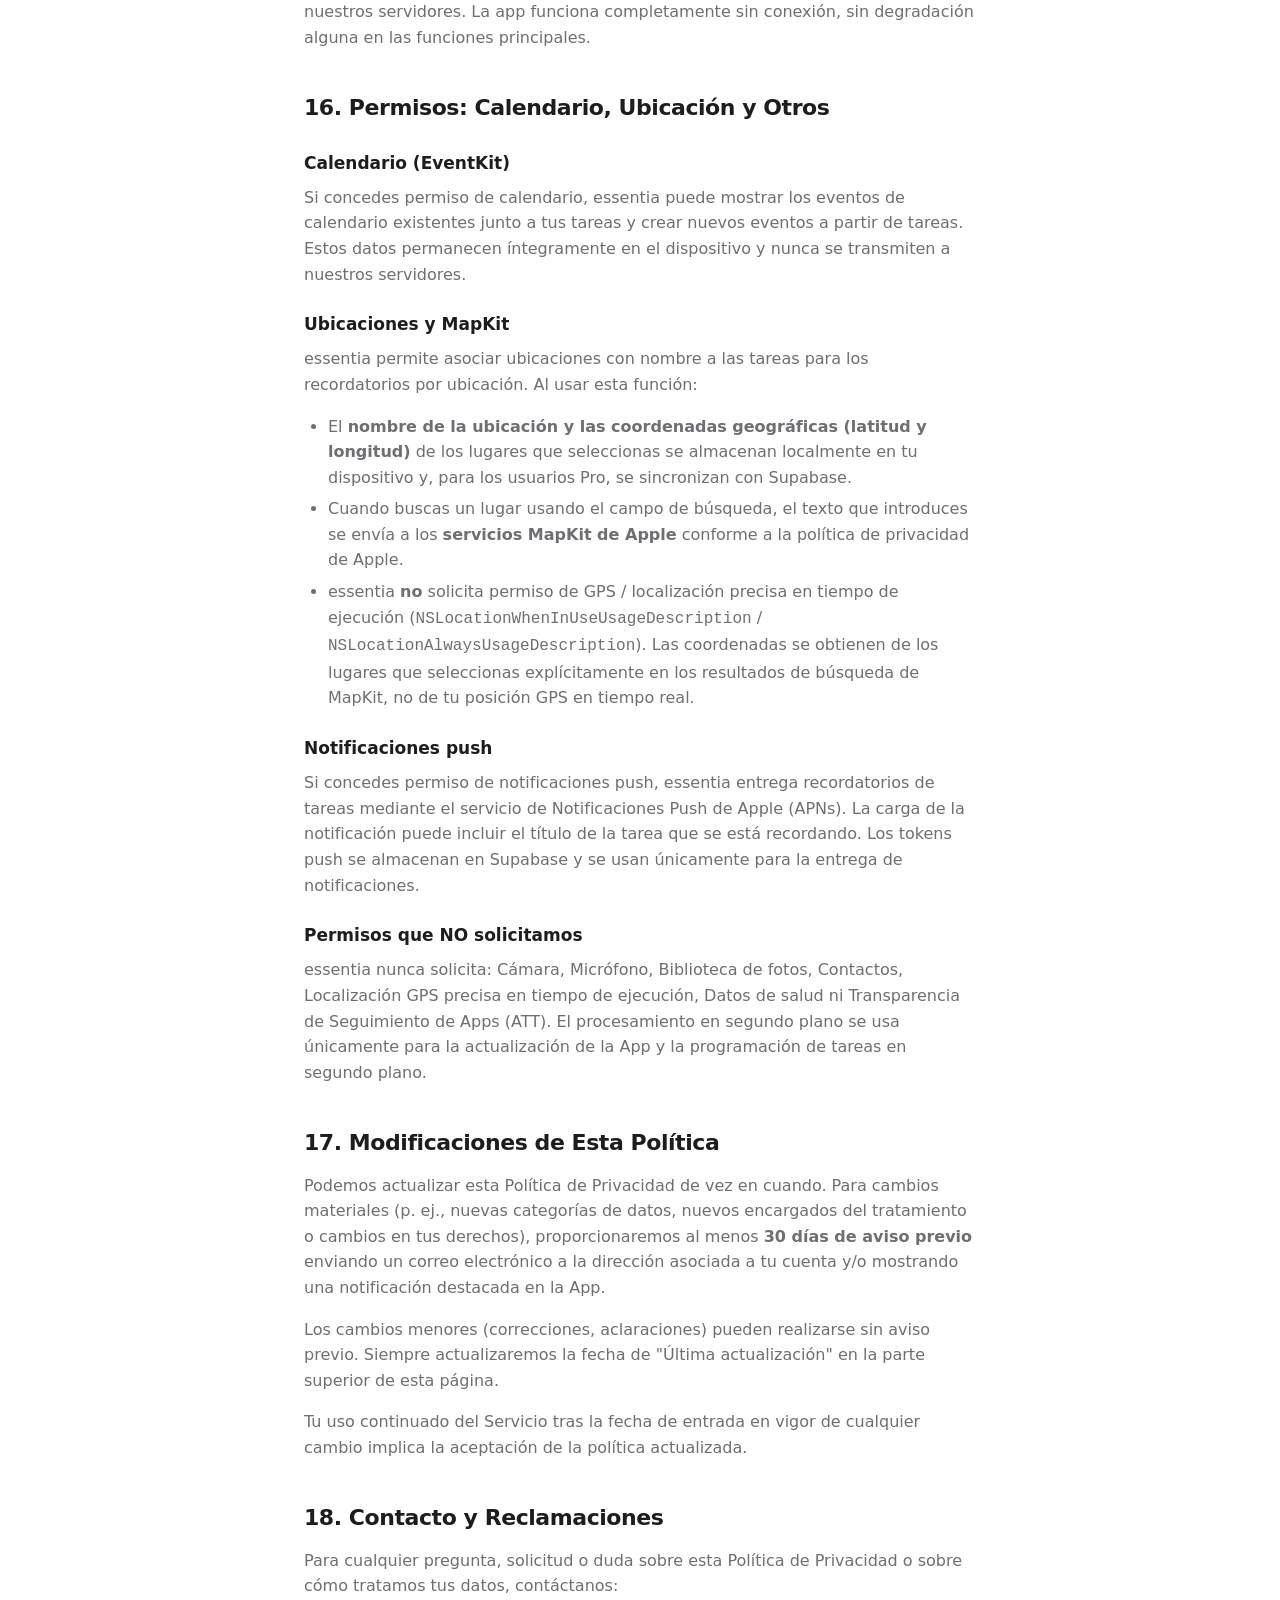
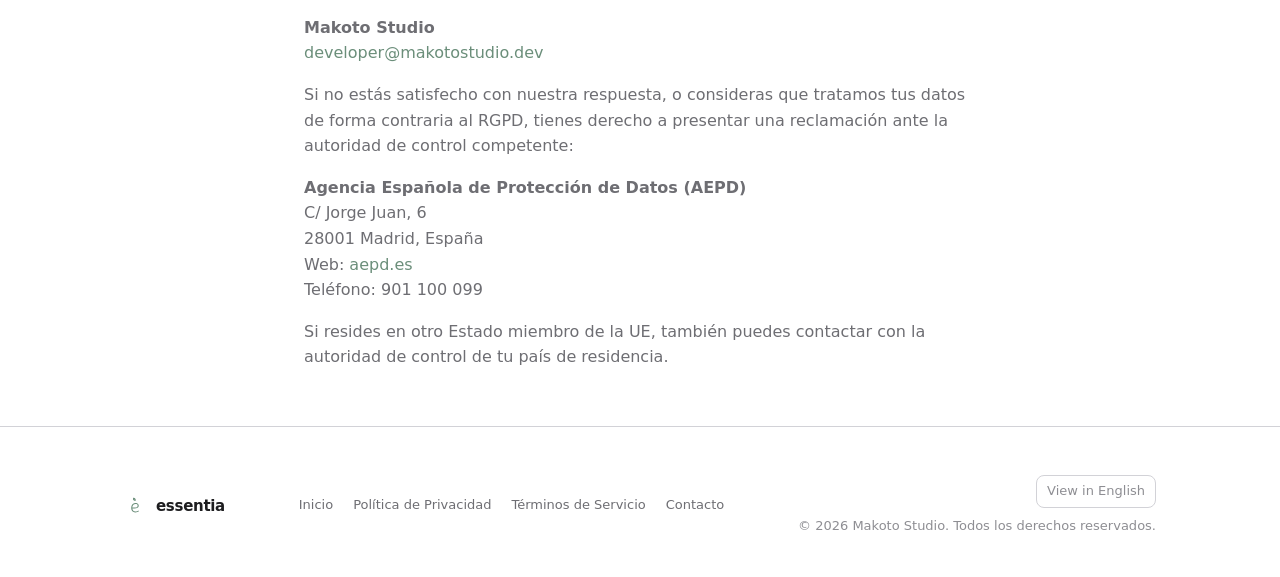
<file: es/privacy/index.html>
<!DOCTYPE html>
<html lang="es">
<head>
    <meta charset="UTF-8">
    <meta name="viewport" content="width=device-width, initial-scale=1.0">
    <title>Política de Privacidad — essentia</title>
    <meta name="description" content="Política de Privacidad de essentia. Conoce cómo Makoto Studio recopila, usa y protege tus datos.">
    <link rel="canonical" href="https://essentia.makotostudio.dev/es/privacy/">
    <link rel="alternate" hreflang="es" href="https://essentia.makotostudio.dev/es/privacy/">
    <link rel="alternate" hreflang="en" href="https://essentia.makotostudio.dev/en/privacy/">
    <link rel="stylesheet" href="/assets/css/styles.css?v=2">
    <link rel="icon" type="image/png" sizes="32x32" href="/assets/favicon-32.png">
    <link rel="icon" type="image/png" sizes="16x16" href="/assets/favicon-16.png">
    <link rel="apple-touch-icon" href="/assets/apple-touch-icon.png">
    <meta name="theme-color" content="#6B8E7A" media="(prefers-color-scheme: light)">
    <meta name="theme-color" content="#8FB8A2" media="(prefers-color-scheme: dark)">
</head>
<body>

<header class="site-header">
    <div class="container-wide">
        <a href="/es/" class="brand" aria-label="essentia inicio">
            <svg class="brand-logo" viewBox="0 0 375 375" xmlns="http://www.w3.org/2000/svg" aria-hidden="true">
                <defs>
                    <clipPath id="hdr-a"><path d="M 153 37 L 218 37 L 218 109 L 153 109 Z" clip-rule="nonzero"/></clipPath>
                    <clipPath id="hdr-b"><path d="M 143.835938 91.449219 L 158.710938 37.203125 L 231.039062 57.035156 L 216.167969 111.28125 Z" clip-rule="nonzero"/></clipPath>
                </defs>
                <g fill="currentColor">
                    <g transform="translate(109.29492, 293.578556)">
                        <path d="M 86.1875 3.140625 C 70.519531 3.140625 57.253906 -0.0976562 46.390625 -6.578125 C 35.523438 -13.054688 27.320312 -21.988281 21.78125 -33.375 C 16.25 -44.769531 13.484375 -57.675781 13.484375 -72.09375 C 13.484375 -86.300781 16.144531 -100.09375 21.46875 -113.46875 C 26.800781 -126.84375 34.847656 -137.8125 45.609375 -146.375 C 56.367188 -154.9375 69.476562 -159.21875 84.9375 -159.21875 C 95.175781 -159.21875 104.679688 -157.234375 113.453125 -153.265625 C 122.234375 -149.296875 129.179688 -143.65625 134.296875 -136.34375 C 139.421875 -129.03125 141.984375 -120.566406 141.984375 -110.953125 C 141.984375 -95.492188 135.398438 -83.53125 122.234375 -75.0625 C 109.078125 -66.601562 90.898438 -62.476562 67.703125 -62.6875 L 33.21875 -63 C 35.101562 -46.90625 40.484375 -34.679688 49.359375 -26.328125 C 58.242188 -17.972656 70.519531 -13.796875 86.1875 -13.796875 C 95.59375 -13.796875 104.316406 -15.097656 112.359375 -17.703125 C 120.410156 -20.316406 128.195312 -24.34375 135.71875 -29.78125 L 145.125 -17.234375 C 137.175781 -10.960938 128.132812 -6 118 -2.34375 C 107.875 1.3125 97.269531 3.140625 86.1875 3.140625 Z M 71.78125 -78.984375 C 106.050781 -78.984375 123.1875 -89.742188 123.1875 -111.265625 C 123.1875 -121.710938 119.578125 -129.492188 112.359375 -134.609375 C 105.148438 -139.734375 96.320312 -142.296875 85.875 -142.296875 C 74.175781 -142.296875 64.300781 -138.953125 56.25 -132.265625 C 48.207031 -125.578125 42.203125 -117.320312 38.234375 -107.5 C 34.265625 -97.6875 32.28125 -88.179688 32.28125 -78.984375 Z"/>
                    </g>
                </g>
                <g clip-path="url(#hdr-a)">
                    <g clip-path="url(#hdr-b)">
                        <path fill="currentColor" d="M 153.945312 59.90625 C 153.421875 67.816406 152.960938 75.175781 157.023438 83.140625 C 161.089844 91.105469 167.441406 95.226562 170.179688 96.925781 C 180.109375 103.167969 190.183594 103.203125 194.546875 102.910156 C 194.710938 102.890156 194.757812 102.714844 194.664062 102.59375 C 190.375 97.992188 187.121094 93.898438 184.8125 90.757812 C 181.253906 85.914062 179.082031 82.972656 177.125 78.535156 C 175.039062 73.773438 174.066406 69.449219 173.648438 66.226562 C 173.609375 66.027344 173.925781 65.921875 173.992188 66.132812 C 176.792969 72.226562 180.808594 79.449219 186.539062 86.886719 C 189.675781 90.949219 192.828125 94.480469 195.847656 97.464844 C 198.765625 101.054688 202.402344 103.984375 206.476562 105.894531 C 209.28125 107.234375 212.273438 108.121094 215.394531 108.53125 C 216.371094 108.671875 217.269531 108.0625 217.527344 107.117188 C 217.542969 107.058594 217.558594 107 217.582031 106.910156 C 217.75 105.847656 216.957031 104.804688 215.855469 104.660156 C 213.160156 104.304688 210.582031 103.53125 208.136719 102.386719 C 204.738281 100.789062 201.683594 98.398438 199.226562 95.441406 C 199.175781 95.394531 199.160156 95.328125 199.179688 95.269531 C 200.433594 89.652344 201.375 80.902344 198.261719 71.199219 C 193.300781 55.632812 181.203125 47.8125 176.5 44.839844 C 169.84375 40.667969 163.527344 38.714844 159.222656 37.757812 C 159.136719 37.730469 159.058594 37.773438 159.007812 37.855469 C 155.355469 47.003906 154.289062 54.828125 153.945312 59.90625 Z" fill-rule="nonzero"/>
                    </g>
                </g>
            </svg>
            <span class="brand-name">essentia</span>
        </a>
        <nav class="site-nav legal-nav" aria-label="Navegación">
            <a href="/es/privacy/" aria-current="page">Política de Privacidad</a>
            <a href="/es/terms/">Términos de Servicio</a>
            <a href="/en/privacy/" class="lang-switcher" aria-label="View in English">EN</a>
        </nav>
    </div>
</header>

<main>
    <div class="container">
        <div class="legal-header">
            <h1>Política de Privacidad</h1>
            <p class="legal-meta">Última actualización: 1 de marzo de 2026</p>
        </div>

        <div class="legal-content">

            <section>
                <h2>1. Responsable del Tratamiento</h2>
                <p>Makoto Studio es el responsable del tratamiento de tus datos personales en relación con essentia. Datos de contacto:</p>
                <ul>
                    <li><strong>Nombre comercial:</strong> Makoto Studio</li>
                    <li><strong>Correo electrónico:</strong> <a href="mailto:developer@makotostudio.dev">developer@makotostudio.dev</a></li>
                </ul>
                <p>Dado que Makoto Studio es un desarrollador individual que no realiza tratamiento a gran escala de operaciones de alto riesgo ni de categorías especiales de datos, no es obligatorio designar un Delegado de Protección de Datos (DPD) en virtud del artículo 37 del RGPD. Para cualquier consulta relacionada con la privacidad, contáctanos directamente en la dirección de correo indicada anteriormente.</p>
            </section>

            <section>
                <h2>2. Ámbito de Aplicación</h2>
                <p>Esta Política de Privacidad se aplica a:</p>
                <ul>
                    <li>La aplicación essentia para iPhone, iPad y Mac;</li>
                    <li>Nuestro sitio web en <a href="https://essentia.makotostudio.dev">essentia.makotostudio.dev</a>;</li>
                    <li>Cualquier servicio relacionado, API o sistema backend operado por Makoto Studio en relación con essentia.</li>
                </ul>
                <p>No se aplica a servicios de terceros a los que puedas acceder a través de o en relación con essentia (p. ej., servicios de Apple), que se rigen por sus propias políticas de privacidad.</p>
            </section>

            <section>
                <h2>3. Datos que Recopilamos</h2>
                <p>Las siguientes tablas describen los datos personales que essentia recopila, en consonancia con la etiqueta de privacidad de Apple.</p>

                <h3>3.1 Datos de cuenta (vinculados a ti)</h3>
                <div class="table-wrap">
                    <table>
                        <thead>
                            <tr>
                                <th>Dato</th>
                                <th>Detalles</th>
                                <th>Finalidad</th>
                                <th>Base jurídica</th>
                                <th>Conservación</th>
                            </tr>
                        </thead>
                        <tbody>
                            <tr>
                                <td>Correo electrónico</td>
                                <td>Proporcionado en el registro</td>
                                <td>Autenticación, recuperación de cuenta</td>
                                <td>Ejecución de contrato</td>
                                <td>Hasta la eliminación de la cuenta</td>
                            </tr>
                            <tr>
                                <td>Contraseña</td>
                                <td>Con hash (bcrypt) por Supabase; nunca se almacena en texto plano</td>
                                <td>Autenticación</td>
                                <td>Ejecución de contrato</td>
                                <td>Hasta la eliminación de la cuenta</td>
                            </tr>
                        </tbody>
                    </table>
                </div>

                <h3>3.2 Contenido del usuario (vinculado a ti — solo essentia Pro)</h3>
                <div class="table-wrap">
                    <table>
                        <thead>
                            <tr>
                                <th>Dato</th>
                                <th>Detalles</th>
                                <th>Finalidad</th>
                                <th>Base jurídica</th>
                                <th>Conservación</th>
                            </tr>
                        </thead>
                        <tbody>
                            <tr>
                                <td>Tareas y notas</td>
                                <td>Títulos, cuerpo de notas, fechas de vencimiento, prioridades, estado de completado, reglas de recurrencia</td>
                                <td>Funcionalidad principal, sincronización entre dispositivos</td>
                                <td>Ejecución de contrato</td>
                                <td>Hasta la eliminación de la cuenta</td>
                            </tr>
                            <tr>
                                <td>Colecciones</td>
                                <td>Nombres de colecciones y pertenencia de tareas</td>
                                <td>Funcionalidad principal, sincronización entre dispositivos</td>
                                <td>Ejecución de contrato</td>
                                <td>Hasta la eliminación de la cuenta</td>
                            </tr>
                            <tr>
                                <td>Checklists</td>
                                <td>Elementos de checklist asociados a tareas</td>
                                <td>Funcionalidad principal, sincronización entre dispositivos</td>
                                <td>Ejecución de contrato</td>
                                <td>Hasta la eliminación de la cuenta</td>
                            </tr>
                            <tr>
                                <td>Ubicaciones</td>
                                <td>Nombre de la ubicación (etiqueta de texto) y coordenadas geográficas (latitud y longitud) de los lugares asociados a tareas</td>
                                <td>Recordatorios por ubicación, funcionalidad principal, sincronización entre dispositivos</td>
                                <td>Ejecución de contrato</td>
                                <td>Hasta la eliminación de la cuenta</td>
                            </tr>
                        </tbody>
                    </table>
                </div>
                <p><em>Usuarios de la versión gratuita: todo el contenido permanece únicamente en el dispositivo en una base de datos SQLite local y nunca se sube a nuestros servidores.</em></p>

                <h3>3.3 Datos de dispositivo (vinculados a ti)</h3>
                <div class="table-wrap">
                    <table>
                        <thead>
                            <tr>
                                <th>Dato</th>
                                <th>Detalles</th>
                                <th>Finalidad</th>
                                <th>Base jurídica</th>
                                <th>Conservación</th>
                            </tr>
                        </thead>
                        <tbody>
                            <tr>
                                <td>Token push (APNs)</td>
                                <td>Token emitido por Apple para este dispositivo</td>
                                <td>Entrega de notificaciones push</td>
                                <td>Ejecución de contrato</td>
                                <td>Hasta la eliminación de la cuenta o invalidación del token</td>
                            </tr>
                            <tr>
                                <td>Nombre del dispositivo</td>
                                <td>Ej. "iPhone de Javier"</td>
                                <td>Identificación multidispositivo (Pro)</td>
                                <td>Ejecución de contrato</td>
                                <td>Hasta la eliminación de la cuenta</td>
                            </tr>
                            <tr>
                                <td>Plataforma</td>
                                <td>iOS, iPadOS o macOS</td>
                                <td>Sincronización multidispositivo (Pro)</td>
                                <td>Ejecución de contrato</td>
                                <td>Hasta la eliminación de la cuenta</td>
                            </tr>
                            <tr>
                                <td>ID de dispositivo</td>
                                <td>Identificador con ámbito de vendedor (UIDevice.identifierForVendor) — no compartido con terceros</td>
                                <td>Identificación multidispositivo (Pro)</td>
                                <td>Ejecución de contrato</td>
                                <td>Hasta la eliminación de la cuenta</td>
                            </tr>
                        </tbody>
                    </table>
                </div>

                <h3>3.4 Datos de analítica (no vinculados a ti)</h3>
                <div class="table-wrap">
                    <table>
                        <thead>
                            <tr>
                                <th>Dato</th>
                                <th>Detalles</th>
                                <th>Finalidad</th>
                                <th>Base jurídica</th>
                                <th>Conservación</th>
                            </tr>
                        </thead>
                        <tbody>
                            <tr>
                                <td>Eventos de uso</td>
                                <td>Vistas de pantalla, interacciones con funciones — sin contenido del usuario, sin identificadores personales, sin IDs de usuario</td>
                                <td>Mejora de la App, comprensión del uso de funciones</td>
                                <td>Interés legítimo</td>
                                <td>14 meses (retención predeterminada de Firebase)</td>
                            </tr>
                            <tr>
                                <td>Nivel de suscripción</td>
                                <td>Gratuito o Pro (anónimo, no vinculado a la cuenta)</td>
                                <td>Analítica de uso</td>
                                <td>Interés legítimo</td>
                                <td>14 meses (retención predeterminada de Firebase)</td>
                            </tr>
                        </tbody>
                    </table>
                </div>

                <h3>3.5 Datos de fallos (no vinculados a ti)</h3>
                <div class="table-wrap">
                    <table>
                        <thead>
                            <tr>
                                <th>Dato</th>
                                <th>Detalles</th>
                                <th>Finalidad</th>
                                <th>Base jurídica</th>
                                <th>Conservación</th>
                            </tr>
                        </thead>
                        <tbody>
                            <tr>
                                <td>Informes de fallos</td>
                                <td>Trazas de pila, modelo de dispositivo, versión del SO — sin contenido del usuario, sin identificadores personales</td>
                                <td>Diagnóstico de fallos y corrección de errores</td>
                                <td>Interés legítimo</td>
                                <td>90 días (predeterminado de Firebase Crashlytics)</td>
                            </tr>
                        </tbody>
                    </table>
                </div>

                <h3>3.6 Datos de compra (vinculados a ti)</h3>
                <div class="table-wrap">
                    <table>
                        <thead>
                            <tr>
                                <th>Dato</th>
                                <th>Detalles</th>
                                <th>Finalidad</th>
                                <th>Base jurídica</th>
                                <th>Conservación</th>
                            </tr>
                        </thead>
                        <tbody>
                            <tr>
                                <td>Historial de suscripción</td>
                                <td>Historial de compras y renovaciones de essentia Pro vía Apple / RevenueCat — los datos de tarjeta de pago nunca son accesibles para nosotros</td>
                                <td>Gestión de la suscripción, verificación de derechos</td>
                                <td>Ejecución de contrato; obligación legal (6 años — Código de Comercio español)</td>
                                <td>6 años desde la fecha de la transacción</td>
                            </tr>
                        </tbody>
                    </table>
                </div>
            </section>

            <section>
                <h2>4. Datos que NO Recopilamos</h2>
                <ul>
                    <li>Identificadores publicitarios (IDFA) — no usamos ni solicitamos seguimiento publicitario</li>
                    <li>Datos de seguimiento entre apps o sitios web</li>
                    <li>Ubicación GPS en tiempo real (no solicitamos permiso de localización en tiempo de ejecución)</li>
                    <li>El contenido de tus tareas o notas en los eventos de analítica</li>
                    <li>Listas de contactos, fotos, cámara, micrófono o archivos multimedia</li>
                    <li>Historial de navegación o actividad web</li>
                    <li>Datos de salud o biométricos</li>
                    <li>Ningún dato vendido, licenciado o compartido con anunciantes o intermediarios de datos</li>
                    <li>Perfiles de usuario con fines publicitarios o de elaboración de perfiles</li>
                </ul>
                <p>El Privacy Manifest de essentia declara <code>NSPrivacyTracking: false</code> y no incluye ningún dominio de seguimiento.</p>
            </section>

            <section>
                <h2>5. Base Jurídica del Tratamiento</h2>
                <p>De conformidad con el artículo 6 del RGPD, tratamos tus datos personales con las siguientes bases jurídicas:</p>
                <div class="table-wrap">
                    <table>
                        <thead>
                            <tr>
                                <th>Base jurídica</th>
                                <th>Cuándo la aplicamos</th>
                            </tr>
                        </thead>
                        <tbody>
                            <tr>
                                <td><strong>Ejecución de contrato</strong> (Art. 6.1.b)</td>
                                <td>Creación de cuenta, autenticación, sincronización del contenido del usuario, gestión de dispositivos, notificaciones push, gestión de la suscripción</td>
                            </tr>
                            <tr>
                                <td><strong>Interés legítimo</strong> (Art. 6.1.f)</td>
                                <td>Analítica anónima e informes de fallos para mejorar la App. Nuestro interés en comprender el uso y corregir errores se pondera frente al mínimo impacto en tu privacidad (no se involucran datos personales identificables)</td>
                            </tr>
                            <tr>
                                <td><strong>Obligación legal</strong> (Art. 6.1.c)</td>
                                <td>Conservación de datos de compra/transacción durante 6 años en virtud del Código de Comercio español</td>
                            </tr>
                        </tbody>
                    </table>
                </div>
                <p>Cuando nos basamos en el interés legítimo, tienes derecho a oponerte a ese tratamiento en cualquier momento. Consulta la Sección 12 para conocer tus derechos.</p>
            </section>

            <section>
                <h2>6. Cómo Usamos tus Datos</h2>
                <ul>
                    <li><strong>Autenticación:</strong> Para crear y proteger tu cuenta y verificar tu identidad.</li>
                    <li><strong>Funcionalidad principal:</strong> Para almacenar, organizar y mostrar tus tareas, notas y colecciones.</li>
                    <li><strong>Sincronización en la nube (Pro):</strong> Para sincronizar tus datos entre tus dispositivos Apple.</li>
                    <li><strong>Notificaciones push:</strong> Para enviarte los recordatorios que configures, incluidos los títulos de las tareas enviados mediante APNs.</li>
                    <li><strong>Analítica:</strong> Para comprender cómo se usan las funciones y guiar las mejoras del producto (anónima, sin datos personales identificables).</li>
                    <li><strong>Informes de fallos:</strong> Para identificar, diagnosticar y corregir errores y fallos (anónimos).</li>
                    <li><strong>Gestión de la suscripción:</strong> Para verificar y mantener tu derecho de acceso a essentia Pro.</li>
                    <li><strong>Seguridad:</strong> Para detectar, investigar y prevenir abusos, fraudes e incidentes de seguridad.</li>
                    <li><strong>Cumplimiento legal:</strong> Para cumplir con las leyes, reglamentos y procedimientos legales aplicables.</li>
                </ul>
            </section>

            <section>
                <h2>7. Encargados del Tratamiento (Terceros)</h2>
                <p>Compartimos tus datos únicamente con encargados del tratamiento de confianza que nos ayudan a operar el Servicio. Tenemos acuerdos de encargo del tratamiento con cada uno donde el RGPD lo exige.</p>
                <div class="table-wrap">
                    <table>
                        <thead>
                            <tr>
                                <th>Encargado</th>
                                <th>Finalidad</th>
                                <th>Datos compartidos</th>
                                <th>Lugar de tratamiento</th>
                                <th>Garantías</th>
                                <th>Política de privacidad</th>
                            </tr>
                        </thead>
                        <tbody>
                            <tr>
                                <td>Supabase</td>
                                <td>Autenticación y base de datos en la nube (sincronización Pro)</td>
                                <td>Correo electrónico, contraseña con hash, contenido del usuario, datos de dispositivo</td>
                                <td>UE (Fráncfort, Alemania)</td>
                                <td>Alojamiento en UE; DPA de Supabase</td>
                                <td><a href="https://supabase.com/privacy" target="_blank" rel="noopener">supabase.com/privacy</a></td>
                            </tr>
                            <tr>
                                <td>Firebase Analytics (Google)</td>
                                <td>Analítica anónima de uso</td>
                                <td>Eventos de uso anónimos; sin datos personales identificables, sin IDs de usuario</td>
                                <td>EE. UU. (y otras regiones de Google)</td>
                                <td>Marco de Privacidad de Datos UE-EE. UU.; Cláusulas Contractuales Tipo (CCT)</td>
                                <td><a href="https://policies.google.com/privacy" target="_blank" rel="noopener">policies.google.com/privacy</a></td>
                            </tr>
                            <tr>
                                <td>Firebase Crashlytics (Google)</td>
                                <td>Informes de fallos y diagnóstico</td>
                                <td>Informes de fallos (trazas de pila, modelo de dispositivo, SO); sin contenido del usuario</td>
                                <td>EE. UU. (y otras regiones de Google)</td>
                                <td>Marco de Privacidad de Datos UE-EE. UU.; Cláusulas Contractuales Tipo (CCT)</td>
                                <td><a href="https://policies.google.com/privacy" target="_blank" rel="noopener">policies.google.com/privacy</a></td>
                            </tr>
                            <tr>
                                <td>RevenueCat</td>
                                <td>Gestión de la suscripción y verificación de derechos</td>
                                <td>Historial de suscripción, eventos de compra</td>
                                <td>EE. UU.</td>
                                <td>Cláusulas Contractuales Tipo (CCT)</td>
                                <td><a href="https://www.revenuecat.com/privacy" target="_blank" rel="noopener">revenuecat.com/privacy</a></td>
                            </tr>
                            <tr>
                                <td>Apple (APNs)</td>
                                <td>Entrega de notificaciones push</td>
                                <td>Token push, carga de notificación (puede incluir el título de la tarea)</td>
                                <td>Infraestructura global de Apple</td>
                                <td>Condiciones estándar de Apple; DPA de Apple</td>
                                <td><a href="https://www.apple.com/legal/privacy/" target="_blank" rel="noopener">apple.com/legal/privacy</a></td>
                            </tr>
                            <tr>
                                <td>Apple (StoreKit)</td>
                                <td>Procesamiento de compras dentro de la app</td>
                                <td>Eventos de compra y suscripción (gestionados por Apple)</td>
                                <td>Infraestructura global de Apple</td>
                                <td>Condiciones estándar de Apple</td>
                                <td><a href="https://www.apple.com/legal/privacy/" target="_blank" rel="noopener">apple.com/legal/privacy</a></td>
                            </tr>
                            <tr>
                                <td>Apple (MapKit)</td>
                                <td>Búsqueda de lugares para etiquetas de ubicación</td>
                                <td>Texto de búsqueda que introduces al añadir una ubicación a una tarea</td>
                                <td>Infraestructura global de Apple</td>
                                <td>Condiciones estándar de Apple</td>
                                <td><a href="https://www.apple.com/legal/privacy/" target="_blank" rel="noopener">apple.com/legal/privacy</a></td>
                            </tr>
                            <tr>
                                <td>Apple (EventKit)</td>
                                <td>Integración con el calendario (solo local)</td>
                                <td>Los datos del calendario permanecen en el dispositivo; no se transmiten a nosotros</td>
                                <td>Solo en el dispositivo</td>
                                <td>Controles de acceso a nivel de sistema de Apple</td>
                                <td><a href="https://www.apple.com/legal/privacy/" target="_blank" rel="noopener">apple.com/legal/privacy</a></td>
                            </tr>
                            <tr>
                                <td>Apple (LinkPresentation)</td>
                                <td>Generación de vistas previas de URLs en notas</td>
                                <td>URLs que incluyes en notas (obtenidas por tu dispositivo)</td>
                                <td>En dispositivo / CDN de Apple</td>
                                <td>Condiciones estándar de Apple</td>
                                <td><a href="https://www.apple.com/legal/privacy/" target="_blank" rel="noopener">apple.com/legal/privacy</a></td>
                            </tr>
                        </tbody>
                    </table>
                </div>
            </section>

            <section>
                <h2>8. Transferencias Internacionales de Datos</h2>
                <p>Nuestro backend principal (Supabase) está alojado en la Unión Europea (Fráncfort, Alemania) y tus datos no salen de la UE en ese contexto.</p>
                <p>Sin embargo, utilizamos los siguientes servicios de terceros que tratan datos fuera del EEE:</p>
                <ul>
                    <li><strong>Firebase Analytics y Firebase Crashlytics (Google):</strong> Los datos pueden tratarse en los Estados Unidos y otros países donde Google opera. Las transferencias a EE. UU. se amparan en: (a) la adhesión de Google al <strong>Marco de Privacidad de Datos UE-EE. UU.</strong>; y (b) la suscripción de <strong>Cláusulas Contractuales Tipo (CCT)</strong> aprobadas por la Comisión Europea.</li>
                    <li><strong>RevenueCat:</strong> Los datos se tratan en los Estados Unidos. Las transferencias se amparan en <strong>Cláusulas Contractuales Tipo (CCT)</strong>.</li>
                </ul>
                <p>Tienes derecho a solicitar una copia de las CCT aplicables. Para ello, contáctanos en <a href="mailto:developer@makotostudio.dev">developer@makotostudio.dev</a>.</p>
            </section>

            <section>
                <h2>9. Conservación de Datos</h2>
                <div class="table-wrap">
                    <table>
                        <thead>
                            <tr>
                                <th>Categoría de datos</th>
                                <th>Período de conservación</th>
                            </tr>
                        </thead>
                        <tbody>
                            <tr>
                                <td>Datos de cuenta (correo electrónico, hash de contraseña)</td>
                                <td>Hasta la eliminación de la cuenta</td>
                            </tr>
                            <tr>
                                <td>Contenido del usuario (tareas, notas, colecciones, ubicaciones)</td>
                                <td>Hasta la eliminación de la cuenta (eliminación en cascada mediante la Edge Function <code>delete-account</code>)</td>
                            </tr>
                            <tr>
                                <td>Datos de dispositivo (tokens push, información de dispositivo)</td>
                                <td>Hasta la eliminación de la cuenta o invalidación del token</td>
                            </tr>
                            <tr>
                                <td>Datos de analítica</td>
                                <td>14 meses (retención predeterminada de Firebase Analytics)</td>
                            </tr>
                            <tr>
                                <td>Informes de fallos</td>
                                <td>90 días (predeterminado de Firebase Crashlytics)</td>
                            </tr>
                            <tr>
                                <td>Historial de compra / suscripción</td>
                                <td>6 años desde la fecha de la transacción (Código de Comercio español, art. 30)</td>
                            </tr>
                        </tbody>
                    </table>
                </div>
                <p>La eliminación de la cuenta es permanente e irreversible. Puedes eliminar tu cuenta en cualquier momento desde los Ajustes de essentia. Todos los datos remotos se eliminan de inmediato mediante eliminación en cascada en la base de datos.</p>
            </section>

            <section>
                <h2>10. Seguridad de los Datos</h2>
                <p>Aplicamos las siguientes medidas de seguridad para proteger tus datos:</p>
                <ul>
                    <li><strong>Hash de contraseñas:</strong> Las contraseñas se hashean con bcrypt mediante Supabase Auth y nunca se almacenan en texto plano.</li>
                    <li><strong>Cifrado en tránsito:</strong> Todos los datos en tránsito entre la App y nuestros servidores están protegidos mediante HTTPS/TLS.</li>
                    <li><strong>Cifrado en reposo:</strong> Los datos remotos en Supabase se cifran en reposo con AES-256.</li>
                    <li><strong>Seguridad por Filas (RLS):</strong> Las políticas de acceso a la base de datos garantizan que los usuarios solo pueden acceder a sus propios datos.</li>
                    <li><strong>Tokens de autenticación:</strong> Usamos PKCE (Proof Key for Code Exchange) para el intercambio seguro de tokens de autenticación.</li>
                    <li><strong>Almacenamiento local:</strong> Los datos se almacenan en el contenedor aislado (sandbox) de la app en el dispositivo, accesible únicamente por essentia. Los tokens de autenticación sensibles se almacenan en el Llavero (Keychain) del sistema.</li>
                    <li><strong>Control de acceso:</strong> El acceso directo a la base de datos está restringido; todo el acceso pasa por capas de API autorizadas.</li>
                </ul>
                <p>Si bien aplicamos medidas de seguridad estándar del sector, ningún sistema puede garantizar una seguridad absoluta. Te recomendamos usar una contraseña fuerte y única para tu cuenta.</p>
            </section>

            <section>
                <h2>11. Notificación de Brechas de Datos</h2>
                <p>En caso de brecha de seguridad que afecte a datos personales y que sea probable que suponga un riesgo para tus derechos y libertades:</p>
                <ul>
                    <li>Notificaremos a la Agencia Española de Protección de Datos (AEPD) en un plazo máximo de <strong>72 horas</strong> desde que tengamos conocimiento de la brecha, cuando sea posible, de conformidad con el artículo 33 del RGPD;</li>
                    <li>Notificaremos a los usuarios afectados <strong>sin dilación indebida</strong> cuando sea probable que la brecha suponga un riesgo elevado para sus derechos y libertades, de conformidad con el artículo 34 del RGPD.</li>
                </ul>
                <p>Las notificaciones de brecha a usuarios se enviarán al correo electrónico asociado a tu cuenta e incluirán: una descripción de la naturaleza de la brecha, las categorías y el número aproximado de registros afectados, las consecuencias probables y las medidas adoptadas o propuestas para hacer frente a la brecha.</p>
                <p>Si sospechas que tu cuenta ha sido comprometida, contáctanos de inmediato en <a href="mailto:developer@makotostudio.dev">developer@makotostudio.dev</a>.</p>
            </section>

            <section>
                <h2>12. Tus Derechos (RGPD)</h2>
                <p>Si resides en el Espacio Económico Europeo (o en el Reino Unido), tienes los siguientes derechos sobre tus datos personales en virtud del RGPD:</p>
                <ul>
                    <li><strong>Acceso (Art. 15):</strong> Solicitar una copia de los datos personales que conservamos sobre ti.</li>
                    <li><strong>Rectificación (Art. 16):</strong> Solicitar la corrección de datos inexactos o incompletos.</li>
                    <li><strong>Supresión (Art. 17):</strong> Solicitar la eliminación de tus datos (derecho al olvido), con sujeción a las obligaciones legales de conservación.</li>
                    <li><strong>Portabilidad de los datos (Art. 20):</strong> Recibir tus datos en un formato estructurado, de uso común y lectura mecánica, y transmitirlos a otro responsable del tratamiento.</li>
                    <li><strong>Limitación del tratamiento (Art. 18):</strong> Solicitar que limitemos el tratamiento de tus datos en determinadas circunstancias.</li>
                    <li><strong>Oposición (Art. 21):</strong> Oponerte al tratamiento basado en interés legítimo (Sección 5). Cesaremos el tratamiento salvo que podamos demostrar motivos legítimos imperiosos que prevalezcan sobre tus intereses.</li>
                    <li><strong>Retirar el consentimiento:</strong> Cuando el tratamiento se base en el consentimiento, puedes retirarlo en cualquier momento sin que ello afecte a la licitud del tratamiento anterior.</li>
                    <li><strong>Sin decisiones automatizadas:</strong> No utilizamos tus datos para decisiones basadas únicamente en tratamiento automatizado que produzcan efectos jurídicos o te afecten significativamente de modo similar.</li>
                    <li><strong>Reclamación ante la autoridad de control:</strong> Tienes derecho a presentar una reclamación ante la autoridad de control de tu Estado miembro (véase la Sección 18 para los datos de contacto de la AEPD).</li>
                </ul>
                <p>Para ejercer cualquiera de estos derechos, contáctanos en <a href="mailto:developer@makotostudio.dev">developer@makotostudio.dev</a>. Responderemos en el plazo de <strong>un mes</strong> desde la recepción de tu solicitud. El ejercicio de tus derechos es gratuito. Es posible que te pidamos que verifiques tu identidad antes de atender tu solicitud.</p>
            </section>

            <section>
                <h2>13. Privacidad de Menores</h2>
                <p>essentia no está dirigida a menores de <strong>16 años</strong>. No recopilamos conscientemente datos personales de menores de 16 años. Si eres padre, madre o tutor legal y crees que tu hijo o hija nos ha proporcionado datos personales, contáctanos en <a href="mailto:developer@makotostudio.dev">developer@makotostudio.dev</a> y eliminaremos esa información de inmediato.</p>
                <p>Si tenemos conocimiento de que hemos recopilado inadvertidamente datos personales de un menor de 16 años, tomaremos medidas inmediatas para eliminar dichos datos de nuestros registros.</p>
            </section>

            <section>
                <h2>14. Política de Cookies</h2>
                <p>Nuestro sitio web en essentia.makotostudio.dev no utiliza cookies, píxeles de seguimiento ni ninguna otra tecnología de seguimiento persistente. No se despliegan herramientas de analítica ni publicidad en el sitio web.</p>
                <p>La propia App essentia no utiliza cookies web. Si esto cambiara en el futuro, actualizaremos esta política y obtendremos tu consentimiento donde lo exija la ley aplicable antes de desplegar cualquier tecnología de seguimiento.</p>
            </section>

            <section>
                <h2>15. Arquitectura Local Primero</h2>
                <p>essentia está diseñada con una arquitectura local primero. Todas las tareas, notas, colecciones y demás contenido se almacenan en tu dispositivo en una base de datos SQLite local. La sincronización en la nube es una función opcional disponible exclusivamente para los suscriptores de essentia Pro.</p>
                <p>La sincronización funciona mediante una estrategia de Última Escritura Gana (Last-Write-Wins / LWW) a nivel de campo: solo los campos modificados desde la última sincronización se transmiten a Supabase. La base de datos en la nube actúa como capa de copia de seguridad y sincronización suplementaria, no como almacén de datos principal.</p>
                <p>Si usas la versión gratuita, ningún contenido personal se transmite nunca a nuestros servidores. La app funciona completamente sin conexión, sin degradación alguna en las funciones principales.</p>
            </section>

            <section>
                <h2>16. Permisos: Calendario, Ubicación y Otros</h2>

                <h3>Calendario (EventKit)</h3>
                <p>Si concedes permiso de calendario, essentia puede mostrar los eventos de calendario existentes junto a tus tareas y crear nuevos eventos a partir de tareas. Estos datos permanecen íntegramente en el dispositivo y nunca se transmiten a nuestros servidores.</p>

                <h3>Ubicaciones y MapKit</h3>
                <p>essentia permite asociar ubicaciones con nombre a las tareas para los recordatorios por ubicación. Al usar esta función:</p>
                <ul>
                    <li>El <strong>nombre de la ubicación y las coordenadas geográficas (latitud y longitud)</strong> de los lugares que seleccionas se almacenan localmente en tu dispositivo y, para los usuarios Pro, se sincronizan con Supabase.</li>
                    <li>Cuando buscas un lugar usando el campo de búsqueda, el texto que introduces se envía a los <strong>servicios MapKit de Apple</strong> conforme a la política de privacidad de Apple.</li>
                    <li>essentia <strong>no</strong> solicita permiso de GPS / localización precisa en tiempo de ejecución (<code>NSLocationWhenInUseUsageDescription</code> / <code>NSLocationAlwaysUsageDescription</code>). Las coordenadas se obtienen de los lugares que seleccionas explícitamente en los resultados de búsqueda de MapKit, no de tu posición GPS en tiempo real.</li>
                </ul>

                <h3>Notificaciones push</h3>
                <p>Si concedes permiso de notificaciones push, essentia entrega recordatorios de tareas mediante el servicio de Notificaciones Push de Apple (APNs). La carga de la notificación puede incluir el título de la tarea que se está recordando. Los tokens push se almacenan en Supabase y se usan únicamente para la entrega de notificaciones.</p>

                <h3>Permisos que NO solicitamos</h3>
                <p>essentia nunca solicita: Cámara, Micrófono, Biblioteca de fotos, Contactos, Localización GPS precisa en tiempo de ejecución, Datos de salud ni Transparencia de Seguimiento de Apps (ATT). El procesamiento en segundo plano se usa únicamente para la actualización de la App y la programación de tareas en segundo plano.</p>
            </section>

            <section>
                <h2>17. Modificaciones de Esta Política</h2>
                <p>Podemos actualizar esta Política de Privacidad de vez en cuando. Para cambios materiales (p. ej., nuevas categorías de datos, nuevos encargados del tratamiento o cambios en tus derechos), proporcionaremos al menos <strong>30 días de aviso previo</strong> enviando un correo electrónico a la dirección asociada a tu cuenta y/o mostrando una notificación destacada en la App.</p>
                <p>Los cambios menores (correcciones, aclaraciones) pueden realizarse sin aviso previo. Siempre actualizaremos la fecha de "Última actualización" en la parte superior de esta página.</p>
                <p>Tu uso continuado del Servicio tras la fecha de entrada en vigor de cualquier cambio implica la aceptación de la política actualizada.</p>
            </section>

            <section>
                <h2>18. Contacto y Reclamaciones</h2>
                <p>Para cualquier pregunta, solicitud o duda sobre esta Política de Privacidad o sobre cómo tratamos tus datos, contáctanos:</p>
                <p><strong>Makoto Studio</strong><br>
                <a href="mailto:developer@makotostudio.dev">developer@makotostudio.dev</a></p>
                <p>Si no estás satisfecho con nuestra respuesta, o consideras que tratamos tus datos de forma contraria al RGPD, tienes derecho a presentar una reclamación ante la autoridad de control competente:</p>
                <p><strong>Agencia Española de Protección de Datos (AEPD)</strong><br>
                C/ Jorge Juan, 6<br>
                28001 Madrid, España<br>
                Web: <a href="https://www.aepd.es" target="_blank" rel="noopener">aepd.es</a><br>
                Teléfono: 901 100 099</p>
                <p>Si resides en otro Estado miembro de la UE, también puedes contactar con la autoridad de control de tu país de residencia.</p>
            </section>

        </div>
    </div>
</main>

<footer class="site-footer">
    <div class="container-wide">
        <a href="/es/" class="footer-brand" aria-label="essentia inicio">
            <svg class="brand-logo" viewBox="0 0 375 375" xmlns="http://www.w3.org/2000/svg" aria-hidden="true">
                <defs>
                    <clipPath id="ftr-a"><path d="M 153 37 L 218 37 L 218 109 L 153 109 Z" clip-rule="nonzero"/></clipPath>
                    <clipPath id="ftr-b"><path d="M 143.835938 91.449219 L 158.710938 37.203125 L 231.039062 57.035156 L 216.167969 111.28125 Z" clip-rule="nonzero"/></clipPath>
                </defs>
                <g fill="currentColor">
                    <g transform="translate(109.29492, 293.578556)">
                        <path d="M 86.1875 3.140625 C 70.519531 3.140625 57.253906 -0.0976562 46.390625 -6.578125 C 35.523438 -13.054688 27.320312 -21.988281 21.78125 -33.375 C 16.25 -44.769531 13.484375 -57.675781 13.484375 -72.09375 C 13.484375 -86.300781 16.144531 -100.09375 21.46875 -113.46875 C 26.800781 -126.84375 34.847656 -137.8125 45.609375 -146.375 C 56.367188 -154.9375 69.476562 -159.21875 84.9375 -159.21875 C 95.175781 -159.21875 104.679688 -157.234375 113.453125 -153.265625 C 122.234375 -149.296875 129.179688 -143.65625 134.296875 -136.34375 C 139.421875 -129.03125 141.984375 -120.566406 141.984375 -110.953125 C 141.984375 -95.492188 135.398438 -83.53125 122.234375 -75.0625 C 109.078125 -66.601562 90.898438 -62.476562 67.703125 -62.6875 L 33.21875 -63 C 35.101562 -46.90625 40.484375 -34.679688 49.359375 -26.328125 C 58.242188 -17.972656 70.519531 -13.796875 86.1875 -13.796875 C 95.59375 -13.796875 104.316406 -15.097656 112.359375 -17.703125 C 120.410156 -20.316406 128.195312 -24.34375 135.71875 -29.78125 L 145.125 -17.234375 C 137.175781 -10.960938 128.132812 -6 118 -2.34375 C 107.875 1.3125 97.269531 3.140625 86.1875 3.140625 Z M 71.78125 -78.984375 C 106.050781 -78.984375 123.1875 -89.742188 123.1875 -111.265625 C 123.1875 -121.710938 119.578125 -129.492188 112.359375 -134.609375 C 105.148438 -139.734375 96.320312 -142.296875 85.875 -142.296875 C 74.175781 -142.296875 64.300781 -138.953125 56.25 -132.265625 C 48.207031 -125.578125 42.203125 -117.320312 38.234375 -107.5 C 34.265625 -97.6875 32.28125 -88.179688 32.28125 -78.984375 Z"/>
                    </g>
                </g>
                <g clip-path="url(#ftr-a)">
                    <g clip-path="url(#ftr-b)">
                        <path fill="currentColor" d="M 153.945312 59.90625 C 153.421875 67.816406 152.960938 75.175781 157.023438 83.140625 C 161.089844 91.105469 167.441406 95.226562 170.179688 96.925781 C 180.109375 103.167969 190.183594 103.203125 194.546875 102.910156 C 194.710938 102.890156 194.757812 102.714844 194.664062 102.59375 C 190.375 97.992188 187.121094 93.898438 184.8125 90.757812 C 181.253906 85.914062 179.082031 82.972656 177.125 78.535156 C 175.039062 73.773438 174.066406 69.449219 173.648438 66.226562 C 173.609375 66.027344 173.925781 65.921875 173.992188 66.132812 C 176.792969 72.226562 180.808594 79.449219 186.539062 86.886719 C 189.675781 90.949219 192.828125 94.480469 195.847656 97.464844 C 198.765625 101.054688 202.402344 103.984375 206.476562 105.894531 C 209.28125 107.234375 212.273438 108.121094 215.394531 108.53125 C 216.371094 108.671875 217.269531 108.0625 217.527344 107.117188 C 217.542969 107.058594 217.558594 107 217.582031 106.910156 C 217.75 105.847656 216.957031 104.804688 215.855469 104.660156 C 213.160156 104.304688 210.582031 103.53125 208.136719 102.386719 C 204.738281 100.789062 201.683594 98.398438 199.226562 95.441406 C 199.175781 95.394531 199.160156 95.328125 199.179688 95.269531 C 200.433594 89.652344 201.375 80.902344 198.261719 71.199219 C 193.300781 55.632812 181.203125 47.8125 176.5 44.839844 C 169.84375 40.667969 163.527344 38.714844 159.222656 37.757812 C 159.136719 37.730469 159.058594 37.773438 159.007812 37.855469 C 155.355469 47.003906 154.289062 54.828125 153.945312 59.90625 Z" fill-rule="nonzero"/>
                    </g>
                </g>
            </svg>
            <span class="brand-name">essentia</span>
        </a>
        <nav class="footer-links" aria-label="Navegación de pie de página">
            <a href="/es/">Inicio</a>
            <a href="/es/privacy/" aria-current="page">Política de Privacidad</a>
            <a href="/es/terms/">Términos de Servicio</a>
            <a href="mailto:developer@makotostudio.dev">Contacto</a>
        </nav>
        <div class="footer-right">
            <a href="/en/privacy/" class="lang-switcher">View in English</a>
            <p class="footer-copy">&copy; 2026 Makoto Studio. Todos los derechos reservados.</p>
        </div>
    </div>
</footer>

<script src="/assets/js/main.js"></script>
</body>
</html>
</file>
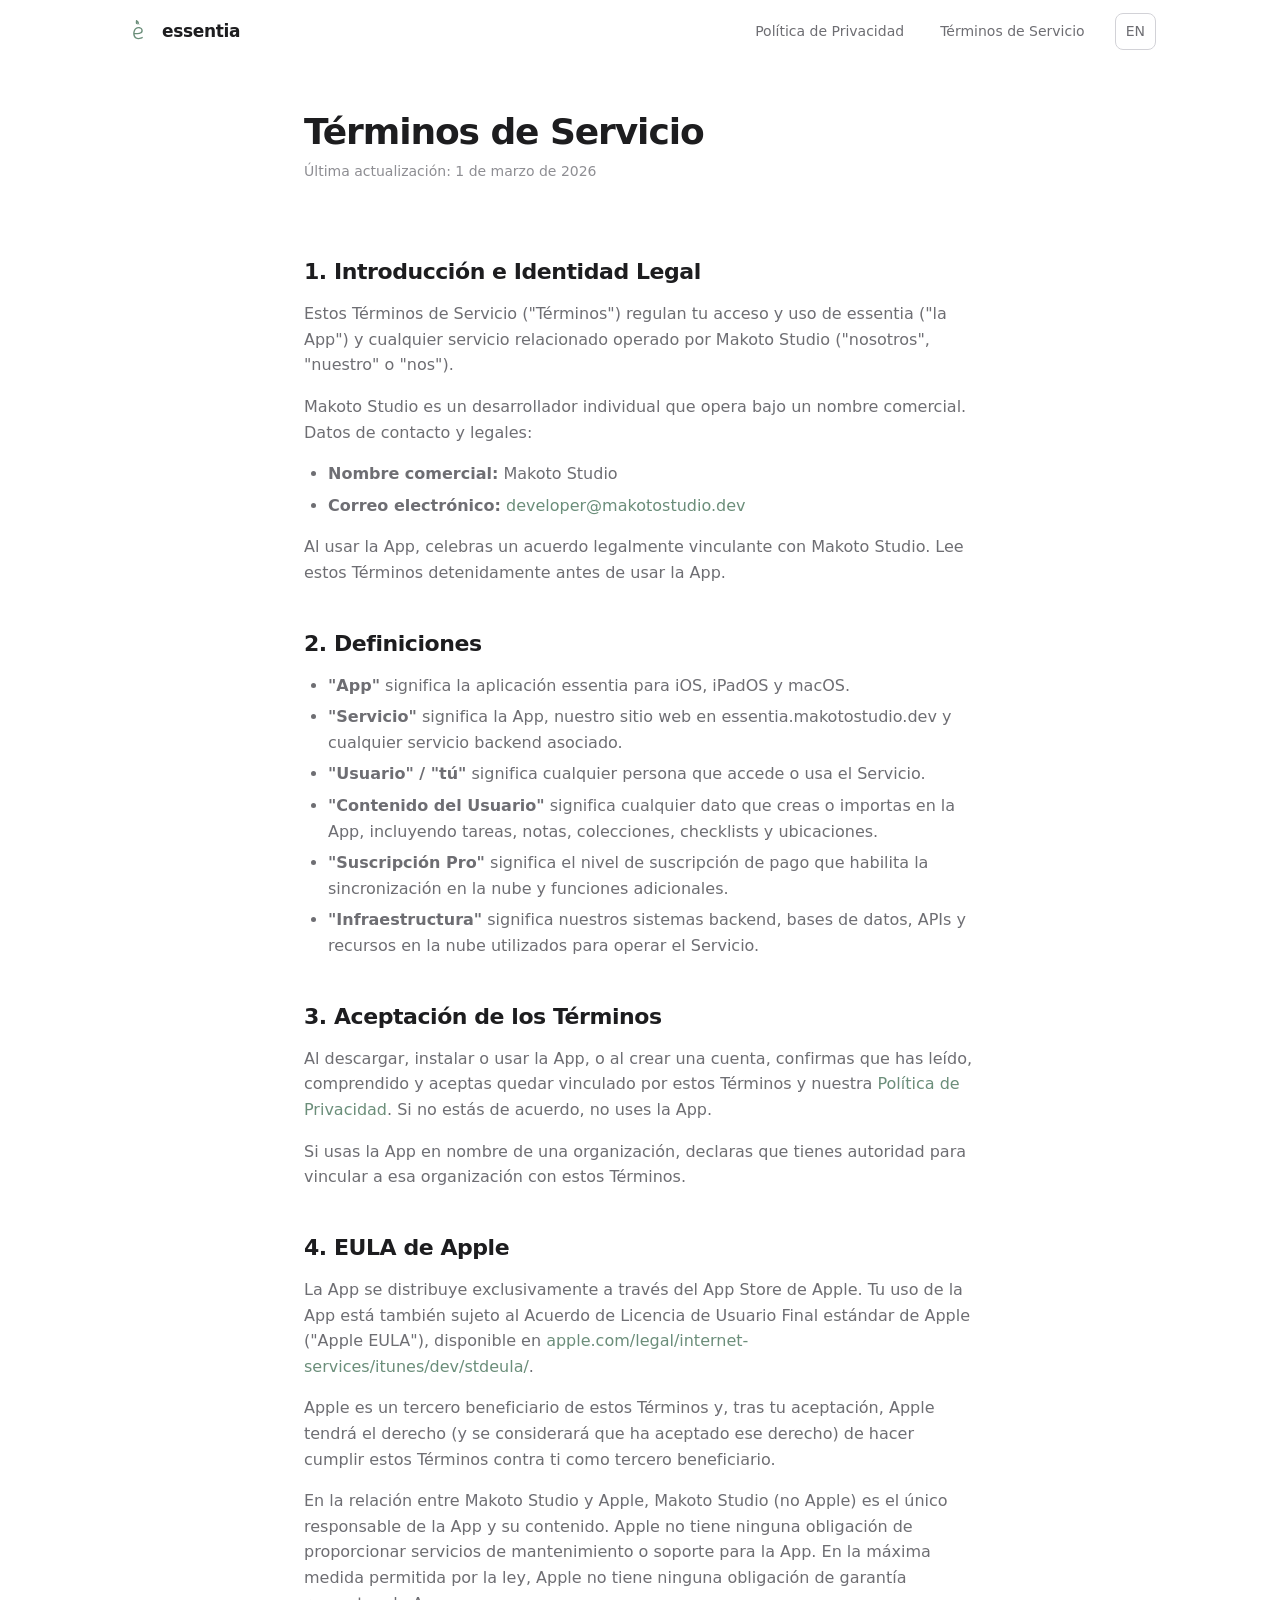
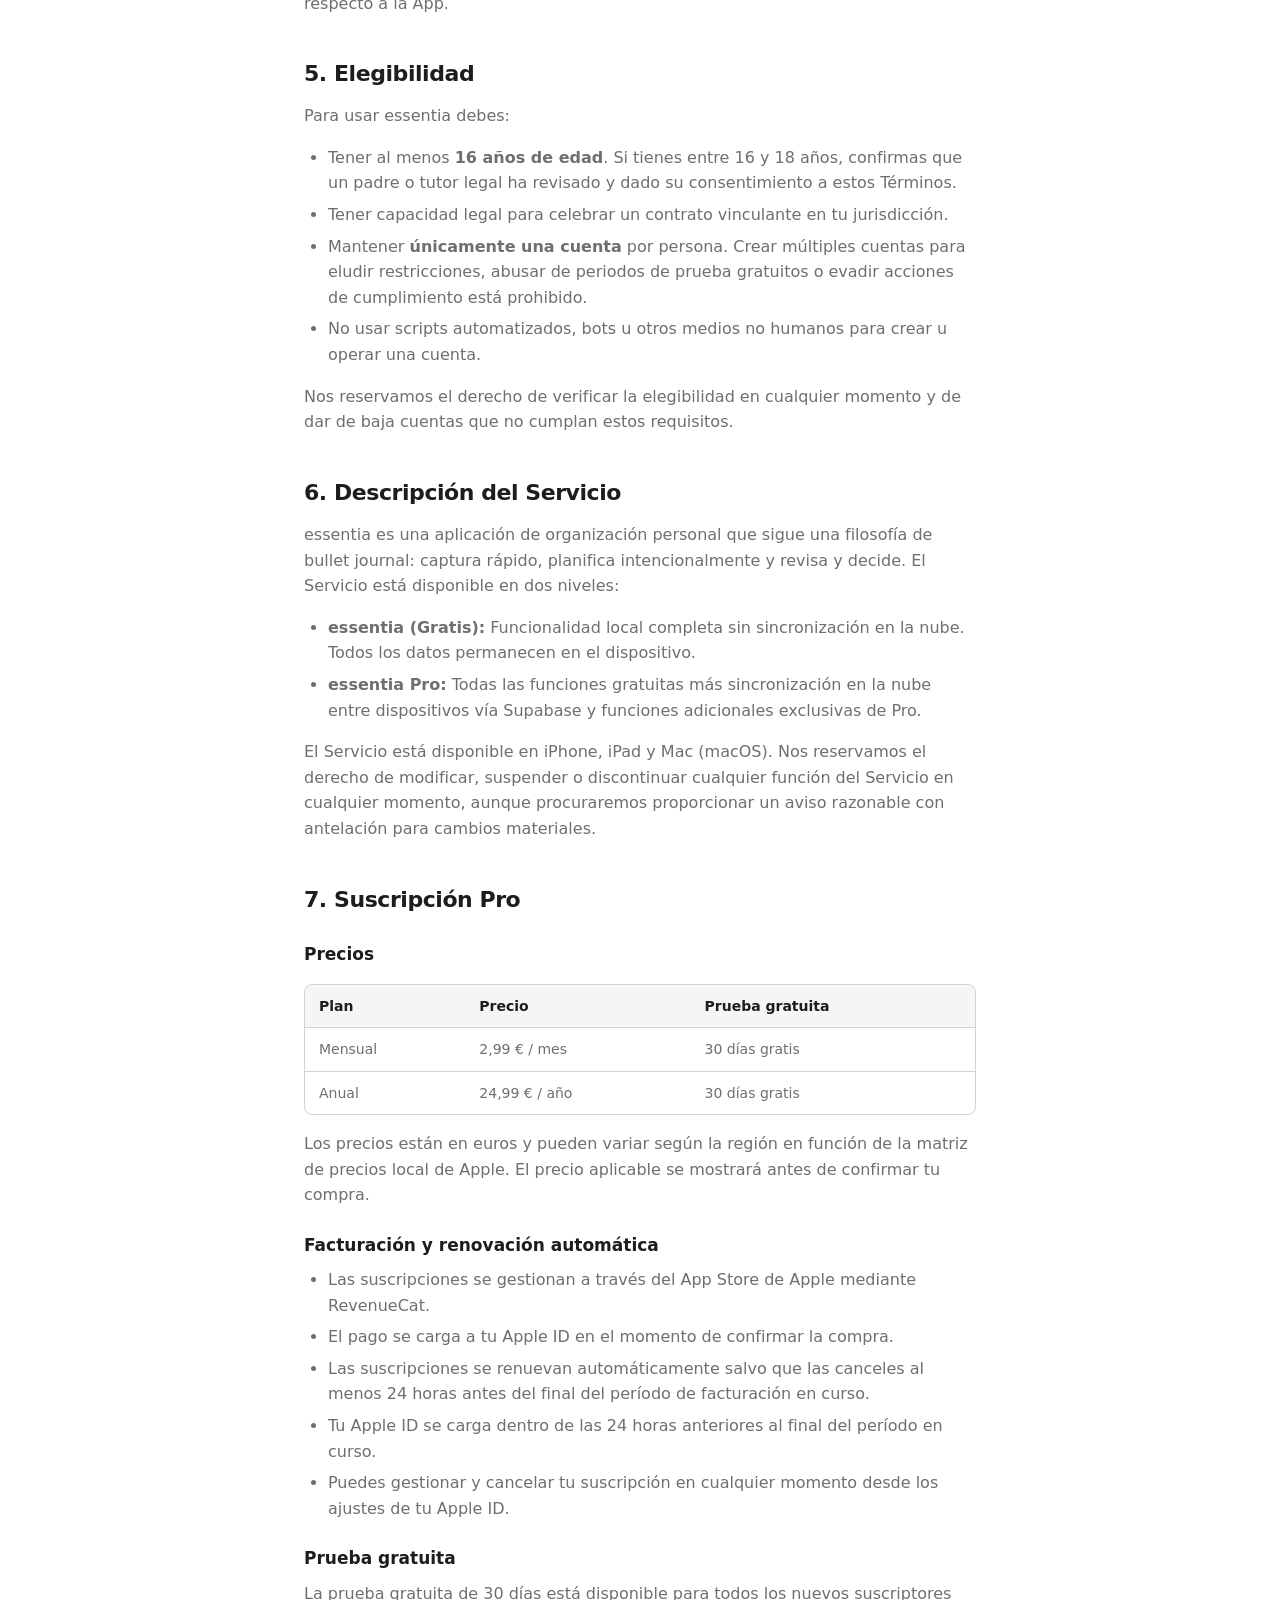
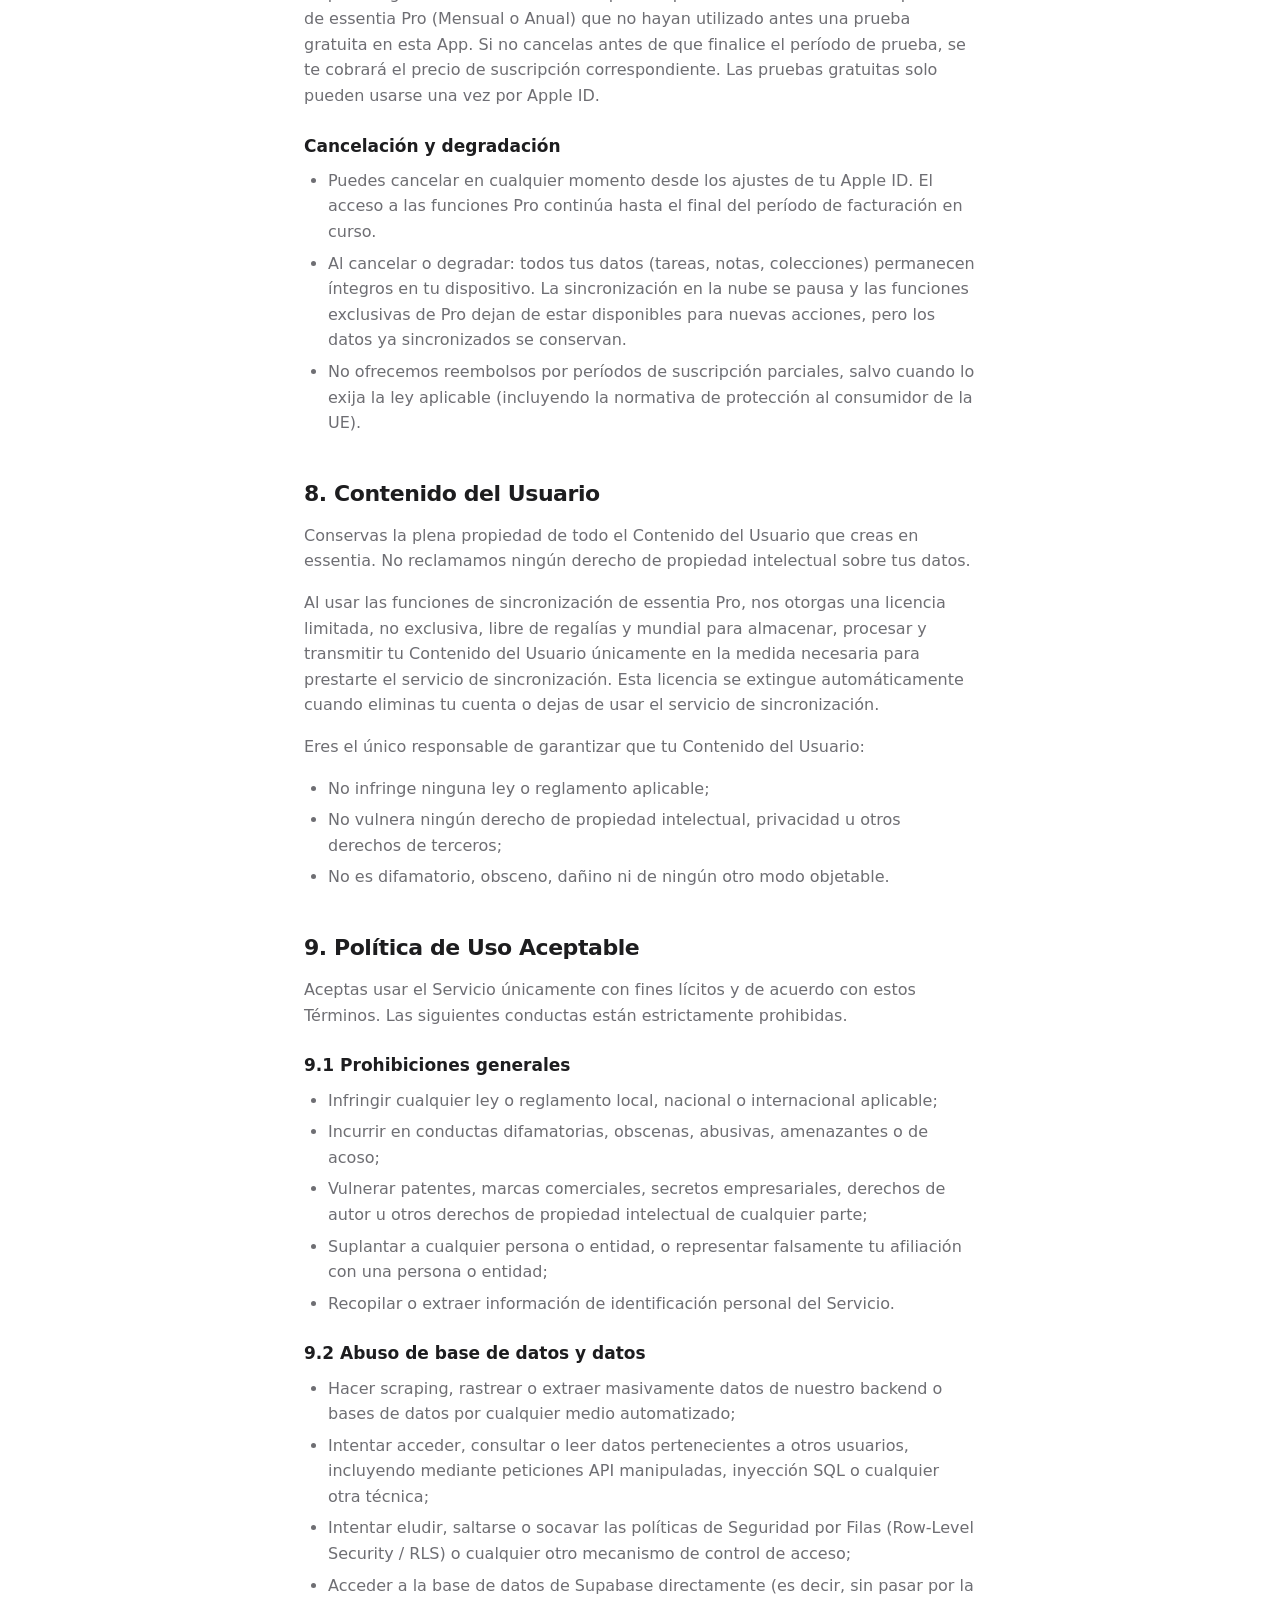
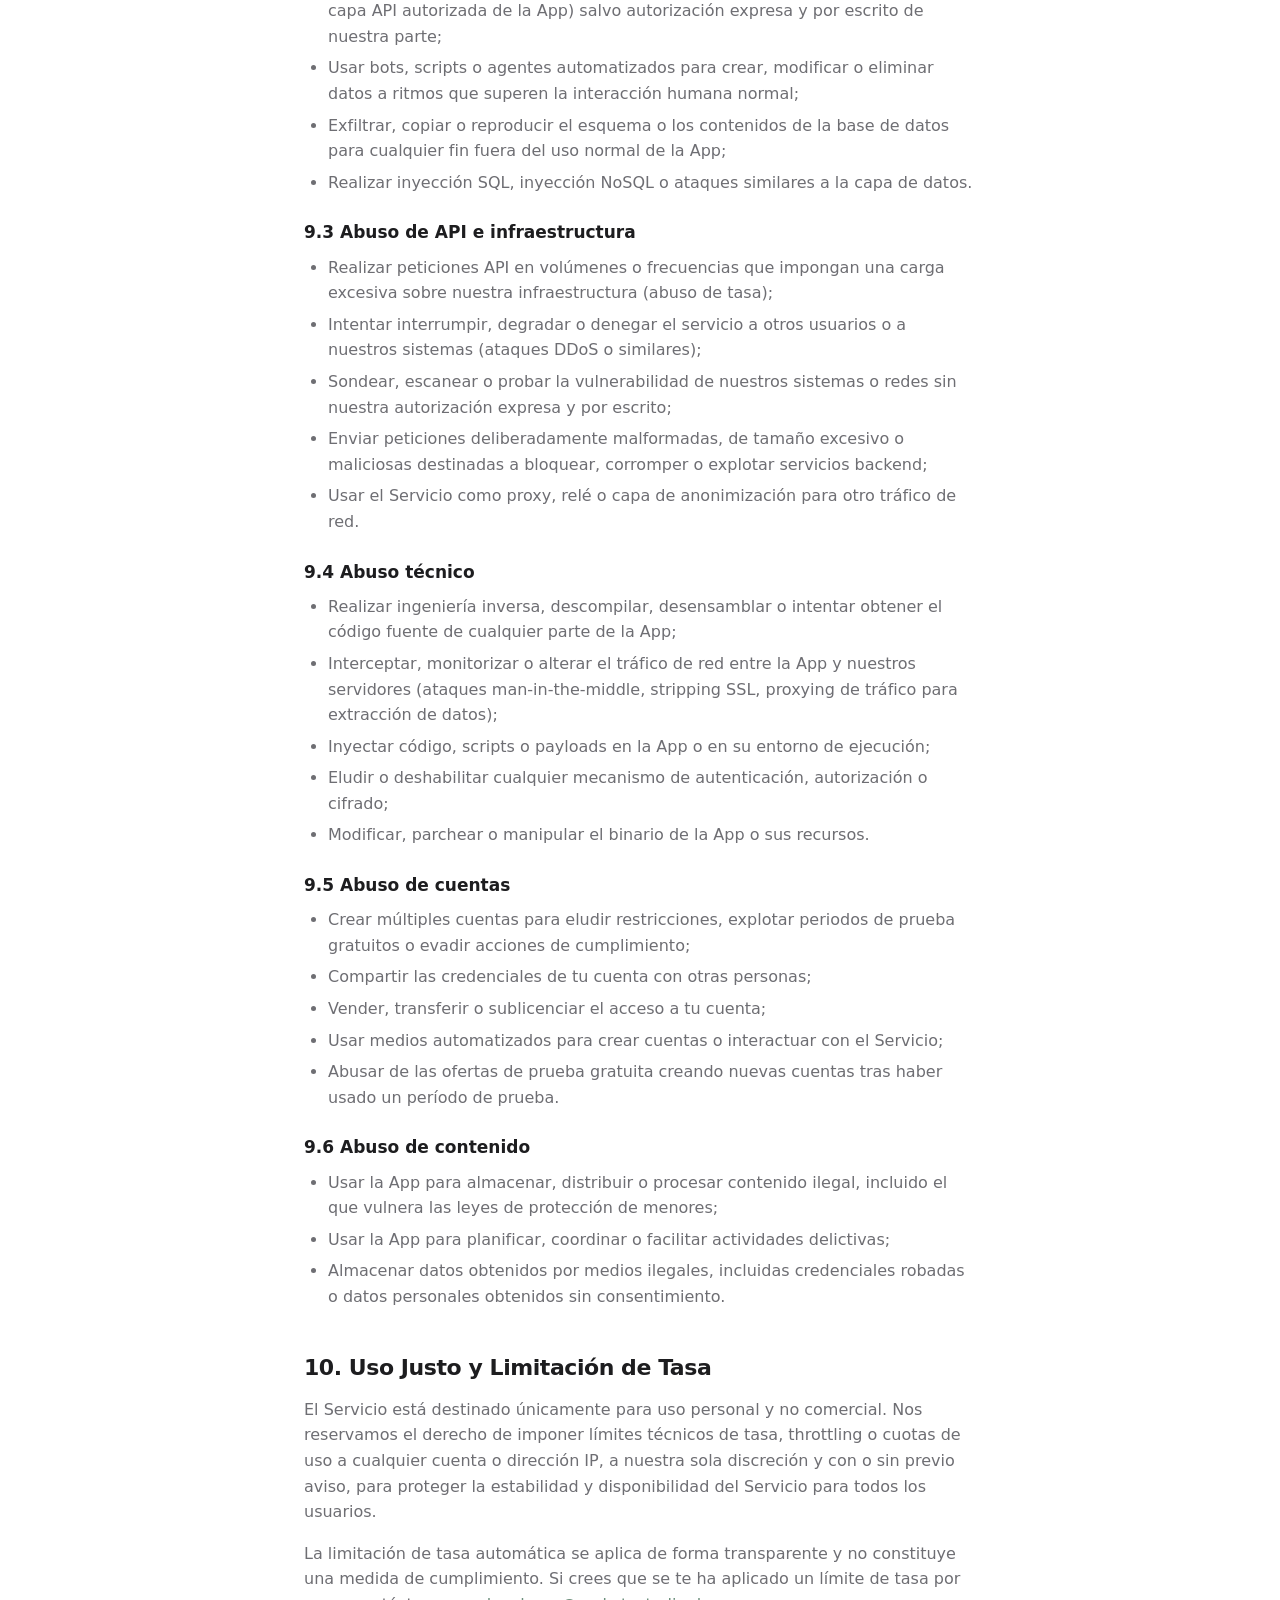
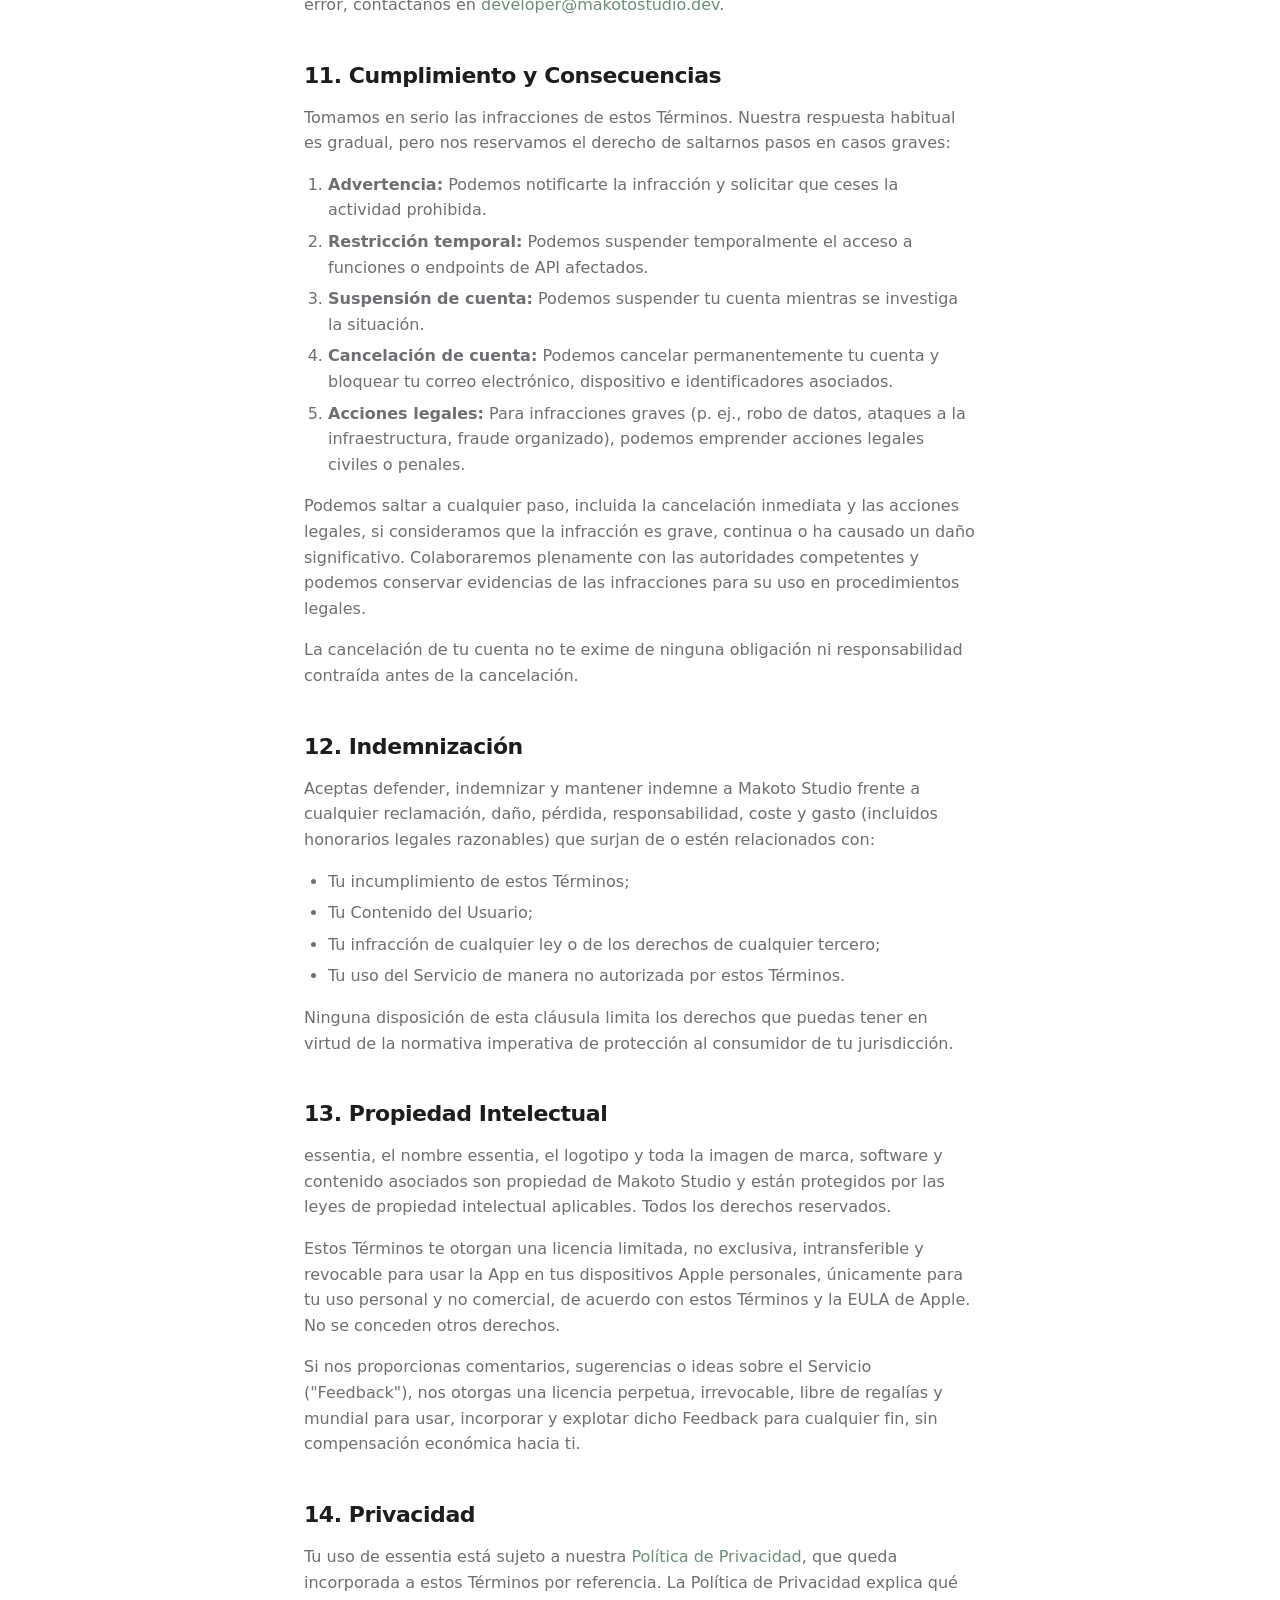
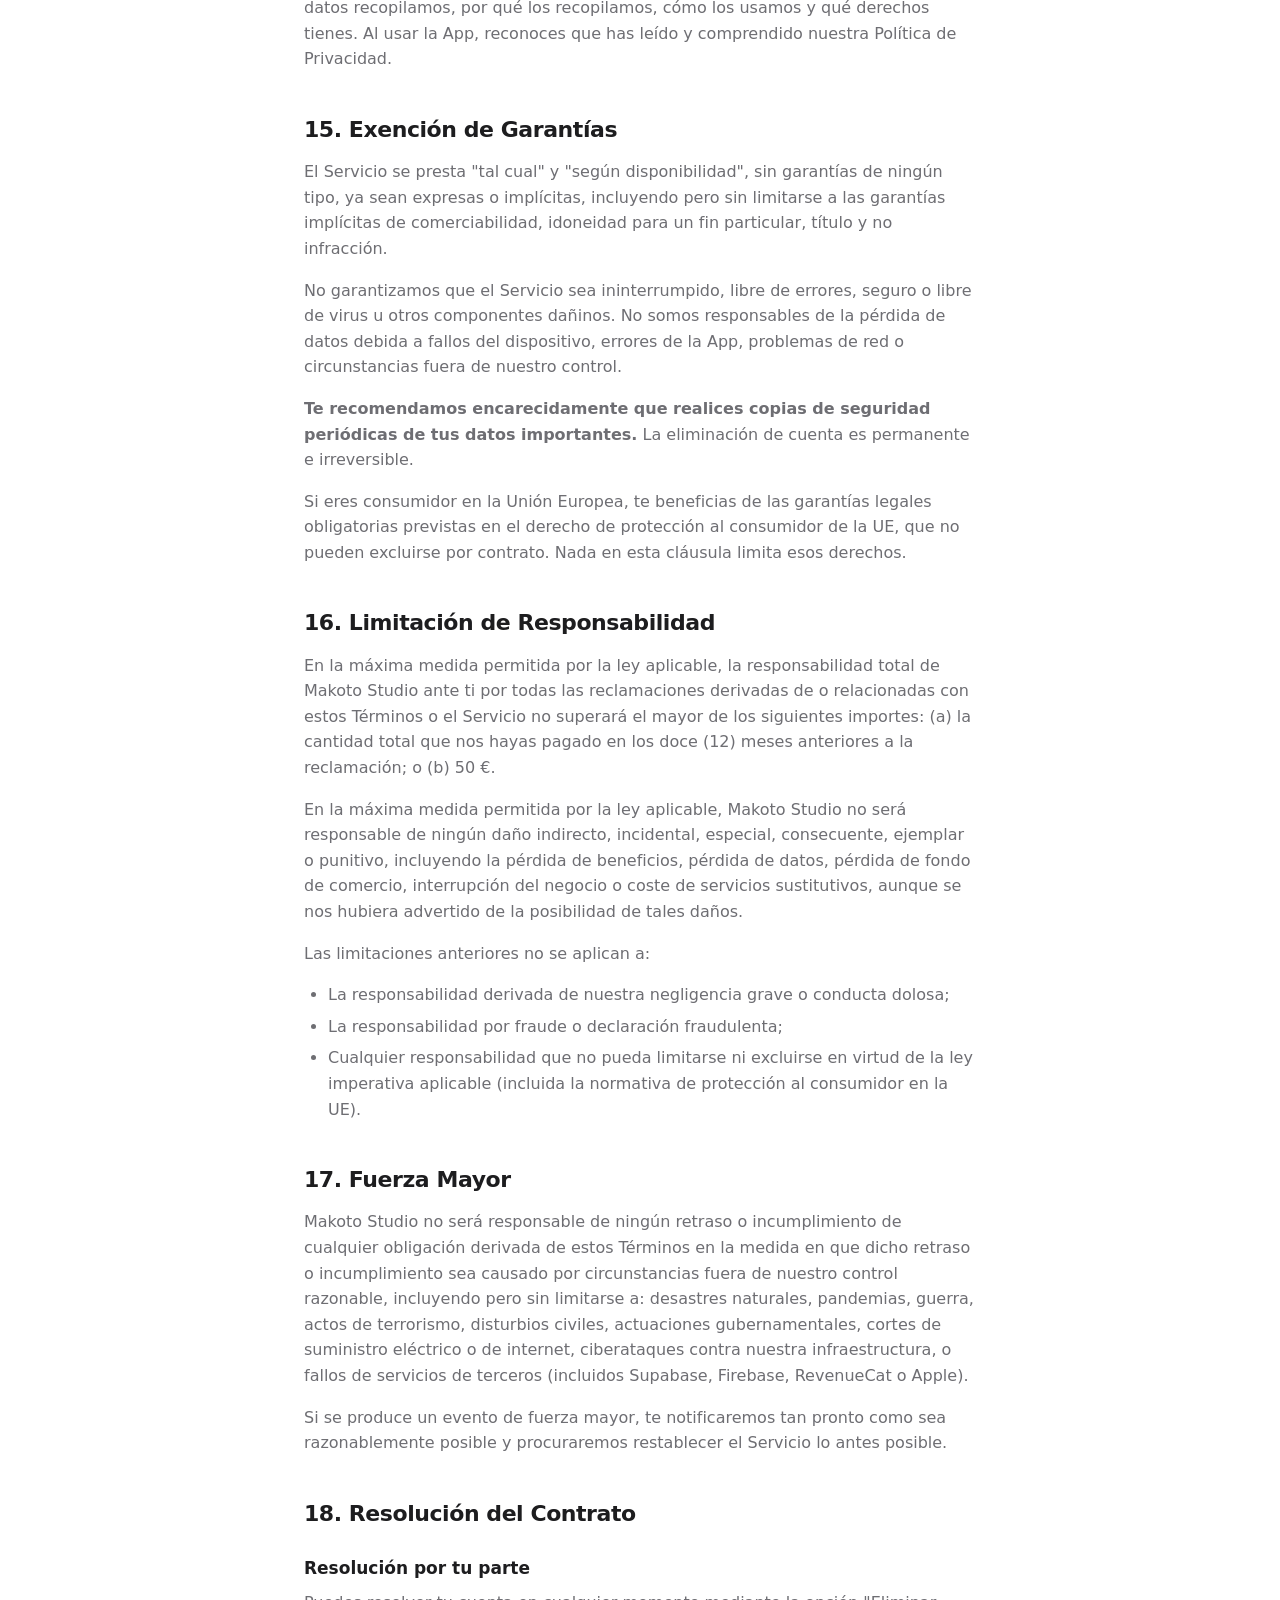
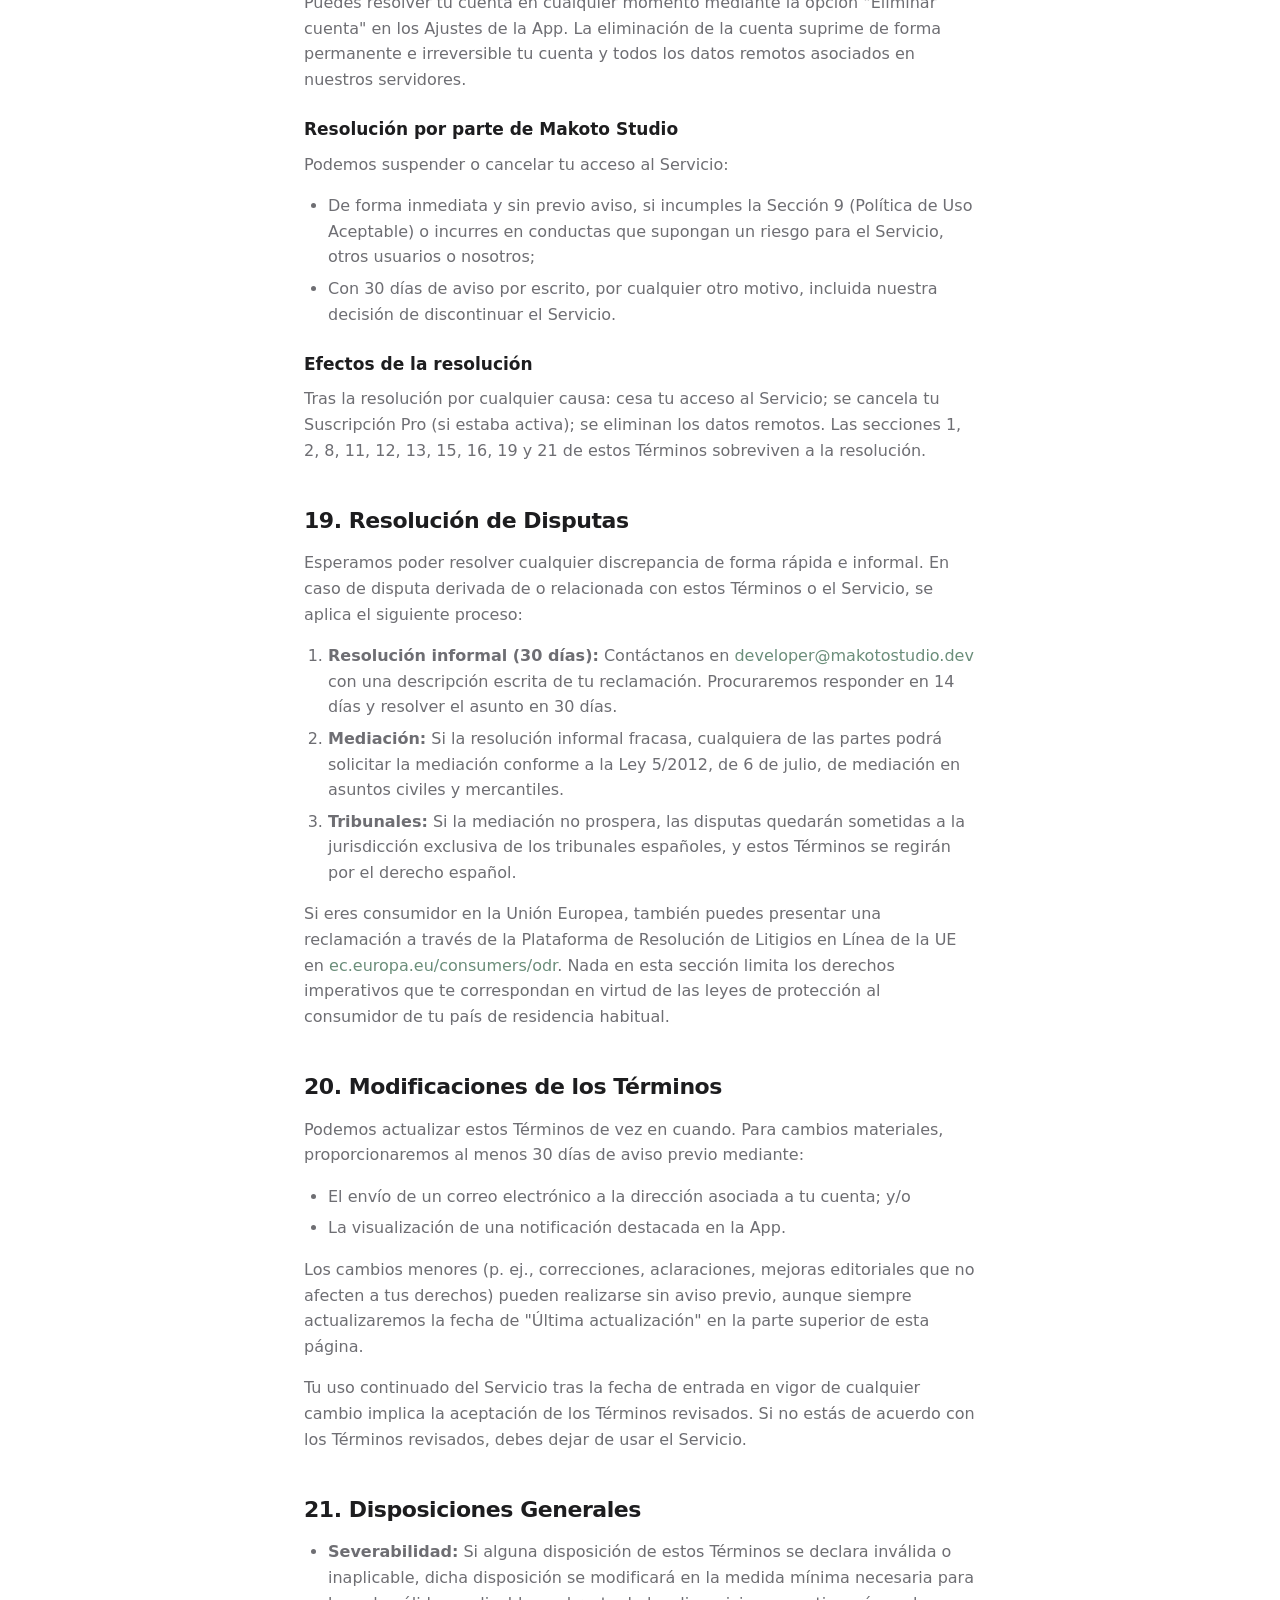
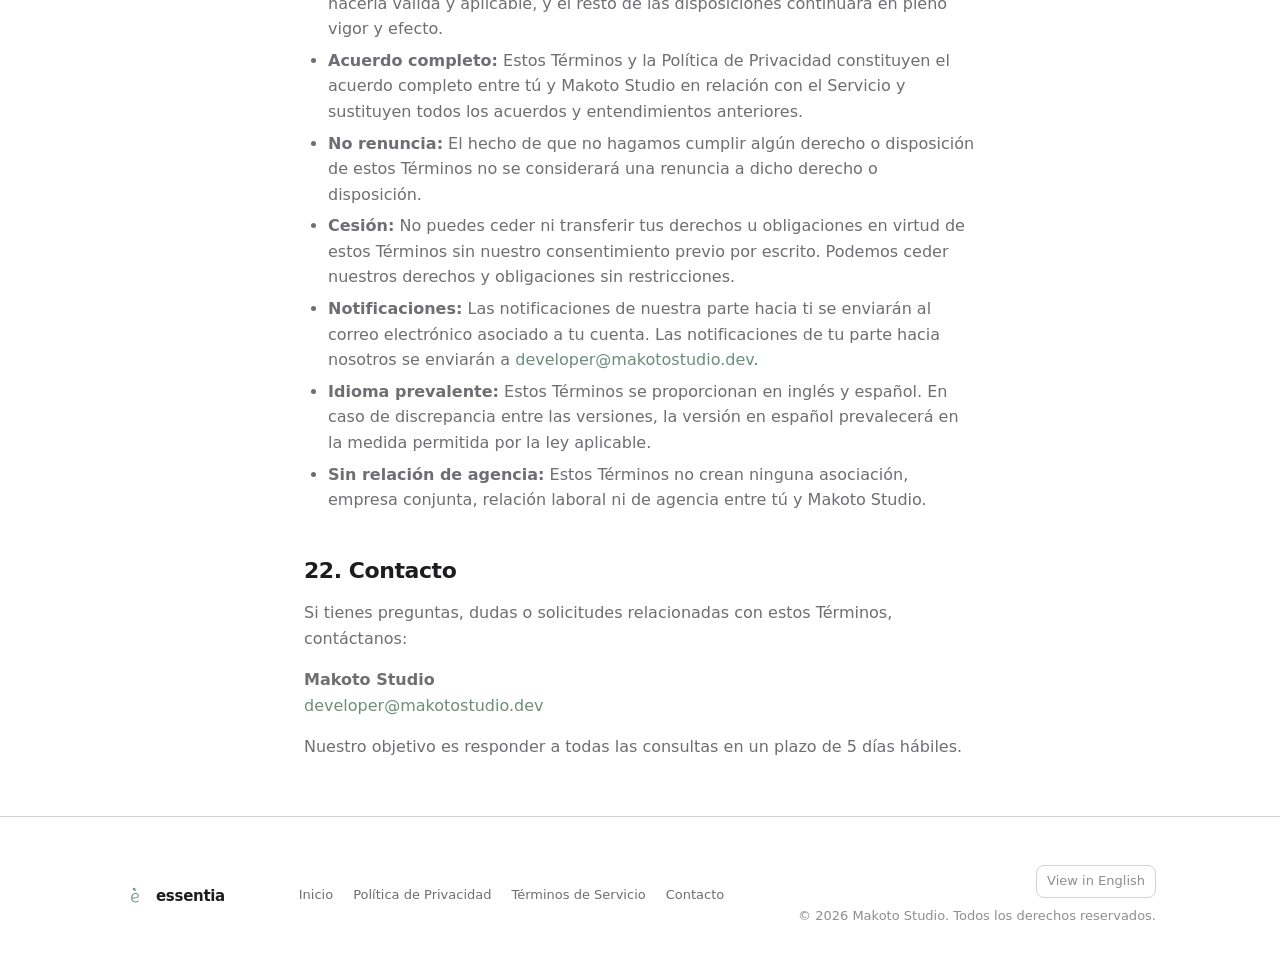
<file: es/terms/index.html>
<!DOCTYPE html>
<html lang="es">
<head>
    <meta charset="UTF-8">
    <meta name="viewport" content="width=device-width, initial-scale=1.0">
    <title>Términos de Servicio — essentia</title>
    <meta name="description" content="Términos de Servicio de essentia. Lee los términos y condiciones de uso de essentia de Makoto Studio.">
    <link rel="canonical" href="https://essentia.makotostudio.dev/es/terms/">
    <link rel="alternate" hreflang="es" href="https://essentia.makotostudio.dev/es/terms/">
    <link rel="alternate" hreflang="en" href="https://essentia.makotostudio.dev/en/terms/">
    <link rel="stylesheet" href="/assets/css/styles.css?v=2">
    <link rel="icon" type="image/png" sizes="32x32" href="/assets/favicon-32.png">
    <link rel="icon" type="image/png" sizes="16x16" href="/assets/favicon-16.png">
    <link rel="apple-touch-icon" href="/assets/apple-touch-icon.png">
    <meta name="theme-color" content="#6B8E7A" media="(prefers-color-scheme: light)">
    <meta name="theme-color" content="#8FB8A2" media="(prefers-color-scheme: dark)">
</head>
<body>

<header class="site-header">
    <div class="container-wide">
        <a href="/es/" class="brand" aria-label="essentia inicio">
            <svg class="brand-logo" viewBox="0 0 375 375" xmlns="http://www.w3.org/2000/svg" aria-hidden="true">
                <defs>
                    <clipPath id="hdr-a"><path d="M 153 37 L 218 37 L 218 109 L 153 109 Z" clip-rule="nonzero"/></clipPath>
                    <clipPath id="hdr-b"><path d="M 143.835938 91.449219 L 158.710938 37.203125 L 231.039062 57.035156 L 216.167969 111.28125 Z" clip-rule="nonzero"/></clipPath>
                </defs>
                <g fill="currentColor">
                    <g transform="translate(109.29492, 293.578556)">
                        <path d="M 86.1875 3.140625 C 70.519531 3.140625 57.253906 -0.0976562 46.390625 -6.578125 C 35.523438 -13.054688 27.320312 -21.988281 21.78125 -33.375 C 16.25 -44.769531 13.484375 -57.675781 13.484375 -72.09375 C 13.484375 -86.300781 16.144531 -100.09375 21.46875 -113.46875 C 26.800781 -126.84375 34.847656 -137.8125 45.609375 -146.375 C 56.367188 -154.9375 69.476562 -159.21875 84.9375 -159.21875 C 95.175781 -159.21875 104.679688 -157.234375 113.453125 -153.265625 C 122.234375 -149.296875 129.179688 -143.65625 134.296875 -136.34375 C 139.421875 -129.03125 141.984375 -120.566406 141.984375 -110.953125 C 141.984375 -95.492188 135.398438 -83.53125 122.234375 -75.0625 C 109.078125 -66.601562 90.898438 -62.476562 67.703125 -62.6875 L 33.21875 -63 C 35.101562 -46.90625 40.484375 -34.679688 49.359375 -26.328125 C 58.242188 -17.972656 70.519531 -13.796875 86.1875 -13.796875 C 95.59375 -13.796875 104.316406 -15.097656 112.359375 -17.703125 C 120.410156 -20.316406 128.195312 -24.34375 135.71875 -29.78125 L 145.125 -17.234375 C 137.175781 -10.960938 128.132812 -6 118 -2.34375 C 107.875 1.3125 97.269531 3.140625 86.1875 3.140625 Z M 71.78125 -78.984375 C 106.050781 -78.984375 123.1875 -89.742188 123.1875 -111.265625 C 123.1875 -121.710938 119.578125 -129.492188 112.359375 -134.609375 C 105.148438 -139.734375 96.320312 -142.296875 85.875 -142.296875 C 74.175781 -142.296875 64.300781 -138.953125 56.25 -132.265625 C 48.207031 -125.578125 42.203125 -117.320312 38.234375 -107.5 C 34.265625 -97.6875 32.28125 -88.179688 32.28125 -78.984375 Z"/>
                    </g>
                </g>
                <g clip-path="url(#hdr-a)">
                    <g clip-path="url(#hdr-b)">
                        <path fill="currentColor" d="M 153.945312 59.90625 C 153.421875 67.816406 152.960938 75.175781 157.023438 83.140625 C 161.089844 91.105469 167.441406 95.226562 170.179688 96.925781 C 180.109375 103.167969 190.183594 103.203125 194.546875 102.910156 C 194.710938 102.890156 194.757812 102.714844 194.664062 102.59375 C 190.375 97.992188 187.121094 93.898438 184.8125 90.757812 C 181.253906 85.914062 179.082031 82.972656 177.125 78.535156 C 175.039062 73.773438 174.066406 69.449219 173.648438 66.226562 C 173.609375 66.027344 173.925781 65.921875 173.992188 66.132812 C 176.792969 72.226562 180.808594 79.449219 186.539062 86.886719 C 189.675781 90.949219 192.828125 94.480469 195.847656 97.464844 C 198.765625 101.054688 202.402344 103.984375 206.476562 105.894531 C 209.28125 107.234375 212.273438 108.121094 215.394531 108.53125 C 216.371094 108.671875 217.269531 108.0625 217.527344 107.117188 C 217.542969 107.058594 217.558594 107 217.582031 106.910156 C 217.75 105.847656 216.957031 104.804688 215.855469 104.660156 C 213.160156 104.304688 210.582031 103.53125 208.136719 102.386719 C 204.738281 100.789062 201.683594 98.398438 199.226562 95.441406 C 199.175781 95.394531 199.160156 95.328125 199.179688 95.269531 C 200.433594 89.652344 201.375 80.902344 198.261719 71.199219 C 193.300781 55.632812 181.203125 47.8125 176.5 44.839844 C 169.84375 40.667969 163.527344 38.714844 159.222656 37.757812 C 159.136719 37.730469 159.058594 37.773438 159.007812 37.855469 C 155.355469 47.003906 154.289062 54.828125 153.945312 59.90625 Z" fill-rule="nonzero"/>
                    </g>
                </g>
            </svg>
            <span class="brand-name">essentia</span>
        </a>
        <nav class="site-nav legal-nav" aria-label="Navegación">
            <a href="/es/privacy/">Política de Privacidad</a>
            <a href="/es/terms/" aria-current="page">Términos de Servicio</a>
            <a href="/en/terms/" class="lang-switcher" aria-label="View in English">EN</a>
        </nav>
    </div>
</header>

<main>
    <div class="container">
        <div class="legal-header">
            <h1>Términos de Servicio</h1>
            <p class="legal-meta">Última actualización: 1 de marzo de 2026</p>
        </div>

        <div class="legal-content">

            <section>
                <h2>1. Introducción e Identidad Legal</h2>
                <p>Estos Términos de Servicio ("Términos") regulan tu acceso y uso de essentia ("la App") y cualquier servicio relacionado operado por Makoto Studio ("nosotros", "nuestro" o "nos").</p>
                <p>Makoto Studio es un desarrollador individual que opera bajo un nombre comercial. Datos de contacto y legales:</p>
                <ul>
                    <li><strong>Nombre comercial:</strong> Makoto Studio</li>
                    <li><strong>Correo electrónico:</strong> <a href="mailto:developer@makotostudio.dev">developer@makotostudio.dev</a></li>
                </ul>
                <p>Al usar la App, celebras un acuerdo legalmente vinculante con Makoto Studio. Lee estos Términos detenidamente antes de usar la App.</p>
            </section>

            <section>
                <h2>2. Definiciones</h2>
                <ul>
                    <li><strong>"App"</strong> significa la aplicación essentia para iOS, iPadOS y macOS.</li>
                    <li><strong>"Servicio"</strong> significa la App, nuestro sitio web en essentia.makotostudio.dev y cualquier servicio backend asociado.</li>
                    <li><strong>"Usuario" / "tú"</strong> significa cualquier persona que accede o usa el Servicio.</li>
                    <li><strong>"Contenido del Usuario"</strong> significa cualquier dato que creas o importas en la App, incluyendo tareas, notas, colecciones, checklists y ubicaciones.</li>
                    <li><strong>"Suscripción Pro"</strong> significa el nivel de suscripción de pago que habilita la sincronización en la nube y funciones adicionales.</li>
                    <li><strong>"Infraestructura"</strong> significa nuestros sistemas backend, bases de datos, APIs y recursos en la nube utilizados para operar el Servicio.</li>
                </ul>
            </section>

            <section>
                <h2>3. Aceptación de los Términos</h2>
                <p>Al descargar, instalar o usar la App, o al crear una cuenta, confirmas que has leído, comprendido y aceptas quedar vinculado por estos Términos y nuestra <a href="/es/privacy/">Política de Privacidad</a>. Si no estás de acuerdo, no uses la App.</p>
                <p>Si usas la App en nombre de una organización, declaras que tienes autoridad para vincular a esa organización con estos Términos.</p>
            </section>

            <section>
                <h2>4. EULA de Apple</h2>
                <p>La App se distribuye exclusivamente a través del App Store de Apple. Tu uso de la App está también sujeto al Acuerdo de Licencia de Usuario Final estándar de Apple ("Apple EULA"), disponible en <a href="https://www.apple.com/legal/internet-services/itunes/dev/stdeula/" target="_blank" rel="noopener">apple.com/legal/internet-services/itunes/dev/stdeula/</a>.</p>
                <p>Apple es un tercero beneficiario de estos Términos y, tras tu aceptación, Apple tendrá el derecho (y se considerará que ha aceptado ese derecho) de hacer cumplir estos Términos contra ti como tercero beneficiario.</p>
                <p>En la relación entre Makoto Studio y Apple, Makoto Studio (no Apple) es el único responsable de la App y su contenido. Apple no tiene ninguna obligación de proporcionar servicios de mantenimiento o soporte para la App. En la máxima medida permitida por la ley, Apple no tiene ninguna obligación de garantía respecto a la App.</p>
            </section>

            <section>
                <h2>5. Elegibilidad</h2>
                <p>Para usar essentia debes:</p>
                <ul>
                    <li>Tener al menos <strong>16 años de edad</strong>. Si tienes entre 16 y 18 años, confirmas que un padre o tutor legal ha revisado y dado su consentimiento a estos Términos.</li>
                    <li>Tener capacidad legal para celebrar un contrato vinculante en tu jurisdicción.</li>
                    <li>Mantener <strong>únicamente una cuenta</strong> por persona. Crear múltiples cuentas para eludir restricciones, abusar de periodos de prueba gratuitos o evadir acciones de cumplimiento está prohibido.</li>
                    <li>No usar scripts automatizados, bots u otros medios no humanos para crear u operar una cuenta.</li>
                </ul>
                <p>Nos reservamos el derecho de verificar la elegibilidad en cualquier momento y de dar de baja cuentas que no cumplan estos requisitos.</p>
            </section>

            <section>
                <h2>6. Descripción del Servicio</h2>
                <p>essentia es una aplicación de organización personal que sigue una filosofía de bullet journal: captura rápido, planifica intencionalmente y revisa y decide. El Servicio está disponible en dos niveles:</p>
                <ul>
                    <li><strong>essentia (Gratis):</strong> Funcionalidad local completa sin sincronización en la nube. Todos los datos permanecen en el dispositivo.</li>
                    <li><strong>essentia Pro:</strong> Todas las funciones gratuitas más sincronización en la nube entre dispositivos vía Supabase y funciones adicionales exclusivas de Pro.</li>
                </ul>
                <p>El Servicio está disponible en iPhone, iPad y Mac (macOS). Nos reservamos el derecho de modificar, suspender o discontinuar cualquier función del Servicio en cualquier momento, aunque procuraremos proporcionar un aviso razonable con antelación para cambios materiales.</p>
            </section>

            <section>
                <h2>7. Suscripción Pro</h2>

                <h3>Precios</h3>
                <div class="table-wrap">
                    <table>
                        <thead>
                            <tr>
                                <th>Plan</th>
                                <th>Precio</th>
                                <th>Prueba gratuita</th>
                            </tr>
                        </thead>
                        <tbody>
                            <tr>
                                <td>Mensual</td>
                                <td>2,99 € / mes</td>
                                <td>30 días gratis</td>
                            </tr>
                            <tr>
                                <td>Anual</td>
                                <td>24,99 € / año</td>
                                <td>30 días gratis</td>
                            </tr>
                        </tbody>
                    </table>
                </div>
                <p>Los precios están en euros y pueden variar según la región en función de la matriz de precios local de Apple. El precio aplicable se mostrará antes de confirmar tu compra.</p>

                <h3>Facturación y renovación automática</h3>
                <ul>
                    <li>Las suscripciones se gestionan a través del App Store de Apple mediante RevenueCat.</li>
                    <li>El pago se carga a tu Apple ID en el momento de confirmar la compra.</li>
                    <li>Las suscripciones se renuevan automáticamente salvo que las canceles al menos 24 horas antes del final del período de facturación en curso.</li>
                    <li>Tu Apple ID se carga dentro de las 24 horas anteriores al final del período en curso.</li>
                    <li>Puedes gestionar y cancelar tu suscripción en cualquier momento desde los ajustes de tu Apple ID.</li>
                </ul>

                <h3>Prueba gratuita</h3>
                <p>La prueba gratuita de 30 días está disponible para todos los nuevos suscriptores de essentia Pro (Mensual o Anual) que no hayan utilizado antes una prueba gratuita en esta App. Si no cancelas antes de que finalice el período de prueba, se te cobrará el precio de suscripción correspondiente. Las pruebas gratuitas solo pueden usarse una vez por Apple ID.</p>

                <h3>Cancelación y degradación</h3>
                <ul>
                    <li>Puedes cancelar en cualquier momento desde los ajustes de tu Apple ID. El acceso a las funciones Pro continúa hasta el final del período de facturación en curso.</li>
                    <li>Al cancelar o degradar: todos tus datos (tareas, notas, colecciones) permanecen íntegros en tu dispositivo. La sincronización en la nube se pausa y las funciones exclusivas de Pro dejan de estar disponibles para nuevas acciones, pero los datos ya sincronizados se conservan.</li>
                    <li>No ofrecemos reembolsos por períodos de suscripción parciales, salvo cuando lo exija la ley aplicable (incluyendo la normativa de protección al consumidor de la UE).</li>
                </ul>
            </section>

            <section>
                <h2>8. Contenido del Usuario</h2>
                <p>Conservas la plena propiedad de todo el Contenido del Usuario que creas en essentia. No reclamamos ningún derecho de propiedad intelectual sobre tus datos.</p>
                <p>Al usar las funciones de sincronización de essentia Pro, nos otorgas una licencia limitada, no exclusiva, libre de regalías y mundial para almacenar, procesar y transmitir tu Contenido del Usuario únicamente en la medida necesaria para prestarte el servicio de sincronización. Esta licencia se extingue automáticamente cuando eliminas tu cuenta o dejas de usar el servicio de sincronización.</p>
                <p>Eres el único responsable de garantizar que tu Contenido del Usuario:</p>
                <ul>
                    <li>No infringe ninguna ley o reglamento aplicable;</li>
                    <li>No vulnera ningún derecho de propiedad intelectual, privacidad u otros derechos de terceros;</li>
                    <li>No es difamatorio, obsceno, dañino ni de ningún otro modo objetable.</li>
                </ul>
            </section>

            <section>
                <h2>9. Política de Uso Aceptable</h2>
                <p>Aceptas usar el Servicio únicamente con fines lícitos y de acuerdo con estos Términos. Las siguientes conductas están estrictamente prohibidas.</p>

                <h3>9.1 Prohibiciones generales</h3>
                <ul>
                    <li>Infringir cualquier ley o reglamento local, nacional o internacional aplicable;</li>
                    <li>Incurrir en conductas difamatorias, obscenas, abusivas, amenazantes o de acoso;</li>
                    <li>Vulnerar patentes, marcas comerciales, secretos empresariales, derechos de autor u otros derechos de propiedad intelectual de cualquier parte;</li>
                    <li>Suplantar a cualquier persona o entidad, o representar falsamente tu afiliación con una persona o entidad;</li>
                    <li>Recopilar o extraer información de identificación personal del Servicio.</li>
                </ul>

                <h3>9.2 Abuso de base de datos y datos</h3>
                <ul>
                    <li>Hacer scraping, rastrear o extraer masivamente datos de nuestro backend o bases de datos por cualquier medio automatizado;</li>
                    <li>Intentar acceder, consultar o leer datos pertenecientes a otros usuarios, incluyendo mediante peticiones API manipuladas, inyección SQL o cualquier otra técnica;</li>
                    <li>Intentar eludir, saltarse o socavar las políticas de Seguridad por Filas (Row-Level Security / RLS) o cualquier otro mecanismo de control de acceso;</li>
                    <li>Acceder a la base de datos de Supabase directamente (es decir, sin pasar por la capa API autorizada de la App) salvo autorización expresa y por escrito de nuestra parte;</li>
                    <li>Usar bots, scripts o agentes automatizados para crear, modificar o eliminar datos a ritmos que superen la interacción humana normal;</li>
                    <li>Exfiltrar, copiar o reproducir el esquema o los contenidos de la base de datos para cualquier fin fuera del uso normal de la App;</li>
                    <li>Realizar inyección SQL, inyección NoSQL o ataques similares a la capa de datos.</li>
                </ul>

                <h3>9.3 Abuso de API e infraestructura</h3>
                <ul>
                    <li>Realizar peticiones API en volúmenes o frecuencias que impongan una carga excesiva sobre nuestra infraestructura (abuso de tasa);</li>
                    <li>Intentar interrumpir, degradar o denegar el servicio a otros usuarios o a nuestros sistemas (ataques DDoS o similares);</li>
                    <li>Sondear, escanear o probar la vulnerabilidad de nuestros sistemas o redes sin nuestra autorización expresa y por escrito;</li>
                    <li>Enviar peticiones deliberadamente malformadas, de tamaño excesivo o maliciosas destinadas a bloquear, corromper o explotar servicios backend;</li>
                    <li>Usar el Servicio como proxy, relé o capa de anonimización para otro tráfico de red.</li>
                </ul>

                <h3>9.4 Abuso técnico</h3>
                <ul>
                    <li>Realizar ingeniería inversa, descompilar, desensamblar o intentar obtener el código fuente de cualquier parte de la App;</li>
                    <li>Interceptar, monitorizar o alterar el tráfico de red entre la App y nuestros servidores (ataques man-in-the-middle, stripping SSL, proxying de tráfico para extracción de datos);</li>
                    <li>Inyectar código, scripts o payloads en la App o en su entorno de ejecución;</li>
                    <li>Eludir o deshabilitar cualquier mecanismo de autenticación, autorización o cifrado;</li>
                    <li>Modificar, parchear o manipular el binario de la App o sus recursos.</li>
                </ul>

                <h3>9.5 Abuso de cuentas</h3>
                <ul>
                    <li>Crear múltiples cuentas para eludir restricciones, explotar periodos de prueba gratuitos o evadir acciones de cumplimiento;</li>
                    <li>Compartir las credenciales de tu cuenta con otras personas;</li>
                    <li>Vender, transferir o sublicenciar el acceso a tu cuenta;</li>
                    <li>Usar medios automatizados para crear cuentas o interactuar con el Servicio;</li>
                    <li>Abusar de las ofertas de prueba gratuita creando nuevas cuentas tras haber usado un período de prueba.</li>
                </ul>

                <h3>9.6 Abuso de contenido</h3>
                <ul>
                    <li>Usar la App para almacenar, distribuir o procesar contenido ilegal, incluido el que vulnera las leyes de protección de menores;</li>
                    <li>Usar la App para planificar, coordinar o facilitar actividades delictivas;</li>
                    <li>Almacenar datos obtenidos por medios ilegales, incluidas credenciales robadas o datos personales obtenidos sin consentimiento.</li>
                </ul>
            </section>

            <section>
                <h2>10. Uso Justo y Limitación de Tasa</h2>
                <p>El Servicio está destinado únicamente para uso personal y no comercial. Nos reservamos el derecho de imponer límites técnicos de tasa, throttling o cuotas de uso a cualquier cuenta o dirección IP, a nuestra sola discreción y con o sin previo aviso, para proteger la estabilidad y disponibilidad del Servicio para todos los usuarios.</p>
                <p>La limitación de tasa automática se aplica de forma transparente y no constituye una medida de cumplimiento. Si crees que se te ha aplicado un límite de tasa por error, contáctanos en <a href="mailto:developer@makotostudio.dev">developer@makotostudio.dev</a>.</p>
            </section>

            <section>
                <h2>11. Cumplimiento y Consecuencias</h2>
                <p>Tomamos en serio las infracciones de estos Términos. Nuestra respuesta habitual es gradual, pero nos reservamos el derecho de saltarnos pasos en casos graves:</p>
                <ol>
                    <li><strong>Advertencia:</strong> Podemos notificarte la infracción y solicitar que ceses la actividad prohibida.</li>
                    <li><strong>Restricción temporal:</strong> Podemos suspender temporalmente el acceso a funciones o endpoints de API afectados.</li>
                    <li><strong>Suspensión de cuenta:</strong> Podemos suspender tu cuenta mientras se investiga la situación.</li>
                    <li><strong>Cancelación de cuenta:</strong> Podemos cancelar permanentemente tu cuenta y bloquear tu correo electrónico, dispositivo e identificadores asociados.</li>
                    <li><strong>Acciones legales:</strong> Para infracciones graves (p. ej., robo de datos, ataques a la infraestructura, fraude organizado), podemos emprender acciones legales civiles o penales.</li>
                </ol>
                <p>Podemos saltar a cualquier paso, incluida la cancelación inmediata y las acciones legales, si consideramos que la infracción es grave, continua o ha causado un daño significativo. Colaboraremos plenamente con las autoridades competentes y podemos conservar evidencias de las infracciones para su uso en procedimientos legales.</p>
                <p>La cancelación de tu cuenta no te exime de ninguna obligación ni responsabilidad contraída antes de la cancelación.</p>
            </section>

            <section>
                <h2>12. Indemnización</h2>
                <p>Aceptas defender, indemnizar y mantener indemne a Makoto Studio frente a cualquier reclamación, daño, pérdida, responsabilidad, coste y gasto (incluidos honorarios legales razonables) que surjan de o estén relacionados con:</p>
                <ul>
                    <li>Tu incumplimiento de estos Términos;</li>
                    <li>Tu Contenido del Usuario;</li>
                    <li>Tu infracción de cualquier ley o de los derechos de cualquier tercero;</li>
                    <li>Tu uso del Servicio de manera no autorizada por estos Términos.</li>
                </ul>
                <p>Ninguna disposición de esta cláusula limita los derechos que puedas tener en virtud de la normativa imperativa de protección al consumidor de tu jurisdicción.</p>
            </section>

            <section>
                <h2>13. Propiedad Intelectual</h2>
                <p>essentia, el nombre essentia, el logotipo y toda la imagen de marca, software y contenido asociados son propiedad de Makoto Studio y están protegidos por las leyes de propiedad intelectual aplicables. Todos los derechos reservados.</p>
                <p>Estos Términos te otorgan una licencia limitada, no exclusiva, intransferible y revocable para usar la App en tus dispositivos Apple personales, únicamente para tu uso personal y no comercial, de acuerdo con estos Términos y la EULA de Apple. No se conceden otros derechos.</p>
                <p>Si nos proporcionas comentarios, sugerencias o ideas sobre el Servicio ("Feedback"), nos otorgas una licencia perpetua, irrevocable, libre de regalías y mundial para usar, incorporar y explotar dicho Feedback para cualquier fin, sin compensación económica hacia ti.</p>
            </section>

            <section>
                <h2>14. Privacidad</h2>
                <p>Tu uso de essentia está sujeto a nuestra <a href="/es/privacy/">Política de Privacidad</a>, que queda incorporada a estos Términos por referencia. La Política de Privacidad explica qué datos recopilamos, por qué los recopilamos, cómo los usamos y qué derechos tienes. Al usar la App, reconoces que has leído y comprendido nuestra Política de Privacidad.</p>
            </section>

            <section>
                <h2>15. Exención de Garantías</h2>
                <p>El Servicio se presta "tal cual" y "según disponibilidad", sin garantías de ningún tipo, ya sean expresas o implícitas, incluyendo pero sin limitarse a las garantías implícitas de comerciabilidad, idoneidad para un fin particular, título y no infracción.</p>
                <p>No garantizamos que el Servicio sea ininterrumpido, libre de errores, seguro o libre de virus u otros componentes dañinos. No somos responsables de la pérdida de datos debida a fallos del dispositivo, errores de la App, problemas de red o circunstancias fuera de nuestro control.</p>
                <p><strong>Te recomendamos encarecidamente que realices copias de seguridad periódicas de tus datos importantes.</strong> La eliminación de cuenta es permanente e irreversible.</p>
                <p>Si eres consumidor en la Unión Europea, te beneficias de las garantías legales obligatorias previstas en el derecho de protección al consumidor de la UE, que no pueden excluirse por contrato. Nada en esta cláusula limita esos derechos.</p>
            </section>

            <section>
                <h2>16. Limitación de Responsabilidad</h2>
                <p>En la máxima medida permitida por la ley aplicable, la responsabilidad total de Makoto Studio ante ti por todas las reclamaciones derivadas de o relacionadas con estos Términos o el Servicio no superará el mayor de los siguientes importes: (a) la cantidad total que nos hayas pagado en los doce (12) meses anteriores a la reclamación; o (b) 50 €.</p>
                <p>En la máxima medida permitida por la ley aplicable, Makoto Studio no será responsable de ningún daño indirecto, incidental, especial, consecuente, ejemplar o punitivo, incluyendo la pérdida de beneficios, pérdida de datos, pérdida de fondo de comercio, interrupción del negocio o coste de servicios sustitutivos, aunque se nos hubiera advertido de la posibilidad de tales daños.</p>
                <p>Las limitaciones anteriores no se aplican a:</p>
                <ul>
                    <li>La responsabilidad derivada de nuestra negligencia grave o conducta dolosa;</li>
                    <li>La responsabilidad por fraude o declaración fraudulenta;</li>
                    <li>Cualquier responsabilidad que no pueda limitarse ni excluirse en virtud de la ley imperativa aplicable (incluida la normativa de protección al consumidor en la UE).</li>
                </ul>
            </section>

            <section>
                <h2>17. Fuerza Mayor</h2>
                <p>Makoto Studio no será responsable de ningún retraso o incumplimiento de cualquier obligación derivada de estos Términos en la medida en que dicho retraso o incumplimiento sea causado por circunstancias fuera de nuestro control razonable, incluyendo pero sin limitarse a: desastres naturales, pandemias, guerra, actos de terrorismo, disturbios civiles, actuaciones gubernamentales, cortes de suministro eléctrico o de internet, ciberataques contra nuestra infraestructura, o fallos de servicios de terceros (incluidos Supabase, Firebase, RevenueCat o Apple).</p>
                <p>Si se produce un evento de fuerza mayor, te notificaremos tan pronto como sea razonablemente posible y procuraremos restablecer el Servicio lo antes posible.</p>
            </section>

            <section>
                <h2>18. Resolución del Contrato</h2>

                <h3>Resolución por tu parte</h3>
                <p>Puedes resolver tu cuenta en cualquier momento mediante la opción "Eliminar cuenta" en los Ajustes de la App. La eliminación de la cuenta suprime de forma permanente e irreversible tu cuenta y todos los datos remotos asociados en nuestros servidores.</p>

                <h3>Resolución por parte de Makoto Studio</h3>
                <p>Podemos suspender o cancelar tu acceso al Servicio:</p>
                <ul>
                    <li>De forma inmediata y sin previo aviso, si incumples la Sección 9 (Política de Uso Aceptable) o incurres en conductas que supongan un riesgo para el Servicio, otros usuarios o nosotros;</li>
                    <li>Con 30 días de aviso por escrito, por cualquier otro motivo, incluida nuestra decisión de discontinuar el Servicio.</li>
                </ul>

                <h3>Efectos de la resolución</h3>
                <p>Tras la resolución por cualquier causa: cesa tu acceso al Servicio; se cancela tu Suscripción Pro (si estaba activa); se eliminan los datos remotos. Las secciones 1, 2, 8, 11, 12, 13, 15, 16, 19 y 21 de estos Términos sobreviven a la resolución.</p>
            </section>

            <section>
                <h2>19. Resolución de Disputas</h2>
                <p>Esperamos poder resolver cualquier discrepancia de forma rápida e informal. En caso de disputa derivada de o relacionada con estos Términos o el Servicio, se aplica el siguiente proceso:</p>
                <ol>
                    <li><strong>Resolución informal (30 días):</strong> Contáctanos en <a href="mailto:developer@makotostudio.dev">developer@makotostudio.dev</a> con una descripción escrita de tu reclamación. Procuraremos responder en 14 días y resolver el asunto en 30 días.</li>
                    <li><strong>Mediación:</strong> Si la resolución informal fracasa, cualquiera de las partes podrá solicitar la mediación conforme a la Ley 5/2012, de 6 de julio, de mediación en asuntos civiles y mercantiles.</li>
                    <li><strong>Tribunales:</strong> Si la mediación no prospera, las disputas quedarán sometidas a la jurisdicción exclusiva de los tribunales españoles, y estos Términos se regirán por el derecho español.</li>
                </ol>
                <p>Si eres consumidor en la Unión Europea, también puedes presentar una reclamación a través de la Plataforma de Resolución de Litigios en Línea de la UE en <a href="https://ec.europa.eu/consumers/odr" target="_blank" rel="noopener">ec.europa.eu/consumers/odr</a>. Nada en esta sección limita los derechos imperativos que te correspondan en virtud de las leyes de protección al consumidor de tu país de residencia habitual.</p>
            </section>

            <section>
                <h2>20. Modificaciones de los Términos</h2>
                <p>Podemos actualizar estos Términos de vez en cuando. Para cambios materiales, proporcionaremos al menos 30 días de aviso previo mediante:</p>
                <ul>
                    <li>El envío de un correo electrónico a la dirección asociada a tu cuenta; y/o</li>
                    <li>La visualización de una notificación destacada en la App.</li>
                </ul>
                <p>Los cambios menores (p. ej., correcciones, aclaraciones, mejoras editoriales que no afecten a tus derechos) pueden realizarse sin aviso previo, aunque siempre actualizaremos la fecha de "Última actualización" en la parte superior de esta página.</p>
                <p>Tu uso continuado del Servicio tras la fecha de entrada en vigor de cualquier cambio implica la aceptación de los Términos revisados. Si no estás de acuerdo con los Términos revisados, debes dejar de usar el Servicio.</p>
            </section>

            <section>
                <h2>21. Disposiciones Generales</h2>
                <ul>
                    <li><strong>Severabilidad:</strong> Si alguna disposición de estos Términos se declara inválida o inaplicable, dicha disposición se modificará en la medida mínima necesaria para hacerla válida y aplicable, y el resto de las disposiciones continuará en pleno vigor y efecto.</li>
                    <li><strong>Acuerdo completo:</strong> Estos Términos y la Política de Privacidad constituyen el acuerdo completo entre tú y Makoto Studio en relación con el Servicio y sustituyen todos los acuerdos y entendimientos anteriores.</li>
                    <li><strong>No renuncia:</strong> El hecho de que no hagamos cumplir algún derecho o disposición de estos Términos no se considerará una renuncia a dicho derecho o disposición.</li>
                    <li><strong>Cesión:</strong> No puedes ceder ni transferir tus derechos u obligaciones en virtud de estos Términos sin nuestro consentimiento previo por escrito. Podemos ceder nuestros derechos y obligaciones sin restricciones.</li>
                    <li><strong>Notificaciones:</strong> Las notificaciones de nuestra parte hacia ti se enviarán al correo electrónico asociado a tu cuenta. Las notificaciones de tu parte hacia nosotros se enviarán a <a href="mailto:developer@makotostudio.dev">developer@makotostudio.dev</a>.</li>
                    <li><strong>Idioma prevalente:</strong> Estos Términos se proporcionan en inglés y español. En caso de discrepancia entre las versiones, la versión en español prevalecerá en la medida permitida por la ley aplicable.</li>
                    <li><strong>Sin relación de agencia:</strong> Estos Términos no crean ninguna asociación, empresa conjunta, relación laboral ni de agencia entre tú y Makoto Studio.</li>
                </ul>
            </section>

            <section>
                <h2>22. Contacto</h2>
                <p>Si tienes preguntas, dudas o solicitudes relacionadas con estos Términos, contáctanos:</p>
                <p><strong>Makoto Studio</strong><br>
                <a href="mailto:developer@makotostudio.dev">developer@makotostudio.dev</a></p>
                <p>Nuestro objetivo es responder a todas las consultas en un plazo de 5 días hábiles.</p>
            </section>

        </div>
    </div>
</main>

<footer class="site-footer">
    <div class="container-wide">
        <a href="/es/" class="footer-brand" aria-label="essentia inicio">
            <svg class="brand-logo" viewBox="0 0 375 375" xmlns="http://www.w3.org/2000/svg" aria-hidden="true">
                <defs>
                    <clipPath id="ftr-a"><path d="M 153 37 L 218 37 L 218 109 L 153 109 Z" clip-rule="nonzero"/></clipPath>
                    <clipPath id="ftr-b"><path d="M 143.835938 91.449219 L 158.710938 37.203125 L 231.039062 57.035156 L 216.167969 111.28125 Z" clip-rule="nonzero"/></clipPath>
                </defs>
                <g fill="currentColor">
                    <g transform="translate(109.29492, 293.578556)">
                        <path d="M 86.1875 3.140625 C 70.519531 3.140625 57.253906 -0.0976562 46.390625 -6.578125 C 35.523438 -13.054688 27.320312 -21.988281 21.78125 -33.375 C 16.25 -44.769531 13.484375 -57.675781 13.484375 -72.09375 C 13.484375 -86.300781 16.144531 -100.09375 21.46875 -113.46875 C 26.800781 -126.84375 34.847656 -137.8125 45.609375 -146.375 C 56.367188 -154.9375 69.476562 -159.21875 84.9375 -159.21875 C 95.175781 -159.21875 104.679688 -157.234375 113.453125 -153.265625 C 122.234375 -149.296875 129.179688 -143.65625 134.296875 -136.34375 C 139.421875 -129.03125 141.984375 -120.566406 141.984375 -110.953125 C 141.984375 -95.492188 135.398438 -83.53125 122.234375 -75.0625 C 109.078125 -66.601562 90.898438 -62.476562 67.703125 -62.6875 L 33.21875 -63 C 35.101562 -46.90625 40.484375 -34.679688 49.359375 -26.328125 C 58.242188 -17.972656 70.519531 -13.796875 86.1875 -13.796875 C 95.59375 -13.796875 104.316406 -15.097656 112.359375 -17.703125 C 120.410156 -20.316406 128.195312 -24.34375 135.71875 -29.78125 L 145.125 -17.234375 C 137.175781 -10.960938 128.132812 -6 118 -2.34375 C 107.875 1.3125 97.269531 3.140625 86.1875 3.140625 Z M 71.78125 -78.984375 C 106.050781 -78.984375 123.1875 -89.742188 123.1875 -111.265625 C 123.1875 -121.710938 119.578125 -129.492188 112.359375 -134.609375 C 105.148438 -139.734375 96.320312 -142.296875 85.875 -142.296875 C 74.175781 -142.296875 64.300781 -138.953125 56.25 -132.265625 C 48.207031 -125.578125 42.203125 -117.320312 38.234375 -107.5 C 34.265625 -97.6875 32.28125 -88.179688 32.28125 -78.984375 Z"/>
                    </g>
                </g>
                <g clip-path="url(#ftr-a)">
                    <g clip-path="url(#ftr-b)">
                        <path fill="currentColor" d="M 153.945312 59.90625 C 153.421875 67.816406 152.960938 75.175781 157.023438 83.140625 C 161.089844 91.105469 167.441406 95.226562 170.179688 96.925781 C 180.109375 103.167969 190.183594 103.203125 194.546875 102.910156 C 194.710938 102.890156 194.757812 102.714844 194.664062 102.59375 C 190.375 97.992188 187.121094 93.898438 184.8125 90.757812 C 181.253906 85.914062 179.082031 82.972656 177.125 78.535156 C 175.039062 73.773438 174.066406 69.449219 173.648438 66.226562 C 173.609375 66.027344 173.925781 65.921875 173.992188 66.132812 C 176.792969 72.226562 180.808594 79.449219 186.539062 86.886719 C 189.675781 90.949219 192.828125 94.480469 195.847656 97.464844 C 198.765625 101.054688 202.402344 103.984375 206.476562 105.894531 C 209.28125 107.234375 212.273438 108.121094 215.394531 108.53125 C 216.371094 108.671875 217.269531 108.0625 217.527344 107.117188 C 217.542969 107.058594 217.558594 107 217.582031 106.910156 C 217.75 105.847656 216.957031 104.804688 215.855469 104.660156 C 213.160156 104.304688 210.582031 103.53125 208.136719 102.386719 C 204.738281 100.789062 201.683594 98.398438 199.226562 95.441406 C 199.175781 95.394531 199.160156 95.328125 199.179688 95.269531 C 200.433594 89.652344 201.375 80.902344 198.261719 71.199219 C 193.300781 55.632812 181.203125 47.8125 176.5 44.839844 C 169.84375 40.667969 163.527344 38.714844 159.222656 37.757812 C 159.136719 37.730469 159.058594 37.773438 159.007812 37.855469 C 155.355469 47.003906 154.289062 54.828125 153.945312 59.90625 Z" fill-rule="nonzero"/>
                    </g>
                </g>
            </svg>
            <span class="brand-name">essentia</span>
        </a>
        <nav class="footer-links" aria-label="Navegación de pie de página">
            <a href="/es/">Inicio</a>
            <a href="/es/privacy/">Política de Privacidad</a>
            <a href="/es/terms/" aria-current="page">Términos de Servicio</a>
            <a href="mailto:developer@makotostudio.dev">Contacto</a>
        </nav>
        <div class="footer-right">
            <a href="/en/terms/" class="lang-switcher">View in English</a>
            <p class="footer-copy">&copy; 2026 Makoto Studio. Todos los derechos reservados.</p>
        </div>
    </div>
</footer>

<script src="/assets/js/main.js"></script>
</body>
</html>
</file>
<file: assets/css/styles.css>
/* essentia — shared styles */

/* =========================================================
   CSS Custom Properties
   ========================================================= */

:root {
    --accent: #6B8E7A;
    --accent-hover: #587566;
    --accent-subtle: rgba(107, 142, 122, 0.12);
    --accent-glow: rgba(107, 142, 122, 0.25);
    --bg: #FFFFFF;
    --bg-secondary: #F5F5F7;
    --bg-tertiary: #EBEBED;
    --text-primary: #1D1D1F;
    --text-secondary: #6E6E73;
    --text-tertiary: #8E8E93;
    --border: #D2D2D7;
    --border-subtle: #E8E8ED;
    --link: #6B8E7A;
    --shadow-sm: 0 1px 3px rgba(0,0,0,0.06), 0 1px 2px rgba(0,0,0,0.04);
    --shadow-md: 0 4px 12px rgba(0,0,0,0.08), 0 2px 6px rgba(0,0,0,0.05);
    --shadow-lg: 0 12px 32px rgba(0,0,0,0.10), 0 4px 12px rgba(0,0,0,0.06);
    --max-width-narrow: 640px;
    --max-width: 720px;
    --max-width-wide: 1080px;
    --radius: 12px;
    --radius-sm: 8px;
    --radius-lg: 20px;
    --section-gap: 120px;
    --header-height: 64px;
}

@media (prefers-color-scheme: dark) {
    :root {
        --accent: #8FB8A2;
        --accent-hover: #A5CABA;
        --accent-subtle: rgba(143, 184, 162, 0.12);
        --accent-glow: rgba(143, 184, 162, 0.20);
        --bg: #000000;
        --bg-secondary: #1C1C1E;
        --bg-tertiary: #2C2C2E;
        --text-primary: #F5F5F7;
        --text-secondary: #A1A1A6;
        --text-tertiary: #6E6E73;
        --border: #38383A;
        --border-subtle: #2C2C2E;
        --link: #8FB8A2;
        --shadow-sm: 0 1px 3px rgba(0,0,0,0.3);
        --shadow-md: 0 4px 12px rgba(0,0,0,0.4);
        --shadow-lg: 0 12px 32px rgba(0,0,0,0.5);
    }
}

/* =========================================================
   Reset & Base
   ========================================================= */

*, *::before, *::after {
    box-sizing: border-box;
    margin: 0;
    padding: 0;
}

html {
    font-size: 16px;
    -webkit-text-size-adjust: 100%;
    scroll-behavior: smooth;
}

body {
    font-family: -apple-system, BlinkMacSystemFont, "SF Pro Text", system-ui, sans-serif;
    background-color: var(--bg);
    color: var(--text-primary);
    line-height: 1.6;
    min-height: 100vh;
    overflow-x: hidden;
}

/* =========================================================
   Layout
   ========================================================= */

.container {
    max-width: var(--max-width);
    margin: 0 auto;
    padding: 0 24px;
}

.container-wide {
    max-width: var(--max-width-wide);
    margin: 0 auto;
    padding: 0 24px;
}

.container-narrow {
    max-width: var(--max-width-narrow);
    margin: 0 auto;
    padding: 0 24px;
}

/* =========================================================
   Typography
   ========================================================= */

h1 {
    font-size: 2.25rem;
    font-weight: 700;
    line-height: 1.1;
    letter-spacing: -0.03em;
    color: var(--text-primary);
}

h2 {
    font-size: 1.375rem;
    font-weight: 600;
    letter-spacing: -0.02em;
    color: var(--text-primary);
    margin-top: 2.5rem;
    margin-bottom: 0.75rem;
}

h3 {
    font-size: 1.0625rem;
    font-weight: 600;
    color: var(--text-primary);
    margin-top: 1.5rem;
    margin-bottom: 0.5rem;
}

p {
    color: var(--text-secondary);
    margin-bottom: 1rem;
}

a {
    color: var(--link);
    text-decoration: underline;
    text-decoration-color: transparent;
    transition: text-decoration-color 0.15s, color 0.15s;
}

a:hover {
    text-decoration-color: var(--link);
}

a:focus-visible {
    outline: 2px solid var(--accent);
    outline-offset: 3px;
    border-radius: 3px;
}

ul, ol {
    padding-left: 1.5rem;
    color: var(--text-secondary);
    margin-bottom: 1rem;
}

li {
    margin-bottom: 0.375rem;
}

/* =========================================================
   Section Label
   ========================================================= */

.section-label {
    display: inline-block;
    font-size: 0.6875rem;
    font-weight: 600;
    letter-spacing: 0.1em;
    text-transform: uppercase;
    color: var(--accent);
    margin-bottom: 16px;
}

/* =========================================================
   Buttons
   ========================================================= */

.btn-primary {
    display: inline-flex;
    align-items: center;
    gap: 8px;
    padding: 14px 28px;
    background-color: var(--text-primary);
    color: var(--bg);
    font-size: 0.9375rem;
    font-weight: 600;
    letter-spacing: -0.01em;
    text-decoration: none;
    border-radius: var(--radius);
    transition: background-color 0.15s, transform 0.1s, box-shadow 0.15s;
    border: none;
    cursor: pointer;
}

.btn-primary:hover {
    background-color: var(--text-secondary);
    color: var(--bg);
    text-decoration: none;
    transform: translateY(-1px);
    box-shadow: var(--shadow-md);
}

.btn-primary:active {
    transform: translateY(0);
}

.btn-primary:focus-visible {
    outline: 2px solid var(--accent);
    outline-offset: 3px;
}

.btn-ghost {
    display: inline-flex;
    align-items: center;
    gap: 6px;
    padding: 12px 20px;
    background-color: transparent;
    color: var(--text-secondary);
    font-size: 0.9375rem;
    font-weight: 500;
    text-decoration: none;
    border-radius: var(--radius);
    border: 1px solid var(--border);
    transition: border-color 0.15s, color 0.15s, background-color 0.15s;
    cursor: pointer;
}

.btn-ghost:hover {
    border-color: var(--accent);
    color: var(--accent);
    background-color: var(--accent-subtle);
    text-decoration: none;
}

.btn-ghost:focus-visible {
    outline: 2px solid var(--accent);
    outline-offset: 3px;
}

/* App Store button */
.btn-appstore {
    display: inline-flex;
    align-items: center;
    gap: 10px;
    padding: 12px 24px;
    background-color: var(--text-primary);
    color: var(--bg);
    font-size: 0.875rem;
    font-weight: 500;
    text-decoration: none;
    border-radius: var(--radius);
    transition: background-color 0.15s, transform 0.1s;
}

.btn-appstore:hover {
    background-color: var(--text-secondary);
    color: var(--bg);
    text-decoration: none;
    transform: translateY(-1px);
}

.btn-appstore:focus-visible {
    outline: 2px solid var(--accent);
    outline-offset: 3px;
}

.btn-appstore svg {
    width: 20px;
    height: 20px;
    flex-shrink: 0;
}

/* =========================================================
   Header
   ========================================================= */

.site-header {
    position: sticky;
    top: 0;
    z-index: 100;
    height: var(--header-height);
    display: flex;
    align-items: center;
    border-bottom: 1px solid transparent;
    transition: border-color 0.2s, background-color 0.2s, backdrop-filter 0.2s;
}

.site-header.scrolled {
    background-color: rgba(255, 255, 255, 0.85);
    border-bottom-color: var(--border-subtle);
    backdrop-filter: blur(20px);
    -webkit-backdrop-filter: blur(20px);
}

@media (prefers-color-scheme: dark) {
    .site-header.scrolled {
        background-color: rgba(0, 0, 0, 0.85);
    }
}

.site-header .container-wide {
    display: flex;
    align-items: center;
    justify-content: space-between;
    width: 100%;
}

.brand {
    display: flex;
    align-items: center;
    gap: 10px;
    text-decoration: none;
    color: var(--text-primary);
    flex-shrink: 0;
}

.brand:hover {
    text-decoration: none;
    color: var(--text-primary);
}

.brand-logo {
    width: 28px;
    height: 28px;
    color: var(--accent);
    flex-shrink: 0;
}

.brand-name {
    font-size: 1.0625rem;
    font-weight: 600;
    letter-spacing: -0.02em;
}

.site-nav {
    display: flex;
    align-items: center;
    gap: 8px;
}

.site-nav a {
    font-size: 0.875rem;
    color: var(--text-secondary);
    text-decoration: none;
    padding: 6px 10px;
    border-radius: var(--radius-sm);
    transition: color 0.15s, background-color 0.15s;
}

.site-nav a:hover {
    color: var(--text-primary);
    background-color: var(--bg-secondary);
    text-decoration: none;
}

.site-nav a:focus-visible {
    outline: 2px solid var(--accent);
    outline-offset: 2px;
}

.lang-switcher {
    font-size: 0.8125rem;
    font-weight: 500;
    color: var(--text-tertiary);
    text-decoration: none;
    padding: 5px 10px;
    border-radius: var(--radius-sm);
    border: 1px solid var(--border);
    transition: color 0.15s, border-color 0.15s;
    margin-left: 4px;
}

.lang-switcher:hover {
    color: var(--accent);
    border-color: var(--accent);
    background-color: var(--accent-subtle);
    text-decoration: none;
}

.nav-download {
    display: inline-flex;
    align-items: center;
    gap: 6px;
    padding: 6px 12px;
    background-color: var(--text-primary);
    color: var(--bg) !important;
    font-size: 0.8125rem;
    font-weight: 600;
    text-decoration: none;
    border-radius: var(--radius-sm);
    transition: background-color 0.15s, transform 0.1s;
    margin-left: 4px;
}

.nav-download:hover {
    background-color: var(--text-secondary);
    color: var(--bg) !important;
    text-decoration: none;
    transform: translateY(-1px);
}

.nav-download:focus-visible {
    outline: 2px solid var(--accent);
    outline-offset: 3px;
}

/* =========================================================
   Hero
   ========================================================= */

.hero {
    min-height: calc(100vh - var(--header-height));
    display: flex;
    align-items: center;
    justify-content: center;
    text-align: center;
    padding: 80px 0;
    position: relative;
    overflow: hidden;
}

.hero::before {
    content: '';
    position: absolute;
    inset: 0;
    background: radial-gradient(ellipse 80% 60% at 50% 10%, var(--accent-subtle) 0%, transparent 70%);
    pointer-events: none;
}

.hero .container {
    position: relative;
    z-index: 1;
}

.hero-title {
    font-size: clamp(2.5rem, 6vw, 4rem);
    font-weight: 700;
    line-height: 1.08;
    letter-spacing: -0.04em;
    color: var(--text-primary);
    margin-bottom: 24px;
    max-width: 700px;
    margin-left: auto;
    margin-right: auto;
}

.hero-subtitle {
    font-size: clamp(1.0625rem, 2.5vw, 1.25rem);
    color: var(--text-secondary);
    max-width: 520px;
    margin: 0 auto 40px;
    line-height: 1.6;
}

.hero-actions {
    display: flex;
    align-items: center;
    justify-content: center;
    gap: 16px;
    flex-wrap: wrap;
}

.hero-scroll-hint {
    display: inline-flex;
    align-items: center;
    gap: 6px;
    font-size: 0.875rem;
    color: var(--text-tertiary);
    text-decoration: none;
    transition: color 0.15s;
}

.hero-scroll-hint:hover {
    color: var(--accent);
    text-decoration: none;
}

/* =========================================================
   Sections — common
   ========================================================= */

.section {
    padding: var(--section-gap) 0;
}

.section-header {
    margin-bottom: 56px;
}

.section-header.centered {
    text-align: center;
}

.section-title {
    font-size: clamp(1.75rem, 4vw, 2.5rem);
    font-weight: 700;
    line-height: 1.15;
    letter-spacing: -0.03em;
    color: var(--text-primary);
    margin-bottom: 16px;
}

.section-subtitle {
    font-size: 1.0625rem;
    color: var(--text-secondary);
    line-height: 1.65;
    max-width: 560px;
}

.section-header.centered .section-subtitle {
    margin-left: auto;
    margin-right: auto;
}

/* =========================================================
   The Problem
   ========================================================= */

.problem {
    padding: var(--section-gap) 0;
    background-color: var(--bg-secondary);
}

.problem-title {
    font-size: clamp(1.75rem, 4vw, 2.5rem);
    font-weight: 700;
    line-height: 1.15;
    letter-spacing: -0.03em;
    color: var(--text-primary);
    margin-bottom: 24px;
}

.problem-body {
    font-size: 1.125rem;
    color: var(--text-secondary);
    line-height: 1.75;
    margin-bottom: 0;
}

.problem-body strong {
    color: var(--text-primary);
    font-weight: 600;
}

/* =========================================================
   Philosophy
   ========================================================= */

.philosophy-intro {
    font-size: 1.0625rem;
    color: var(--text-secondary);
    margin-bottom: 48px;
    max-width: 560px;
}

.philosophy-cards {
    display: grid;
    grid-template-columns: repeat(3, 1fr);
    gap: 16px;
}

.philosophy-card {
    background-color: var(--bg-secondary);
    border-radius: var(--radius-lg);
    padding: 28px 24px;
    border: 1px solid var(--border-subtle);
    transition: border-color 0.2s, box-shadow 0.2s;
}

.philosophy-card:hover {
    border-color: var(--border);
    box-shadow: var(--shadow-sm);
}

.philosophy-step {
    font-size: 0.6875rem;
    font-weight: 600;
    letter-spacing: 0.1em;
    text-transform: uppercase;
    color: var(--accent);
    margin-bottom: 10px;
    display: block;
}

.philosophy-card h3 {
    font-size: 1.25rem;
    font-weight: 700;
    letter-spacing: -0.02em;
    color: var(--text-primary);
    margin: 0 0 8px;
}

.philosophy-card p {
    font-size: 0.9375rem;
    color: var(--text-secondary);
    margin-bottom: 0;
    line-height: 1.6;
}

.philosophy-tagline {
    display: block;
    font-size: 0.875rem;
    font-weight: 500;
    color: var(--accent);
    margin-bottom: 10px;
    line-height: 1.3;
}

/* =========================================================
   Philosophy Detail Sections
   ========================================================= */

.philosophy-detail {
    padding: var(--section-gap) 0;
    background-color: var(--bg);
}

.philosophy-detail--alt {
    background-color: var(--bg-secondary);
}

.philosophy-detail-inner {
    display: grid;
    grid-template-columns: 1fr 1fr;
    gap: 64px;
    align-items: center;
}

.philosophy-detail-inner--reversed {
    direction: rtl;
}

.philosophy-detail-inner--reversed > * {
    direction: ltr;
}

.philosophy-detail-text .section-title {
    margin-bottom: 20px;
}

.philosophy-detail-text p {
    font-size: 1.0625rem;
    line-height: 1.7;
    margin-bottom: 0;
}

.philosophy-visual {
    display: flex;
    flex-direction: column;
    gap: 32px;
    align-items: center;
}

/* =========================================================
   Phone Mockup (dark mode fijo, simula la app)
   ========================================================= */

.phone-mockup {
    width: 220px;
    height: 400px;
    background-color: #1C1C1E;
    border-radius: 24px;
    border: 2px solid #38383A;
    overflow: hidden;
    position: relative;
    display: flex;
    flex-direction: column;
    font-family: -apple-system, BlinkMacSystemFont, "SF Pro Text", system-ui, sans-serif;
    box-shadow: 0 12px 32px rgba(0,0,0,0.3);
    flex-shrink: 0;
}

/* --- Mockup 1: Captura --- */
.mockup-inbox-lines {
    flex: 1;
    display: flex;
    flex-direction: column;
    gap: 12px;
    padding: 28px 20px 12px;
}

.mockup-inbox-line {
    height: 14px;
    background-color: #38383A;
    border-radius: 4px;
    opacity: 0.8;
}

.mockup-inbox-line--short {
    width: 60%;
}

.mockup-sheet {
    background-color: #2C2C2E;
    border-top: 1px solid #38383A;
    border-radius: 16px 16px 0 0;
    padding: 12px 16px 20px;
    display: flex;
    flex-direction: column;
    gap: 10px;
}

.mockup-sheet-handle {
    width: 36px;
    height: 4px;
    background-color: #48484A;
    border-radius: 2px;
    margin: 0 auto 4px;
}

.mockup-sheet-toggle {
    display: flex;
    background-color: #3A3A3C;
    border-radius: 8px;
    padding: 2px;
}

.mockup-toggle-active {
    flex: 1;
    text-align: center;
    font-size: 11px;
    font-weight: 600;
    color: #1C1C1E;
    background-color: #8FB8A2;
    border-radius: 6px;
    padding: 4px 0;
}

.mockup-toggle-inactive {
    flex: 1;
    text-align: center;
    font-size: 11px;
    font-weight: 500;
    color: #6E6E73;
    padding: 4px 0;
}

.mockup-sheet-placeholder {
    font-size: 12px;
    color: #6E6E73;
    margin-bottom: 0;
    padding: 0 2px;
}

.mockup-sheet-icons {
    display: flex;
    gap: 8px;
    align-items: center;
}

.mockup-icon-dot {
    width: 22px;
    height: 22px;
    border-radius: 50%;
    background-color: #3A3A3C;
    flex-shrink: 0;
}

/* --- Mockup 2: Triaje --- */
.mockup-triage {
    flex: 1;
    display: flex;
    flex-direction: column;
    padding: 20px 16px 16px;
    gap: 10px;
}

.mockup-triage-header {
    display: flex;
    align-items: center;
    justify-content: space-between;
    margin-bottom: 4px;
}

.mockup-close {
    font-size: 14px;
    color: #6E6E73;
}

.mockup-counter {
    font-size: 12px;
    color: #6E6E73;
}

.mockup-badge-neutral {
    display: inline-block;
    font-size: 10px;
    font-weight: 500;
    color: #A1A1A6;
    background-color: #2C2C2E;
    border-radius: 6px;
    padding: 3px 8px;
    border: 1px solid #38383A;
    align-self: flex-start;
}

.mockup-badge-overdue {
    display: inline-block;
    font-size: 10px;
    font-weight: 500;
    color: #E85050;
    background-color: rgba(200,60,60,0.2);
    border-radius: 6px;
    padding: 3px 8px;
    border: 1px solid rgba(200,60,60,0.3);
    align-self: flex-start;
}

.mockup-task-title {
    font-size: 14px;
    font-weight: 600;
    color: #F5F5F7;
    line-height: 1.35;
    margin-bottom: 0;
}

.mockup-separator {
    height: 1px;
    background-color: #38383A;
    margin: 2px 0;
}

.mockup-meta-row {
    display: flex;
    align-items: center;
    gap: 8px;
    padding: 6px 0;
    border-bottom: 1px solid #2C2C2E;
}

.mockup-meta-icon {
    font-size: 12px;
    flex-shrink: 0;
}

.mockup-meta-label {
    flex: 1;
    font-size: 12px;
    color: #A1A1A6;
}

.mockup-meta-chevron {
    font-size: 14px;
    color: #6E6E73;
}

.mockup-triage-actions {
    display: flex;
    gap: 6px;
    margin-top: auto;
    padding-top: 8px;
}

/* --- Mockup 3: Revisión --- */
.mockup-review {
    flex: 1;
    display: flex;
    flex-direction: column;
    padding: 20px 16px 16px;
    gap: 10px;
}

.mockup-review-actions {
    display: flex;
    flex-direction: column;
    gap: 8px;
    margin-top: auto;
    padding-top: 8px;
}

.mockup-review-row {
    display: flex;
    gap: 6px;
}

/* --- Botones de mockup --- */
.mockup-btn {
    flex: 1;
    padding: 8px 4px;
    font-size: 11px;
    font-weight: 600;
    border: none;
    border-radius: 8px;
    cursor: default;
    text-align: center;
    font-family: inherit;
}

.mockup-btn--skip {
    background-color: rgba(100,100,100,0.25);
    color: #A1A1A6;
}

.mockup-btn--complete {
    background-color: rgba(60,120,80,0.3);
    color: #6BBF7A;
}

.mockup-btn--delete {
    background-color: rgba(160,60,60,0.3);
    color: #D46B6B;
}

.mockup-btn--today {
    background-color: rgba(180,130,50,0.25);
    color: #D4A647;
}

.mockup-btn--tomorrow {
    background-color: rgba(60,110,170,0.25);
    color: #5B9BD5;
}

.mockup-btn--pick-date {
    background-color: rgba(150,80,170,0.25);
    color: #B07CC6;
}

.mockup-btn--done {
    background-color: rgba(60,120,80,0.3);
    color: #6BBF7A;
}

/* =========================================================
   Features Grid
   ========================================================= */

.features-grid {
    display: grid;
    grid-template-columns: repeat(2, 1fr);
    gap: 16px;
}

.feature-card {
    background-color: var(--bg-secondary);
    border-radius: var(--radius-lg);
    padding: 28px 24px;
    border: 1px solid var(--border-subtle);
    transition: border-color 0.2s, box-shadow 0.2s, transform 0.2s;
}

.feature-card:hover {
    border-color: var(--border);
    box-shadow: var(--shadow-sm);
    transform: translateY(-2px);
}

.feature-icon {
    width: 40px;
    height: 40px;
    color: var(--accent);
    margin-bottom: 16px;
}

.feature-title {
    font-size: 1rem;
    font-weight: 600;
    color: var(--text-primary);
    margin-bottom: 6px;
}

.feature-desc {
    font-size: 0.9rem;
    color: var(--text-secondary);
    margin-bottom: 0;
    line-height: 1.6;
}

/* =========================================================
   Platform Showcase
   ========================================================= */

.platform-cards {
    display: grid;
    grid-template-columns: repeat(3, 1fr);
    gap: 24px;
    align-items: start;
}

.platform-card {
    text-align: center;
}

.device-area {
    height: 180px;
    display: flex;
    align-items: flex-end;
    justify-content: center;
    margin-bottom: 24px;
}

.device-silhouette {
    margin: 0;
    background-color: var(--bg-secondary);
    border: 2px solid var(--border);
    position: relative;
    display: flex;
    align-items: center;
    justify-content: center;
}

.device-phone {
    width: 80px;
    height: 156px;
    border-radius: 18px;
}

.device-phone::before {
    display: none;
}

.device-tablet {
    width: 120px;
    height: 160px;
    border-radius: 14px;
}

.device-tablet::before {
    display: none;
}

.device-mac {
    width: 160px;
    height: 104px;
    border-radius: 8px;
}

.device-mac::after {
    content: '';
    position: absolute;
    bottom: -12px;
    left: 50%;
    transform: translateX(-50%);
    width: 180px;
    height: 8px;
    background-color: var(--bg-secondary);
    border: 2px solid var(--border);
    border-radius: 0 0 4px 4px;
}

.device-screen {
    width: 88%;
    height: 85%;
    background: linear-gradient(135deg, var(--accent-subtle) 0%, transparent 100%);
    border-radius: calc(var(--radius-sm) / 2);
    position: relative;
    z-index: 1;
}

.device-phone .device-screen {
    margin-top: 0;
    height: 85%;
}

.platform-card-title {
    font-size: 1rem;
    font-weight: 600;
    color: var(--text-primary);
    margin-bottom: 6px;
}

.platform-card-desc {
    font-size: 0.875rem;
    color: var(--text-secondary);
    margin-bottom: 0;
    line-height: 1.55;
}

/* =========================================================
   Pricing
   ========================================================= */

.pricing-cards {
    display: grid;
    grid-template-columns: repeat(2, 1fr);
    gap: 20px;
    max-width: 680px;
    margin: 0 auto;
}

.pricing-card {
    background-color: var(--bg-secondary);
    border-radius: var(--radius-lg);
    padding: 32px 28px;
    border: 1px solid var(--border-subtle);
    position: relative;
}

.pricing-card.pro {
    border-color: var(--accent);
    background-color: var(--accent-subtle);
}

.pricing-badge {
    position: absolute;
    top: -12px;
    left: 50%;
    transform: translateX(-50%);
    background-color: var(--accent);
    color: white;
    font-size: 0.6875rem;
    font-weight: 700;
    letter-spacing: 0.08em;
    text-transform: uppercase;
    padding: 4px 14px;
    border-radius: 12px;
    white-space: nowrap;
}

.pricing-tier {
    font-size: 0.75rem;
    font-weight: 600;
    letter-spacing: 0.08em;
    text-transform: uppercase;
    color: var(--text-tertiary);
    margin-bottom: 16px;
}

.pricing-price {
    font-size: 2.5rem;
    font-weight: 700;
    letter-spacing: -0.04em;
    color: var(--text-primary);
    line-height: 1;
    margin-bottom: 4px;
}

.pricing-period {
    font-size: 0.875rem;
    color: var(--text-tertiary);
    margin-bottom: 24px;
}

.pricing-features {
    list-style: none;
    padding: 0;
    margin: 0;
}

.pricing-features li {
    font-size: 0.9375rem;
    color: var(--text-secondary);
    margin-bottom: 10px;
    display: flex;
    align-items: flex-start;
    gap: 8px;
}

.pricing-features li::before {
    content: '✓';
    color: var(--accent);
    font-weight: 700;
    flex-shrink: 0;
    margin-top: 1px;
}

.pricing-note {
    font-size: 0.8125rem;
    color: var(--text-tertiary);
    text-align: center;
    margin-top: 20px;
    margin-bottom: 0;
}

/* =========================================================
   Built For
   ========================================================= */

.audience-cards {
    display: grid;
    grid-template-columns: repeat(3, 1fr);
    gap: 16px;
}

.audience-card {
    background-color: var(--bg-secondary);
    border-radius: var(--radius-lg);
    padding: 28px 24px;
    border: 1px solid var(--border-subtle);
}

.audience-type {
    font-size: 0.6875rem;
    font-weight: 600;
    letter-spacing: 0.1em;
    text-transform: uppercase;
    color: var(--accent);
    margin-bottom: 10px;
    display: block;
}

.audience-card h3 {
    font-size: 1.0625rem;
    font-weight: 600;
    letter-spacing: -0.01em;
    color: var(--text-primary);
    margin: 0 0 10px;
}

.audience-card p {
    font-size: 0.9rem;
    color: var(--text-secondary);
    margin-bottom: 0;
    line-height: 1.6;
}

/* =========================================================
   CTA Final
   ========================================================= */

.cta-final {
    padding: var(--section-gap) 0;
    background-color: var(--bg-secondary);
    text-align: center;
}

.cta-title {
    font-size: clamp(2rem, 5vw, 3rem);
    font-weight: 700;
    letter-spacing: -0.04em;
    line-height: 1.1;
    color: var(--text-primary);
    margin-bottom: 16px;
}

.cta-subtitle {
    font-size: 1.0625rem;
    color: var(--text-secondary);
    margin-bottom: 40px;
}

.cta-actions {
    display: flex;
    align-items: center;
    justify-content: center;
    gap: 16px;
    flex-wrap: wrap;
}

/* =========================================================
   Footer
   ========================================================= */

.site-footer {
    padding: 48px 0;
    border-top: 1px solid var(--border);
}

.site-footer .container-wide {
    display: flex;
    align-items: center;
    justify-content: space-between;
    flex-wrap: wrap;
    gap: 24px;
}

.footer-brand {
    display: flex;
    align-items: center;
    gap: 10px;
    text-decoration: none;
    color: var(--text-primary);
}

.footer-brand:hover {
    text-decoration: none;
    color: var(--text-primary);
}

.footer-brand .brand-logo {
    width: 22px;
    height: 22px;
}

.footer-brand .brand-name {
    font-size: 0.9375rem;
}

.footer-links {
    display: flex;
    flex-wrap: wrap;
    gap: 4px;
    align-items: center;
}

.footer-links a {
    font-size: 0.8125rem;
    color: var(--text-secondary);
    text-decoration: none;
    padding: 4px 8px;
    border-radius: var(--radius-sm);
    transition: color 0.15s, background-color 0.15s;
}

.footer-links a:hover {
    color: var(--accent);
    background-color: var(--accent-subtle);
    text-decoration: none;
}

.footer-right {
    display: flex;
    flex-direction: column;
    align-items: flex-end;
    gap: 8px;
}

.footer-copy {
    font-size: 0.8125rem;
    color: var(--text-tertiary);
    margin-bottom: 0;
}

/* =========================================================
   Reveal Animations
   ========================================================= */

.reveal {
    opacity: 0;
    transform: translateY(24px);
    transition: opacity 0.5s ease, transform 0.5s ease;
}

.reveal.visible {
    opacity: 1;
    transform: translateY(0);
}

.reveal-stagger > * {
    opacity: 0;
    transform: translateY(20px);
    transition: opacity 0.45s ease, transform 0.45s ease;
}

.reveal-stagger.visible > *:nth-child(1) { transition-delay: 0ms; }
.reveal-stagger.visible > *:nth-child(2) { transition-delay: 80ms; }
.reveal-stagger.visible > *:nth-child(3) { transition-delay: 160ms; }
.reveal-stagger.visible > *:nth-child(4) { transition-delay: 240ms; }
.reveal-stagger.visible > *:nth-child(5) { transition-delay: 320ms; }
.reveal-stagger.visible > *:nth-child(6) { transition-delay: 400ms; }
.reveal-stagger.visible > *:nth-child(7) { transition-delay: 480ms; }
.reveal-stagger.visible > *:nth-child(8) { transition-delay: 560ms; }

.reveal-stagger.visible > * {
    opacity: 1;
    transform: translateY(0);
}

/* Hero entry animation */
@keyframes fadeUp {
    from {
        opacity: 0;
        transform: translateY(32px);
    }
    to {
        opacity: 1;
        transform: translateY(0);
    }
}

.hero-animate {
    animation: fadeUp 0.7s ease both;
}

.hero-animate:nth-child(1) { animation-delay: 0ms; }
.hero-animate:nth-child(2) { animation-delay: 100ms; }
.hero-animate:nth-child(3) { animation-delay: 200ms; }
.hero-animate:nth-child(4) { animation-delay: 300ms; }

@media (prefers-reduced-motion: reduce) {
    .reveal,
    .reveal-stagger > *,
    .hero-animate {
        animation: none;
        transition: none;
        opacity: 1;
        transform: none;
    }
}

/* =========================================================
   Tables (legal pages)
   ========================================================= */

.table-wrap {
    overflow-x: auto;
    -webkit-overflow-scrolling: touch;
    margin: 1rem 0;
    border-radius: var(--radius-sm);
    border: 1px solid var(--border);
}

table {
    width: 100%;
    border-collapse: collapse;
    font-size: 0.875rem;
}

thead {
    background-color: var(--bg-secondary);
}

th {
    text-align: left;
    padding: 10px 14px;
    font-weight: 600;
    color: var(--text-primary);
    white-space: nowrap;
    border-bottom: 1px solid var(--border);
}

td {
    padding: 10px 14px;
    color: var(--text-secondary);
    border-bottom: 1px solid var(--border);
    vertical-align: top;
}

tr:last-child td {
    border-bottom: none;
}

/* =========================================================
   Legal pages
   ========================================================= */

.legal-header {
    padding: 48px 0 32px;
}

.legal-meta {
    font-size: 0.875rem;
    color: var(--text-tertiary);
    margin-top: 8px;
    margin-bottom: 0;
}

.legal-content {
    padding-bottom: 24px;
}

.legal-content > section {
    margin-bottom: 2rem;
}

/* Legal header nav adjustments */
.legal-nav {
    display: flex;
    align-items: center;
    gap: 16px;
}

.legal-nav a {
    font-size: 0.875rem;
    color: var(--text-secondary);
    text-decoration: none;
    transition: color 0.15s;
}

.legal-nav a:hover {
    color: var(--accent);
}

/* =========================================================
   Dividers
   ========================================================= */

.section-divider {
    height: 1px;
    background-color: var(--border-subtle);
    border: none;
    margin: 0;
}

/* =========================================================
   Trial badge en pricing
   ========================================================= */

.pricing-trial-badge {
    display: inline-block;
    background-color: var(--accent);
    color: white;
    font-size: 0.75rem;
    font-weight: 700;
    letter-spacing: 0.04em;
    padding: 5px 14px;
    border-radius: 12px;
    margin-bottom: 24px;
    text-transform: uppercase;
}

/* =========================================================
   Lista de extras en audience cards
   ========================================================= */

.audience-extras {
    list-style: none;
    padding: 0;
    margin: 8px 0 0;
}

.audience-extras li {
    font-size: 0.8375rem;
    color: var(--text-secondary);
    margin-bottom: 4px;
    display: flex;
    align-items: flex-start;
    gap: 6px;
}

.audience-extras li::before {
    content: '+';
    color: var(--accent);
    font-weight: 700;
    flex-shrink: 0;
}

/* =========================================================
   Responsive — Tablet (768px)
   ========================================================= */

@media (max-width: 768px) {
    :root {
        --section-gap: 80px;
    }

    .philosophy-cards {
        grid-template-columns: 1fr;
        gap: 12px;
    }

    .philosophy-detail-inner {
        grid-template-columns: 1fr;
        gap: 48px;
    }

    .philosophy-detail-inner--reversed {
        direction: ltr;
    }

    .phone-mockup {
        width: 200px;
        height: 360px;
    }

    .features-grid {
        grid-template-columns: 1fr;
    }

    .platform-cards {
        grid-template-columns: 1fr;
        gap: 32px;
        align-items: start;
    }

    .device-area {
        height: auto;
        margin-bottom: 16px;
    }

    .device-phone { width: 80px; height: 156px; }
    .device-tablet { width: 120px; height: 160px; }
    .device-mac { width: 160px; height: 104px; }

    .pricing-cards {
        grid-template-columns: 1fr;
        max-width: 360px;
    }

    .audience-cards {
        grid-template-columns: 1fr;
    }

    .site-footer .container-wide {
        flex-direction: column;
        align-items: flex-start;
    }

    .footer-right {
        align-items: flex-start;
    }
}

/* =========================================================
   Responsive — Mobile (480px)
   ========================================================= */

@media (max-width: 480px) {
    :root {
        --section-gap: 64px;
    }

    h1 {
        font-size: 1.75rem;
    }

    .phone-mockup {
        width: 180px;
        height: 330px;
    }

    .hero-title {
        font-size: 2.25rem;
    }

    .hero-actions {
        flex-direction: column;
        align-items: stretch;
    }

    .btn-primary, .btn-ghost, .btn-appstore {
        justify-content: center;
        width: 100%;
    }

    .site-nav a:not(.nav-download) {
        display: none;
    }

    .nav-download-text {
        display: none;
    }

    .cta-actions {
        flex-direction: column;
        align-items: stretch;
    }

    .footer-links {
        flex-direction: column;
        align-items: flex-start;
        gap: 0;
    }
}

/* =========================================================
   Responsive — Small (320px)
   ========================================================= */

@media (max-width: 360px) {
    .container,
    .container-wide,
    .container-narrow {
        padding: 0 16px;
    }

    .hero-title {
        font-size: 1.875rem;
    }
}
</file>
